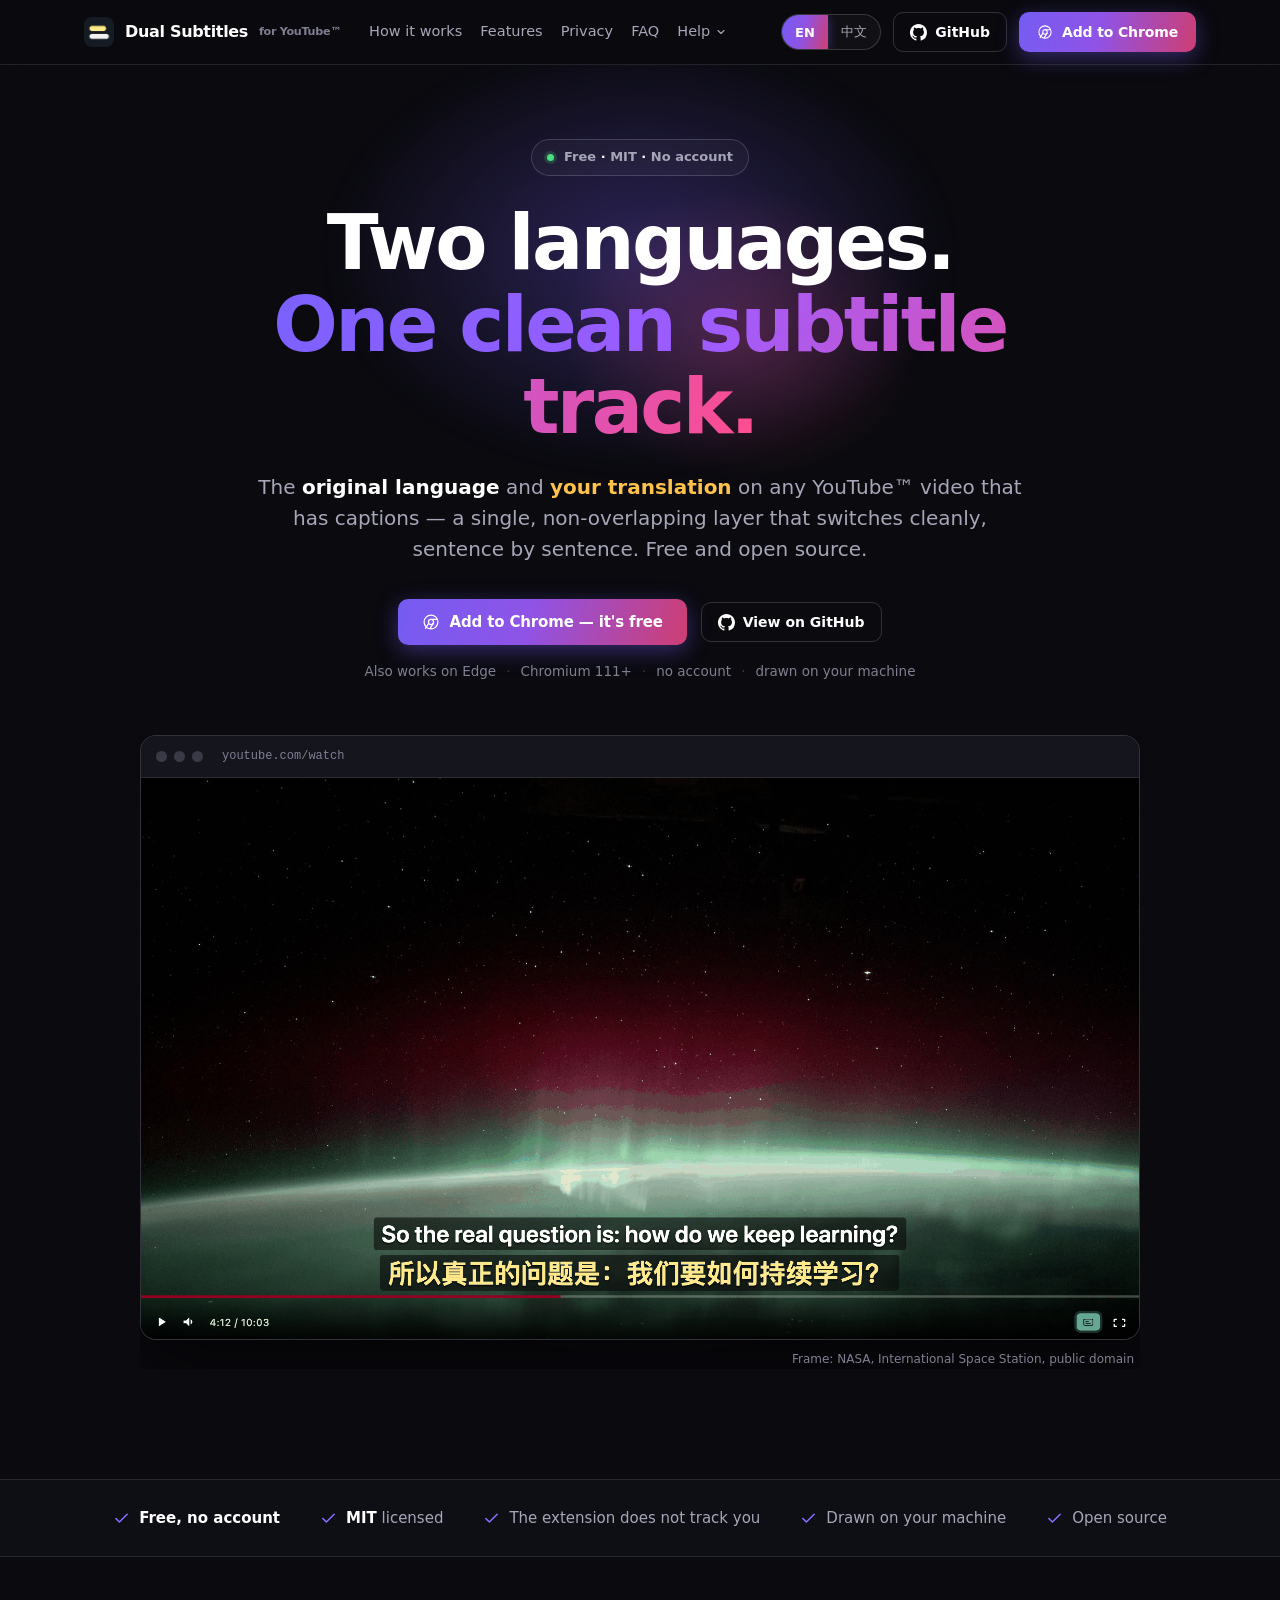
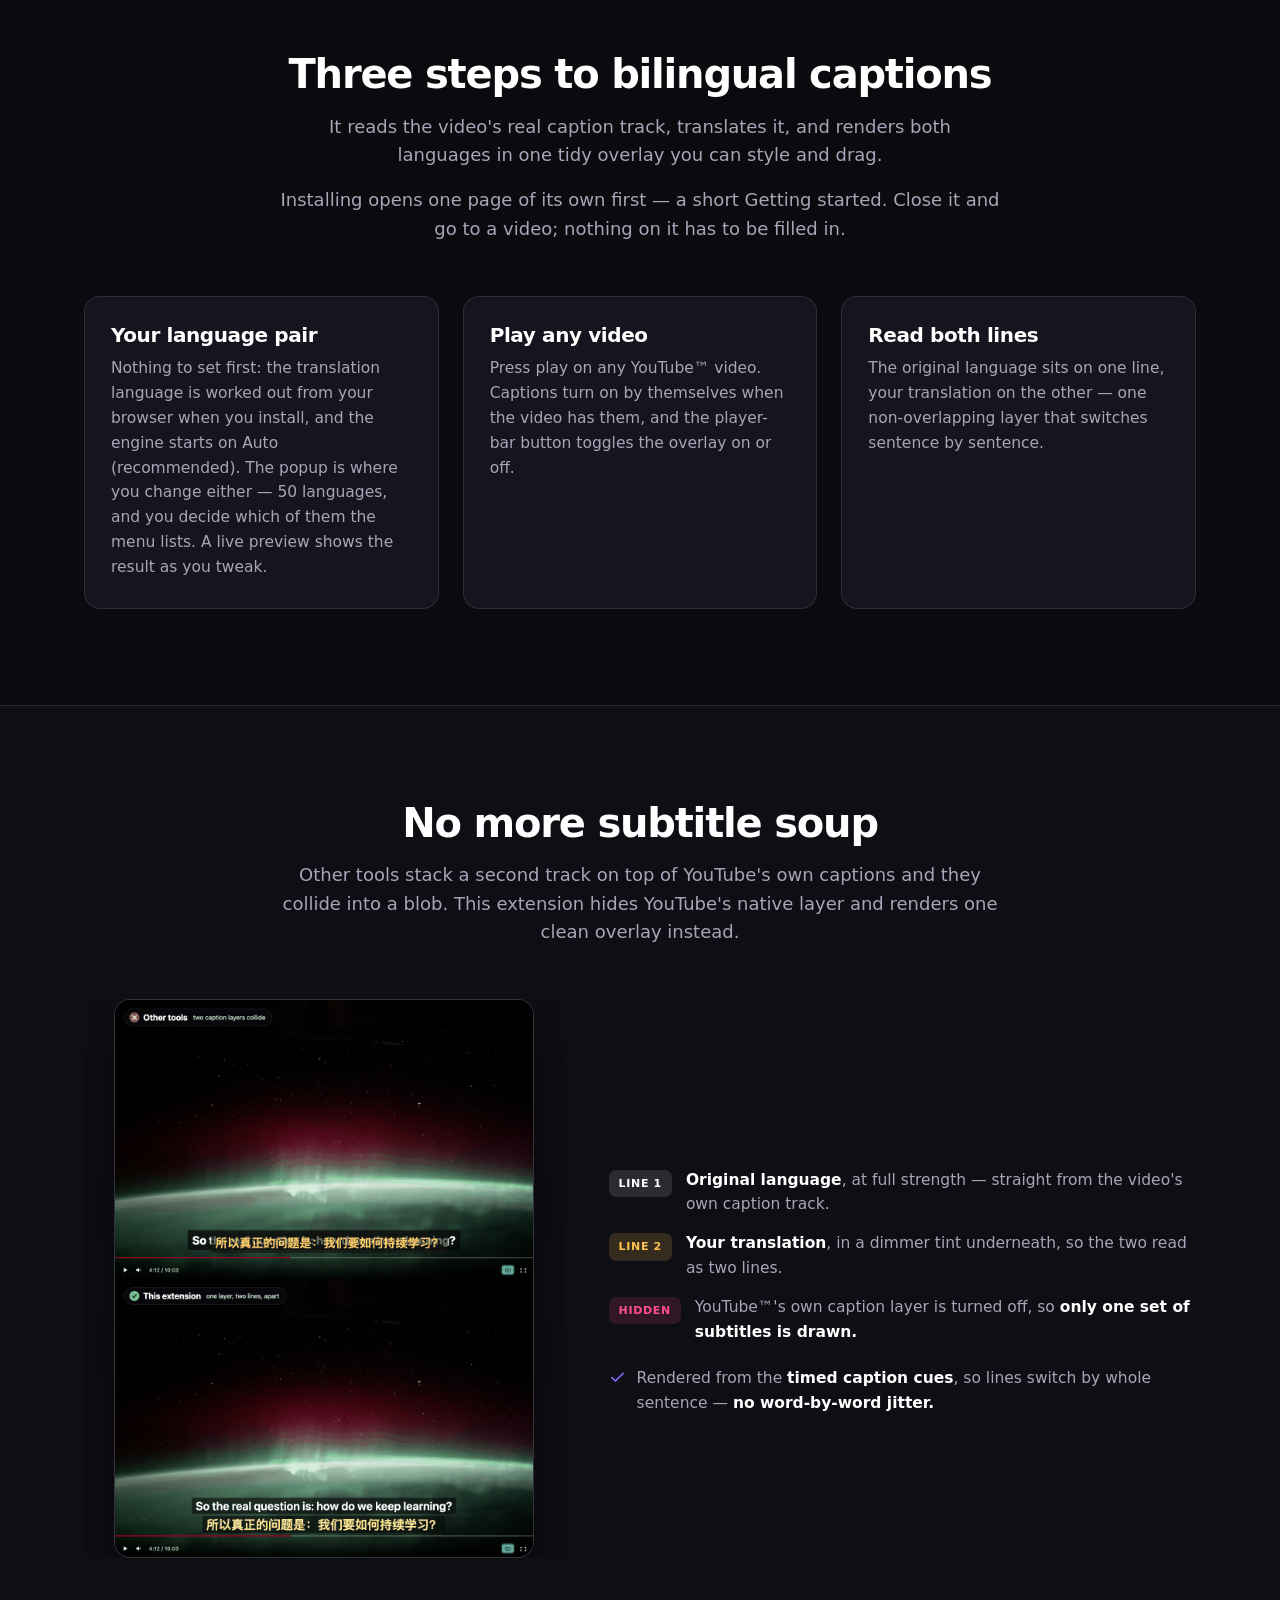
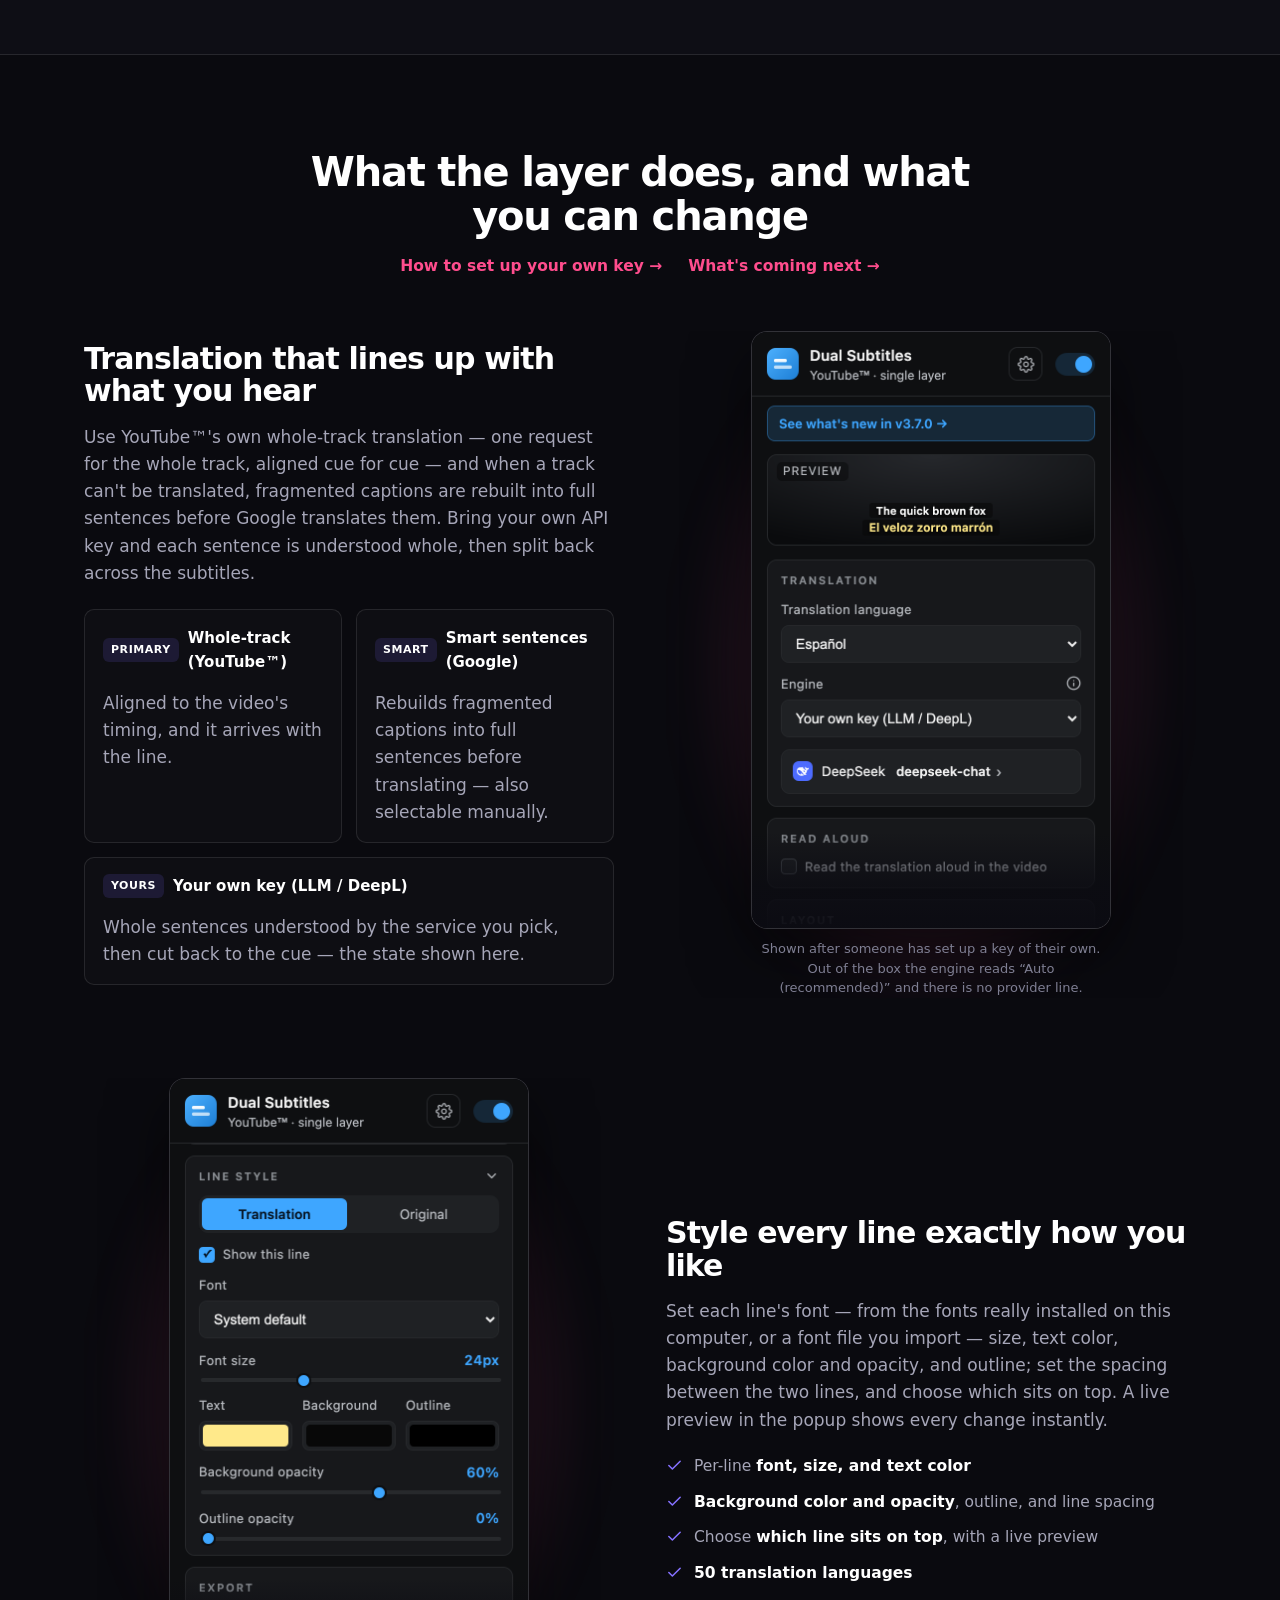
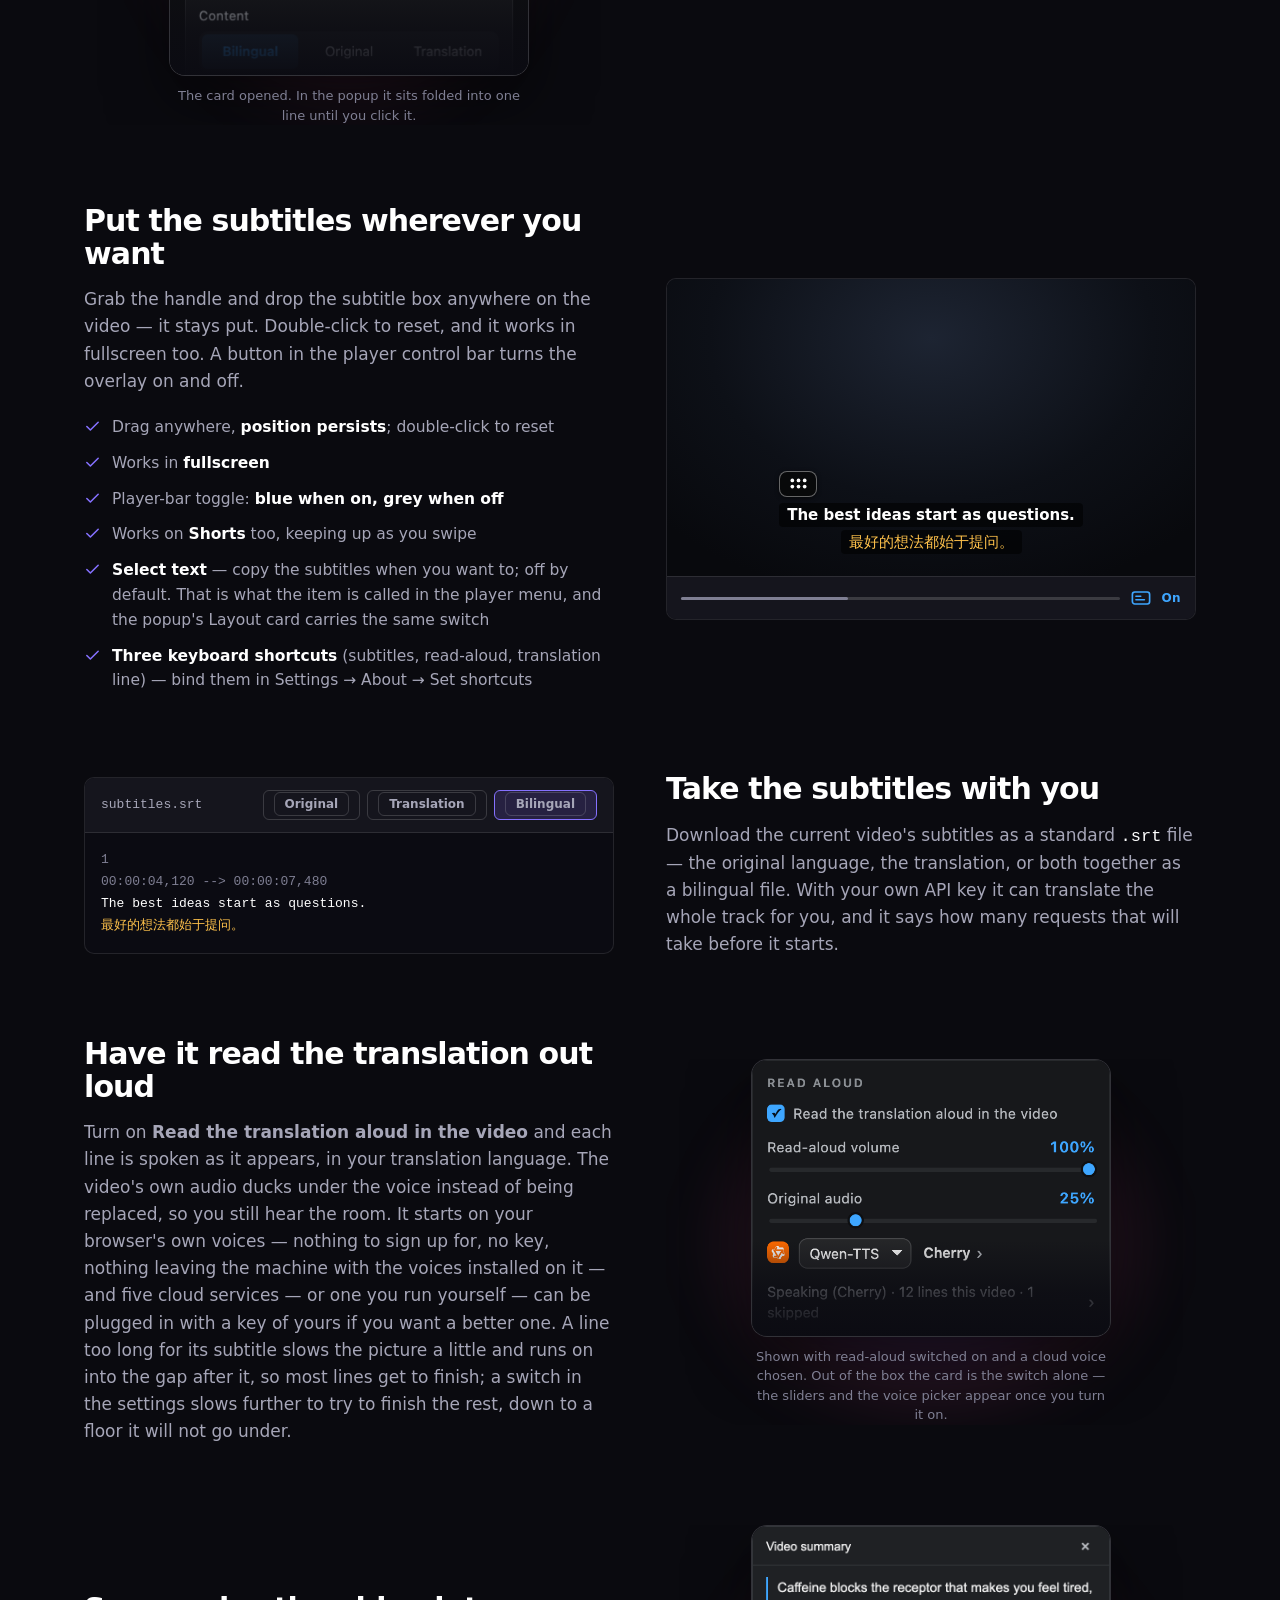
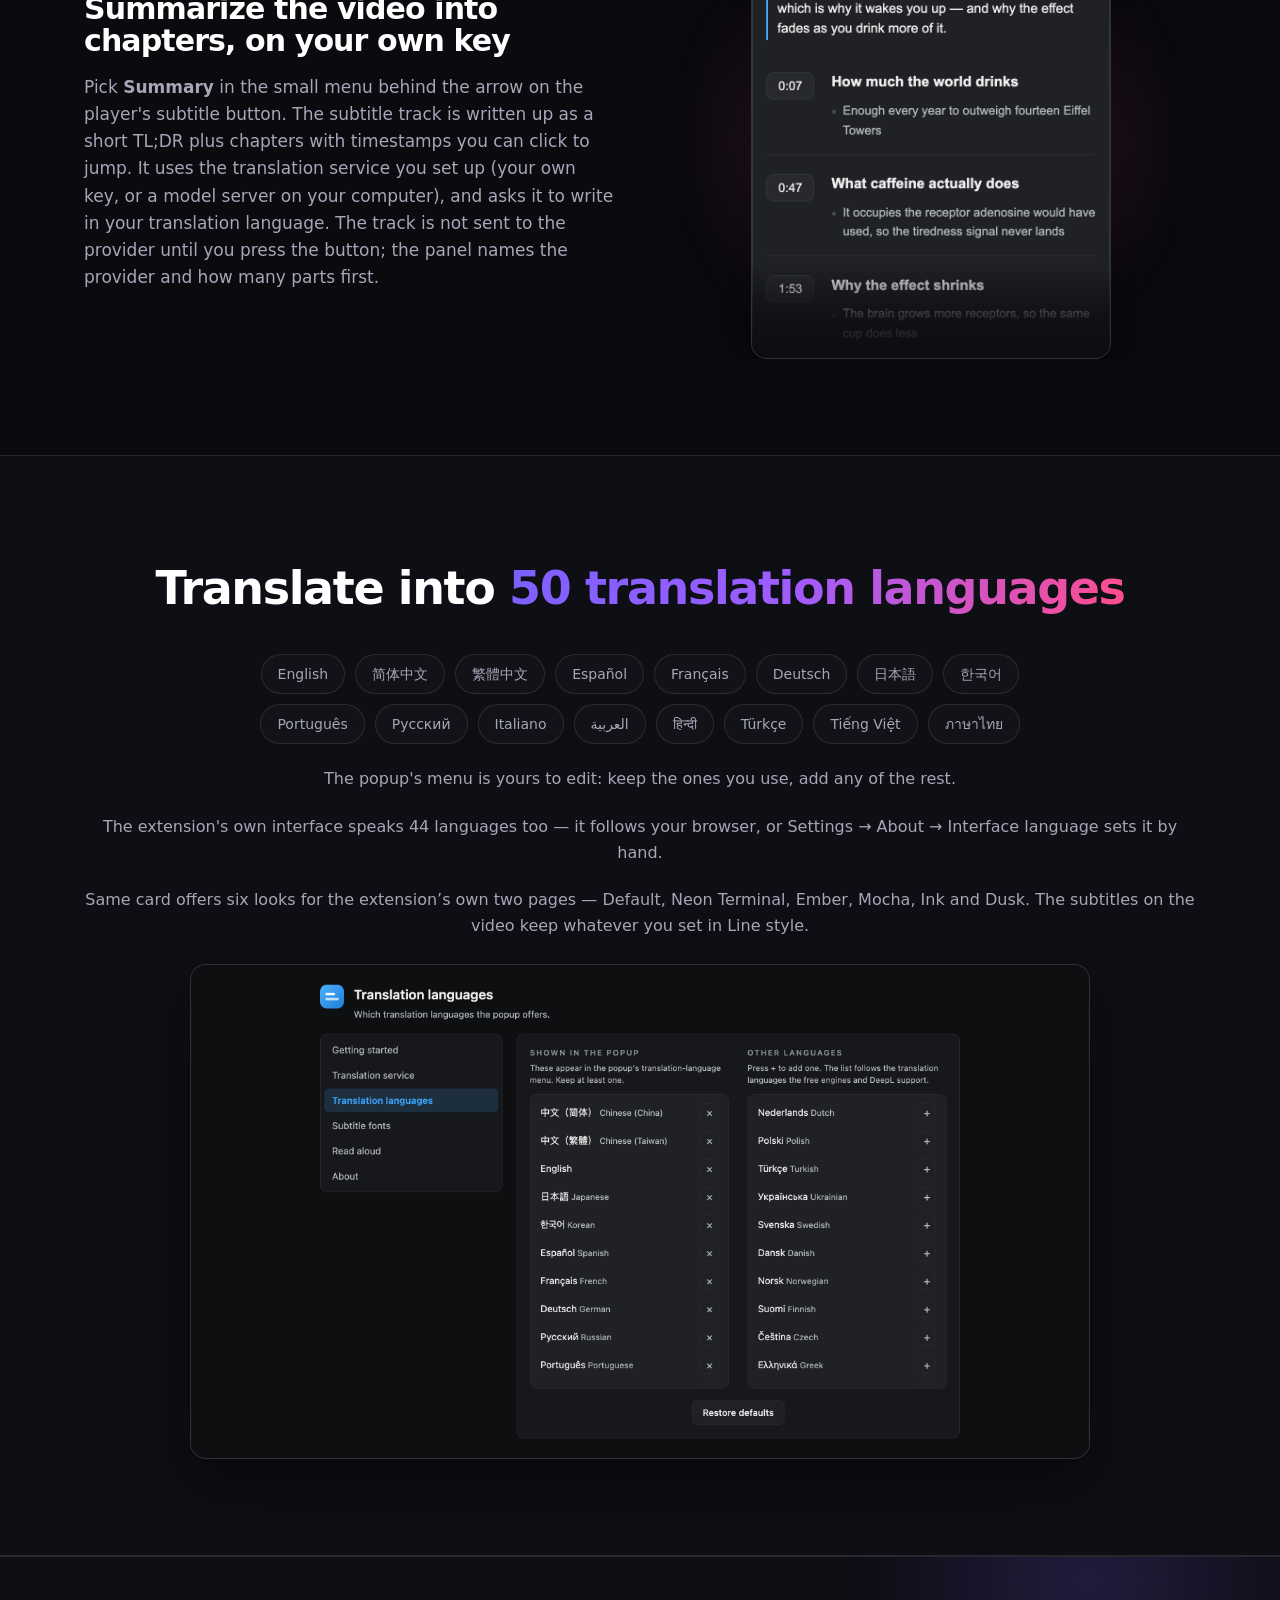
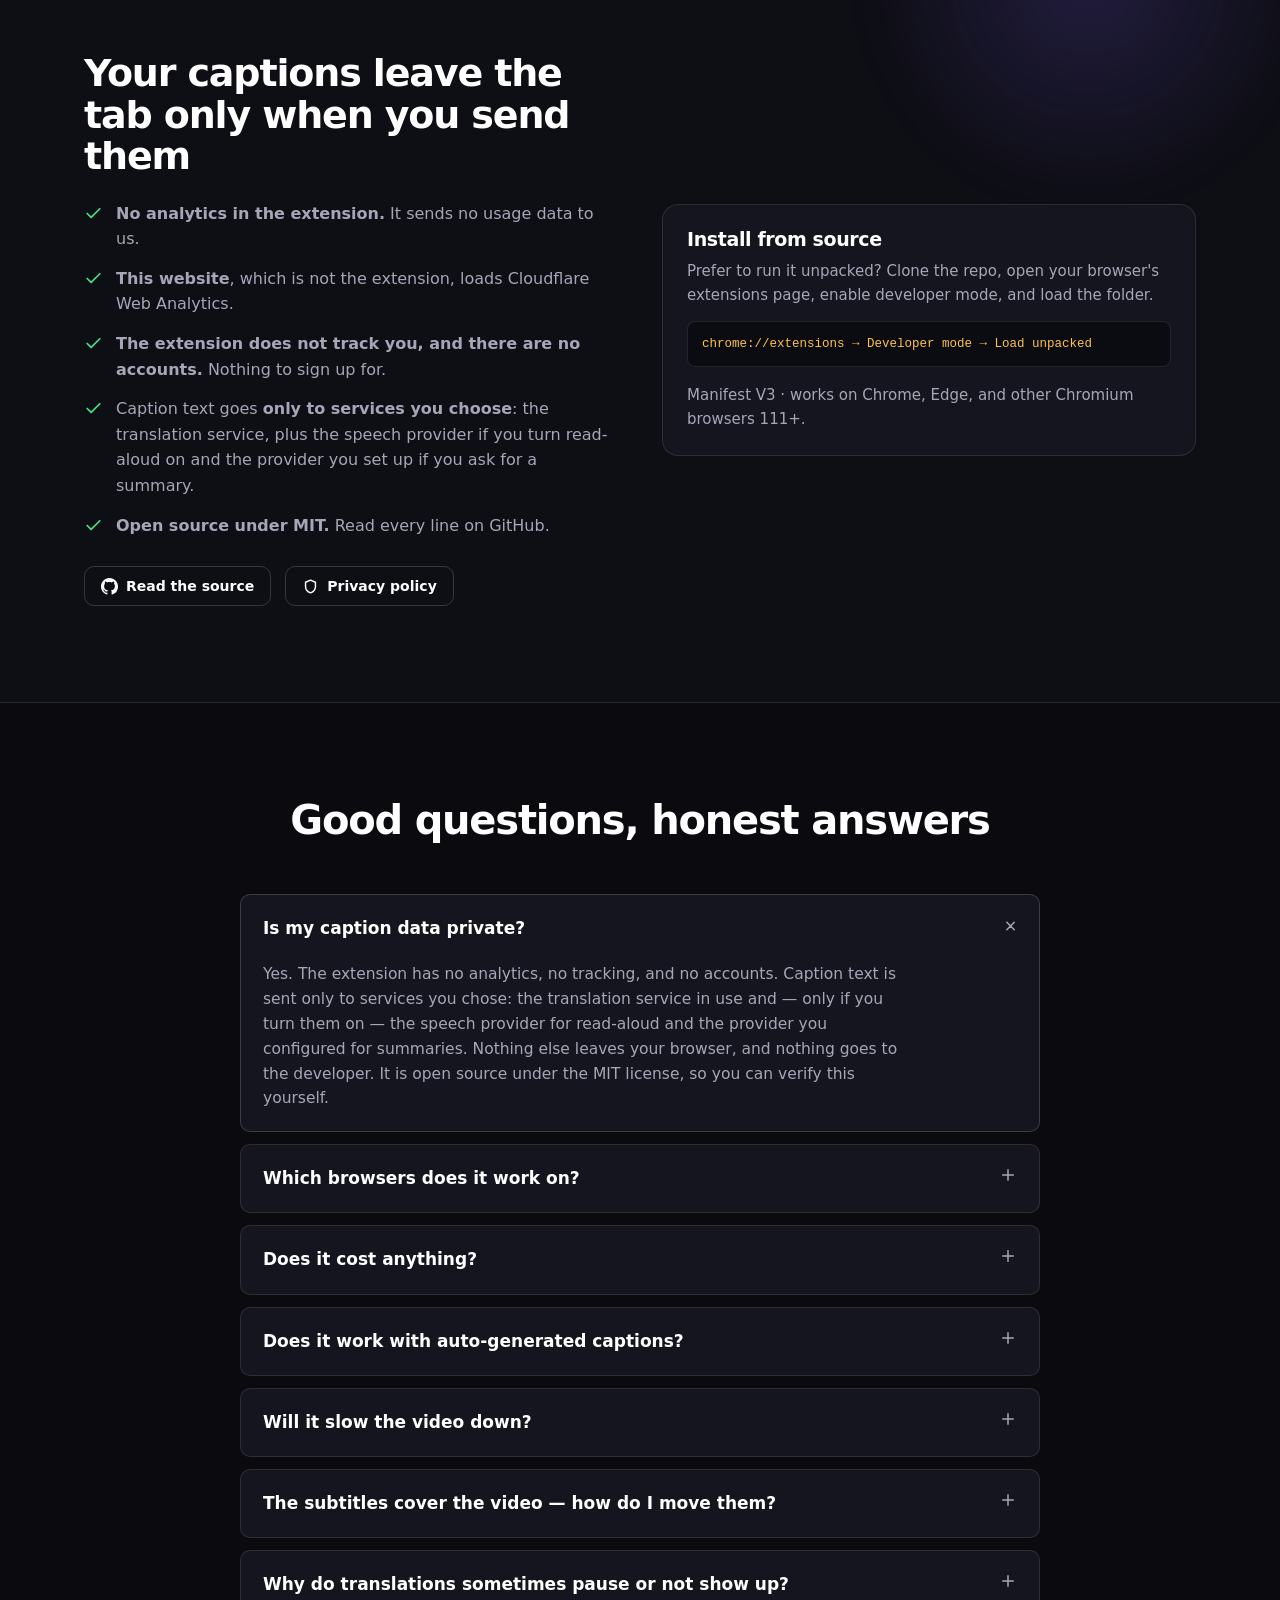
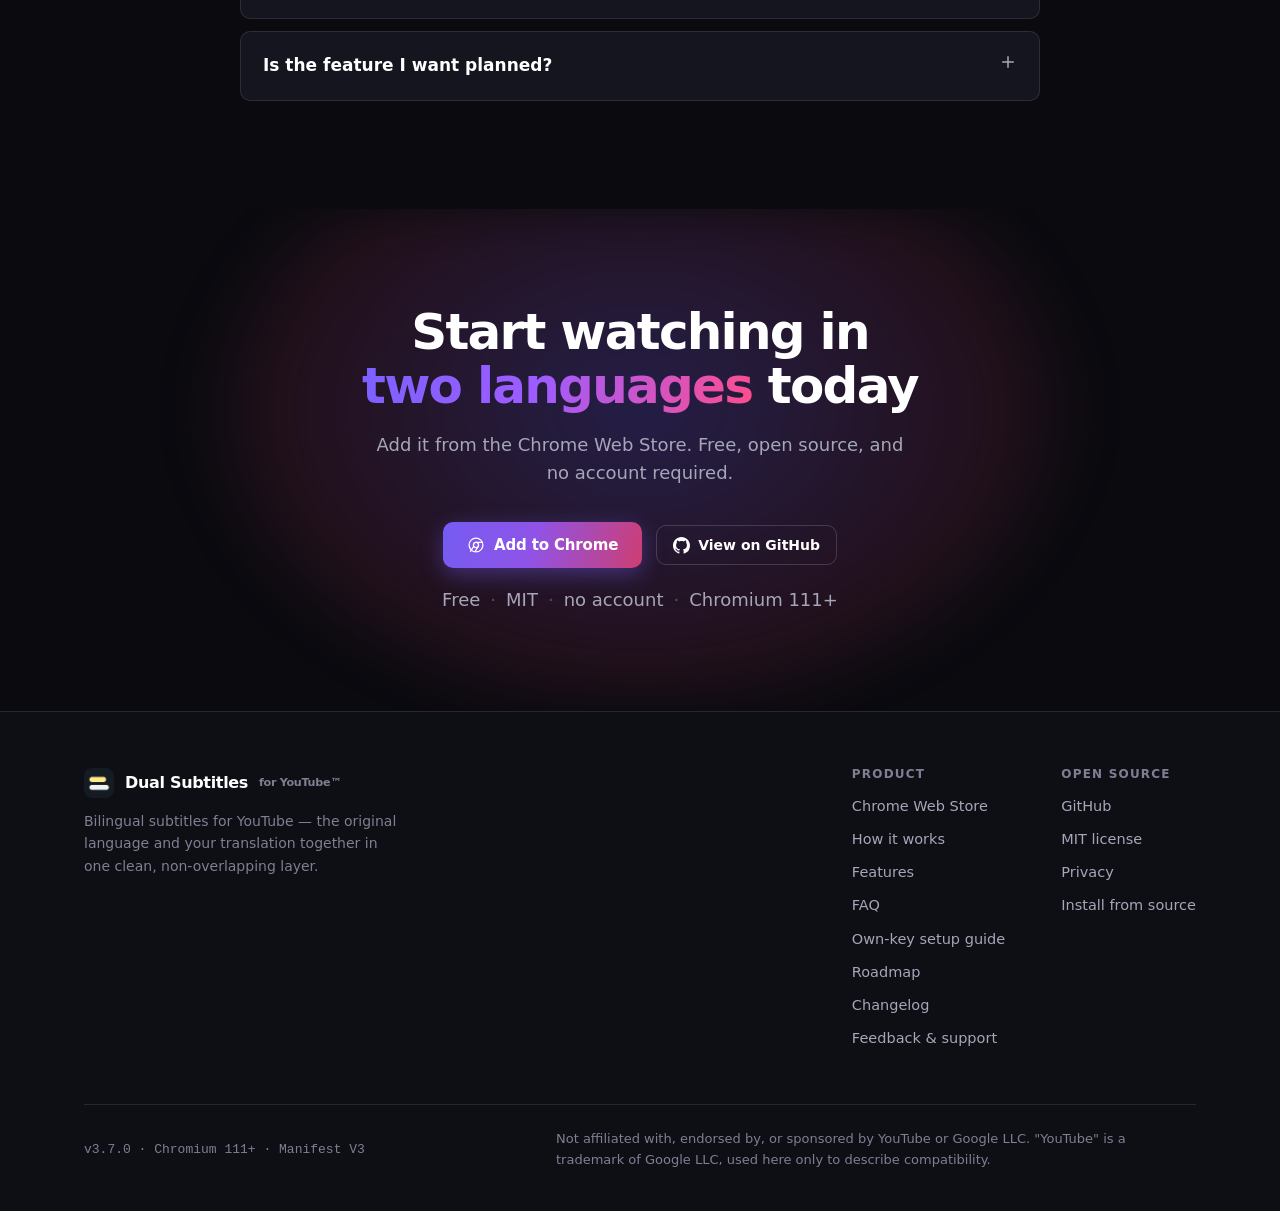
<file: index.html>
<!doctype html>
<html lang="en" data-title-en="Dual Subtitles for YouTube™ — bilingual captions in one clean layer" data-title-zh="Dual Subtitles for YouTube™ — 双语字幕，干净的一层">
<head>
<meta charset="utf-8">
<meta name="viewport" content="width=device-width, initial-scale=1">
<link rel="icon" type="image/png" href="assets/icon.png">
<title>Dual Subtitles for YouTube™ — bilingual captions in one clean layer</title>
<link rel="canonical" href="https://gythiro.github.io/yt-dual-subs/">
<link rel="alternate" hreflang="en" href="https://gythiro.github.io/yt-dual-subs/?lang=en">
<link rel="alternate" hreflang="zh" href="https://gythiro.github.io/yt-dual-subs/?lang=zh">
<link rel="alternate" hreflang="x-default" href="https://gythiro.github.io/yt-dual-subs/">
<meta name="description" content="A free, open-source (MIT) Chrome and Edge extension that shows the original language and your translation together as a single, non-overlapping subtitle layer on every YouTube video." data-desc-en="A free, open-source (MIT) Chrome and Edge extension that shows the original language and your translation together as a single, non-overlapping subtitle layer on every YouTube video." data-desc-zh="免费开源（MIT）的 Chrome / Edge 扩展：在每一支 YouTube 视频上，把原文和你的译文放在同一个整齐的字幕层里同时显示，两行互不遮挡。">
<!-- Link preview. Title and description are this page's own, so there is one
     place to change them. Card image is script-generated (site-shot.js og). -->
<meta property="og:type" content="website">
<meta property="og:site_name" content="Dual Subtitles for YouTube">
<meta property="og:title" content="Dual Subtitles for YouTube™ — bilingual captions in one clean layer">
<meta property="og:description" content="A free, open-source (MIT) Chrome and Edge extension that shows the original language and your translation together as a single, non-overlapping subtitle layer on every YouTube video.">
<meta property="og:url" content="https://gythiro.github.io/yt-dual-subs/">
<meta property="og:image" content="https://gythiro.github.io/yt-dual-subs/assets/og.png">
<meta property="og:image:width" content="1200">
<meta property="og:image:height" content="630">
<meta property="og:image:alt" content="A YouTube player showing one subtitle box with an English line above its Chinese translation.">
<meta name="twitter:card" content="summary_large_image">
<meta name="twitter:title" content="Dual Subtitles for YouTube™ — bilingual captions in one clean layer">
<meta name="twitter:description" content="A free, open-source (MIT) Chrome and Edge extension that shows the original language and your translation together as a single, non-overlapping subtitle layer on every YouTube video.">
<meta name="twitter:image" content="https://gythiro.github.io/yt-dual-subs/assets/og.png">
<meta name="google-site-verification" content="ntm8sJQODSKTGupy_ClPUO9-YWm4VlE0yaUUz0T4YYY" />
<style>
  :root{
    --bg:#0A0A0F;
    --bg-2:#0E0E15;
    --bg-3:#12121C;
    --card:#15151F;
    --ink:#FFFFFF;
    --muted:#A6A6B8;
    --muted-2:#7F7F93;
    --line:rgba(255,255,255,0.10);
    --line-2:rgba(255,255,255,0.16);
    --accent:#8571FF;
    --accent-2:#FF4D8D;
    --translation:#FFC24B;
    --grad:linear-gradient(105deg,#7B61FF 0%,#9E5CFF 45%,#FF4D8D 100%);
    --grad-on:linear-gradient(105deg,#755CF2 0%,#8F53E7 45%,#CE3E72 100%);
    --radius:10px;
    --radius-lg:16px;
    --maxw:1160px;
    font-synthesis-weight:none;
  }
  *{box-sizing:border-box}
  html{scroll-behavior:smooth;overflow-y:scroll} /* scrollbar always on: no nav shift between pages */
  body{
    margin:0;
    background:var(--bg);
    color:var(--ink);
    font-family:-apple-system,BlinkMacSystemFont,"Segoe UI",Roboto,system-ui,"Helvetica Neue",Arial,sans-serif;
    font-size:17px;
    line-height:1.6;
    -webkit-font-smoothing:antialiased;
    text-rendering:optimizeLegibility;
  }
  img{max-width:100%;height:auto;display:block}
  a{color:inherit;text-decoration:none}
  h1,h2,h3{margin:0;font-weight:700;letter-spacing:-0.02em;line-height:1.08}
  p{margin:0}
  ::selection{background:rgba(123,97,255,0.35)}
  .wrap{max-width:var(--maxw);margin:0 auto;padding:0 24px}
  .mono{font-family:ui-monospace,"SF Mono",Menlo,Consolas,"Liberation Mono",monospace}

  /* i18n visibility */
  [data-zh]{display:none}
  html[lang="zh"] [data-en]{display:none}
  html[lang="zh"] [data-zh]{display:inline}
  html[lang="zh"] p[data-zh],
  html[lang="zh"] h1[data-zh],
  html[lang="zh"] h2[data-zh],
  html[lang="zh"] h3[data-zh],
  html[lang="zh"] h4[data-zh],
  html[lang="zh"] div[data-zh],
  html[lang="zh"] code[data-zh],
  html[lang="zh"] li[data-zh]{display:block}
  /* code variants are display:block via .dev-note code; keep EN hide / ZH show correct */
  .dev-note code[data-zh]{display:none}
  html[lang="zh"] .dev-note code[data-en]{display:none}
  html[lang="zh"] .dev-note code[data-zh]{display:block}

  /* nav */
  /* The nav is sticky, so an anchor jump lands underneath it. Nothing
     was hiding today only because every section carries its own 78–103px
     of padding — which is luck, not a decision, and stops being true the
     moment a section is laid out more tightly. */
  html{scroll-padding-top:76px}
  .nav{position:sticky;top:0;z-index:50;backdrop-filter:saturate(140%) blur(12px);background:rgba(10,10,15,0.72);border-bottom:1px solid var(--line)}
  .nav-in{display:flex;align-items:center;gap:20px;height:64px}
  .brand{display:flex;align-items:center;gap:11px;font-weight:700;letter-spacing:-0.02em;font-size:16px;white-space:nowrap;flex:none}
  .brand img{width:30px;height:30px;border-radius:8px;aspect-ratio:1/1;object-fit:cover}
  .brand .tm{font-size:0.7em;vertical-align:super;color:var(--muted-2);font-weight:600}
  .nav-links{display:flex;align-items:center;gap:18px;margin-left:8px;flex:none}
  /* anchors and the dropdown button must be laid out the SAME way, or the
     stretched anchor puts its text at the top of the box while the inline-flex
     button centres its own — 3px apart, which is visible in the bar. */
  .nav-links>a,.nav-links>.nav-drop{display:flex;align-items:center}
  .nav-links a{color:var(--muted);font-size:14.5px;font-weight:500;white-space:nowrap;padding:5px 0}
  .nav-links a:hover{color:var(--ink)}
  .nav-right{margin-left:auto;display:flex;align-items:center;gap:12px}
  .ghost{display:inline-flex;align-items:center;gap:8px;padding:0 16px;height:40px;border:1px solid var(--line-2);border-radius:var(--radius);color:var(--ink);font-size:14px;font-weight:600;transition:border-color .15s,background .15s;white-space:nowrap}
  .ghost:hover{border-color:rgba(255,255,255,0.34);background:rgba(255,255,255,0.04)}
  .btn{display:inline-flex;align-items:center;justify-content:center;gap:9px;height:46px;padding:0 24px;border-radius:var(--radius);background:var(--grad-on);color:#fff;font-size:15px;font-weight:700;letter-spacing:-0.01em;border:0;cursor:pointer;box-shadow:0 6px 22px rgba(123,97,255,0.38);transition:transform .12s ease,box-shadow .15s ease}
  .btn:hover{transform:translateY(-1px);box-shadow:0 10px 30px rgba(123,97,255,0.5)}
  .btn.sm{height:40px;padding:0 18px;font-size:14px;white-space:nowrap}
  .btn svg,.ghost svg{flex:none}
  :focus-visible{outline:2px solid var(--accent);outline-offset:3px;border-radius:6px}

  /* language toggle */
  .lang-toggle{display:inline-flex;align-items:center;border:1px solid var(--line-2);border-radius:999px;overflow:hidden;background:rgba(255,255,255,0.03);height:36px;flex:none}
  .lang-toggle button{appearance:none;border:0;background:transparent;color:var(--muted);font-size:13px;font-weight:700;letter-spacing:0.01em;padding:0 13px;height:100%;cursor:pointer;font-family:inherit;transition:color .15s,background .15s;white-space:nowrap}
  .lang-toggle button:hover{color:var(--ink)}
  .lang-toggle button.active{color:#fff;background:var(--grad-on);box-shadow:0 2px 10px rgba(123,97,255,0.4)}


  /* hero */
  .hero{position:relative;text-align:center;padding:74px 0 40px;overflow:hidden}
  .bloom{position:absolute;inset:0;pointer-events:none;z-index:0}
  .bloom::before{content:"";position:absolute;top:-120px;left:50%;transform:translateX(-50%);width:900px;height:620px;max-width:130vw;background:radial-gradient(50% 50% at 50% 50%,rgba(123,97,255,0.30),rgba(123,97,255,0) 70%);filter:blur(10px)}
  .bloom::after{content:"";position:absolute;top:60px;left:50%;transform:translateX(-30%);width:520px;height:420px;max-width:90vw;background:radial-gradient(50% 50% at 50% 50%,rgba(255,77,141,0.22),rgba(255,77,141,0) 70%)}
  .hero-in{position:relative;z-index:1}
  .pill{display:inline-flex;align-items:center;gap:10px;padding:7px 15px;border:1px solid var(--line-2);border-radius:999px;background:rgba(255,255,255,0.03);font-size:13px;font-weight:600;color:var(--muted)}
  .pill b{color:var(--ink);font-weight:700}
  .dot{width:7px;height:7px;border-radius:50%;background:#4ade80;box-shadow:0 0 0 3px rgba(74,222,128,0.18)}
  h1{font-size:clamp(40px,7vw,76px);letter-spacing:-0.035em;margin:26px auto 0;max-width:16ch}
  h1 .g{background:var(--grad);-webkit-background-clip:text;background-clip:text;color:transparent}
  .sub{max-width:60ch;margin:24px auto 0;color:var(--muted);font-size:clamp(17px,2.2vw,20px);line-height:1.55}
  .sub .orig{color:var(--ink);font-weight:600}
  .sub .tr{color:var(--translation);font-weight:600}
  .cta{display:flex;flex-wrap:wrap;gap:14px;justify-content:center;align-items:center;margin-top:34px}
  .microcopy{margin-top:16px;font-size:13.5px;color:var(--muted-2);display:flex;gap:10px;justify-content:center;flex-wrap:wrap;align-items:center}
  .microcopy .sep{opacity:.4}
  .textlink{color:var(--muted);font-weight:600;font-size:14px;display:inline-flex;gap:6px;align-items:center;border-bottom:1px solid transparent}
  .textlink:hover{color:var(--ink);border-bottom-color:var(--line-2)}

  /* framed screenshot */
  .shot{position:relative;margin:52px auto 0;max-width:1000px}
  .shot .glow{position:absolute;inset:-6% -4% -14% -4%;background:radial-gradient(60% 60% at 50% 40%,rgba(123,97,255,0.34),rgba(255,77,141,0.14) 55%,transparent 72%);filter:blur(30px);z-index:0}
  .frame{position:relative;z-index:1;border:1px solid var(--line-2);border-radius:var(--radius-lg);background:#0b0b12;box-shadow:0 30px 80px rgba(0,0,0,0.6);overflow:hidden}
  .frame .bar{display:flex;align-items:center;gap:7px;padding:11px 15px;background:#15151d;border-bottom:1px solid var(--line)}
  .frame .bar i{width:11px;height:11px;border-radius:50%;background:#3a3a46}
  .frame .bar .url{margin-left:12px;font-size:12px;color:var(--muted-2);font-family:ui-monospace,Menlo,Consolas,monospace}
  .shot .credit{position:relative;z-index:1;margin:10px 6px 0;text-align:right;font-size:12px;color:var(--muted-2)}
  .frame img{width:100%;height:auto;aspect-ratio:16/9;object-fit:contain;display:block;background:#0b0b12}

  /* trust strip */
  .trust{border-top:1px solid var(--line);border-bottom:1px solid var(--line);background:var(--bg-2);margin-top:70px}
  .trust-in{display:flex;flex-wrap:wrap;gap:14px 40px;align-items:center;justify-content:center;padding:26px 24px;text-align:center}
  .trust b{color:var(--ink);font-weight:700}
  .trust .item{font-size:15px;color:var(--muted);display:inline-flex;align-items:center;gap:9px}
  .trust .item svg{color:var(--accent)}

  section{padding:96px 0}
  .sec-head{max-width:720px;margin:0 auto 52px;text-align:center}
  .sec-head h2{font-size:clamp(28px,4vw,40px);letter-spacing:-0.03em}
  .sec-head p{color:var(--muted);margin-top:16px;font-size:18px}

  /* steps */
  .steps{display:grid;grid-template-columns:repeat(3,1fr);gap:24px}
  .step{position:relative;background:var(--card);border:1px solid var(--line);border-radius:var(--radius-lg);padding:28px 26px}
  .step h3{font-size:20px;margin-top:0;letter-spacing:-0.02em}
  .step p{color:var(--muted);margin-top:10px;font-size:15.5px}

  /* before/after */
  .compare{display:grid;grid-template-columns:0.9fr 1.1fr;gap:44px;align-items:center}
  .compare .media{position:relative}
  .compare .media .glow{position:absolute;inset:-8%;background:radial-gradient(55% 55% at 50% 50%,rgba(123,97,255,0.30),transparent 70%);filter:blur(24px);z-index:0}
  .compare .media .imgframe{position:relative;z-index:1;border:1px solid var(--line-2);border-radius:var(--radius-lg);overflow:hidden;box-shadow:0 24px 60px rgba(0,0,0,0.55);max-width:420px;margin:0 auto;background:#0b0b12}
  .compare .media img{width:100%;height:auto;aspect-ratio:1080/1440;object-fit:contain;background:#0b0b12}
  .anat{list-style:none;padding:0;margin:26px 0 0;display:grid;gap:14px}
  .anat li{display:flex;gap:14px;align-items:flex-start}
  .anat .tag{flex:none;font-size:11px;font-weight:700;letter-spacing:0.06em;text-transform:uppercase;padding:5px 10px;border-radius:7px;margin-top:2px}
  .tag.orig{background:rgba(255,255,255,0.12);color:#fff}
  .tag.tr{background:rgba(255,194,75,0.16);color:var(--translation)}
  .tag.hide{background:rgba(255,77,141,0.14);color:var(--accent-2)}
  .anat li p{color:var(--muted);font-size:15.5px}
  .anat li b{color:var(--ink);font-weight:600}

  /* feature rows */
  .rows{display:grid;gap:80px}
  .row{display:grid;grid-template-columns:1fr 1fr;gap:52px;align-items:center}
  .row.rev .txt{order:2}
  .row .txt h3{font-size:clamp(24px,3vw,30px);letter-spacing:-0.03em}
  .row .txt p{color:var(--muted);margin-top:16px;font-size:17px}
  .flist{list-style:none;padding:0;margin:20px 0 0;display:grid;gap:11px}
  .flist li{display:flex;gap:11px;align-items:flex-start;color:var(--muted);font-size:15.5px}
  .flist li svg{flex:none;margin-top:3px;color:var(--accent)}
  .flist li b{color:var(--ink);font-weight:600}
  .media-frame{position:relative}
  /* A line under a screenshot that says which STATE it is showing. Three of
     these pictures are of the product after someone has set something up —
     a key chosen, read-aloud switched on, a folded card opened — and a reader
     who opens the popup expecting the picture finds a plainer screen and
     wonders whether they installed the wrong thing. */
  .media-frame .shot-note{position:relative;z-index:1;margin:10px auto 0;max-width:360px;
    color:var(--muted-2);font-size:13px;line-height:1.5;text-align:center}
  .media-frame .glow{position:absolute;inset:-10% -6%;background:radial-gradient(55% 60% at 50% 50%,rgba(123,97,255,0.28),rgba(255,77,141,0.10) 55%,transparent 72%);filter:blur(28px);z-index:0}
  .media-frame .card-img{position:relative;z-index:1;border:1px solid var(--line-2);border-radius:var(--radius-lg);overflow:hidden;box-shadow:0 24px 60px rgba(0,0,0,0.5);background:#0b0b12}
  .media-frame img{width:100%;height:auto;object-fit:contain;background:#0b0b12}
  .media-frame img.ar-settings{aspect-ratio:1280/800}
  .media-frame img.ar-hero{aspect-ratio:16/9}
  .media-frame img.ar-compare{aspect-ratio:1080/1440;max-width:420px;margin:0 auto}
  /* The popup shots are the real popup at its real size — 360x600, the width it
     is authored at and the height Chrome gives a browser action. Capping the
     width keeps it at 1:1 instead of blowing 360px of UI up to 500. */
  .media-frame img.ar-popup{aspect-ratio:360/600;display:block}
  /* The cap is on the FRAME, not the image: capping only the image leaves a
     530px card with a 360px popup centred in it and the fade below spanning
     the empty sides rather than the picture. */
  .media-frame .card-img.fade-b{max-width:360px;margin:0 auto}
  /* The panel is taller than 600px, so the shot ends mid-card. Fade the cut the
     way the store composite does — a hard edge through a control reads as a
     broken image rather than as "there is more below". */
  .media-frame .card-img.fade-b::after{content:"";position:absolute;left:0;right:0;bottom:0;
    height:96px;pointer-events:none;
    background:linear-gradient(to bottom,rgba(11,11,18,0) 0%,rgba(11,11,18,0.72) 55%,rgba(11,11,18,0.97) 100%)}

  /* engine strip */
  .engines{display:flex;flex-wrap:wrap;gap:14px;margin-top:22px}
  .engine{flex:1 1 220px;border:1px solid var(--line);border-radius:var(--radius);padding:16px 18px;background:rgba(255,255,255,0.02)}
  .engine .h{display:flex;align-items:center;gap:9px;font-weight:700;font-size:15px}
  .engine .h span.badge{font-size:11px;font-weight:700;letter-spacing:0.05em;text-transform:uppercase;color:var(--ink);background:rgba(123,97,255,0.14);padding:3px 8px;border-radius:6px}
  .engine p{margin-top:8px;color:var(--muted);font-size:14px}

  /* srt */
  .srt{margin-top:20px;border:1px solid var(--line);border-radius:var(--radius);overflow:hidden;background:#0b0b12}
  .srt .head{display:flex;flex-wrap:wrap;align-items:center;gap:10px;padding:12px 16px;border-bottom:1px solid var(--line);background:#15151d}
  .srt .head .fn{font-size:13px;color:var(--muted);font-family:ui-monospace,Menlo,Consolas,monospace}
  .srt .head .opts{margin-left:auto;display:flex;gap:7px;flex-wrap:wrap}
  .srt .head .opts span{font-size:12px;font-weight:600;color:var(--muted);border:1px solid var(--line-2);border-radius:6px;padding:4px 10px}
  .srt .head .opts span.on{color:#fff;border-color:var(--accent);background:rgba(123,97,255,0.16)}
  .srt pre{margin:0;padding:16px;font-size:13px;line-height:1.7;color:var(--muted);overflow-x:auto;font-family:ui-monospace,Menlo,Consolas,monospace}
  .srt pre .t{color:var(--muted-2)}
  .srt pre .o{color:#fff}
  .srt pre .x{color:var(--translation)}

  /* drag / toggle mock — the "put the subtitles wherever you want" section.
     It used to reuse hero.png, which has no handle in it (content.css keeps
     .ytds-handle at opacity 0 until the player is hovered and not autohiding)
     and no player bar, so the image could not show either thing the section
     claims. A photograph that CAN show both is very hard to make land twice,
     and YouTube moves its own controls around — the same reason this project
     already refused to record a video tutorial. So the shapes come from the
     shipping code instead: the six-dot grip is content.js buildHandle(), the
     toggle is ensureToggleButton(), and the grip's chrome is content.css
     .ytds-handle. It cannot go stale into a wrong claim the way a still can. */
  .dragmock{border:1px solid var(--line);border-radius:var(--radius);overflow:hidden;background:#0b0b12}
  .dragmock .stage{position:relative;aspect-ratio:16/9;
    background:radial-gradient(70% 90% at 50% 20%,#1d2432 0%,#0d1017 60%,#08090d 100%);
    display:flex;align-items:flex-end;justify-content:center;padding:0 18px 22px}
  .dragmock .subbox{position:relative;display:flex;flex-direction:column;align-items:center;gap:3px}
  /* Same geometry as content.css .ytds-handle: 38x26, radius 8, sitting above
     the text block and flush with its left edge. Shown here because the point
     of the picture is that it exists. */
  .dragmock .grip{position:absolute;top:-32px;left:0;width:38px;height:26px;border-radius:8px;
    background:rgba(8,8,8,0.78);border:1px solid rgba(255,255,255,0.38);color:#fff;
    display:grid;place-items:center;box-shadow:0 1px 4px rgba(0,0,0,0.6)}
  .dragmock .grip svg{width:21px;height:15px;display:block}
  .dragmock .l1,.dragmock .l2{display:inline-block;padding:2px 8px;border-radius:4px;
    background:rgba(0,0,0,0.6);font-weight:700;line-height:1.35;font-size:15px;text-align:center}
  .dragmock .l1{color:#fff}
  .dragmock .l2{color:var(--translation)}
  .dragmock .bar{display:flex;align-items:center;gap:10px;padding:10px 14px;
    border-top:1px solid var(--line);background:#15151d}
  .dragmock .track{flex:1;height:3px;border-radius:2px;background:var(--line-2)}
  .dragmock .track i{display:block;width:38%;height:100%;border-radius:2px;background:var(--muted-2)}
  .dragmock .tg{width:22px;height:22px;color:#3ea6ff;flex:none}
  .dragmock .tg-lbl{font-size:12px;font-weight:700;color:#3ea6ff;letter-spacing:0.03em}
  @media (max-width:520px){ .dragmock .l1,.dragmock .l2{font-size:13px} }
  /* The SRT sample and the drag mock ARE their sections' visuals — they stand
     where the image column goes, so they need no top margin and have to clear
     the frame's glow. */
  .media-frame .srt,.media-frame .dragmock{margin-top:0;position:relative;z-index:1}

  /* languages */
  .langs-band{text-align:center}
  .lang-count{font-size:clamp(30px,5vw,46px);letter-spacing:-0.03em;font-weight:700}
  .lang-count .g{background:var(--grad);-webkit-background-clip:text;background-clip:text;color:transparent}
  .chips{display:flex;flex-wrap:wrap;gap:10px;justify-content:center;max-width:820px;margin:28px auto 0}
  .chip{border:1px solid var(--line);border-radius:999px;padding:8px 16px;font-size:14px;font-weight:500;color:var(--muted);background:rgba(255,255,255,0.02)}
  /* The chips say how many languages there are; the shot says you get to choose
     which ones. Same aspect as the file (1280x703) so nothing is letterboxed. */
  .lang-note{color:var(--muted);margin-top:22px;font-size:16px}
  .lang-shot{max-width:900px;margin:26px auto 0;border:1px solid var(--line-2);border-radius:var(--radius-lg);overflow:hidden;box-shadow:0 24px 60px rgba(0,0,0,0.45);background:#0b0b12}
  .lang-shot img{display:block;width:100%;height:auto;aspect-ratio:1280/703}
  .chip:hover{color:var(--ink);border-color:var(--line-2)}

  /* privacy */
  .privacy{position:relative;overflow:hidden;background:var(--bg-2);border-top:1px solid var(--line);border-bottom:1px solid var(--line)}
  /* The glows hang past their boxes on purpose; what they must not do is push
     the PAGE sideways. body{overflow-x:hidden} used to hide that — and with it
     the sticky nav, which cannot stick inside a clipping ancestor (measured
     2026-08-31: the bar had never actually stuck on any page). So the clip
     moves to the thing that is actually spilling. */
  .shot,.compare .media,.media-frame,.privacy{overflow:hidden}
  .privacy .bloom2{position:absolute;top:-40%;right:-10%;width:640px;height:640px;max-width:80vw;background:radial-gradient(50% 50% at 50% 50%,rgba(123,97,255,0.18),transparent 70%);filter:blur(20px);pointer-events:none}
  .priv-grid{position:relative;display:grid;grid-template-columns:1fr 1fr;gap:44px;align-items:center}
  .priv-grid h2{font-size:clamp(28px,4vw,38px);letter-spacing:-0.03em}
  .priv-facts{list-style:none;padding:0;margin:24px 0 0;display:grid;gap:14px}
  .priv-facts li{display:flex;gap:13px;align-items:flex-start;font-size:16px}
  .priv-facts li svg{flex:none;margin-top:3px;color:#4ade80}
  .priv-facts li b{font-weight:700}
  .priv-facts li span{color:var(--muted)}
  .dev-note{border:1px solid var(--line);border-radius:var(--radius-lg);padding:24px;background:var(--card)}
  .dev-note h3{font-size:19px;letter-spacing:-0.02em}
  .dev-note p{color:var(--muted);font-size:15px;margin-top:10px}
  .dev-note code{display:block;margin-top:14px;background:#0b0b12;border:1px solid var(--line);border-radius:8px;padding:12px 14px;font-size:12.5px;color:var(--translation);font-family:ui-monospace,Menlo,Consolas,monospace;overflow-x:auto}

  /* faq */
  .faq{max-width:800px;margin:0 auto}.faq details p{max-width:70ch}.nb{white-space:nowrap}
  details{border:1px solid var(--line);border-radius:var(--radius);background:var(--card);margin-bottom:12px;overflow:hidden}
  details[open]{border-color:var(--line-2)}
  summary{cursor:pointer;list-style:none;padding:20px 22px;font-size:17px;font-weight:600;display:flex;align-items:center;justify-content:space-between;gap:14px}
  summary::-webkit-details-marker{display:none}
  summary .ic{flex:none;color:var(--muted);transition:transform .2s}
  details[open] summary .ic{transform:rotate(45deg)}
  details p{padding:0 22px 20px;color:var(--muted);font-size:15.5px}

  /* final cta */
  .final{position:relative;text-align:center;overflow:hidden}
  .final .bloom3{position:absolute;inset:0;background:radial-gradient(50% 90% at 50% 40%,rgba(123,97,255,0.24),rgba(255,77,141,0.10) 55%,transparent 72%);filter:blur(24px);pointer-events:none}
  .final-in{position:relative}
  .final h2{font-size:clamp(30px,5vw,50px);letter-spacing:-0.035em;max-width:16ch;margin:0 auto}
  .final h2 .g{background:var(--grad);-webkit-background-clip:text;background-clip:text;color:transparent}
  .final p{color:var(--muted);margin:18px auto 0;font-size:18px;max-width:48ch}

  /* footer */
  footer{border-top:1px solid var(--line);background:var(--bg-2);padding:56px 0 40px}
  .foot-top{display:flex;flex-wrap:wrap;gap:28px;justify-content:space-between;align-items:flex-start}
  .foot-brand{max-width:320px}
  .foot-brand .brand{margin-bottom:12px}
  .foot-brand p{color:var(--muted-2);font-size:14px}
  .foot-links{display:flex;gap:56px;flex-wrap:wrap}
  .foot-col h3{font-size:12px;letter-spacing:0.1em;text-transform:uppercase;color:var(--muted-2);font-weight:700;margin:0 0 14px}
  .foot-col a{display:block;color:var(--muted);font-size:14.5px;margin-bottom:10px;font-weight:500}
  .foot-col a:hover{color:var(--ink)}
  .foot-bottom{margin-top:44px;padding-top:24px;border-top:1px solid var(--line);display:flex;flex-wrap:wrap;gap:14px;justify-content:space-between;align-items:center}
  .foot-bottom .ver{font-size:13px;color:var(--muted-2);font-family:ui-monospace,Menlo,Consolas,monospace}
  .disclaimer{font-size:13px;color:var(--muted-2);max-width:640px;line-height:1.6}

  /* mobile menu (burger) — appears exactly when the inline links hide */
  .nav-burger{display:none;width:40px;height:40px;border:1px solid var(--line-2);border-radius:var(--radius);background:transparent;color:var(--ink);cursor:pointer;align-items:center;justify-content:center;flex:none;padding:0}
  .nav-burger:hover{background:rgba(255,255,255,0.04)}
  .nav-menu{display:none;position:absolute;top:64px;left:0;right:0;background:#0a0a0f;border-bottom:1px solid var(--line);padding:6px 24px 12px}
  .nav-menu a{display:block;padding:13px 2px;color:var(--muted);font-size:15.5px;font-weight:600;border-bottom:1px solid var(--line)}
  .nav-menu a:last-child{border-bottom:0}
  .nav-menu a:hover{color:var(--ink)}
  .nav-menu.open{display:block}

  /* nav ladder — measured, not guessed: full EN nav ≈ 1085px content width */
  @media (max-width:1199px){
    .nav-right .ghost{display:none}    /* GitHub stays reachable in the footer */
  }
  @media (max-width:1039px){
    .nav-links{display:none}
    .nav-burger{display:inline-flex}
  }
  @media (max-width:900px){
    section{padding:72px 0}
    .steps{grid-template-columns:1fr}
    .compare{grid-template-columns:1fr;gap:32px}
    .row{grid-template-columns:1fr;gap:28px}
    .row.rev .txt{order:0}
    .row .media-frame{order:-1}
    .priv-grid{grid-template-columns:1fr;gap:28px}
  }
  @media (max-width:560px){
    body{font-size:16px}
    .wrap{padding:0 18px}
    .hero{padding:52px 0 30px}
    .cta{flex-direction:column}
    .cta .btn,.cta .ghost{width:100%;max-width:340px;justify-content:center}
    .nav-right .ghost{display:none}
    .nav-in{gap:10px}
    .brand .tm{display:none}
    .brand{font-size:15px}
    .lang-toggle button{padding:0 10px}
    /* burger + nav CTA don't both fit under ~560 (real iPhones report up to
       440px viewports, wider than the 430 emulator preset) — the hero has a
       full-width install CTA anyway, so the nav one goes */
    .nav .btn.sm{display:none}
    .trust-in{gap:12px 22px}
    .foot-links{gap:32px}
  }

  /* help dropdown — holds every standalone page so the row stops growing */
  .nav-drop{position:relative}
  .nav-drop-btn{display:inline-flex;align-items:center;gap:5px;background:transparent;border:0;line-height:inherit;
    padding:5px 0;font-family:inherit;font-size:14.5px;font-weight:500;color:var(--muted);
    cursor:pointer;white-space:nowrap;transition:color .15s}
  .nav-drop-btn:hover,.nav-drop.open .nav-drop-btn{color:var(--ink)}
  .nav-drop-btn svg{transition:transform .18s}
  .nav-drop.open .nav-drop-btn svg{transform:rotate(180deg)}
  .nav-drop-menu{display:none;position:absolute;top:calc(100% + 14px);left:-14px;min-width:210px;
    /* 不透明。0.98 听起来已经够，但它压着 hero 那行发光的大字，
       2% 也足够把字形透出来（走查截图 d1280-zh-index-helpdrop.png）。
       模糊在不透明面板上不做任何事，一并去掉。 */
    background:#0e0e15;
    border:1px solid var(--line-2);border-radius:12px;padding:6px;
    box-shadow:0 18px 44px rgba(0,0,0,.5)}
  .nav-drop.open .nav-drop-menu{display:block}
  .nav-drop-menu a{display:block;padding:9px 12px;border-radius:8px;color:var(--muted);
    font-size:14.5px;font-weight:500;white-space:nowrap}
  .nav-drop-menu a:hover{color:var(--ink);background:rgba(255,255,255,.06)}
  .sec-links{display:flex;flex-wrap:wrap;gap:26px;justify-content:center;margin-top:20px}
  .sec-links a{color:var(--accent-2);font-size:15.5px;font-weight:600;white-space:nowrap}
  .sec-links a:hover{text-decoration:underline}
  .faq details p a{color:var(--accent-2);font-weight:600}
  .faq details p a:hover{text-decoration:underline}
  @media (prefers-reduced-motion: reduce) { html { scroll-behavior: auto; } *, *::before, *::after { animation-duration: 0.01ms !important; animation-iteration-count: 1 !important; transition-duration: 0.01ms !important; } }
  .lang-toggle button:focus-visible { outline-offset: -2px; }
</style>
</head>
<body>

<nav class="nav">
  <div class="wrap nav-in">
    <a href="#top" class="brand"><img src="assets/icon.png" alt="Dual Subtitles for YouTube icon" width="30" height="30">Dual Subtitles<span class="tm">for YouTube™</span></a>
    <div class="nav-links">
      <a href="./#how"><span data-en>How it works</span><span data-zh>工作原理</span></a>
      <a href="./#features"><span data-en>Features</span><span data-zh>功能特性</span></a>
      <a href="./#privacy"><span data-en>Privacy</span><span data-zh>隐私</span></a>
      <a href="./#faq"><span data-en>FAQ</span><span data-zh>常见问题</span></a>
      <div class="nav-drop">
        <button type="button" class="nav-drop-btn" id="helpBtn" aria-expanded="false"
                aria-controls="helpMenu" onclick="toggleHelp()">
          <span data-en>Help</span><span data-zh>帮助</span>
          <svg width="12" height="12" viewBox="0 0 24 24" fill="none" aria-hidden="true"><path d="M6 9l6 6 6-6" stroke="currentColor" stroke-width="2.2" stroke-linecap="round" stroke-linejoin="round"/></svg>
        </button>
        <div class="nav-drop-menu" id="helpMenu">
          <a href="guide.html"><span data-en>Own-key setup guide</span><span data-zh>自带 Key 教程</span></a>
          <a href="roadmap.html"><span data-en>Roadmap</span><span data-zh>开发计划</span></a>
          <a href="updated.html"><span data-en>Changelog</span><span data-zh>更新日志</span></a>
          <a href="feedback.html"><span data-en>Feedback &amp; support</span><span data-zh>反馈与支持</span></a>
        </div>
      </div>
    </div>
    <div class="nav-right">
      <div class="lang-toggle" id="lang-toggle-group" role="group" aria-label="Language">
        <button type="button" id="lang-en" onclick="setLang('en', true)">EN</button>
        <button type="button" id="lang-zh" onclick="setLang('zh', true)">中文</button>
      </div>
      <a class="ghost" href="https://github.com/Gythiro/yt-dual-subs" target="_blank" rel="noopener">
        <svg width="17" height="17" viewBox="0 0 16 16" fill="currentColor" aria-hidden="true"><path d="M8 0C3.58 0 0 3.58 0 8c0 3.54 2.29 6.53 5.47 7.59.4.07.55-.17.55-.38 0-.19-.01-.82-.01-1.49-2.01.37-2.53-.49-2.69-.94-.09-.23-.48-.94-.82-1.13-.28-.15-.68-.52-.01-.53.63-.01 1.08.58 1.23.82.72 1.21 1.87.87 2.33.66.07-.52.28-.87.51-1.07-1.78-.2-3.64-.89-3.64-3.95 0-.87.31-1.59.82-2.15-.08-.2-.36-1.02.08-2.12 0 0 .67-.21 2.2.82.64-.18 1.32-.27 2-.27.68 0 1.36.09 2 .27 1.53-1.04 2.2-.82 2.2-.82.44 1.1.16 1.92.08 2.12.51.56.82 1.27.82 2.15 0 3.07-1.87 3.75-3.65 3.95.29.25.54.73.54 1.48 0 1.07-.01 1.93-.01 2.2 0 .21.15.46.55.38A8.01 8.01 0 0016 8c0-4.42-3.58-8-8-8z"/></svg>
        GitHub
      </a>
      <a class="btn sm" id="nav-cta" href="https://chromewebstore.google.com/detail/dual-subtitles-for-youtub/ndifcigakimmibkgeabchfaolhjpcmge" target="_blank" rel="noopener">
        <svg width="16" height="16" viewBox="0 0 24 24" fill="none" aria-hidden="true"><circle cx="12" cy="12" r="9.2" stroke="#fff" stroke-width="1.6"/><circle cx="12" cy="12" r="3.4" stroke="#fff" stroke-width="1.6"/><path d="M12 8.6h8.4M8.9 13.7 4.7 20.4M15.1 13.7 10.9 20.4" stroke="#fff" stroke-width="1.6" stroke-linecap="round"/></svg>
        <span id="nav-cta-label"><span data-en>Add to Chrome</span><span data-zh>添加到 Chrome</span></span>
      </a>
      <button type="button" class="nav-burger" id="navBurger" aria-label="Menu" aria-expanded="false" onclick="toggleMenu()">
        <svg width="20" height="20" viewBox="0 0 24 24" fill="none" aria-hidden="true"><path d="M4 7h16M4 12h16M4 17h16" stroke="currentColor" stroke-width="2" stroke-linecap="round"/></svg>
      </button>
    </div>
  </div>
  <div class="nav-menu" id="navMenu">
    <a href="#how"><span data-en>How it works</span><span data-zh>工作原理</span></a>
    <a href="#features"><span data-en>Features</span><span data-zh>功能特性</span></a>
    <a href="#privacy"><span data-en>Privacy</span><span data-zh>隐私</span></a>
    <a href="#faq"><span data-en>FAQ</span><span data-zh>常见问题</span></a>
    <a href="guide.html"><span data-en>Own-key setup guide</span><span data-zh>自带 Key 教程</span></a>
    <a href="roadmap.html"><span data-en>Roadmap</span><span data-zh>开发计划</span></a>
    <a href="updated.html"><span data-en>Changelog</span><span data-zh>更新日志</span></a>
    <a href="feedback.html"><span data-en>Feedback &amp; support</span><span data-zh>反馈与支持</span></a>
    <a href="https://github.com/Gythiro/yt-dual-subs" target="_blank" rel="noopener">GitHub</a>
  </div>
</nav>

<main>
<a id="top"></a>
<header class="hero">
  <div class="bloom" aria-hidden="true"></div>
  <div class="wrap hero-in">
    <span class="pill"><span class="dot" aria-hidden="true"></span> <span data-en>Free <b>·</b> MIT <b>·</b> No account</span><span data-zh>免费 <b>·</b> MIT 开源 <b>·</b> 无需账号</span></span>
    <h1 data-en>Two languages.<br><span class="g">One clean subtitle track.</span></h1>
    <h1 data-zh>两种语言，<br><span class="g">一层清爽字幕。</span></h1>
    <p class="sub" data-en>The <span class="orig">original language</span> and <span class="tr">your translation</span> on any YouTube™ video that has captions — a single, non-overlapping layer that switches cleanly, sentence by sentence. Free and open source.</p>
    <p class="sub" data-zh>在任何有字幕的 YouTube™ 视频上同时显示<span class="orig">原文</span>和<span class="tr">你的译文</span>——同一层字幕、互不重叠，逐句干净切换。免费且开源。</p>

    <div class="cta">
      <a class="btn" id="hero-cta" href="https://chromewebstore.google.com/detail/dual-subtitles-for-youtub/ndifcigakimmibkgeabchfaolhjpcmge" target="_blank" rel="noopener">
        <svg width="18" height="18" viewBox="0 0 24 24" fill="none" aria-hidden="true"><circle cx="12" cy="12" r="9.2" stroke="#fff" stroke-width="1.7"/><circle cx="12" cy="12" r="3.4" stroke="#fff" stroke-width="1.7"/><path d="M12 8.6h8.4M8.9 13.7 4.7 20.4M15.1 13.7 10.9 20.4" stroke="#fff" stroke-width="1.7" stroke-linecap="round"/></svg>
        <span id="hero-cta-label"><span data-en>Add to Chrome — it's free</span><span data-zh>添加到 Chrome——免费</span></span>
      </a>
      <a class="ghost" href="https://github.com/Gythiro/yt-dual-subs" target="_blank" rel="noopener">
        <svg width="17" height="17" viewBox="0 0 16 16" fill="currentColor" aria-hidden="true"><path d="M8 0C3.58 0 0 3.58 0 8c0 3.54 2.29 6.53 5.47 7.59.4.07.55-.17.55-.38 0-.19-.01-.82-.01-1.49-2.01.37-2.53-.49-2.69-.94-.09-.23-.48-.94-.82-1.13-.28-.15-.68-.52-.01-.53.63-.01 1.08.58 1.23.82.72 1.21 1.87.87 2.33.66.07-.52.28-.87.51-1.07-1.78-.2-3.64-.89-3.64-3.95 0-.87.31-1.59.82-2.15-.08-.2-.36-1.02.08-2.12 0 0 .67-.21 2.2.82.64-.18 1.32-.27 2-.27.68 0 1.36.09 2 .27 1.53-1.04 2.2-.82 2.2-.82.44 1.1.16 1.92.08 2.12.51.56.82 1.27.82 2.15 0 3.07-1.87 3.75-3.65 3.95.29.25.54.73.54 1.48 0 1.07-.01 1.93-.01 2.2 0 .21.15.46.55.38A8.01 8.01 0 0016 8c0-4.42-3.58-8-8-8z"/></svg>
        <span data-en>View on GitHub</span><span data-zh>在 GitHub 查看</span>
      </a>
    </div>
    <p class="microcopy" id="microcopy"><span data-en>Also works on Edge</span><span data-zh>同样支持 Edge</span> <span class="sep">·</span> <span data-en>Chromium 111+</span><span data-zh>Chromium 111+</span> <span class="sep">·</span> <span data-en>no account</span><span data-zh>本扩展无需注册</span> <span class="sep">·</span> <span data-en>drawn on your machine</span><span data-zh>字幕在本机绘制</span></p>

    <div class="shot">
      <div class="glow" aria-hidden="true"></div>
      <div class="frame">
        <div class="bar" aria-hidden="true"><i></i><i></i><i></i><span class="url">youtube.com/watch</span></div>
        <img src="assets/hero.png" width="1920" height="1080" fetchpriority="high" alt="A video playing on YouTube with bilingual subtitles centered near the bottom: the English line above and the Chinese translation below, shown as one tidy overlay." data-alt-en="A video playing on YouTube with bilingual subtitles centered near the bottom: the English line above and the Chinese translation below, shown as one tidy overlay." data-alt-zh="一场 YouTube 视频，双语字幕居中靠下：英文在上、中文译文在下，合成一个整齐的叠加层。">
      </div>
      <p class="credit"><span data-en>Frame: NASA, International Space Station, public domain</span><span data-zh>画面：NASA 国际空间站摄，公有领域</span></p>
    </div>
  </div>
</header>

<div class="trust">
  <div class="wrap trust-in">
    <span class="item"><svg width="17" height="17" viewBox="0 0 24 24" fill="none" aria-hidden="true"><path d="M20 6 9 17l-5-5" stroke="currentColor" stroke-width="2.2" stroke-linecap="round" stroke-linejoin="round"/></svg><b><span data-en>Free, no account</span><span data-zh>免费，不用注册</span></b></span>
    <span class="item"><svg width="17" height="17" viewBox="0 0 24 24" fill="none" aria-hidden="true"><path d="M20 6 9 17l-5-5" stroke="currentColor" stroke-width="2.2" stroke-linecap="round" stroke-linejoin="round"/></svg><span data-en><b>MIT</b> licensed</span><span data-zh><b>MIT</b> 许可</span></span>
    <span class="item"><svg width="17" height="17" viewBox="0 0 24 24" fill="none" aria-hidden="true"><path d="M20 6 9 17l-5-5" stroke="currentColor" stroke-width="2.2" stroke-linecap="round" stroke-linejoin="round"/></svg><span data-en>The extension does not track you</span><span data-zh>扩展不统计你</span></span>
    <span class="item"><svg width="17" height="17" viewBox="0 0 24 24" fill="none" aria-hidden="true"><path d="M20 6 9 17l-5-5" stroke="currentColor" stroke-width="2.2" stroke-linecap="round" stroke-linejoin="round"/></svg><span data-en>Drawn on your machine</span><span data-zh>字幕在本机绘制</span></span>
    <span class="item"><svg width="17" height="17" viewBox="0 0 24 24" fill="none" aria-hidden="true"><path d="M20 6 9 17l-5-5" stroke="currentColor" stroke-width="2.2" stroke-linecap="round" stroke-linejoin="round"/></svg><span data-en>Open source</span><span data-zh>开放源代码</span></span>
  </div>
</div>

<section id="how">
  <div class="wrap">
    <div class="sec-head">
      <h2 data-en>Three steps to bilingual captions</h2>
      <h2 data-zh>三步开启双语字幕</h2>
      <p data-en>It reads the video's real caption track, translates it, and renders both languages in one tidy overlay you can style and drag.</p>
      <p data-zh>它读取视频真实的字幕轨道，翻译后把两种语言渲染在同一层整洁的字幕里，样式可调、位置可拖。</p>
      <!-- 装完先看到的其实是扩展自己那一页新手入门，不是视频。没人说过这件事，
           于是点完「添加」的人等着看字幕，却对着一页设置。 -->
      <p data-en>Installing opens one page of its own first — a short Getting started. Close it and go to a video; nothing on it has to be filled in.</p>
      <p data-zh>装好之后会先自己打开一页「新手入门」。关掉它去看视频就行，那一页上没有任何非填不可的东西。</p>
    </div>
    <div class="steps">
      <div class="step">
        <h3 data-en>Your language pair</h3>
        <h3 data-zh>你的语言组合</h3>
        <p data-en>Nothing to set first: the translation language is worked out from your browser when you install, and the engine starts on Auto (recommended). The popup is where you change either — 50 languages, and you decide which of them the menu lists. A live preview shows the result as you tweak.</p>
        <p data-zh>不用先设什么：装好时译文语言就按你的浏览器算好了，引擎停在「自动（推荐）」。弹窗是你改它们的地方——共 50 种语言，菜单里列出哪几种由你决定。实时预览会随你的调整即时呈现效果。</p>
      </div>
      <div class="step">
        <h3 data-en>Play any video</h3>
        <h3 data-zh>播放任意视频</h3>
        <p data-en>Press play on any YouTube™ video. Captions turn on by themselves when the video has them, and the player-bar button toggles the overlay on or off.</p>
        <p data-zh>在任意 YouTube™ 视频上点击播放。视频本身有字幕时会自动开启，播放栏上的按钮可随时开关字幕层。</p>
      </div>
      <div class="step">
        <h3 data-en>Read both lines</h3>
        <h3 data-zh>同时读两行</h3>
        <p data-en>The original language sits on one line, your translation on the other — one non-overlapping layer that switches sentence by sentence.</p>
        <p data-zh>原文占一行，你的译文占另一行——同一层字幕互不重叠，逐句切换。</p>
      </div>
    </div>
  </div>
</section>

<section id="single-layer" style="background:var(--bg-2);border-top:1px solid var(--line);border-bottom:1px solid var(--line)">
  <div class="wrap">
    <div class="sec-head">
      <h2 data-en>No more subtitle soup</h2>
      <h2 data-zh>告别字幕一团糊</h2>
      <p data-en>Other tools stack a second track on top of YouTube's own captions and they collide into a blob. This extension hides YouTube's native layer and renders one clean overlay instead.</p>
      <p data-zh>其他工具会在 YouTube 自带字幕上再叠一层，两者撞在一起糊成一团。本扩展会隐藏 YouTube 的原生字幕层，改为渲染一层干净的字幕。</p>
    </div>
    <div class="compare">
      <div class="media">
        <div class="glow" aria-hidden="true"></div>
        <div class="imgframe">
          <img src="assets/compare-en.png" data-src-en="assets/compare-en.png" data-src-zh="assets/compare-zh.png" width="1080" height="1440" loading="lazy" decoding="async" alt="Before and after: on top, another tool where the original and translation collide into one messy blob; on the bottom, this extension showing clean, separated lines." data-alt-en="Before and after: on top, another tool where the original and translation collide into one messy blob; on the bottom, this extension showing clean, separated lines." data-alt-zh="对比图：上面是另一款工具，原文和译文挤成一团；下面是本扩展，两行干净分开。">
        </div>
      </div>
      <div>
        <ul class="anat">
          <li><span class="tag orig"><span data-en>Line 1</span><span data-zh>第一行</span></span><p data-en><b>Original language</b>, at full strength — straight from the video's own caption track.</p><p data-zh><b>原文</b>，完整清晰——取自视频自带的字幕轨道。</p></li>
          <li><span class="tag tr"><span data-en>Line 2</span><span data-zh>第二行</span></span><p data-en><b>Your translation</b>, in a dimmer tint underneath, so the two read as two lines.</p><p data-zh><b>你的译文</b>，以稍淡的色调置于下方，两行一眼分得开。</p></li>
          <li><span class="tag hide"><span data-en>Hidden</span><span data-zh>已隐藏</span></span><p data-en>YouTube™'s own caption layer is turned off, so <b>only one set of subtitles is drawn.</b></p><p data-zh>YouTube™ 自带的字幕层已关闭，因此<b>画面上只有一套字幕。</b></p></li>
        </ul>
        <ul class="flist" style="margin-top:22px">
          <li><svg width="17" height="17" viewBox="0 0 24 24" fill="none" aria-hidden="true"><path d="M20 6 9 17l-5-5" stroke="currentColor" stroke-width="2.2" stroke-linecap="round" stroke-linejoin="round"/></svg><span data-en>Rendered from the <b>timed caption cues</b>, so lines switch by whole sentence — <b>no word-by-word jitter.</b></span><span data-zh>基于<b>带时间轴的字幕轴点</b>渲染，因此字幕整句切换——<b>不会逐字抖动。</b></span></li>
        </ul>
      </div>
    </div>
  </div>
</section>

<section id="features">
  <div class="wrap">
    <div class="sec-head">
      <h2 data-en>What the layer does, and what you can change</h2>
      <h2 data-zh>这层字幕能做什么、你能改什么</h2>
      <p class="sec-links">
        <a href="guide.html"><span data-en>How to set up your own key</span><span data-zh>怎么配置自带 Key</span> →</a>
        <a href="roadmap.html"><span data-en>What's coming next</span><span data-zh>接下来会做什么</span> →</a>
      </p>
    </div>

    <div class="rows">

      <div class="row">
        <div class="txt">
          <h3 data-en>Translation that lines up with what you hear</h3>
          <h3 data-zh>和你听到的对得上的翻译</h3>
          <p data-en>Use YouTube™'s own whole-track translation — one request for the whole track, aligned cue for cue — and when a track can't be translated, fragmented captions are rebuilt into full sentences before Google translates them. Bring your own API key and each sentence is understood whole, then split back across the subtitles.</p>
          <p data-zh>使用 YouTube™ 自带的整轨翻译——整轨只要一次请求，逐条对齐——视频不支持翻译时，会先把碎片字幕拼回完整句子，再交给 Google 翻译。也可以填自己的 API Key：整句理解之后再按字幕切回来。</p>
          <div class="engines">
            <div class="engine">
              <div class="h"><span class="badge"><span data-en>Primary</span><span data-zh>首选</span></span> <span data-en>Whole-track (YouTube™)</span><span data-zh>整轨翻译（YouTube™）</span></div>
              <p data-en>Aligned to the video's timing, and it arrives with the line.</p>
              <p data-zh>与视频时间轴对齐，和原文一起出现。</p>
            </div>
            <div class="engine">
              <div class="h"><span class="badge"><span data-en>Smart</span><span data-zh>智能</span></span> <span data-en>Smart sentences (Google)</span><span data-zh>智能整句（Google）</span></div>
              <p data-en>Rebuilds fragmented captions into full sentences before translating — also selectable manually.</p>
              <p data-zh>先把碎片字幕拼回完整句子再翻译——也可以手动选用。</p>
            </div>
          <div class="engine">
                <div class="h"><span class="badge"><span data-en>Yours</span><span data-zh>自带</span></span> <span data-en>Your own key (LLM / DeepL)</span><span data-zh>自带 Key（LLM / DeepL）</span></div>
                <p data-en>Whole sentences understood by the service you pick, then cut back to the cue — the state shown here.</p>
                <p data-zh>整句交给你选的那家理解，再按字幕切回来——右边这张图就是它。</p>
              </div>
            </div>
        </div>
        <div class="media-frame">
          <div class="glow" aria-hidden="true"></div>
          <div class="card-img fade-b">
            <img class="ar-popup" src="assets/popup-engine-en.png" data-src-en="assets/popup-engine-en.png" data-src-zh="assets/popup-engine-zh.png" width="720" height="1200" loading="lazy" decoding="async" alt="The top of the extension's popup: a live preview showing an English line above its translation, then the translation-language dropdown and the engine dropdown set to the user's own key, with DeepSeek and its model named underneath." data-alt-en="The top of the extension's popup: a live preview showing an English line above its translation, then the translation-language dropdown and the engine dropdown set to the user's own key, with DeepSeek and its model named underneath." data-alt-zh="扩展弹窗的顶部：实时预览里英文原文在上、译文在下，下面是译文语言下拉和翻译引擎下拉，引擎选的是用户自己的 Key，下方标着 DeepSeek 和它的模型。">
          </div>
          <p class="shot-note" data-en>Shown after someone has set up a key of their own. Out of the box the engine reads “Auto (recommended)” and there is no provider line.</p>
          <p class="shot-note" data-zh>这是配好自己的 Key 之后的样子。刚装好时引擎是「自动（推荐）」，下面那行服务商还不存在。</p>
        </div>
      </div>

      <div class="row rev">
        <div class="txt">
          <h3 data-en>Style every line exactly how you like</h3>
          <h3 data-zh>每一行都按你的喜好来</h3>
          <p data-en>Set each line's font — from the fonts really installed on this computer, or a font file you import — size, text color, background color and opacity, and outline; set the spacing between the two lines, and choose which sits on top. A live preview in the popup shows every change instantly.</p>
          <p data-zh>可分别设置每行的字体（列的是这台电脑上真装了的，也能导入你自己的字体文件）、字号、文字颜色、背景颜色与不透明度、描边；两行之间的行距和哪一行在上也由你定。弹窗里的实时预览会即时呈现每一处改动。</p>
          <ul class="flist">
            <li><svg width="17" height="17" viewBox="0 0 24 24" fill="none" aria-hidden="true"><path d="M20 6 9 17l-5-5" stroke="currentColor" stroke-width="2.2" stroke-linecap="round" stroke-linejoin="round"/></svg><span data-en>Per-line <b>font, size, and text color</b></span><span data-zh>每行独立的<b>字体、字号和文字颜色</b></span></li>
            <li><svg width="17" height="17" viewBox="0 0 24 24" fill="none" aria-hidden="true"><path d="M20 6 9 17l-5-5" stroke="currentColor" stroke-width="2.2" stroke-linecap="round" stroke-linejoin="round"/></svg><span data-en><b>Background color and opacity</b>, outline, and line spacing</span><span data-zh><b>背景颜色与透明度</b>、描边和行间距</span></li>
            <li><svg width="17" height="17" viewBox="0 0 24 24" fill="none" aria-hidden="true"><path d="M20 6 9 17l-5-5" stroke="currentColor" stroke-width="2.2" stroke-linecap="round" stroke-linejoin="round"/></svg><span data-en>Choose <b>which line sits on top</b>, with a live preview</span><span data-zh>选择<b>哪一行在上</b>，带实时预览</span></li>
            <li><svg width="17" height="17" viewBox="0 0 24 24" fill="none" aria-hidden="true"><path d="M20 6 9 17l-5-5" stroke="currentColor" stroke-width="2.2" stroke-linecap="round" stroke-linejoin="round"/></svg><span data-en><b>50 translation languages</b></span><span data-zh><b>50 种译文语言</b></span></li>
          </ul>
        </div>
        <div class="media-frame">
          <div class="glow" aria-hidden="true"></div>
          <div class="card-img fade-b">
            <img class="ar-popup" src="assets/popup-style-en.png" data-src-en="assets/popup-style-en.png" data-src-zh="assets/popup-style-zh.png" width="720" height="1200" loading="lazy" decoding="async" alt="The popup's Line style card, unfolded: tabs for the translation line and the original line, a show-this-line checkbox, a font dropdown, a font-size slider, three colour swatches for text, background and outline, and sliders for background and outline opacity." data-alt-en="The popup's Line style card, unfolded: tabs for the translation line and the original line, a show-this-line checkbox, a font dropdown, a font-size slider, three colour swatches for text, background and outline, and sliders for background and outline opacity." data-alt-zh="弹窗里展开的「行样式」卡片：译文行和原文行两个标签页、「显示该行」复选框、字体下拉、字号滑杆、文字 / 背景 / 描边三个色块，以及背景和描边不透明度的滑杆。">
          </div>
          <p class="shot-note" data-en>The card opened. In the popup it sits folded into one line until you click it.</p>
          <p class="shot-note" data-zh>这是把这张卡点开之后。在弹窗里它平时折成一行，点一下才展开。</p>
        </div>
      </div>

      <div class="row">
        <div class="txt">
          <h3 data-en>Put the subtitles wherever you want</h3>
          <h3 data-zh>字幕想放哪就放哪</h3>
          <p data-en>Grab the handle and drop the subtitle box anywhere on the video — it stays put. Double-click to reset, and it works in fullscreen too. A button in the player control bar turns the overlay on and off.</p>
          <p data-zh>抓住手柄，把字幕框拖到视频上的任意位置——它会稳稳留在那里。双击即可复位，全屏下同样可用。播放控制栏上的按钮可随时开关字幕层。</p>
          <ul class="flist">
            <li><svg width="17" height="17" viewBox="0 0 24 24" fill="none" aria-hidden="true"><path d="M20 6 9 17l-5-5" stroke="currentColor" stroke-width="2.2" stroke-linecap="round" stroke-linejoin="round"/></svg><span data-en>Drag anywhere, <b>position persists</b>; double-click to reset</span><span data-zh>随意拖动，<b>位置会被记住</b>；双击复位</span></li>
            <li><svg width="17" height="17" viewBox="0 0 24 24" fill="none" aria-hidden="true"><path d="M20 6 9 17l-5-5" stroke="currentColor" stroke-width="2.2" stroke-linecap="round" stroke-linejoin="round"/></svg><span data-en>Works in <b>fullscreen</b></span><span data-zh>支持<b>全屏</b></span></li>
            <li><svg width="17" height="17" viewBox="0 0 24 24" fill="none" aria-hidden="true"><path d="M20 6 9 17l-5-5" stroke="currentColor" stroke-width="2.2" stroke-linecap="round" stroke-linejoin="round"/></svg><span data-en>Player-bar toggle: <b>blue when on, grey when off</b></span><span data-zh>播放栏开关：<b>开启时为蓝色，关闭时为灰色</b></span></li>
            <li><svg width="17" height="17" viewBox="0 0 24 24" fill="none" aria-hidden="true"><path d="M20 6 9 17l-5-5" stroke="currentColor" stroke-width="2.2" stroke-linecap="round" stroke-linejoin="round"/></svg><span data-en>Works on <b>Shorts</b> too, keeping up as you swipe</span><span data-zh><b>Shorts</b> 同样支持，快速滑动也跟得上</span></li>
            <li><svg width="17" height="17" viewBox="0 0 24 24" fill="none" aria-hidden="true"><path d="M20 6 9 17l-5-5" stroke="currentColor" stroke-width="2.2" stroke-linecap="round" stroke-linejoin="round"/></svg><span data-en><b>Select text</b> — copy the subtitles when you want to; off by default. That is what the item is called in the player menu, and the popup's Layout card carries the same switch</span><span data-zh><b>选中复制</b>——需要时把字幕选中复制；默认关着。播放器菜单里那一项就叫这个名字，弹窗「布局」卡里是同一个开关</span></li>
            <li><svg width="17" height="17" viewBox="0 0 24 24" fill="none" aria-hidden="true"><path d="M20 6 9 17l-5-5" stroke="currentColor" stroke-width="2.2" stroke-linecap="round" stroke-linejoin="round"/></svg><span data-en><b>Three keyboard shortcuts</b> (subtitles, read-aloud, translation line) — bind them in Settings → About → Set shortcuts</span><span data-zh><b>三条快捷键</b>（字幕、朗读、译文行）——在设置页 → 关于 →「设置快捷键」里绑</span></li>
          </ul>
        </div>
        <div class="media-frame">
          <div class="glow" aria-hidden="true"></div>
          <div class="dragmock">
            <div class="stage">
              <div class="subbox">
                <span class="grip">
                  <svg viewBox="0 0 17 12" fill="currentColor" aria-hidden="true"><circle cx="3.5" cy="3.5" r="1.5"/><circle cx="8.5" cy="3.5" r="1.5"/><circle cx="13.5" cy="3.5" r="1.5"/><circle cx="3.5" cy="8.5" r="1.5"/><circle cx="8.5" cy="8.5" r="1.5"/><circle cx="13.5" cy="8.5" r="1.5"/></svg>
                </span>
                <span class="l1">The best ideas start as questions.</span>
                <span class="l2">最好的想法都始于提问。</span>
              </div>
            </div>
            <div class="bar">
              <span class="track"><i></i></span>
              <svg class="tg" viewBox="0 0 24 24" aria-hidden="true"><rect x="2.6" y="5.5" width="18.8" height="13" rx="2.6" fill="none" stroke="currentColor" stroke-width="1.8"></rect><rect x="5.6" y="9.2" width="7" height="1.8" rx="0.9" fill="currentColor"></rect><rect x="5.6" y="13" width="11" height="1.8" rx="0.9" fill="currentColor"></rect></svg>
              <span class="tg-lbl"><span data-en>On</span><span data-zh>开</span></span>
            </div>
          </div>
        </div>
      </div>

      <div class="row rev">
        <div class="txt">
          <h3 data-en>Take the subtitles with you</h3>
          <h3 data-zh>把字幕随身带走</h3>
          <p data-en>Download the current video's subtitles as a standard <span class="mono" style="color:var(--ink)">.srt</span> file — the original language, the translation, or both together as a bilingual file. With your own API key it can translate the whole track for you, and it says how many requests that will take before it starts.</p>
          <p data-zh>把当前视频的字幕下载为标准的 <span class="mono" style="color:var(--ink)">.srt</span> 文件——可选原文、译文，或两者合并成一份双语文件。填了自己的 API Key 之后，还可以让它整片翻译，开始前会先告诉你大约要几次请求。</p>
        </div>
        <div class="media-frame">
          <div class="glow" aria-hidden="true"></div>
          <div class="srt">
            <div class="head">
              <span class="fn">subtitles.srt</span>
              <span class="opts">
                <span><span data-en>Original</span><span data-zh>原文</span></span>
                <span><span data-en>Translation</span><span data-zh>译文</span></span>
                <span class="on"><span data-en>Bilingual</span><span data-zh>双语</span></span>
              </span>
            </div>
            <pre><span class="t">1
00:00:04,120 --&gt; 00:00:07,480</span>
<span class="o">The best ideas start as questions.</span>
<span class="x">最好的想法都始于提问。</span></pre>
          </div>
        </div>
      </div>

      <div class="row">
        <div class="txt">
          <h3 data-en>Have it read the translation out loud</h3>
          <h3 data-zh>让它把译文念出来</h3>
          <p data-en>Turn on <b>Read the translation aloud in the video</b> and each line is spoken as it appears, in your translation language. The video's own audio ducks under the voice instead of being replaced, so you still hear the room. It starts on your browser's own voices — nothing to sign up for, no key, nothing leaving the machine with the voices installed on it — and five cloud services — or one you run yourself — can be plugged in with a key of yours if you want a better one. A line too long for its subtitle slows the picture a little and runs on into the gap after it, so most lines get to finish; a switch in the settings slows further to try to finish the rest, down to a floor it will not go under.</p>
          <p data-zh>打开「在视频里朗读译文」，每句字幕出现时就用你的译文语言念出来。视频原声不会被替换，只是在念的时候压低一点，你仍然听得见现场。默认用浏览器自带的音色——不用注册、不用 Key，用本机装好的音色时什么都不离开这台机器；想要更好的声音，可以接五家云服务，或者你自己跑的那一个。一句话长到装不下时，画面会稍微放慢、借用后面那点空隙，大多数句子能读完；还想让更多句子读完的话，设置里有「尽量每句读完」的开关，它会继续放慢，但有一个不再往下走的底线。</p>
        </div>
        <div class="media-frame">
          <div class="glow" aria-hidden="true"></div>
          <div class="card-img fade-b">
            <img src="assets/read-aloud-en.png" data-src-en="assets/read-aloud-en.png" data-src-zh="assets/read-aloud-zh.png" width="660" height="578" loading="lazy" decoding="async" alt="The popup's read-aloud card: a switch to read the translation aloud, sliders for the spoken volume and for how far the original audio ducks, a voice picker set to Cherry, and a status line reading Speaking (Cherry), 12 lines this video, 1 skipped." data-alt-en="The popup's read-aloud card: a switch to read the translation aloud, sliders for the spoken volume and for how far the original audio ducks, a voice picker set to Cherry, and a status line reading Speaking (Cherry), 12 lines this video, 1 skipped." data-alt-zh="弹窗里的朗读卡片：朗读译文的开关、朗读音量和原声压低幅度的滑杆、选中 Cherry 的音色选择器，以及一行状态「正在朗读（Cherry），本视频 12 句，跳过 1 句」。">
          </div>
          <p class="shot-note" data-en>Shown with read-aloud switched on and a cloud voice chosen. Out of the box the card is the switch alone — the sliders and the voice picker appear once you turn it on.</p>
          <p class="shot-note" data-zh>这是打开朗读、并且选了一个云端音色之后的样子。刚装好时这张卡上只有那个开关，打开它，滑杆和音色选择才会出现。</p>
        </div>
      </div>
      <div class="row">
        <div class="txt">
          <h3 data-en>Summarize the video into chapters, on your own key</h3>
          <h3 data-zh>用你自己的 Key，把视频总结成章节</h3>
          <p data-en>Pick <b>Summary</b> in the small menu behind the arrow on the player's subtitle button. The subtitle track is written up as a short TL;DR plus chapters with timestamps you can click to jump. It uses the translation service you set up (your own key, or a model server on your computer), and asks it to write in your translation language. The track is not sent to the provider until you press the button; the panel names the provider and how many parts first.</p>
          <p data-zh>在播放器字幕按钮上的小箭头菜单里点「总结」，整条字幕轨会收成一段简短的摘要，下面是带时间戳的章节，点一下就能跳到那段。用的是你自己配的翻译服务（自带 Key，或你电脑上的本地模型服务），并会要求它用你的译文语言来写。你没按按钮之前，字幕不会发给那家服务；真要发时，面板会先写清发给哪家、分几段。</p>
        </div>
        <div class="media-frame">
          <div class="glow" aria-hidden="true"></div>
          <div class="card-img fade-b">
            <img src="assets/summary-panel-en.png" data-src-en="assets/summary-panel-en.png" data-src-zh="assets/summary-panel-zh.png" width="760" height="916" loading="lazy" decoding="async" alt="The in-player summary panel: a one-sentence TL;DR above chapters, each with a clickable timestamp pill, written in the reader's own translation language." data-alt-en="The in-player summary panel: a one-sentence TL;DR above chapters, each with a clickable timestamp pill, written in the reader's own translation language." data-alt-zh="播放器内的总结面板：一句摘要在上，下面是带可点击时间戳的章节，用读者自己的译文语言写。">
          </div>
        </div>
      </div>

    </div>
  </div>
</section>

<section class="langs-band" style="background:var(--bg-2);border-top:1px solid var(--line);border-bottom:1px solid var(--line)">
  <div class="wrap">
    <p class="lang-count" data-en>Translate into <span class="g">50 translation languages</span></p>
    <p class="lang-count" data-zh>可翻译成 <span class="g">50 种译文语言</span></p>
    <div class="chips">
      <span class="chip">English</span>
      <span class="chip">简体中文</span>
      <span class="chip">繁體中文</span>
      <span class="chip">Español</span>
      <span class="chip">Français</span>
      <span class="chip">Deutsch</span>
      <span class="chip">日本語</span>
      <span class="chip">한국어</span>
      <span class="chip">Português</span>
      <span class="chip">Русский</span>
      <span class="chip">Italiano</span>
      <span class="chip">العربية</span>
      <span class="chip">हिन्दी</span>
      <span class="chip">Türkçe</span>
      <span class="chip">Tiếng Việt</span>
      <span class="chip">ภาษาไทย</span>
    </div>
    <p class="lang-note" data-en>The popup's menu is yours to edit: keep the ones you use, add any of the rest.</p>
    <p class="lang-note" data-zh>弹窗里的下拉由你决定：常用的留着，其余的随时加进来。</p>
    <p class="lang-note" data-en>The extension's own interface speaks 44 languages too — it follows your browser, or Settings → About → Interface language sets it by hand.</p>
    <p class="lang-note" data-zh>扩展自己的界面也有 44 种语言——跟随浏览器，或在设置页 →「关于」→「界面语言」里手动指定。</p>
    <p class="lang-note" data-en>Same card offers six looks for the extension&rsquo;s own two pages &mdash; Default, Neon Terminal, Ember, Mocha, Ink and Dusk. The subtitles on the video keep whatever you set in Line style.</p>
    <p class="lang-note" data-zh>同一张卡上还能换这个扩展自己的外观——默认、霓虹终端、余烬、摩卡、墨、暮色六套。视频上那两行字幕，仍用你在「行样式」里设的那套。</p>
    <div class="lang-shot">
      <img src="assets/langs-en.png" data-src-en="assets/langs-en.png" data-src-zh="assets/langs-zh.png" width="1280" height="703" loading="lazy" decoding="async" alt="The extension's settings page on the Translation languages pane: one column lists the languages shown in the popup, each removable, and a second column lists the rest, each addable." data-alt-en="The extension's settings page on the Translation languages pane: one column lists the languages shown in the popup, each removable, and a second column lists the rest, each addable." data-alt-zh="扩展设置页的「译文语言列表」面：一栏列出弹窗里显示的语言，每个都能移除；另一栏列出其余语言，每个都能加入。">
    </div>
  </div>
</section>

<section class="privacy" id="privacy">
  <div class="bloom2" aria-hidden="true"></div>
  <div class="wrap">
    <div class="priv-grid">
      <div>
        <h2 data-en>Your captions leave the tab only when you send them</h2>
        <h2 data-zh>只有你自己选了，字幕才会离开这个标签页</h2>
        <ul class="priv-facts">
          <li><svg width="19" height="19" viewBox="0 0 24 24" fill="none" aria-hidden="true"><path d="M20 6 9 17l-5-5" stroke="currentColor" stroke-width="2.2" stroke-linecap="round" stroke-linejoin="round"/></svg><span data-en><b>No analytics in the extension.</b> It sends no usage data to us.</span><span data-zh><b>扩展本身不做统计分析。</b>它不会把使用数据发给我们。</span></li>
          <li><svg width="19" height="19" viewBox="0 0 24 24" fill="none" aria-hidden="true"><path d="M20 6 9 17l-5-5" stroke="currentColor" stroke-width="2.2" stroke-linecap="round" stroke-linejoin="round"/></svg><span data-en><b>This website</b>, which is not the extension, loads Cloudflare Web Analytics.</span><span data-zh><b>这个网站</b>（它不是扩展）会加载 Cloudflare Web Analytics。</span></li>
          <li><svg width="19" height="19" viewBox="0 0 24 24" fill="none" aria-hidden="true"><path d="M20 6 9 17l-5-5" stroke="currentColor" stroke-width="2.2" stroke-linecap="round" stroke-linejoin="round"/></svg><span data-en><b>The extension does not track you, and there are no accounts.</b> Nothing to sign up for.</span><span data-zh><b>扩展不统计你，也没有账号。</b>无需注册任何东西。</span></li>
          <li><svg width="19" height="19" viewBox="0 0 24 24" fill="none" aria-hidden="true"><path d="M20 6 9 17l-5-5" stroke="currentColor" stroke-width="2.2" stroke-linecap="round" stroke-linejoin="round"/></svg><span data-en>Caption text goes <b>only to services you choose</b>: the translation service, plus the speech provider if you turn read-aloud on and the provider you set up if you ask for a summary.</span><span data-zh>字幕文本<b>只发给你自己选的服务</b>：翻译服务，以及开了朗读时你选的语音服务商、点了总结时你配置的那一家。</span></li>
          <li><svg width="19" height="19" viewBox="0 0 24 24" fill="none" aria-hidden="true"><path d="M20 6 9 17l-5-5" stroke="currentColor" stroke-width="2.2" stroke-linecap="round" stroke-linejoin="round"/></svg><span data-en><b>Open source under MIT.</b> Read every line on GitHub.</span><span data-zh><b>基于 MIT 许可开源。</b>每一行代码都能在 GitHub 上查看。</span></li>
        </ul>
        <div class="cta" style="justify-content:flex-start;margin-top:28px">
          <a class="ghost" href="https://github.com/Gythiro/yt-dual-subs" target="_blank" rel="noopener">
            <svg width="17" height="17" viewBox="0 0 16 16" fill="currentColor" aria-hidden="true"><path d="M8 0C3.58 0 0 3.58 0 8c0 3.54 2.29 6.53 5.47 7.59.4.07.55-.17.55-.38 0-.19-.01-.82-.01-1.49-2.01.37-2.53-.49-2.69-.94-.09-.23-.48-.94-.82-1.13-.28-.15-.68-.52-.01-.53.63-.01 1.08.58 1.23.82.72 1.21 1.87.87 2.33.66.07-.52.28-.87.51-1.07-1.78-.2-3.64-.89-3.64-3.95 0-.87.31-1.59.82-2.15-.08-.2-.36-1.02.08-2.12 0 0 .67-.21 2.2.82.64-.18 1.32-.27 2-.27.68 0 1.36.09 2 .27 1.53-1.04 2.2-.82 2.2-.82.44 1.1.16 1.92.08 2.12.51.56.82 1.27.82 2.15 0 3.07-1.87 3.75-3.65 3.95.29.25.54.73.54 1.48 0 1.07-.01 1.93-.01 2.2 0 .21.15.46.55.38A8.01 8.01 0 0016 8c0-4.42-3.58-8-8-8z"/></svg>
            <span data-en>Read the source</span><span data-zh>查看源代码</span>
          </a>
          <a class="ghost" href="https://github.com/Gythiro/yt-dual-subs/blob/main/PRIVACY.md" target="_blank" rel="noopener">
            <svg width="17" height="17" viewBox="0 0 24 24" fill="none" aria-hidden="true"><path d="M12 3l7 3v6c0 4.2-2.9 7.6-7 9-4.1-1.4-7-4.8-7-9V6l7-3z" stroke="currentColor" stroke-width="2" stroke-linejoin="round"/></svg>
            <span data-en>Privacy policy</span><span data-zh>隐私政策</span>
          </a>
        </div>
      </div>
      <div class="dev-note" id="install">
        <h3 data-en>Install from source</h3>
        <h3 data-zh>从源码安装</h3>
        <p data-en>Prefer to run it unpacked? Clone the repo, open your browser's extensions page, enable developer mode, and load the folder.</p>
        <p data-zh>更想以未打包方式运行？克隆仓库，打开浏览器的扩展页面，开启开发者模式，然后加载该文件夹即可。</p>
        <code data-en>chrome://extensions → Developer mode → Load unpacked</code>
        <code data-zh>chrome://extensions → 开发者模式 → 加载已解压的扩展程序</code>
        <p style="margin-top:16px" data-en>Manifest V3 · works on Chrome, Edge, and other Chromium browsers 111+.</p>
        <p style="margin-top:16px" data-zh>Manifest V3 · 支持 Chrome、Edge 及其他 111+ 的 Chromium 浏览器。</p>
      </div>
    </div>
  </div>
</section>

<section id="faq">
  <div class="wrap">
    <div class="sec-head">
      <h2 data-en>Good questions, honest answers</h2>
      <h2 data-zh>好问题，实在答</h2>
    </div>
    <div class="faq">
      <details open>
        <summary><span data-en>Is my caption data private?</span><span data-zh>我的字幕数据私密吗？</span><span class="ic"><svg width="18" height="18" viewBox="0 0 24 24" fill="none" aria-hidden="true"><path d="M12 5v14M5 12h14" stroke="currentColor" stroke-width="2" stroke-linecap="round"/></svg></span></summary>
        <p data-en>Yes. The extension has no analytics, no tracking, and no accounts. Caption text is sent only to services you chose: the translation service in use and — only if you turn them on — the speech provider for read-aloud and the provider you configured for summaries. Nothing else leaves your browser, and nothing goes to the developer. It is open source under the MIT license, so you can verify this yourself.</p>
        <p data-zh>是的。扩展没有任何统计分析、追踪或账号。字幕文本只会发送到你自己选的服务：正在用的翻译服务，以及只在你开启时，朗读用的语音服务商和你为总结配置的那一家。其余内容都不会离开你的浏览器，也没有任何东西发给开发者。它基于 MIT 许可开源，你可以自行核实。</p>
      </details>
      <details>
        <summary><span data-en>Which browsers does it work on?</span><span data-zh>它支持哪些浏览器？</span><span class="ic"><svg width="18" height="18" viewBox="0 0 24 24" fill="none" aria-hidden="true"><path d="M12 5v14M5 12h14" stroke="currentColor" stroke-width="2" stroke-linecap="round"/></svg></span></summary>
        <p data-en>Chrome, Edge, and other Chromium-based browsers on version 111 or newer. It's a Manifest V3 extension. You can install it from the Chrome Web Store, or load it unpacked from the source on GitHub.</p>
        <p data-zh>支持 Chrome、Edge 以及其他基于 Chromium、版本 111 或更高的浏览器。它是一个 Manifest V3 扩展。你可以从 Chrome Web Store 安装，也可以从 GitHub 上的源码以未打包方式加载。</p>
      </details>
      <details>
        <summary><span data-en>Does it cost anything?</span><span data-zh>它收费吗？</span><span class="ic"><svg width="18" height="18" viewBox="0 0 24 24" fill="none" aria-hidden="true"><path d="M12 5v14M5 12h14" stroke="currentColor" stroke-width="2" stroke-linecap="round"/></svg></span></summary>
        <p data-en>No. There is no paid tier, no subscription, and no account to create, and the extension is open source under the MIT license. The built-in engines cost you nothing. If you plug in your own API key, that provider bills you directly — the payment does not go through us.</p>
        <p data-zh>不收费。没有付费档位、没有订阅，也不用创建账号，扩展本身基于 MIT 许可开源。内置的翻译引擎不花你的钱。如果你填了自己的 API Key，那笔钱是服务商直接向你收的——不经过我们。</p>
      </details>
      <details>
        <summary><span data-en>Does it work with auto-generated captions?</span><span data-zh>它支持自动生成的字幕吗？</span><span class="ic"><svg width="18" height="18" viewBox="0 0 24 24" fill="none" aria-hidden="true"><path d="M12 5v14M5 12h14" stroke="currentColor" stroke-width="2" stroke-linecap="round"/></svg></span></summary>
        <p data-en>Yes. It reads the video's real caption track, and it can turn captions on for you automatically. If needed, it also falls back to reading the on-screen caption text, and when YouTube switches videos without reloading the page, it attaches itself again.</p>
        <p data-zh>支持。它会读取视频真实的字幕轨道，并能自动为你开启字幕。必要时还会回退到直接读取屏幕上显示的字幕文本；YouTube 不刷新页面就换视频时，它会自己重新挂上去。</p>
      </details>
      <details>
        <summary><span data-en>Will it slow the video down?</span><span data-zh>它会让视频变卡吗？</span><span class="ic"><svg width="18" height="18" viewBox="0 0 24 24" fill="none" aria-hidden="true"><path d="M12 5v14M5 12h14" stroke="currentColor" stroke-width="2" stroke-linecap="round"/></svg></span></summary>
        <p data-en>The subtitles are drawn as an overlay; the video file is not modified. YouTube™'s whole-track translation arrives with the line, and the Smart sentences engine prefetches ahead of playback, so the second line usually keeps up; when a service is busy it shows an honest “…” rather than a stale line. Lines are rendered from the timed cues, so they switch by whole sentence without flicker. One exception, and it is deliberate: with read-aloud on, a line that runs long slows the picture a touch so the voice can finish — the “Try to finish every line” switch makes that more noticeable.</p>
        <p data-zh>字幕是叠加在画面上的一层，不改动视频本身。YouTube™ 的整轨翻译和原文一起出现，智能整句引擎也会在播放前提前预取，所以译文一般跟得上；服务繁忙时它会老实显示一个「…」，而不是把上一句旧译文摆在那里。字幕基于带时间轴的轴点渲染，整句切换、不会闪烁。 只有一种情况是故意的：开着朗读时，句子长到读不完，画面会稍微放慢一点让声音念完——打开「尽量每句读完」那个开关后会更明显。</p>
      </details>
      <details>
        <summary><span data-en>The subtitles cover the video — how do I move them?</span><span data-zh>字幕挡住画面了，位置怎么调？</span><span class="ic"><svg width="18" height="18" viewBox="0 0 24 24" fill="none" aria-hidden="true"><path d="M12 5v14M5 12h14" stroke="currentColor" stroke-width="2" stroke-linecap="round"/></svg></span></summary>
        <p data-en>Hover the subtitle box and drag the six-dot grip at its top-left corner to put it anywhere on the video — the position is remembered (and synced with your browser account, like the other settings), and double-clicking the handle resets it (the popup's Layout card has a Reset position link too). The popup also has top / center / bottom presets, plus per-line font size and spacing. Since v3.5.0 the box automatically steps above the progress bar while the player controls are visible.</p>
        <p data-zh>把鼠标移到字幕框上，按住左上角那块六点手柄就能把它拖到画面任意位置——位置会记住，双击手柄可复位（弹窗「布局」卡里也有「重置位置」）。弹窗里还有顶部/居中/底部三个预设，以及每行的字号、行距等设置。从 v3.5.0 起，播放器控件出现时字幕框还会自动上移避开进度条。</p>
      </details>
      <details>
        <summary><span data-en>Why do translations sometimes pause or not show up?</span><span data-zh>为什么翻译有时不出来、或者停一下？</span><span class="ic"><svg width="18" height="18" viewBox="0 0 24 24" fill="none" aria-hidden="true"><path d="M12 5v14M5 12h14" stroke="currentColor" stroke-width="2" stroke-linecap="round"/></svg></span></summary>
        <p data-en>The Smart sentences engine uses Google's free public endpoint. Under heavy use — long videos, lots of seeking — it may briefly rate-limit. The extension notices, slows down and retries on its own: the translation line shows "…" while it waits, and translations resume automatically, usually within seconds to a couple of minutes. Already-translated sentences stay cached. YouTube's own whole-track translation can be limited too — when that happens the extension falls back to the sentence engine and comes back for the whole-track version a little later. If it still shows nothing, Settings → About → Something not working → Copy diagnostic info gives you the facts to send with a report.</p>
        <p data-zh>智能整句引擎走的是 Google 免费公共接口，重度使用（超长视频、频繁拖进度条）时可能被短暂限流。扩展会自己发现并放慢重试：等待期间译文行显示「…」，翻译通常在几秒到一两分钟内自动恢复。已翻译过的句子有缓存，还在。YouTube 自带的整轨翻译同样可能被限流——真遇上时扩展会先用整句引擎顶上，过一会儿再回头去要整轨译文。还是什么都不出来的话，设置页 →「关于」→「遇到问题」→「复制诊断信息」会把该带上的事实都给你，贴进报告就行。</p>
      </details>
      <details>
        <summary><span data-en>Is the feature I want planned?</span><span data-zh>我想要的功能有没有计划？</span><span class="ic"><svg width="18" height="18" viewBox="0 0 24 24" fill="none" aria-hidden="true"><path d="M12 5v14M5 12h14" stroke="currentColor" stroke-width="2" stroke-linecap="round"/></svg></span></summary>
        <p data-en>The <a href="roadmap.html">roadmap</a> says what is planned, what is being built, and what is not happening yet — with the reason for each. If what you want is not on it, <a href="feedback.html">say so</a>: most of what is on that list started as somebody's message.</p>
        <p data-zh><a href="roadmap.html">开发计划页</a>写着计划做什么、正在做什么、暂时不做什么——每一条都写了原因。如果你想要的不在上面，<a href="feedback.html">说一声就行</a>：那个列表上的大多数条目，最初都是别人发来的一句话。</p>
      </details>
    </div>
  </div>
</section>

<section class="final">
  <div class="bloom3" aria-hidden="true"></div>
  <div class="wrap final-in">
    <h2 data-en>Start watching in <span class="g">two languages</span> today</h2>
    <h2 data-zh>今天就开始<span class="g">用双语</span><span class="nb">看视频</span></h2>
    <!-- "One click" was a promise about a flow that is not ours to make: the
         store asks its own "Add extension?" afterwards, and configuring a key
         later brings a second Chrome prompt for that provider's domain. The
         button already says the true thing. -->
    <p data-en>Add it from the Chrome Web Store. Free, open source, and no account required.</p>
    <p data-zh>从 Chrome 应用商店添加。免费、开源，无需账号。</p>
    <div class="cta">
      <a class="btn" id="final-cta" href="https://chromewebstore.google.com/detail/dual-subtitles-for-youtub/ndifcigakimmibkgeabchfaolhjpcmge" target="_blank" rel="noopener">
        <svg width="18" height="18" viewBox="0 0 24 24" fill="none" aria-hidden="true"><circle cx="12" cy="12" r="9.2" stroke="#fff" stroke-width="1.7"/><circle cx="12" cy="12" r="3.4" stroke="#fff" stroke-width="1.7"/><path d="M12 8.6h8.4M8.9 13.7 4.7 20.4M15.1 13.7 10.9 20.4" stroke="#fff" stroke-width="1.7" stroke-linecap="round"/></svg>
        <span id="final-cta-label"><span data-en>Add to Chrome</span><span data-zh>添加到 Chrome</span></span>
      </a>
      <a class="ghost" href="https://github.com/Gythiro/yt-dual-subs" target="_blank" rel="noopener">
        <svg width="17" height="17" viewBox="0 0 16 16" fill="currentColor" aria-hidden="true"><path d="M8 0C3.58 0 0 3.58 0 8c0 3.54 2.29 6.53 5.47 7.59.4.07.55-.17.55-.38 0-.19-.01-.82-.01-1.49-2.01.37-2.53-.49-2.69-.94-.09-.23-.48-.94-.82-1.13-.28-.15-.68-.52-.01-.53.63-.01 1.08.58 1.23.82.72 1.21 1.87.87 2.33.66.07-.52.28-.87.51-1.07-1.78-.2-3.64-.89-3.64-3.95 0-.87.31-1.59.82-2.15-.08-.2-.36-1.02.08-2.12 0 0 .67-.21 2.2.82.64-.18 1.32-.27 2-.27.68 0 1.36.09 2 .27 1.53-1.04 2.2-.82 2.2-.82.44 1.1.16 1.92.08 2.12.51.56.82 1.27.82 2.15 0 3.07-1.87 3.75-3.65 3.95.29.25.54.73.54 1.48 0 1.07-.01 1.93-.01 2.2 0 .21.15.46.55.38A8.01 8.01 0 0016 8c0-4.42-3.58-8-8-8z"/></svg>
        <span data-en>View on GitHub</span><span data-zh>在 GitHub 查看</span>
      </a>
    </div>
    <p class="microcopy"><span data-en>Free</span><span data-zh>免费</span> <span class="sep">·</span> MIT <span class="sep">·</span> <span data-en>no account</span><span data-zh>本扩展无需注册</span> <span class="sep">·</span> Chromium 111+</p>
  </div>
</section>
</main>

<footer>
  <div class="wrap">
    <div class="foot-top">
      <div class="foot-brand">
        <a href="#top" class="brand"><img src="assets/icon.png" alt="Dual Subtitles for YouTube icon" width="30" height="30">Dual Subtitles<span class="tm">for YouTube™</span></a>
        <p data-en>Bilingual subtitles for YouTube — the original language and your translation together in one clean, non-overlapping layer.</p>
        <p data-zh>YouTube 的双语字幕——原文和你的译文同处一层，不会叠在一起糊成一团。</p>
      </div>
      <div class="foot-links">
        <div class="foot-col">
          <h3><span data-en>Product</span><span data-zh>产品</span></h3>
          <a href="https://chromewebstore.google.com/detail/dual-subtitles-for-youtub/ndifcigakimmibkgeabchfaolhjpcmge" target="_blank" rel="noopener">Chrome Web Store</a>
          <a href="#how"><span data-en>How it works</span><span data-zh>工作原理</span></a>
          <a href="#features"><span data-en>Features</span><span data-zh>功能特性</span></a>
          <a href="#faq"><span data-en>FAQ</span><span data-zh>常见问题</span></a>
          <a href="guide.html"><span data-en>Own-key setup guide</span><span data-zh>自带 Key 教程</span></a>
          <a href="roadmap.html"><span data-en>Roadmap</span><span data-zh>开发计划</span></a>
          <a href="updated.html"><span data-en>Changelog</span><span data-zh>更新日志</span></a>
          <a href="feedback.html"><span data-en>Feedback &amp; support</span><span data-zh>反馈与支持</span></a>
        </div>
        <div class="foot-col">
          <h3><span data-en>Open source</span><span data-zh>开放源代码</span></h3>
          <a href="https://github.com/Gythiro/yt-dual-subs" target="_blank" rel="noopener">GitHub</a>
          <a href="https://github.com/Gythiro/yt-dual-subs/blob/main/LICENSE" target="_blank" rel="noopener"><span data-en>MIT license</span><span data-zh>MIT 许可</span></a>
          <a href="#privacy"><span data-en>Privacy</span><span data-zh>隐私</span></a>
          <a href="#install"><span data-en>Install from source</span><span data-zh>从源码安装</span></a>
        </div>
      </div>
    </div>
    <div class="foot-bottom">
      <span class="ver">v3.7.0 · Chromium 111+ · Manifest V3</span>
      <p class="disclaimer" data-en>Not affiliated with, endorsed by, or sponsored by YouTube or Google LLC. "YouTube" is a trademark of Google LLC, used here only to describe compatibility.</p>
      <p class="disclaimer" data-zh>本站与本扩展非 YouTube 或 Google LLC 官方出品，与其无任何关联，亦未获其背书或赞助。「YouTube」是 Google LLC 的商标，此处仅用于说明兼容性。</p>
    </div>
  </div>
</footer>

<script>
  (function () {
  
  // aria-label cannot be switched by the CSS the rest of the page uses, so the
  // two chrome controls carry both strings and are set here.
  var ARIA = [
    ["lang-toggle-group", "Language", "语言"],
    ["navBurger", "Menu", "菜单"]
  ];
  var setAria = function (lang) {
    ARIA.forEach(function (row) {
      var el = document.getElementById(row[0]);
      if (el) el.setAttribute("aria-label", lang === "zh" ? row[2] : row[1]);
    });
  };
  var STORAGE_KEY = "dsfy-lang";

    function applyLangToImages(lang) {
      var imgs = document.querySelectorAll("img[data-src-en]");
      for (var i = 0; i < imgs.length; i++) {
        var img = imgs[i];
        var next = lang === "zh" ? img.getAttribute("data-src-zh") : img.getAttribute("data-src-en");
        if (next && img.getAttribute("src") !== next) img.setAttribute("src", next);
      }
    }

    function applyEdgeCopy(lang) {
      try {
        var ua = navigator.userAgent || "";
        var isEdge = /\bEdg(e|A|iOS)?\//.test(ua);
        if (!isEdge) return;
        var map = {
          en: {
            "hero-cta-label": "Add to Edge — free, from the Chrome Web Store",
            "nav-cta-label": "Add to Edge",
            "final-cta-label": "Add to Edge"
          },
          zh: {
            "hero-cta-label": "添加到 Edge——免费，从 Chrome 应用商店安装",
            "nav-cta-label": "添加到 Edge",
            "final-cta-label": "添加到 Edge"
          }
        };
        var labels = map[lang] || map.en;
        Object.keys(labels).forEach(function (id) {
          var el = document.getElementById(id);
          if (el) el.textContent = labels[id];
        });
      } catch (e) {}
    }

    window.setLang = function (lang, persist) {
      if (lang !== "zh") lang = "en";
      document.documentElement.setAttribute("lang", lang);
      // The tab title follows the page language too; it used to stay English in Chinese mode.
      var t = document.documentElement.getAttribute(lang === "zh" ? "data-title-zh" : "data-title-en");
      if (t) document.title = t;
      // The description and the image alts follow the page language too.
      var d = document.querySelector('meta[name="description"]');
      if (d) { var dv = d.getAttribute(lang === "zh" ? "data-desc-zh" : "data-desc-en"); if (dv) d.setAttribute("content", dv); }
      document.querySelectorAll("img[data-alt-zh]").forEach(function (img) {
        var av = img.getAttribute(lang === "zh" ? "data-alt-zh" : "data-alt-en"); if (av) img.setAttribute("alt", av);
      });
      var enBtn = document.getElementById("lang-en");
      var zhBtn = document.getElementById("lang-zh");
      if (enBtn) enBtn.classList.toggle("active", lang === "en");
      if (zhBtn) zhBtn.classList.toggle("active", lang === "zh");
      if (enBtn) enBtn.setAttribute("aria-pressed", lang === "en" ? "true" : "false");
      if (zhBtn) zhBtn.setAttribute("aria-pressed", lang === "zh" ? "true" : "false");
      applyLangToImages(lang);
      applyEdgeCopy(lang);
      setAria(lang);
    if (persist) { try { localStorage.setItem(STORAGE_KEY, lang); } catch (e) {} }
    try { var u = new URL(location.href); if (u.searchParams.get("lang") !== lang) { u.searchParams.set("lang", lang); history.replaceState(null, "", u.pathname + u.search + u.hash); } } catch (e) {}
    };

    window.toggleMenu = function () {
      var m = document.getElementById("navMenu");
      var b = document.getElementById("navBurger");
      if (!m) return;
      var open = !m.classList.contains("open");
      m.classList.toggle("open", open);
      if (b) b.setAttribute("aria-expanded", open ? "true" : "false");
    };
    var navMenuEl = document.getElementById("navMenu");
    if (navMenuEl) navMenuEl.addEventListener("click", function (e) {
      if (e.target && e.target.closest && e.target.closest("a")) window.toggleMenu();
    });
    document.addEventListener("click", function (e) {
      var mm = document.getElementById("navMenu");
      if (mm && mm.classList.contains("open") && e.target && e.target.closest && !e.target.closest("#navMenu, #navBurger")) window.toggleMenu();
    });

    // ?lang= (used by the extension's welcome/update links) wins over the
    // stored choice; then localStorage; then the browser language.
    var saved = null;
    try { saved = new URLSearchParams(location.search).get("lang"); } catch (e) {}
    if (saved !== "zh" && saved !== "en") {
      try {
        var v = localStorage.getItem(STORAGE_KEY);
        if (v === "zh" || v === "en") saved = v;
      } catch (e) {}
    }
    if (saved !== "zh" && saved !== "en") {
      saved = (navigator.language || "").toLowerCase().indexOf("zh") === 0 ? "zh" : "en";
    }
    window.setLang(saved);
  })();
</script>

<!-- Cloudflare Web Analytics (cookieless, no personal data) --><script defer src='https://static.cloudflareinsights.com/beacon.min.js' data-cf-beacon='{"token": "9a291d0094db4643a7f4795a003e2419"}'></script><!-- End Cloudflare Web Analytics -->


<script>
// Dropdown kept out of the main IIFE on purpose: it is the only nav behaviour
// shared by all five pages, so it lives in one block that is easy to diff.
(function () {
  var drop = document.querySelector(".nav-drop");
  window.toggleHelp = function () {
    if (!drop) return;
    var open = !drop.classList.contains("open");
    drop.classList.toggle("open", open);
    var b = document.getElementById("helpBtn");
    if (b) b.setAttribute("aria-expanded", open ? "true" : "false");
  };
  document.addEventListener("click", function (e) {
    if (!drop || !drop.classList.contains("open")) return;
    if (!drop.contains(e.target)) window.toggleHelp();
  });
  document.addEventListener("keydown", function (e) {
    if (e.key === "Escape") {
      var mm = document.getElementById("navMenu");
      if (mm && mm.classList.contains("open")) { window.toggleMenu(); var bb = document.getElementById("navBurger"); if (bb) bb.focus(); return; }
    }
    if (e.key === "Escape" && drop && drop.classList.contains("open")) {
      window.toggleHelp();
      var b = document.getElementById("helpBtn");
      if (b) b.focus();
    }
  });
})();
</script>

</body>
</html>
</file>
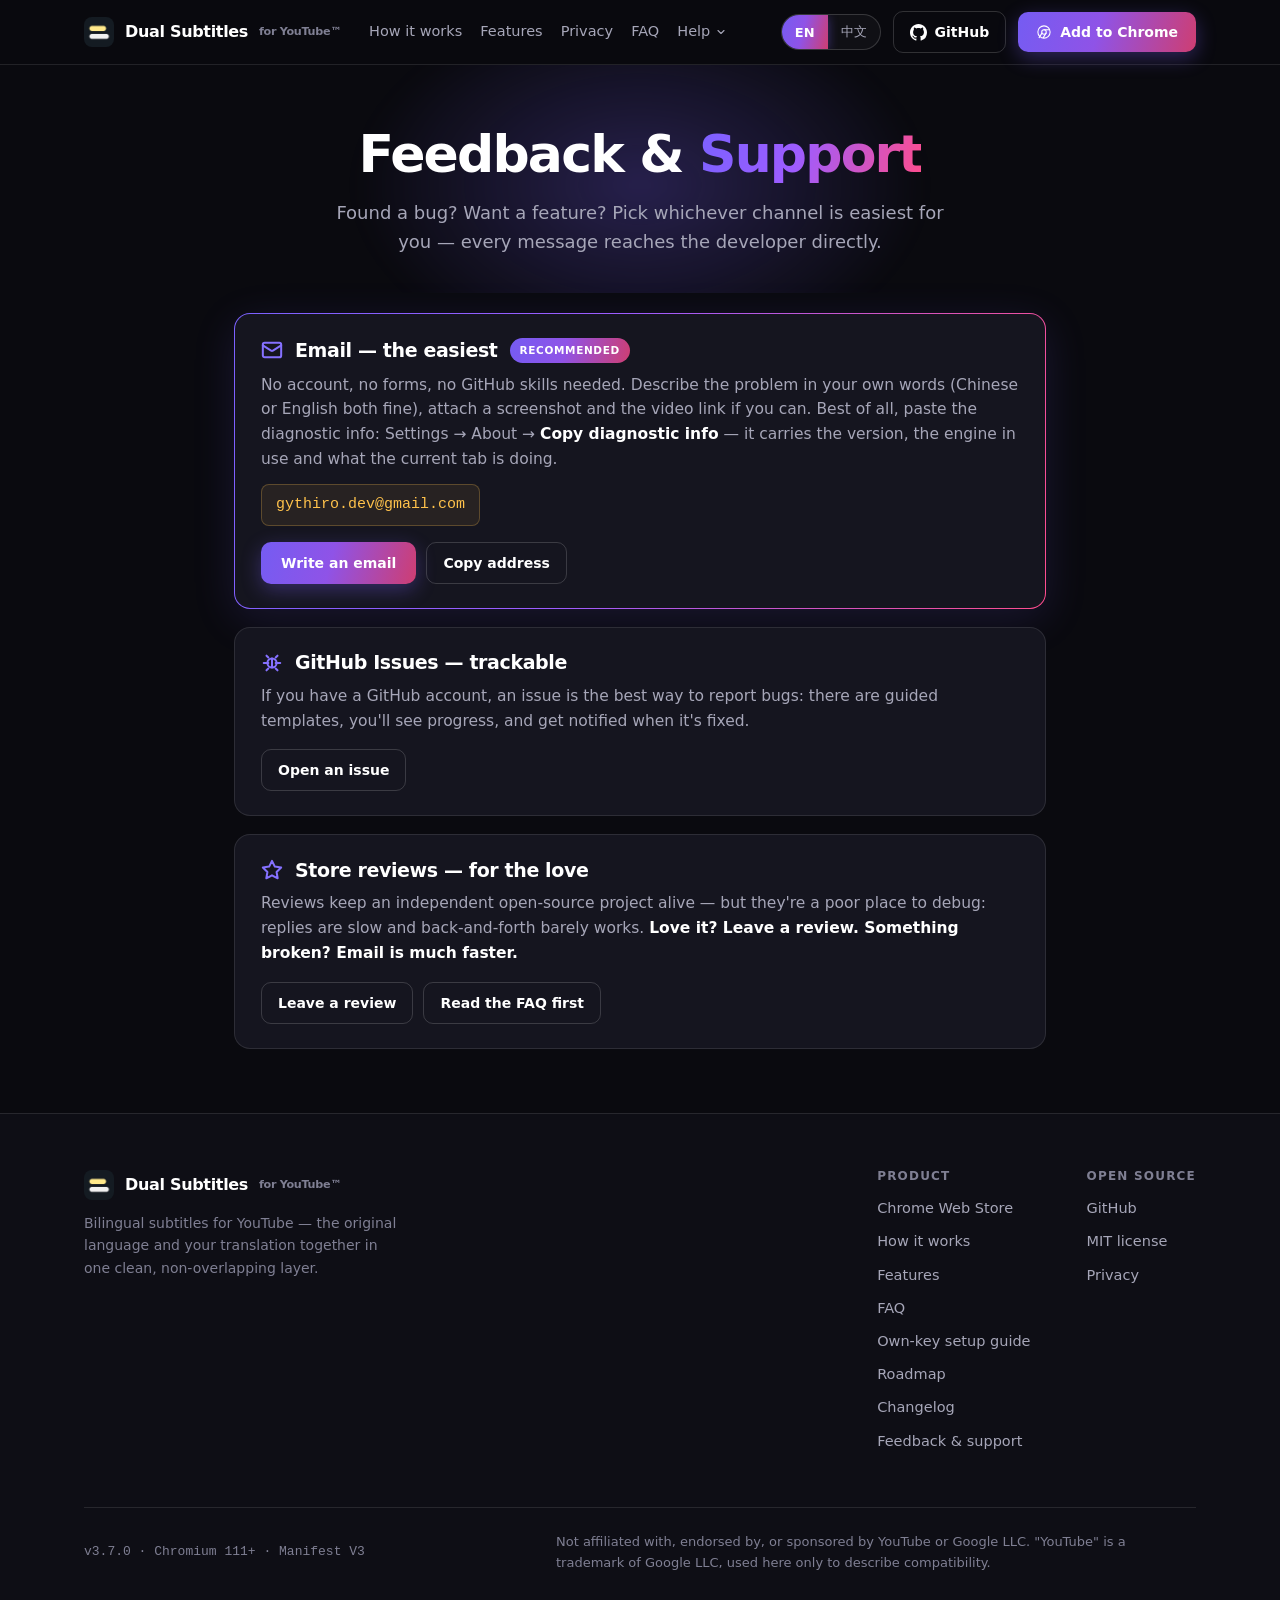
<file: feedback.html>
<!doctype html>
<html lang="en" data-title-en="Feedback &amp; Support — Dual Subtitles for YouTube™" data-title-zh="反馈与支持 — Dual Subtitles for YouTube™">
<head>
<meta charset="utf-8">
<meta name="viewport" content="width=device-width, initial-scale=1">
<link rel="icon" type="image/png" href="assets/icon.png">
<title>Feedback &amp; Support — Dual Subtitles for YouTube™</title>
<link rel="canonical" href="https://gythiro.github.io/yt-dual-subs/feedback.html">
<link rel="alternate" hreflang="en" href="https://gythiro.github.io/yt-dual-subs/feedback.html?lang=en">
<link rel="alternate" hreflang="zh" href="https://gythiro.github.io/yt-dual-subs/feedback.html?lang=zh">
<link rel="alternate" hreflang="x-default" href="https://gythiro.github.io/yt-dual-subs/feedback.html">
<meta name="description" content="The easiest ways to get help or send feedback for Dual Subtitles for YouTube™ — email, GitHub, or a store review." data-desc-en="The easiest ways to get help or send feedback for Dual Subtitles for YouTube™ — email, GitHub, or a store review." data-desc-zh="获得帮助或反馈 Dual Subtitles for YouTube™ 问题最简单的几种方式——邮件、GitHub，或商店评价。">
<!-- Link preview. Title and description are this page's own, so there is one
     place to change them. Card image is script-generated (site-shot.js og). -->
<meta property="og:type" content="website">
<meta property="og:site_name" content="Dual Subtitles for YouTube">
<meta property="og:title" content="Feedback &amp; Support — Dual Subtitles for YouTube™">
<meta property="og:description" content="The easiest ways to get help or send feedback for Dual Subtitles for YouTube™ — email, GitHub, or a store review.">
<meta property="og:url" content="https://gythiro.github.io/yt-dual-subs/feedback.html">
<meta property="og:image" content="https://gythiro.github.io/yt-dual-subs/assets/og.png">
<meta property="og:image:width" content="1200">
<meta property="og:image:height" content="630">
<meta property="og:image:alt" content="A YouTube player showing one subtitle box with an English line above its Chinese translation.">
<meta name="twitter:card" content="summary_large_image">
<meta name="twitter:title" content="Feedback &amp; Support — Dual Subtitles for YouTube™">
<meta name="twitter:description" content="The easiest ways to get help or send feedback for Dual Subtitles for YouTube™ — email, GitHub, or a store review.">
<meta name="twitter:image" content="https://gythiro.github.io/yt-dual-subs/assets/og.png">
<style>
  :root{
    --bg:#0A0A0F;
    --bg-2:#0E0E15;
    --card:#15151F;
    --ink:#FFFFFF;
    --muted:#A6A6B8;
    --muted-2:#7F7F93;
    --line:rgba(255,255,255,0.10);
    --line-2:rgba(255,255,255,0.16);
    --accent:#8571FF;
    --accent-2:#FF4D8D;
    --translation:#FFC24B;
    --ok:#4ade80;
    --grad:linear-gradient(105deg,#7B61FF 0%,#9E5CFF 45%,#FF4D8D 100%);
    --grad-on:linear-gradient(105deg,#755CF2 0%,#8F53E7 45%,#CE3E72 100%);
    --radius:10px;
    --radius-lg:16px;
    --maxw:860px;
    font-synthesis-weight:none;
  }
  *{box-sizing:border-box}
  html{scroll-behavior:smooth;overflow-y:scroll} /* scrollbar always on: no nav shift between pages */
  body{margin:0;background:var(--bg);color:var(--ink);font-family:-apple-system,BlinkMacSystemFont,"Segoe UI",Roboto,system-ui,"Helvetica Neue",Arial,sans-serif;font-size:17px;line-height:1.6;-webkit-font-smoothing:antialiased}
  img{max-width:100%;height:auto;display:block}
  a{color:inherit;text-decoration:none}
  h1,h2,h3{margin:0;font-weight:700;letter-spacing:-0.02em;line-height:1.12}
  p{margin:0}
  ::selection{background:rgba(123,97,255,0.35)}
  .wrap{max-width:var(--maxw);margin:0 auto;padding:0 24px}
  .mono{font-family:ui-monospace,"SF Mono",Menlo,Consolas,monospace}

  [data-zh]{display:none}
  html[lang="zh"] [data-en]{display:none}
  html[lang="zh"] [data-zh]{display:inline}
  html[lang="zh"] p[data-zh],
  html[lang="zh"] h1[data-zh],
  html[lang="zh"] h2[data-zh],
  html[lang="zh"] h3[data-zh],
  html[lang="zh"] div[data-zh],
  html[lang="zh"] li[data-zh]{display:block}

  /* The nav is sticky, so an anchor jump lands underneath it. Nothing

     was hiding today only because every section carries its own 78–103px

     of padding — which is luck, not a decision, and stops being true the

     moment a section is laid out more tightly. */

  html{scroll-padding-top:76px}

  .nav{position:sticky;top:0;z-index:50;backdrop-filter:saturate(140%) blur(12px);background:rgba(10,10,15,0.72);border-bottom:1px solid var(--line)}
  /* nav + footer span the same width as the homepage (1160px); only the
     reading column stays at --maxw so cards keep a comfortable measure */
  .nav .wrap,footer .wrap{max-width:1160px}
  .nav-in{display:flex;align-items:center;gap:20px;height:64px}
  .brand{display:flex;align-items:center;gap:11px;font-weight:700;letter-spacing:-0.02em;font-size:16px;white-space:nowrap;flex:none}
  .brand img{width:30px;height:30px;border-radius:8px}
  .brand .tm{font-size:0.7em;vertical-align:super;color:var(--muted-2);font-weight:600}
  .nav-links{display:flex;align-items:center;gap:18px;margin-left:8px;flex:none}
  /* anchors and the dropdown button must be laid out the SAME way, or the
     stretched anchor puts its text at the top of the box while the inline-flex
     button centres its own — 3px apart, which is visible in the bar. */
  .nav-links>a,.nav-links>.nav-drop{display:flex;align-items:center}
  .nav-links a{color:var(--muted);font-size:14.5px;font-weight:500;white-space:nowrap;padding:5px 0}
  .nav-links a:hover{color:var(--ink)}
  .nav-right{margin-left:auto;display:flex;align-items:center;gap:12px}
  .lang-toggle{display:inline-flex;align-items:center;border:1px solid var(--line-2);border-radius:999px;overflow:hidden;background:rgba(255,255,255,0.03);height:36px;flex:none}
  .lang-toggle button{appearance:none;border:0;background:transparent;color:var(--muted);font-size:13px;font-weight:700;padding:0 13px;height:100%;cursor:pointer;font-family:inherit;transition:color .15s,background .15s;white-space:nowrap}
  .lang-toggle button:hover{color:var(--ink)}
  .lang-toggle button.active{color:#fff;background:var(--grad-on);box-shadow:0 2px 10px rgba(123,97,255,0.4)}

  .hero{position:relative;text-align:center;padding:60px 0 36px;overflow:hidden}
  .bloom{position:absolute;inset:0;pointer-events:none;z-index:0}
  .bloom::before{content:"";position:absolute;top:-140px;left:50%;transform:translateX(-50%);width:820px;height:520px;max-width:130vw;background:radial-gradient(50% 50% at 50% 50%,rgba(123,97,255,0.26),rgba(123,97,255,0) 70%);filter:blur(10px)}
  .hero-in{position:relative;z-index:1}
  .hero h1{font-size:clamp(32px,5.5vw,52px);letter-spacing:-0.035em;margin:0 auto;max-width:18ch}
  .hero h1 .g{background:var(--grad);-webkit-background-clip:text;background-clip:text;color:transparent}
  .sub{max-width:56ch;margin:16px auto 0;color:var(--muted);font-size:clamp(16px,2vw,18px)}

  .cards{padding:20px 0 46px}
  .card{position:relative;border:1px solid var(--line);border-radius:var(--radius-lg);background:var(--card);padding:24px 26px;margin-bottom:18px}
  .card.primary{border-color:transparent;background:linear-gradient(var(--card),var(--card)) padding-box,var(--grad) border-box;border:1.5px solid transparent;box-shadow:0 10px 44px rgba(123,97,255,0.14)}
  .card .head{display:flex;align-items:center;gap:12px;flex-wrap:wrap}
  /* The icons are inline SVG now, so font-size does nothing; they take the
     brand accent and centre against the heading. */
  .card .emoji{display:flex;align-items:center;color:var(--accent);flex:none}
  .card h2{font-size:19px;letter-spacing:-0.02em}
  .badge{font-size:10.5px;font-weight:700;letter-spacing:0.06em;text-transform:uppercase;color:#fff;background:var(--grad-on);padding:4px 10px;border-radius:999px}
  .card p{color:var(--muted);font-size:15.5px;margin-top:10px}
  .card p b{color:var(--ink)}
  .actions{display:flex;flex-wrap:wrap;gap:10px;margin-top:16px}
  .btn{display:inline-flex;align-items:center;justify-content:center;gap:8px;height:42px;padding:0 20px;border-radius:var(--radius);background:var(--grad-on);color:#fff;font-size:14px;font-weight:700;border:0;cursor:pointer;box-shadow:0 6px 20px rgba(123,97,255,0.32);transition:transform .12s ease}
  .btn:hover{transform:translateY(-1px)}
  .ghost{display:inline-flex;align-items:center;gap:8px;padding:0 16px;height:42px;border:1px solid var(--line-2);border-radius:var(--radius);color:var(--ink);font-size:14px;font-weight:600;transition:border-color .15s,background .15s;background:transparent;cursor:pointer;font-family:inherit;white-space:nowrap}
  .ghost:hover{border-color:rgba(255,255,255,0.34);background:rgba(255,255,255,0.04)}
  .mail{font-family:ui-monospace,Menlo,Consolas,monospace;font-size:15px;color:var(--translation);background:rgba(255,194,75,0.08);border:1px solid rgba(255,194,75,0.25);border-radius:8px;padding:8px 14px;display:inline-block;margin-top:12px;user-select:all}
  .copied{color:var(--ok);font-size:13px;margin-left:10px;opacity:0;transition:opacity .25s}
  .copied.show{opacity:1}

  .btn.sm{height:40px;padding:0 18px;font-size:14px;white-space:nowrap}
  footer{border-top:1px solid var(--line);background:var(--bg-2);padding:56px 0 40px}
  .foot-top{display:flex;flex-wrap:wrap;gap:28px;justify-content:space-between;align-items:flex-start}
  .foot-brand{max-width:320px}
  .foot-brand .brand{margin-bottom:12px}
  .foot-brand p{color:var(--muted-2);font-size:14px}
  .foot-links{display:flex;gap:56px;flex-wrap:wrap}
  .foot-col h3{font-size:12px;letter-spacing:0.1em;text-transform:uppercase;color:var(--muted-2);font-weight:700;margin:0 0 14px}
  .foot-col a{display:block;color:var(--muted);font-size:14.5px;margin-bottom:10px;font-weight:500}
  .foot-col a:hover{color:var(--ink)}
  .foot-bottom{margin-top:44px;padding-top:24px;border-top:1px solid var(--line);display:flex;flex-wrap:wrap;gap:14px;justify-content:space-between;align-items:center}
  .foot-bottom .ver{font-size:13px;color:var(--muted-2);font-family:ui-monospace,Menlo,Consolas,monospace}
  .disclaimer{font-size:13px;color:var(--muted-2);max-width:640px;line-height:1.6}

  /* mobile menu (burger) — appears exactly when the inline links hide */
  .nav-burger{display:none;width:40px;height:40px;border:1px solid var(--line-2);border-radius:var(--radius);background:transparent;color:var(--ink);cursor:pointer;align-items:center;justify-content:center;flex:none;padding:0}
  .nav-burger:hover{background:rgba(255,255,255,0.04)}
  .nav-menu{display:none;position:absolute;top:64px;left:0;right:0;background:rgba(10,10,15,0.97);backdrop-filter:saturate(140%) blur(14px);border-bottom:1px solid var(--line);padding:6px 24px 12px}
  .nav-menu a{display:block;padding:13px 2px;color:var(--muted);font-size:15.5px;font-weight:600;border-bottom:1px solid var(--line)}
  .nav-menu a:last-child{border-bottom:0}
  .nav-menu a:hover{color:var(--ink)}
  .nav-menu.open{display:block}

  /* nav ladder — measured, not guessed: full EN nav ≈ 1085px content width */
  @media (max-width:1199px){
    .nav-right .ghost{display:none}    /* GitHub stays reachable in the footer */
  }
  @media (max-width:1039px){
    .nav-links{display:none}
    .nav-burger{display:inline-flex}
  }
  @media (max-width:900px){
    .foot-links{gap:32px}
  }
  @media (max-width:560px){
    .wrap{padding:0 18px}
    .actions .btn,.actions .ghost{width:100%}
    .nav-right .ghost{display:none}
    .nav-in{gap:10px}
    .brand .tm{display:none}
    .brand{font-size:15px}
    .lang-toggle button{padding:0 10px}
    /* burger + nav CTA don't both fit under ~560 (real iPhones report up to
       440px viewports, wider than the 430 emulator preset) */
    .nav .btn.sm{display:none}
  }

  /* help dropdown — holds every standalone page so the row stops growing */
  .nav-drop{position:relative}
  .nav-drop-btn{display:inline-flex;align-items:center;gap:5px;background:transparent;border:0;line-height:inherit;
    padding:5px 0;font-family:inherit;font-size:14.5px;font-weight:500;color:var(--muted);
    cursor:pointer;white-space:nowrap;transition:color .15s}
  .nav-drop-btn:hover,.nav-drop.open .nav-drop-btn{color:var(--ink)}
  .nav-drop-btn svg{transition:transform .18s}
  .nav-drop.open .nav-drop-btn svg{transform:rotate(180deg)}
  .nav-drop-menu{display:none;position:absolute;top:calc(100% + 14px);left:-14px;min-width:210px;
    background:rgba(14,14,21,0.98);backdrop-filter:saturate(140%) blur(14px);
    border:1px solid var(--line-2);border-radius:12px;padding:6px;
    box-shadow:0 18px 44px rgba(0,0,0,.5)}
  .nav-drop.open .nav-drop-menu{display:block}
  .nav-drop-menu a{display:block;padding:9px 12px;border-radius:8px;color:var(--muted);
    font-size:14.5px;font-weight:500;white-space:nowrap}
  .nav-drop-menu a:hover{color:var(--ink);background:rgba(255,255,255,.06)}
  a:focus-visible, button:focus-visible, summary:focus-visible { outline: 2px solid var(--accent, #8571FF); outline-offset: 3px; border-radius: 6px; }
  @media (prefers-reduced-motion: reduce) { html { scroll-behavior: auto; } *, *::before, *::after { animation-duration: 0.01ms !important; animation-iteration-count: 1 !important; transition-duration: 0.01ms !important; } }
  .lang-toggle button:focus-visible { outline-offset: -2px; }
</style>
</head>
<body>

<nav class="nav">
  <div class="wrap nav-in">
    <a class="brand" href="./"><img src="assets/icon.png" alt="Dual Subtitles for YouTube icon" width="30" height="30">Dual Subtitles<span class="tm">for YouTube™</span></a>
    <div class="nav-links">
      <a href="./#how"><span data-en>How it works</span><span data-zh>工作原理</span></a>
      <a href="./#features"><span data-en>Features</span><span data-zh>功能特性</span></a>
      <a href="./#privacy"><span data-en>Privacy</span><span data-zh>隐私</span></a>
      <a href="./#faq"><span data-en>FAQ</span><span data-zh>常见问题</span></a>
      <div class="nav-drop">
        <button type="button" class="nav-drop-btn" id="helpBtn" aria-expanded="false"
                aria-controls="helpMenu" onclick="toggleHelp()">
          <span data-en>Help</span><span data-zh>帮助</span>
          <svg width="12" height="12" viewBox="0 0 24 24" fill="none" aria-hidden="true"><path d="M6 9l6 6 6-6" stroke="currentColor" stroke-width="2.2" stroke-linecap="round" stroke-linejoin="round"/></svg>
        </button>
        <div class="nav-drop-menu" id="helpMenu">
          <a href="guide.html"><span data-en>Own-key setup guide</span><span data-zh>自带 Key 教程</span></a>
          <a href="roadmap.html"><span data-en>Roadmap</span><span data-zh>开发计划</span></a>
          <a href="updated.html"><span data-en>Changelog</span><span data-zh>更新日志</span></a>
          <a href="feedback.html"><span data-en>Feedback &amp; support</span><span data-zh>反馈与支持</span></a>
        </div>
      </div>
    </div>
    <div class="nav-right">
      <div class="lang-toggle" id="lang-toggle-group" role="group" aria-label="Language">
        <button type="button" id="lang-en" onclick="setLang('en', true)">EN</button>
        <button type="button" id="lang-zh" onclick="setLang('zh', true)">中文</button>
      </div>
      <a class="ghost" href="https://github.com/Gythiro/yt-dual-subs" target="_blank" rel="noopener">
        <svg width="17" height="17" viewBox="0 0 16 16" fill="currentColor" aria-hidden="true"><path d="M8 0C3.58 0 0 3.58 0 8c0 3.54 2.29 6.53 5.47 7.59.4.07.55-.17.55-.38 0-.19-.01-.82-.01-1.49-2.01.37-2.53-.49-2.69-.94-.09-.23-.48-.94-.82-1.13-.28-.15-.68-.52-.01-.53.63-.01 1.08.58 1.23.82.72 1.21 1.87.87 2.33.66.07-.52.28-.87.51-1.07-1.78-.2-3.64-.89-3.64-3.95 0-.87.31-1.59.82-2.15-.08-.2-.36-1.02.08-2.12 0 0 .67-.21 2.2.82.64-.18 1.32-.27 2-.27.68 0 1.36.09 2 .27 1.53-1.04 2.2-.82 2.2-.82.44 1.1.16 1.92.08 2.12.51.56.82 1.27.82 2.15 0 3.07-1.87 3.75-3.65 3.95.29.25.54.73.54 1.48 0 1.07-.01 1.93-.01 2.2 0 .21.15.46.55.38A8.01 8.01 0 0016 8c0-4.42-3.58-8-8-8z"/></svg>
        GitHub
      </a>
      <a class="btn sm" href="https://chromewebstore.google.com/detail/dual-subtitles-for-youtub/ndifcigakimmibkgeabchfaolhjpcmge" target="_blank" rel="noopener">
        <svg width="16" height="16" viewBox="0 0 24 24" fill="none" aria-hidden="true"><circle cx="12" cy="12" r="9.2" stroke="#fff" stroke-width="1.6"/><circle cx="12" cy="12" r="3.4" stroke="#fff" stroke-width="1.6"/><path d="M12 8.6h8.4M8.9 13.7 4.7 20.4M15.1 13.7 10.9 20.4" stroke="#fff" stroke-width="1.6" stroke-linecap="round"/></svg>
        <span data-en>Add to Chrome</span><span data-zh>添加到 Chrome</span>
      </a>
      <button type="button" class="nav-burger" id="navBurger" aria-label="Menu" aria-expanded="false" onclick="toggleMenu()">
        <svg width="20" height="20" viewBox="0 0 24 24" fill="none" aria-hidden="true"><path d="M4 7h16M4 12h16M4 17h16" stroke="currentColor" stroke-width="2" stroke-linecap="round"/></svg>
      </button>
    </div>
  </div>
  <div class="nav-menu" id="navMenu">
    <a href="./#how"><span data-en>How it works</span><span data-zh>工作原理</span></a>
    <a href="./#features"><span data-en>Features</span><span data-zh>功能特性</span></a>
    <a href="./#privacy"><span data-en>Privacy</span><span data-zh>隐私</span></a>
    <a href="./#faq"><span data-en>FAQ</span><span data-zh>常见问题</span></a>
    <a href="guide.html"><span data-en>Own-key setup guide</span><span data-zh>自带 Key 教程</span></a>
    <a href="roadmap.html"><span data-en>Roadmap</span><span data-zh>开发计划</span></a>
    <a href="updated.html"><span data-en>Changelog</span><span data-zh>更新日志</span></a>
    <a href="feedback.html"><span data-en>Feedback &amp; support</span><span data-zh>反馈与支持</span></a>
    <a href="https://github.com/Gythiro/yt-dual-subs" target="_blank" rel="noopener">GitHub</a>
  </div>
</nav>

<header class="hero">
  <div class="bloom" aria-hidden="true"></div>
  <div class="wrap hero-in">
    <h1 data-en>Feedback &amp; <span class="g">Support</span></h1>
    <h1 data-zh>反馈与<span class="g">支持</span></h1>
    <p class="sub" data-en>Found a bug? Want a feature? Pick whichever channel is easiest for you — every message reaches the developer directly.</p>
    <p class="sub" data-zh>遇到问题或想要新功能？挑一个你最顺手的渠道——每一条都会直接到开发者手里。</p>
  </div>
</header>

<main class="cards">
  <div class="wrap">

    <section class="card primary">
      <div class="head">
        <span class="emoji"><svg width="22" height="22" viewBox="0 0 24 24" fill="none" stroke="currentColor" stroke-width="2.2" stroke-linecap="round" stroke-linejoin="round" aria-hidden="true"><rect x="2" y="4" width="20" height="16" rx="2"/><path d="m22 7-8.97 5.7a1.94 1.94 0 0 1-2.06 0L2 7"/></svg></span>
        <h2 data-en>Email — the easiest</h2>
        <h2 data-zh>邮箱——最简单</h2>
        <span class="badge" data-en>Recommended</span><span class="badge" data-zh>推荐</span>
      </div>
      <p data-en>No account, no forms, no GitHub skills needed. Describe the problem in your own words (Chinese or English both fine), attach a screenshot and the video link if you can. Best of all, paste the diagnostic info: Settings → About → <b>Copy diagnostic info</b> — it carries the version, the engine in use and what the current tab is doing.</p>
      <p data-zh>不用注册任何账号、不用懂 GitHub。用自己的话描述问题就行（中英文都可以），能附上截图和出问题的视频链接更好。最有用的是诊断信息：设置 →「关于」→「<b>复制诊断信息</b>」，粘进来就行——里面有版本、引擎状态和当前标签页的运行状态。</p>
      <div>
        <span class="mail" id="mail">gythiro.dev@gmail.com</span><span class="copied" id="copied" data-en role="status">Copied!</span><span class="copied" id="copied-zh" data-zh role="status">已复制！</span>
      </div>
      <div class="actions">
        <a class="btn" href="mailto:gythiro.dev@gmail.com?subject=Dual%20Subtitles%20feedback"><span data-en>Write an email</span><span data-zh>写邮件</span></a>
        <button type="button" class="ghost" onclick="copyMail()"><span data-en>Copy address</span><span data-zh>复制邮箱地址</span></button>
      </div>
    </section>

    <section class="card">
      <div class="head">
        <span class="emoji"><svg width="22" height="22" viewBox="0 0 24 24" fill="none" stroke="currentColor" stroke-width="2.2" stroke-linecap="round" stroke-linejoin="round" aria-hidden="true"><path d="M8 6 6 4M16 6l2-2M8 12H3M21 12h-5M8 18l-2 2M16 18l2 2"/><circle cx="12" cy="12" r="5"/><path d="M12 7v10"/></svg></span>
        <h2 data-en>GitHub Issues — trackable</h2>
        <h2 data-zh>GitHub Issues——可追踪进度</h2>
      </div>
      <p data-en>If you have a GitHub account, an issue is the best way to report bugs: there are guided templates, you'll see progress, and get notified when it's fixed.</p>
      <p data-zh>有 GitHub 账号的话，提 issue 是报 bug 的最佳方式：有引导模板、能看到处理进度、修好了还会收到通知。</p>
      <div class="actions">
        <a class="ghost" href="https://github.com/Gythiro/yt-dual-subs/issues/new/choose" target="_blank" rel="noopener"><span data-en>Open an issue</span><span data-zh>去提 issue</span></a>
      </div>
    </section>

    <section class="card">
      <div class="head">
        <span class="emoji"><svg width="22" height="22" viewBox="0 0 24 24" fill="none" stroke="currentColor" stroke-width="2.2" stroke-linecap="round" stroke-linejoin="round" aria-hidden="true"><polygon points="12 2 15.09 8.26 22 9.27 17 14.14 18.18 21.02 12 17.77 5.82 21.02 7 14.14 2 9.27 8.91 8.26 12 2"/></svg></span>
        <h2 data-en>Store reviews — for the love</h2>
        <h2 data-zh>商店评论——留个好评</h2>
      </div>
      <p data-en>Reviews keep an independent open-source project alive — but they're a poor place to debug: replies are slow and back-and-forth barely works. <b>Love it? Leave a review. Something broken? Email is much faster.</b></p>
      <p data-zh>评分是独立开源项目活下去的氧气——但评论区不适合排查问题：回复慢、来回沟通很困难。<b>喜欢就去评个分；出问题了，发邮箱快得多。</b></p>
      <div class="actions">
        <a class="ghost" href="https://chromewebstore.google.com/detail/dual-subtitles-for-youtub/ndifcigakimmibkgeabchfaolhjpcmge/reviews" target="_blank" rel="noopener"><span data-en>Leave a review</span><span data-zh>去评分</span></a>
        <a class="ghost" href="./#faq"><span data-en>Read the FAQ first</span><span data-zh>先看看常见问题</span></a>
      </div>
    </section>

  </div>
</main>

<footer>
  <div class="wrap">
    <div class="foot-top">
      <div class="foot-brand">
        <a href="./" class="brand"><img src="assets/icon.png" alt="Dual Subtitles for YouTube icon" width="30" height="30">Dual Subtitles<span class="tm">for YouTube™</span></a>
        <p data-en>Bilingual subtitles for YouTube — the original language and your translation together in one clean, non-overlapping layer.</p>
        <p data-zh>YouTube 的双语字幕——原文和你的译文同处一层，不会叠在一起糊成一团。</p>
      </div>
      <div class="foot-links">
        <div class="foot-col">
          <h3><span data-en>Product</span><span data-zh>产品</span></h3>
          <a href="https://chromewebstore.google.com/detail/dual-subtitles-for-youtub/ndifcigakimmibkgeabchfaolhjpcmge" target="_blank" rel="noopener">Chrome Web Store</a>
          <a href="./#how"><span data-en>How it works</span><span data-zh>工作原理</span></a>
          <a href="./#features"><span data-en>Features</span><span data-zh>功能特性</span></a>
          <a href="./#faq"><span data-en>FAQ</span><span data-zh>常见问题</span></a>
          <a href="guide.html"><span data-en>Own-key setup guide</span><span data-zh>自带 Key 教程</span></a>
          <a href="roadmap.html"><span data-en>Roadmap</span><span data-zh>开发计划</span></a>
          <a href="updated.html"><span data-en>Changelog</span><span data-zh>更新日志</span></a>
          <a href="feedback.html"><span data-en>Feedback &amp; support</span><span data-zh>反馈与支持</span></a>
        </div>
        <div class="foot-col">
          <h3><span data-en>Open source</span><span data-zh>开放源代码</span></h3>
          <a href="https://github.com/Gythiro/yt-dual-subs" target="_blank" rel="noopener">GitHub</a>
          <a href="https://github.com/Gythiro/yt-dual-subs/blob/main/LICENSE" target="_blank" rel="noopener"><span data-en>MIT license</span><span data-zh>MIT 许可</span></a>
          <a href="./#privacy"><span data-en>Privacy</span><span data-zh>隐私</span></a>
        </div>
      </div>
    </div>
    <div class="foot-bottom">
      <span class="ver">v3.7.0 · Chromium 111+ · Manifest V3</span>
      <p class="disclaimer" data-en>Not affiliated with, endorsed by, or sponsored by YouTube or Google LLC. "YouTube" is a trademark of Google LLC, used here only to describe compatibility.</p>
      <p class="disclaimer" data-zh>本站与本扩展非 YouTube 或 Google LLC 官方出品，与其无任何关联，亦未获其背书或赞助。「YouTube」是 Google LLC 的商标，此处仅用于说明兼容性。</p>
    </div>
  </div>
</footer>

<script>
(function () {

  // aria-label cannot be switched by the CSS the rest of the page uses, so the
  // two chrome controls carry both strings and are set here.
  var ARIA = [
    ["lang-toggle-group", "Language", "语言"],
    ["navBurger", "Menu", "菜单"]
  ];
  var setAria = function (lang) {
    ARIA.forEach(function (row) {
      var el = document.getElementById(row[0]);
      if (el) el.setAttribute("aria-label", lang === "zh" ? row[2] : row[1]);
    });
  };
  var STORAGE_KEY = "dsfy-lang";
  var params = new URLSearchParams(location.search);

  window.setLang = function (lang, persist) {
    if (lang !== "zh") lang = "en";
    document.documentElement.setAttribute("lang", lang);
    // The tab title follows the page language too; it used to stay English in Chinese mode.
    var t = document.documentElement.getAttribute(lang === "zh" ? "data-title-zh" : "data-title-en");
    if (t) document.title = t;
    // The description and the image alts follow the page language too.
    var d = document.querySelector('meta[name="description"]');
    if (d) { var dv = d.getAttribute(lang === "zh" ? "data-desc-zh" : "data-desc-en"); if (dv) d.setAttribute("content", dv); }
    document.querySelectorAll("img[data-alt-zh]").forEach(function (img) {
      var av = img.getAttribute(lang === "zh" ? "data-alt-zh" : "data-alt-en"); if (av) img.setAttribute("alt", av);
    });
    var enBtn = document.getElementById("lang-en");
    var zhBtn = document.getElementById("lang-zh");
    if (enBtn) enBtn.classList.toggle("active", lang === "en");
    if (zhBtn) zhBtn.classList.toggle("active", lang === "zh");
    if (enBtn) enBtn.setAttribute("aria-pressed", lang === "en" ? "true" : "false");
    if (zhBtn) zhBtn.setAttribute("aria-pressed", lang === "zh" ? "true" : "false");
    setAria(lang);
    if (persist) { try { localStorage.setItem(STORAGE_KEY, lang); } catch (e) {} }
    try { var u = new URL(location.href); if (u.searchParams.get("lang") !== lang) { u.searchParams.set("lang", lang); history.replaceState(null, "", u.pathname + u.search + u.hash); } } catch (e) {}
  };

  window.toggleMenu = function () {
    var m = document.getElementById("navMenu");
    var b = document.getElementById("navBurger");
    if (!m) return;
    var open = !m.classList.contains("open");
    m.classList.toggle("open", open);
    if (b) b.setAttribute("aria-expanded", open ? "true" : "false");
  };
  var navMenuEl = document.getElementById("navMenu");
  if (navMenuEl) navMenuEl.addEventListener("click", function (e) {
    if (e.target && e.target.closest && e.target.closest("a")) window.toggleMenu();
  });
  document.addEventListener("click", function (e) {
    var mm = document.getElementById("navMenu");
    if (mm && mm.classList.contains("open") && e.target && e.target.closest && !e.target.closest("#navMenu, #navBurger")) window.toggleMenu();
  });

  var lang = params.get("lang");
  if (lang !== "zh" && lang !== "en") {
    try { lang = localStorage.getItem(STORAGE_KEY); } catch (e) {}
  }
  if (lang !== "zh" && lang !== "en") {
    lang = (navigator.language || "").toLowerCase().indexOf("zh") === 0 ? "zh" : "en";
  }
  window.setLang(lang);

  window.copyMail = function () {
    var addr = "gythiro.dev@gmail.com";
    var done = function () {
      var en = document.getElementById("copied"), zh = document.getElementById("copied-zh");
      [en, zh].forEach(function (el) { if (el) el.classList.add("show"); });
      setTimeout(function () { [en, zh].forEach(function (el) { if (el) el.classList.remove("show"); }); }, 1800);
    };
    try { navigator.clipboard.writeText(addr).then(done, function () {}); } catch (e) {}
  };
})();
</script>

<!-- Cloudflare Web Analytics (cookieless, no personal data) --><script defer src='https://static.cloudflareinsights.com/beacon.min.js' data-cf-beacon='{"token": "9a291d0094db4643a7f4795a003e2419"}'></script><!-- End Cloudflare Web Analytics -->


<script>
// Dropdown kept out of the main IIFE on purpose: it is the only nav behaviour
// shared by all five pages, so it lives in one block that is easy to diff.
(function () {
  var drop = document.querySelector(".nav-drop");
  window.toggleHelp = function () {
    if (!drop) return;
    var open = !drop.classList.contains("open");
    drop.classList.toggle("open", open);
    var b = document.getElementById("helpBtn");
    if (b) b.setAttribute("aria-expanded", open ? "true" : "false");
  };
  document.addEventListener("click", function (e) {
    if (!drop || !drop.classList.contains("open")) return;
    if (!drop.contains(e.target)) window.toggleHelp();
  });
  document.addEventListener("keydown", function (e) {
    if (e.key === "Escape") {
      var mm = document.getElementById("navMenu");
      if (mm && mm.classList.contains("open")) { window.toggleMenu(); var bb = document.getElementById("navBurger"); if (bb) bb.focus(); return; }
    }
    if (e.key === "Escape" && drop && drop.classList.contains("open")) {
      window.toggleHelp();
      var b = document.getElementById("helpBtn");
      if (b) b.focus();
    }
  });
})();
</script>

</body>
</html>
</file>
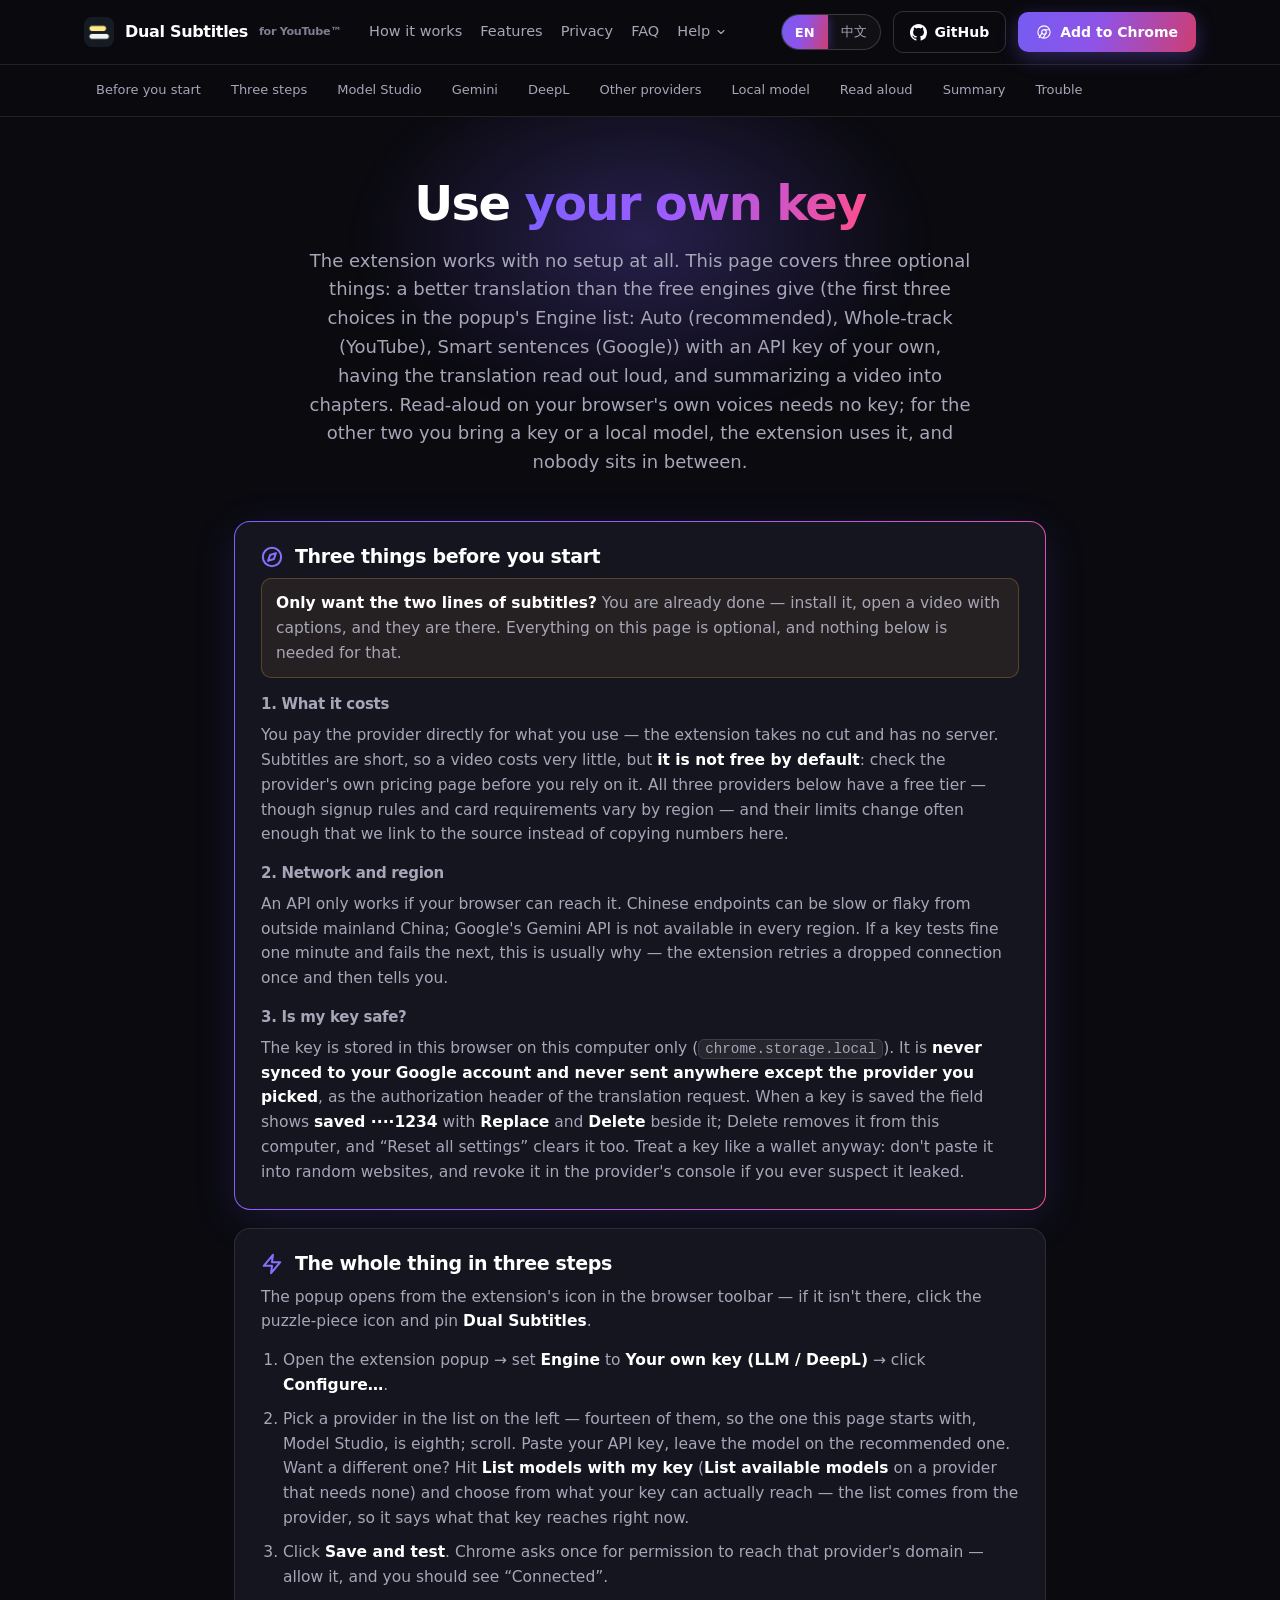
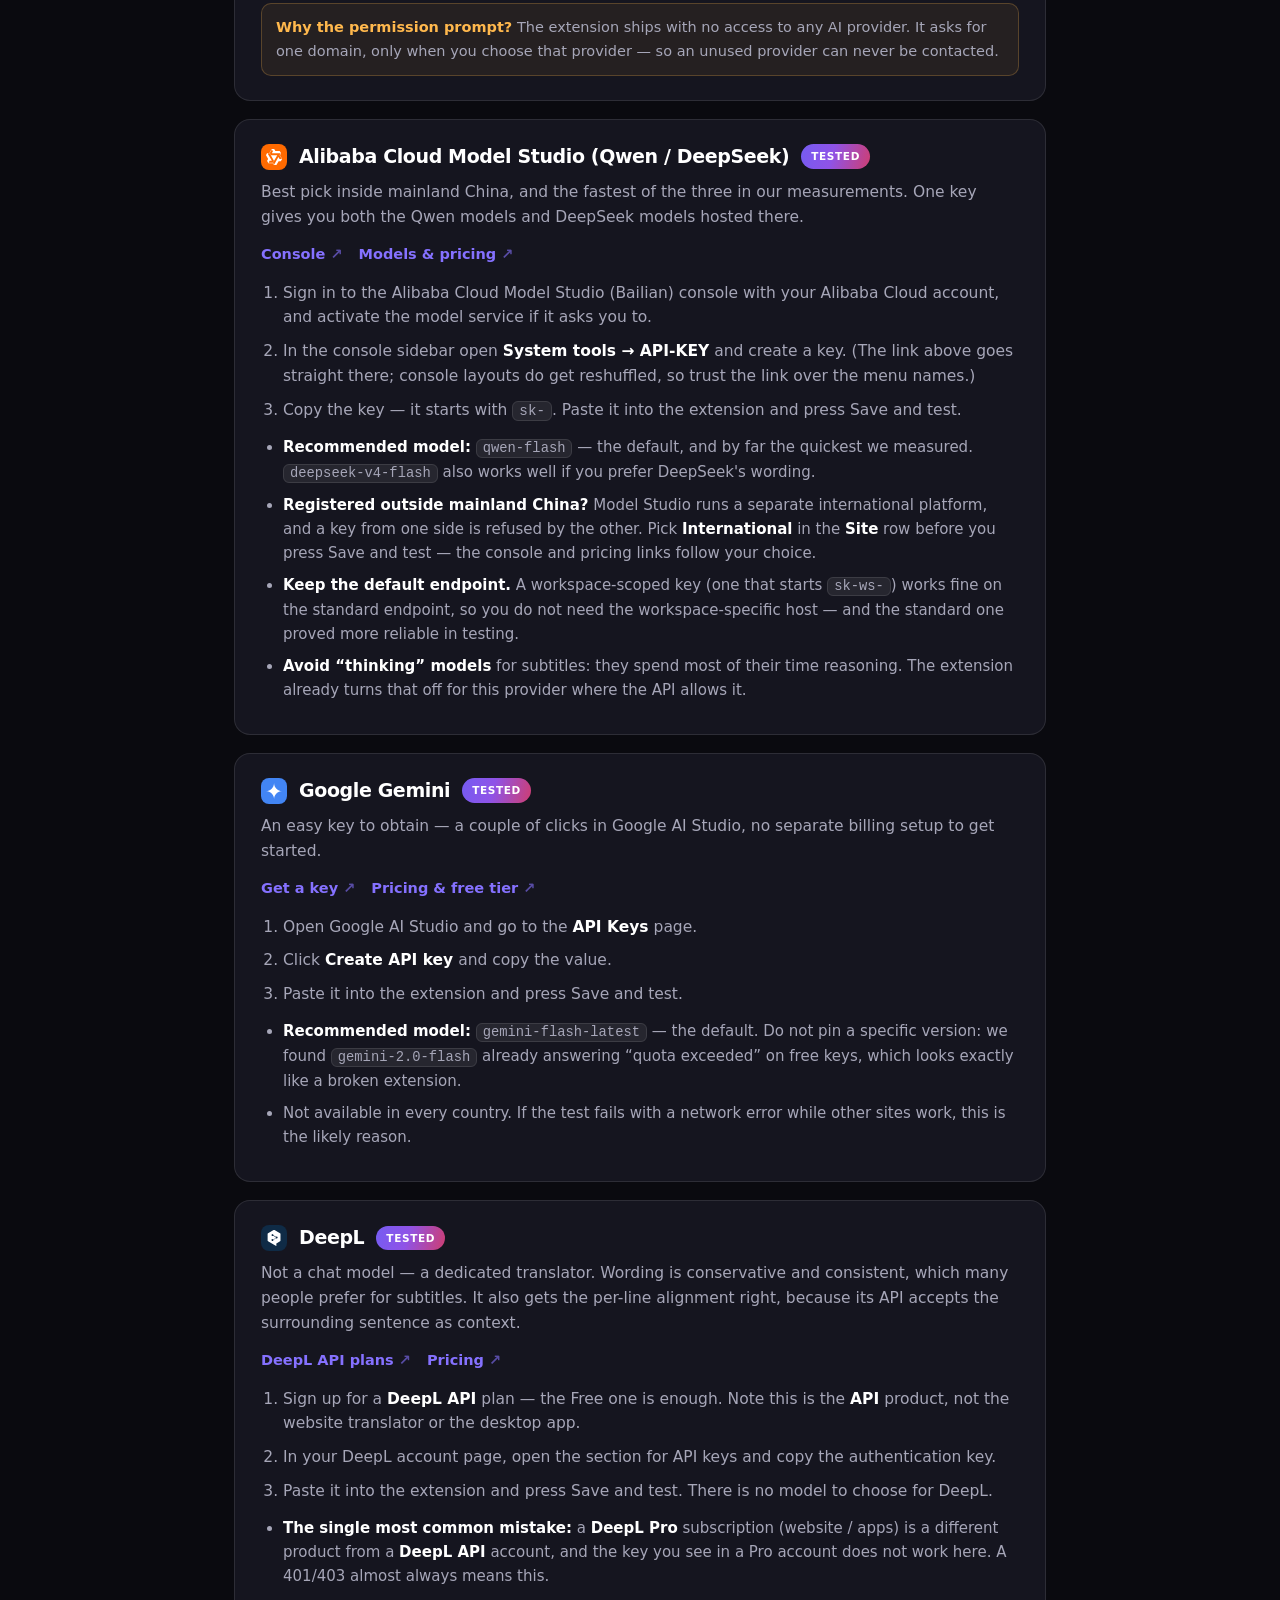
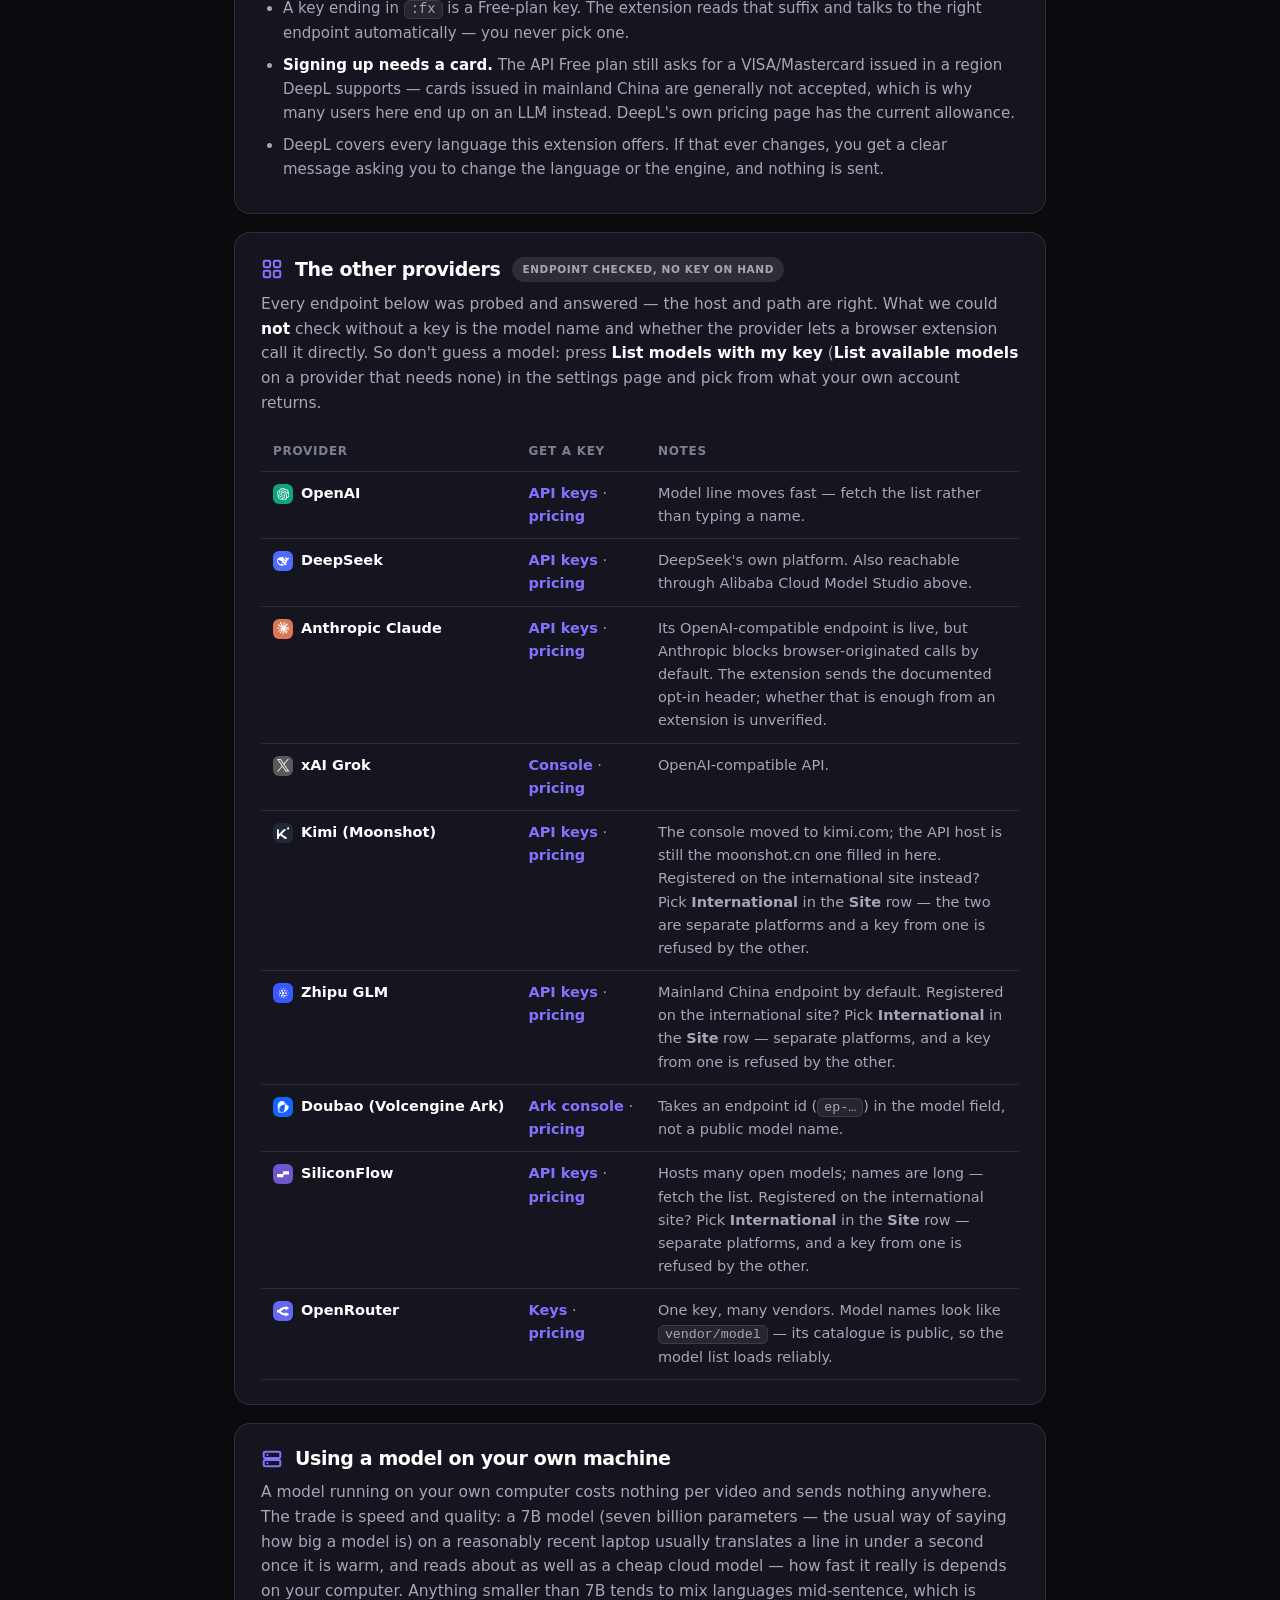
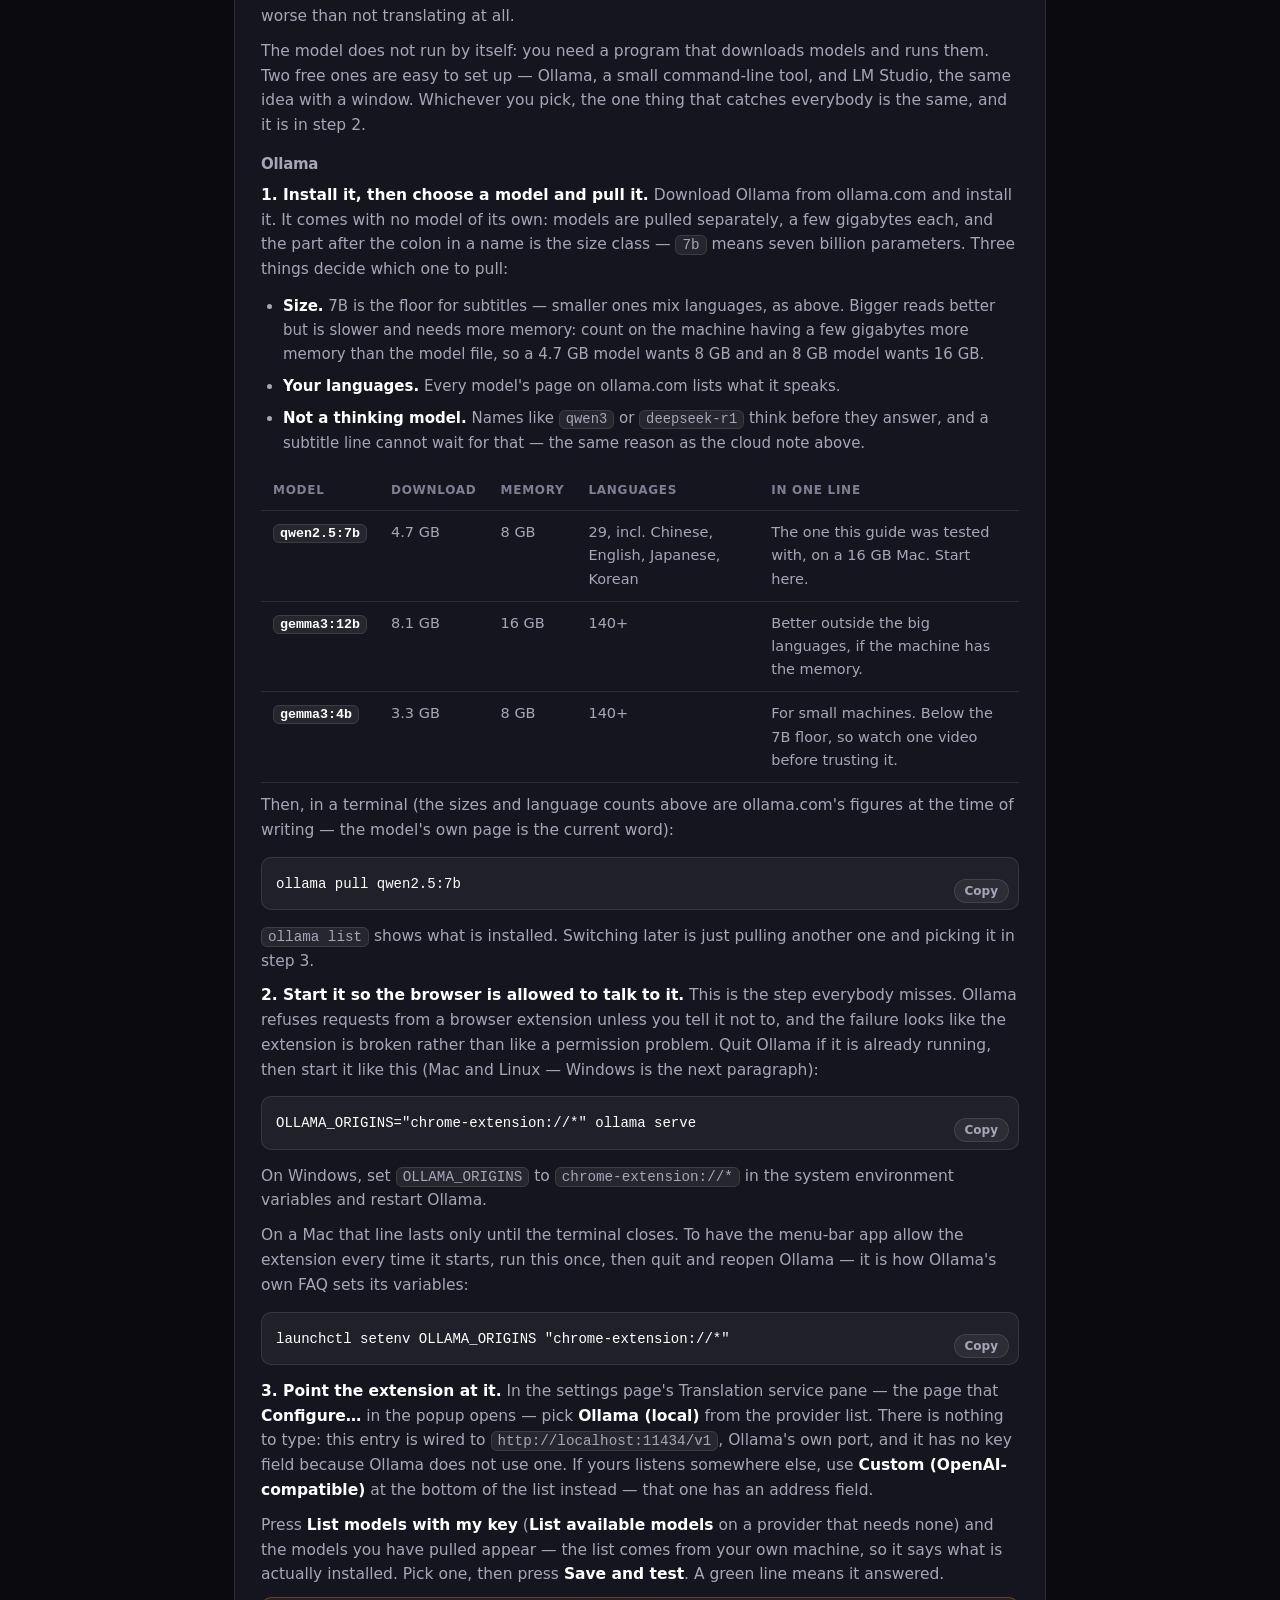
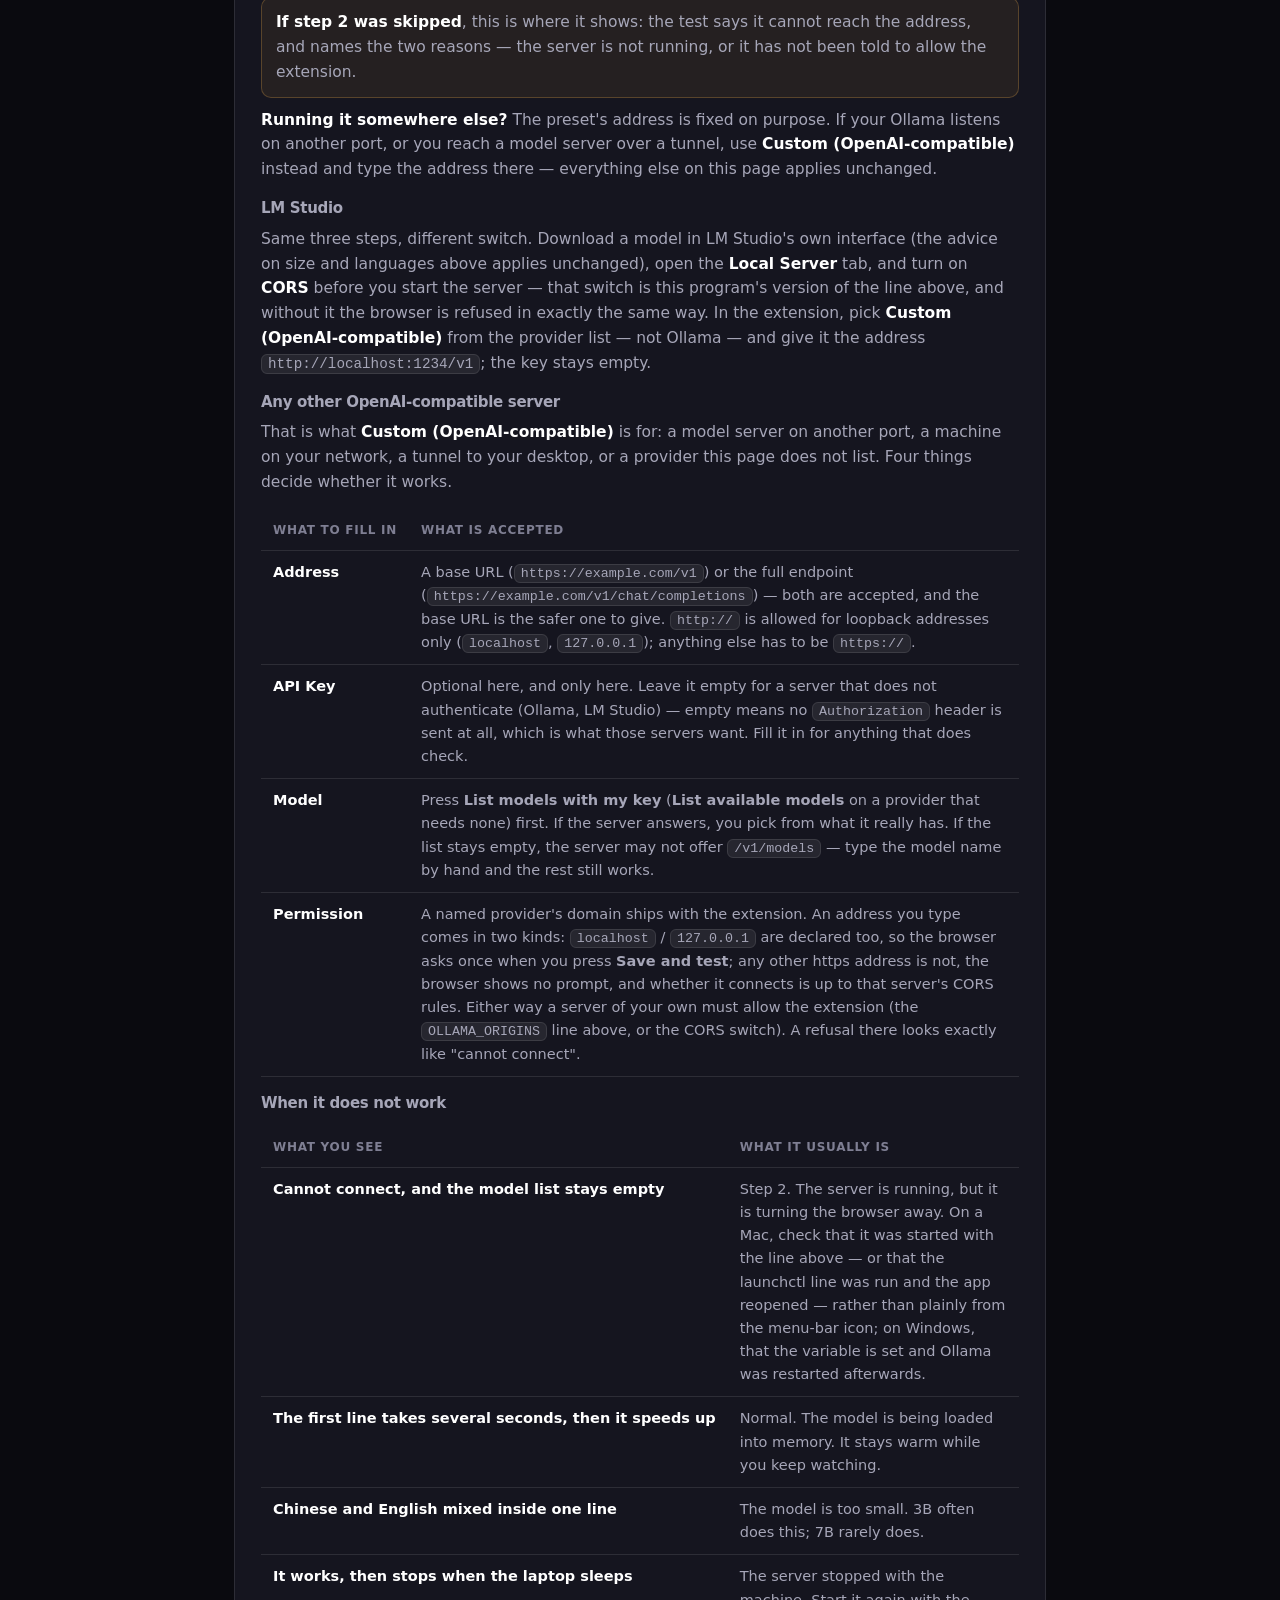
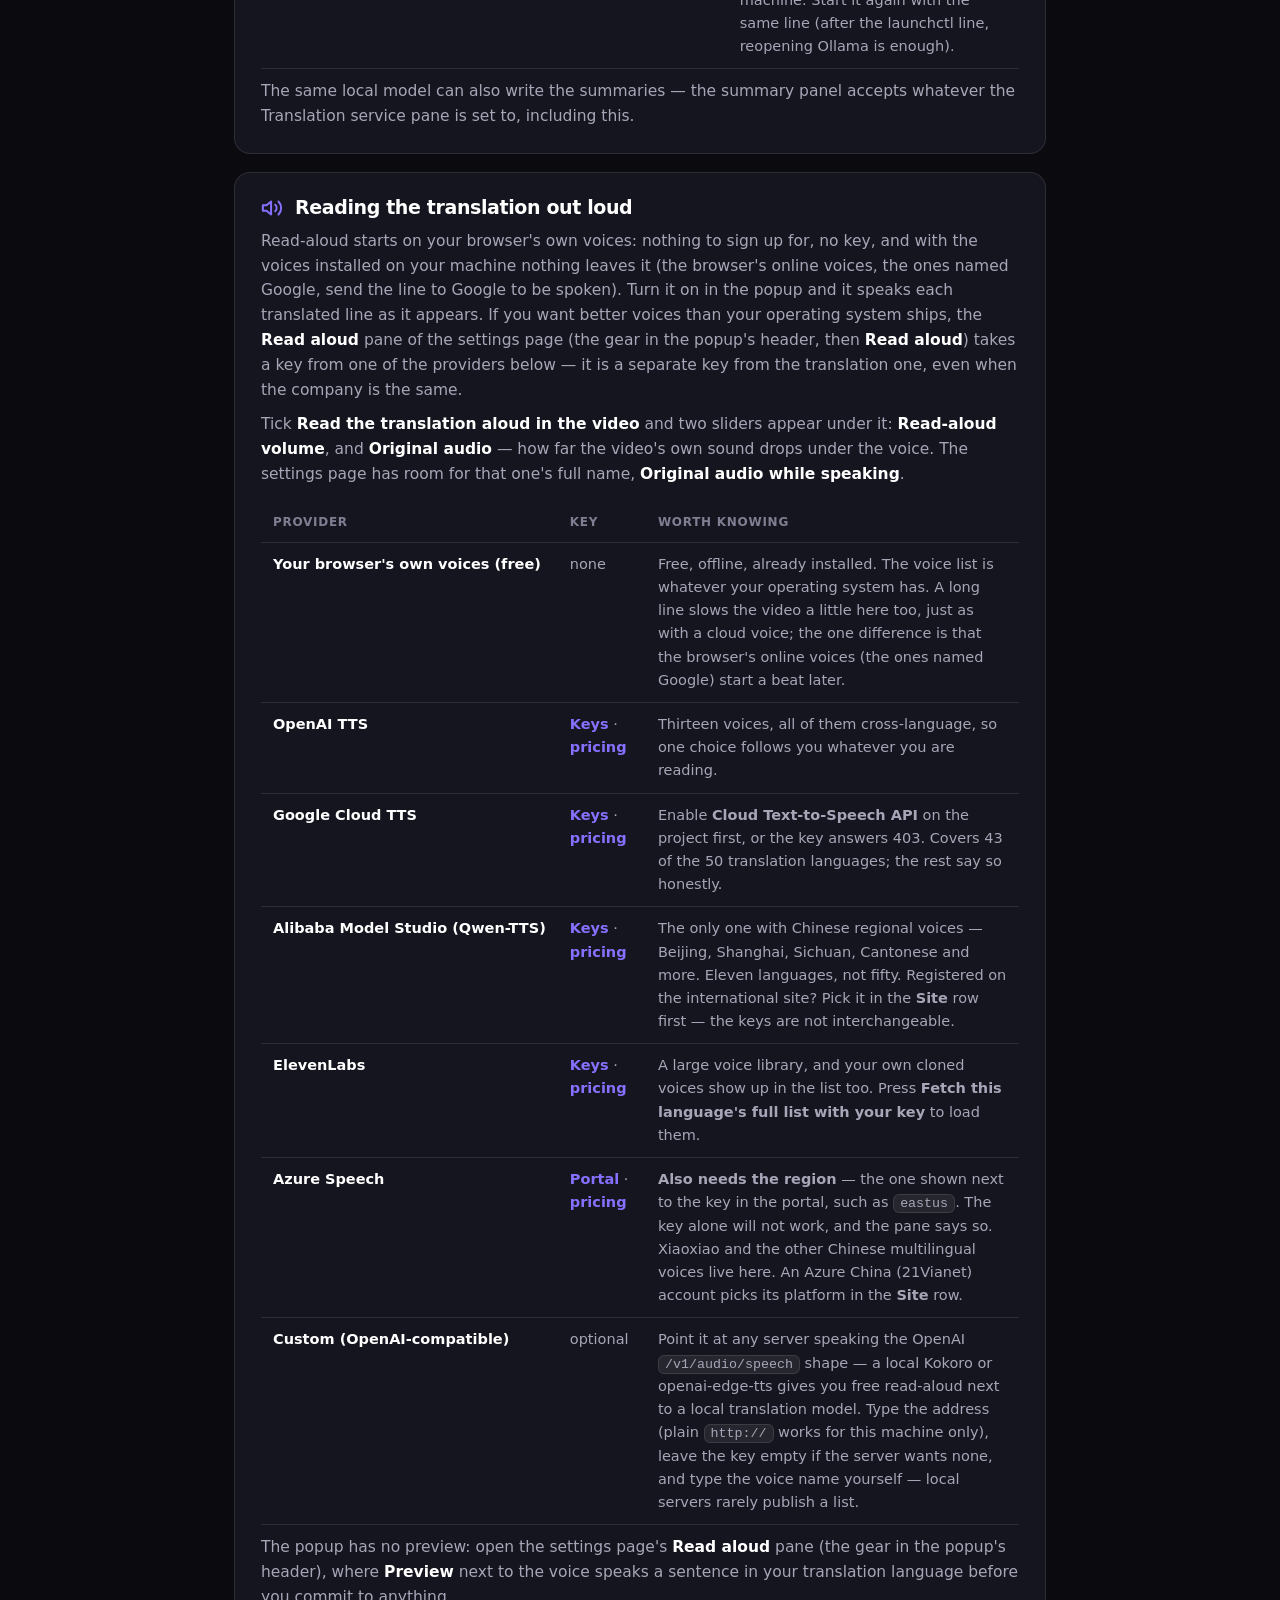
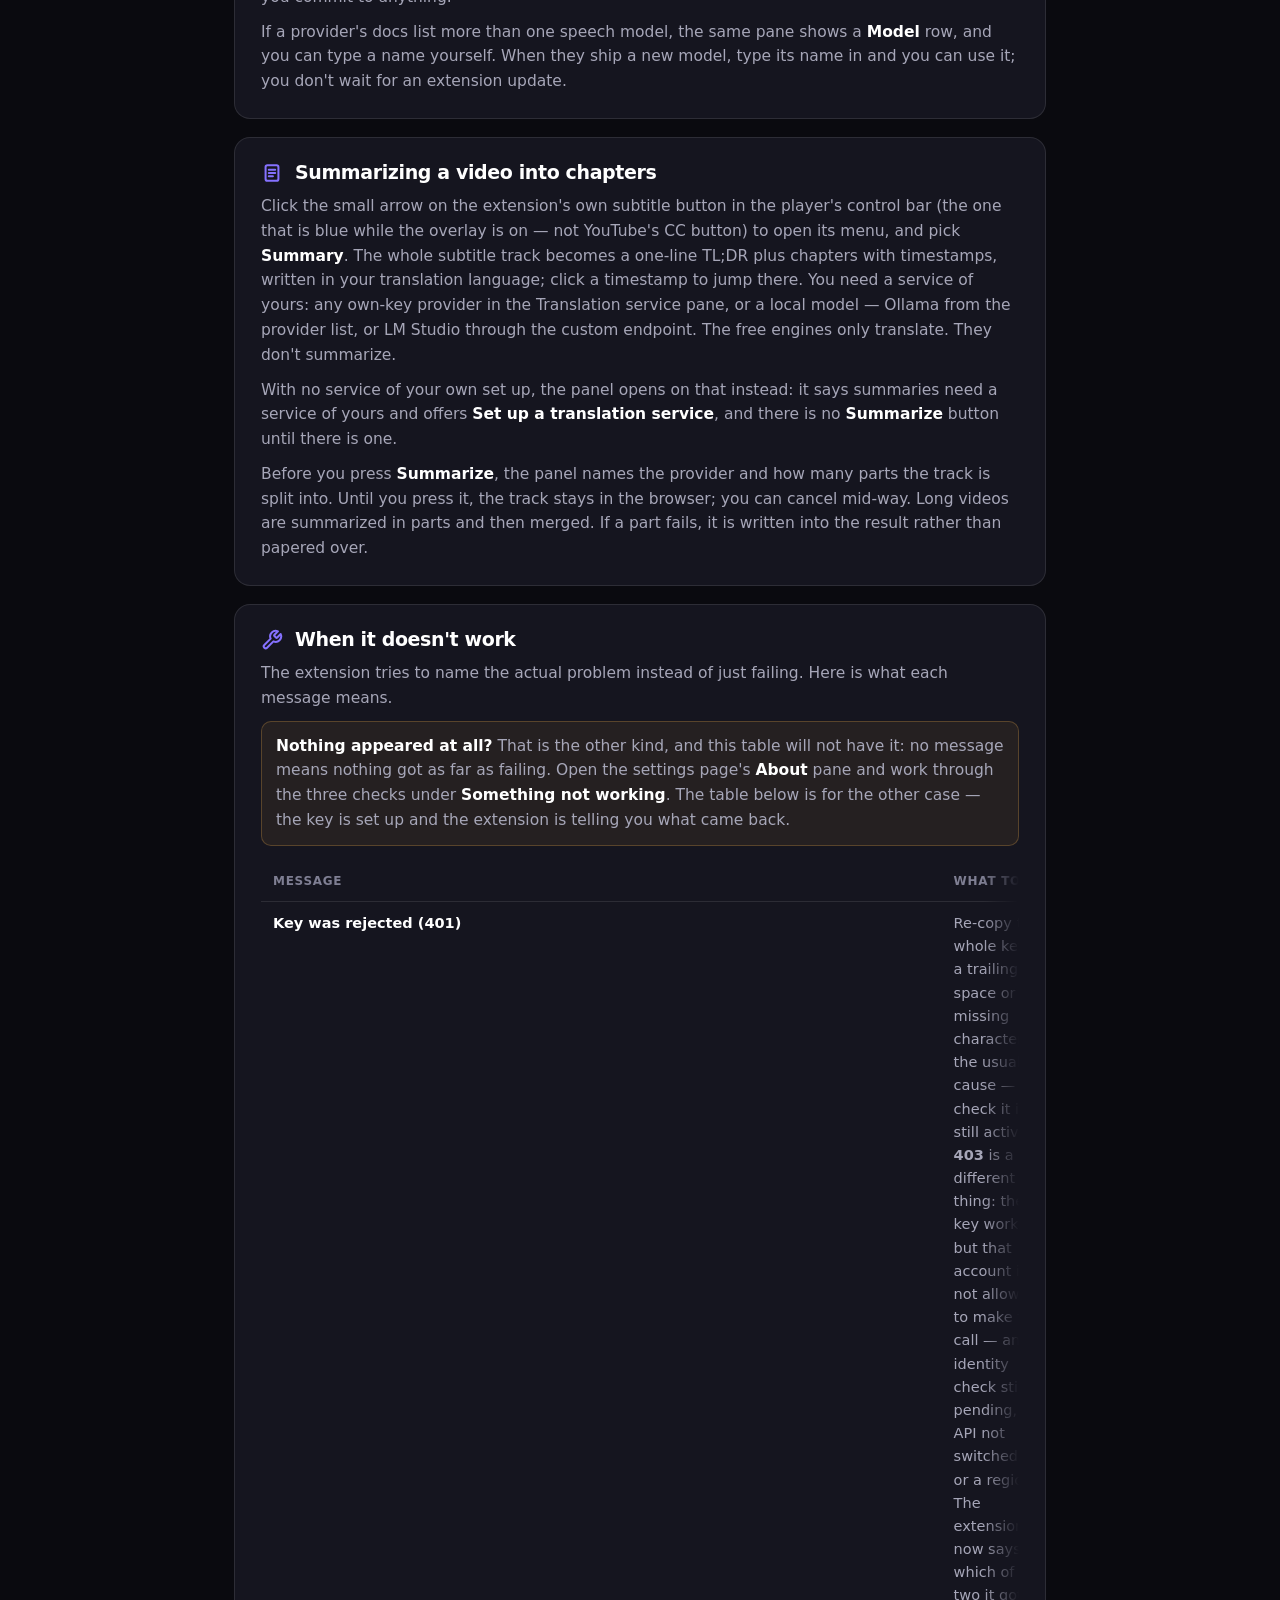
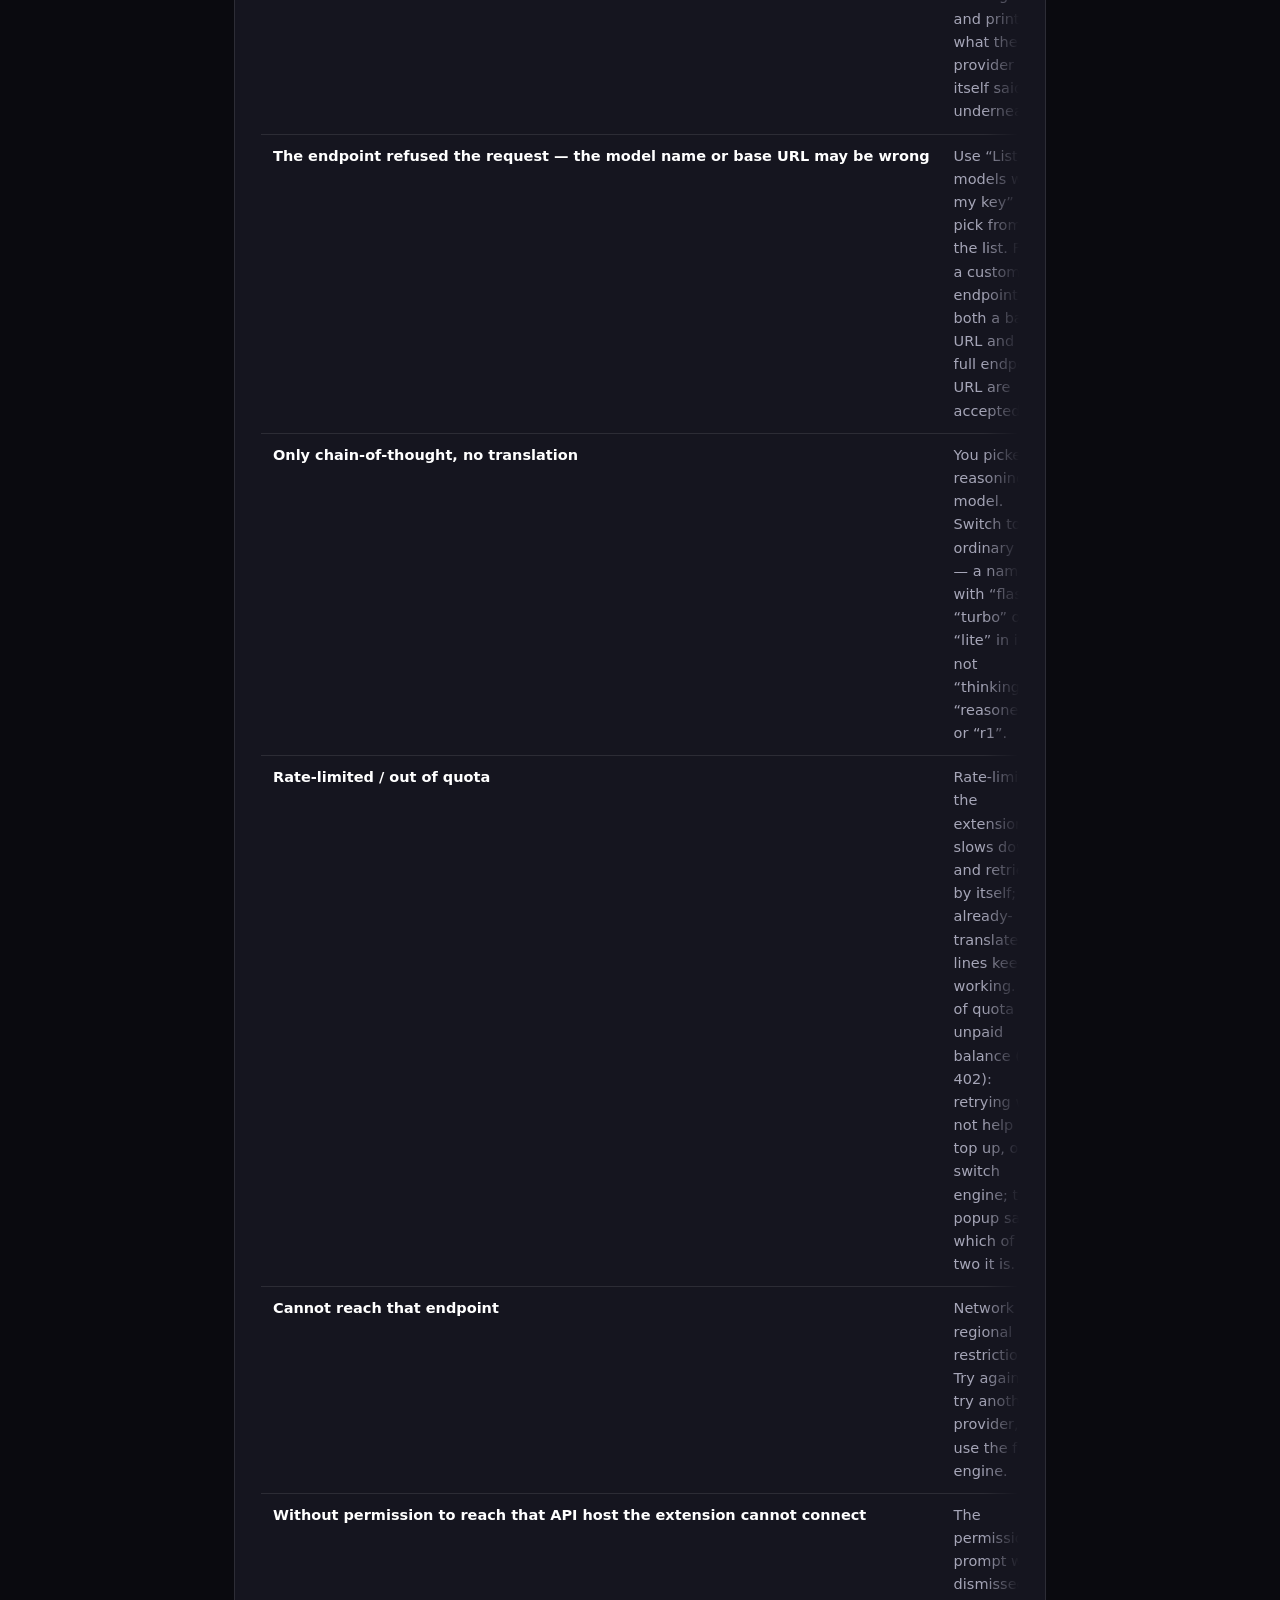
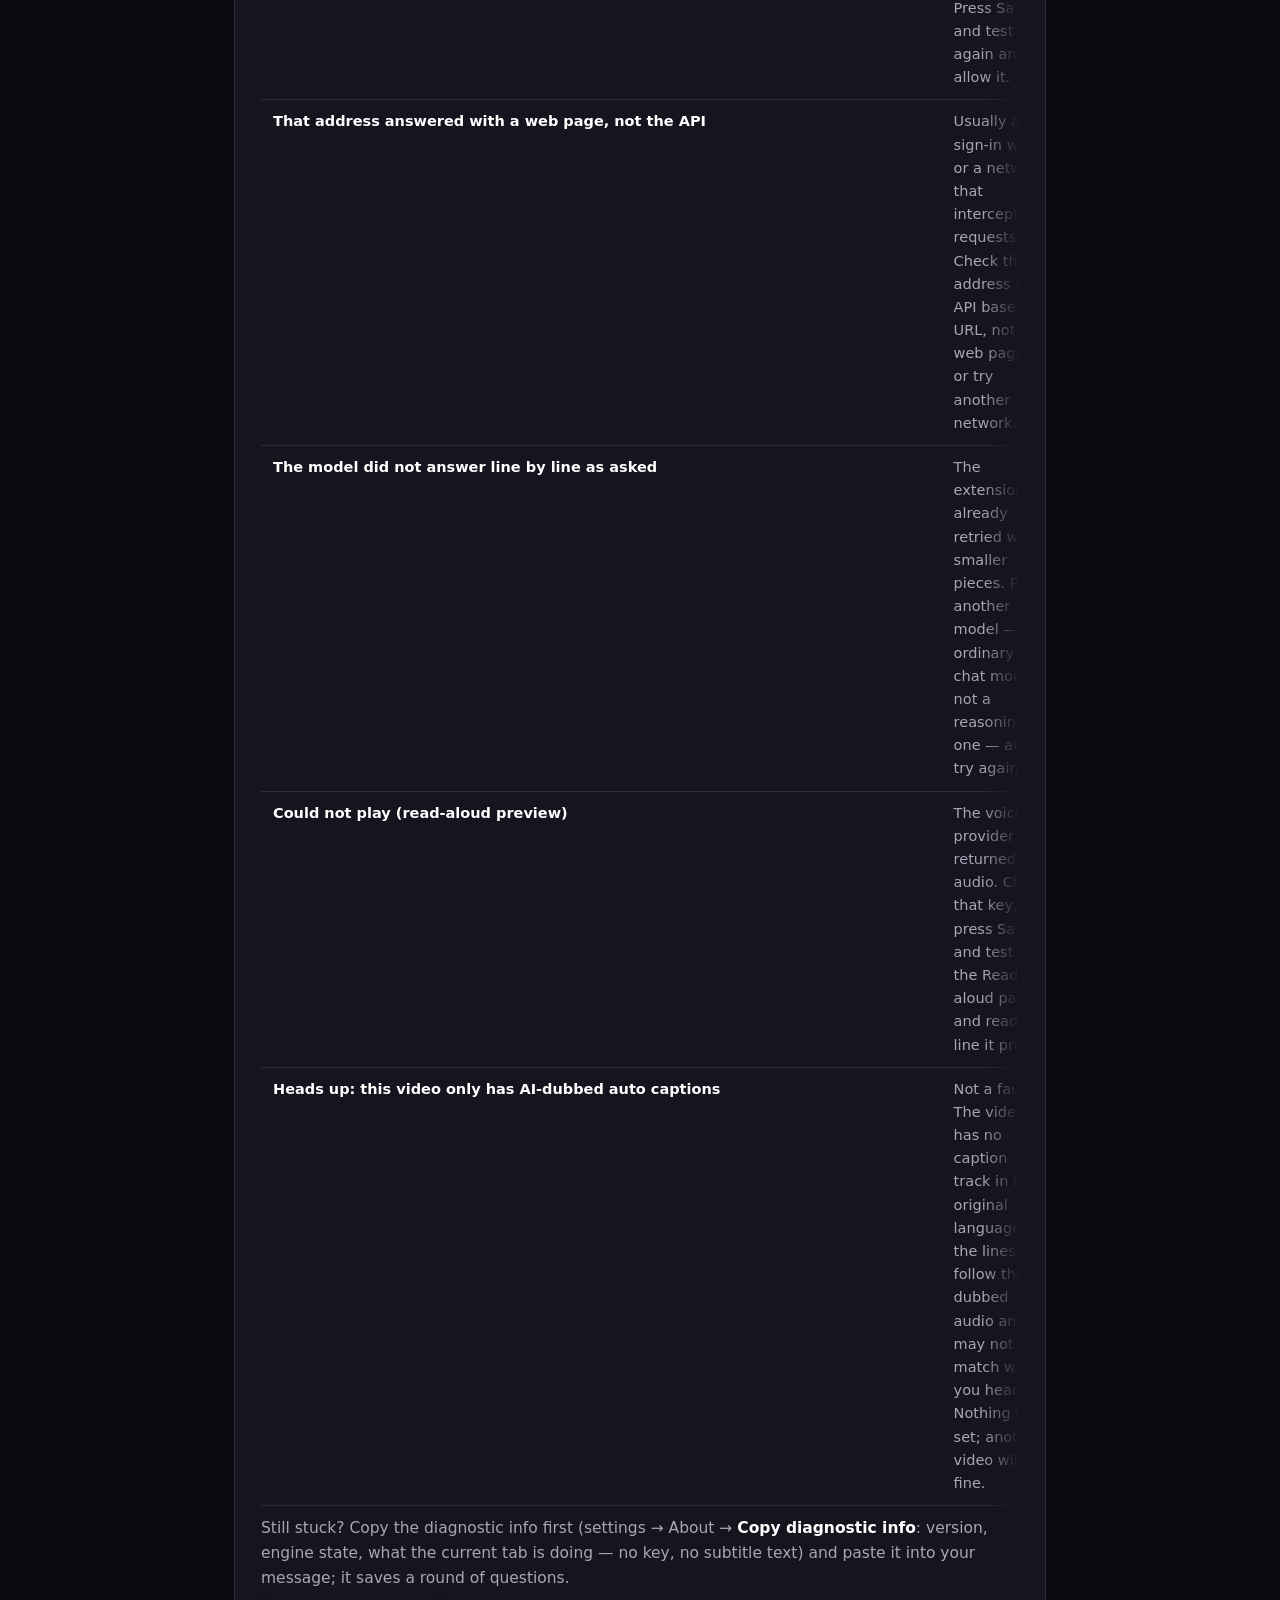
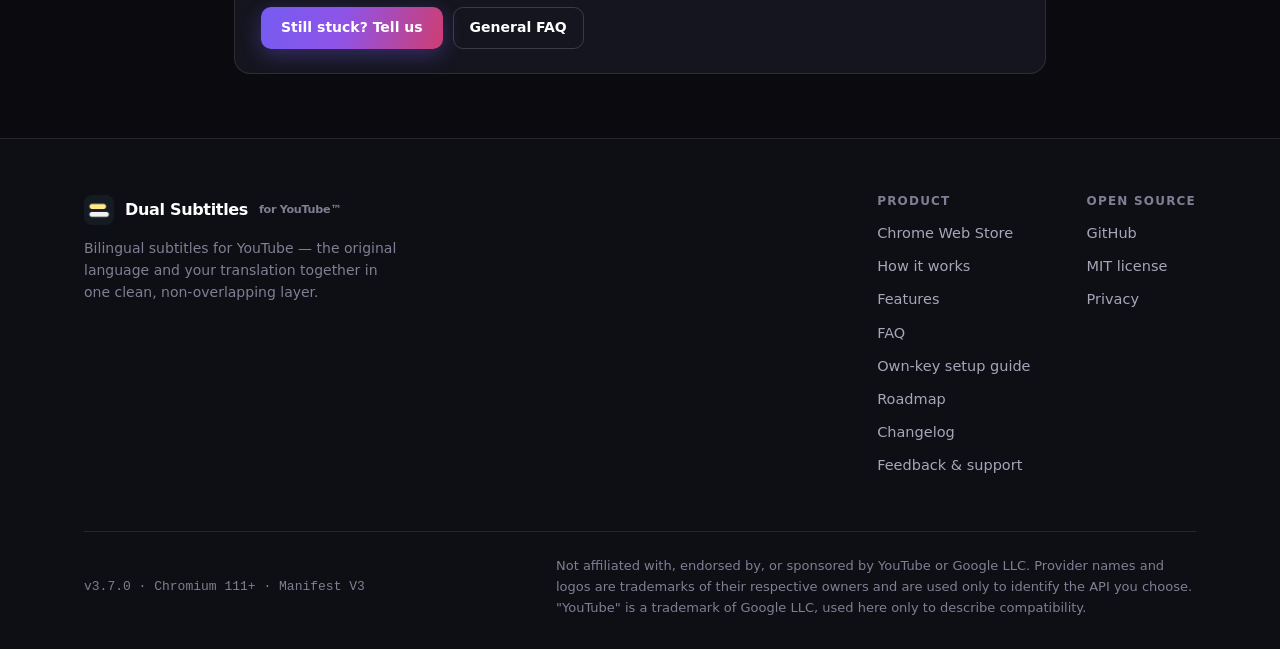
<file: guide.html>
<!doctype html>
<html lang="en" data-title-en="Use your own key — Dual Subtitles for YouTube™" data-title-zh="自带 Key 教程 — Dual Subtitles for YouTube™">
<head>
<meta charset="utf-8">
<meta name="viewport" content="width=device-width, initial-scale=1">
<link rel="icon" type="image/png" href="assets/icon.png">
<title>Use your own key — Dual Subtitles for YouTube™</title>
<link rel="canonical" href="https://gythiro.github.io/yt-dual-subs/guide.html">
<link rel="alternate" hreflang="en" href="https://gythiro.github.io/yt-dual-subs/guide.html?lang=en">
<link rel="alternate" hreflang="zh" href="https://gythiro.github.io/yt-dual-subs/guide.html?lang=zh">
<link rel="alternate" hreflang="x-default" href="https://gythiro.github.io/yt-dual-subs/guide.html">
<meta name="description" content="How to plug your own LLM or DeepL API key into Dual Subtitles for YouTube™ — what it costs, where the key hides, and what to do when it fails." data-desc-en="How to plug your own LLM or DeepL API key into Dual Subtitles for YouTube™ — what it costs, where the key hides, and what to do when it fails." data-desc-zh="怎样把你自己的 LLM 或 DeepL API Key 接进 Dual Subtitles for YouTube™：要花多少钱、Key 存在哪里、出问题了怎么办。">
<!-- Link preview. Title and description are this page's own, so there is one
     place to change them. Card image is script-generated (site-shot.js og). -->
<meta property="og:type" content="website">
<meta property="og:site_name" content="Dual Subtitles for YouTube">
<meta property="og:title" content="Use your own key — Dual Subtitles for YouTube™">
<meta property="og:description" content="How to plug your own LLM or DeepL API key into Dual Subtitles for YouTube™ — what it costs, where the key hides, and what to do when it fails.">
<meta property="og:url" content="https://gythiro.github.io/yt-dual-subs/guide.html">
<meta property="og:image" content="https://gythiro.github.io/yt-dual-subs/assets/og.png">
<meta property="og:image:width" content="1200">
<meta property="og:image:height" content="630">
<meta property="og:image:alt" content="A YouTube player showing one subtitle box with an English line above its Chinese translation.">
<meta name="twitter:card" content="summary_large_image">
<meta name="twitter:title" content="Use your own key — Dual Subtitles for YouTube™">
<meta name="twitter:description" content="How to plug your own LLM or DeepL API key into Dual Subtitles for YouTube™ — what it costs, where the key hides, and what to do when it fails.">
<meta name="twitter:image" content="https://gythiro.github.io/yt-dual-subs/assets/og.png">
<style>
  :root{
    --bg:#0A0A0F;
    --bg-2:#0E0E15;
    --card:#15151F;
    --ink:#FFFFFF;
    --muted:#A6A6B8;
    --muted-2:#7F7F93;
    --line:rgba(255,255,255,0.10);
    --line-2:rgba(255,255,255,0.16);
    --accent:#8571FF;
    --accent-2:#FF4D8D;
    --translation:#FFC24B;
    --ok:#4ade80;
    --warn:#FFB84D;
    --grad:linear-gradient(105deg,#7B61FF 0%,#9E5CFF 45%,#FF4D8D 100%);
    --grad-on:linear-gradient(105deg,#755CF2 0%,#8F53E7 45%,#CE3E72 100%);
    --radius:10px;
    --radius-lg:16px;
    --maxw:860px;
    font-synthesis-weight:none;
  }
  *{box-sizing:border-box}
  html{scroll-behavior:smooth;overflow-y:scroll} /* scrollbar always on: no nav shift between pages */
  body{margin:0;background:var(--bg);color:var(--ink);font-family:-apple-system,BlinkMacSystemFont,"Segoe UI",Roboto,system-ui,"Helvetica Neue",Arial,sans-serif;font-size:17px;line-height:1.6;-webkit-font-smoothing:antialiased}
  img{max-width:100%;height:auto;display:block}
  a{color:inherit;text-decoration:none}
  h1,h2,h3{margin:0;font-weight:700;letter-spacing:-0.02em;line-height:1.12}
  p{margin:0}
  ::selection{background:rgba(123,97,255,0.35)}
  .wrap{max-width:var(--maxw);margin:0 auto;padding:0 24px}
  .mono{font-family:ui-monospace,"SF Mono",Menlo,Consolas,monospace}

  [data-zh]{display:none}
  html[lang="zh"] [data-en]{display:none}
  html[lang="zh"] [data-zh]{display:inline}
  html[lang="zh"] p[data-zh],
  html[lang="zh"] h1[data-zh],
  html[lang="zh"] h2[data-zh],
  html[lang="zh"] h3[data-zh],
  html[lang="zh"] div[data-zh],
  html[lang="zh"] td[data-zh],
  html[lang="zh"] li[data-zh]{display:block}
  html[lang="zh"] td[data-zh]{display:table-cell}

  /* The nav is sticky, so an anchor jump lands underneath it. Nothing

     was hiding today only because every section carries its own 78–103px

     of padding — which is luck, not a decision, and stops being true the

     moment a section is laid out more tightly. */

  html{scroll-padding-top:124px}

  /* This page is nine sections long and had no map: you could not see where you
     were, what was ahead, or jump to the one section you came for — the only
     affordance a long reference page in reading mode really owes its visitor
     (impeccable/layout: "navigable linearity"). A row of jumps, sticky under
     the nav, is the smallest thing that gives all three. It scrolls sideways
     rather than wrapping: two stacked rows of pills would push the content
     itself below the fold on a phone. */
  .toc{position:sticky;top:64px;z-index:40;background:rgba(10,10,15,0.86);
    backdrop-filter:saturate(140%) blur(12px);border-bottom:1px solid var(--line)}
  .toc-in{display:flex;gap:6px;overflow-x:auto;scrollbar-width:none;
    padding:9px 0;max-width:1160px;margin:0 auto;-webkit-overflow-scrolling:touch}
  .toc-in::-webkit-scrollbar{display:none}
  .toc-in.can-scroll{-webkit-mask-image:linear-gradient(to right,#000 calc(100% - 40px),transparent);mask-image:linear-gradient(to right,#000 calc(100% - 40px),transparent)}
  /* On a wide screen every chip fits on two rows and nothing hides; on a
     phone two rows would push the content below the fold, so it scrolls. */
  @media (min-width:900px){.toc-in{flex-wrap:wrap;overflow-x:visible;-webkit-mask-image:none;mask-image:none}}
  .toc a{flex:none;padding:5px 11px;border-radius:99px;font-size:13px;
    color:var(--muted);text-decoration:none;border:1px solid transparent;
    white-space:nowrap;transition:color .15s,background .15s,border-color .15s}
  .toc a:hover{color:var(--ink);background:rgba(255,255,255,0.06)}
  .toc a[aria-current="true"]{color:var(--ink);border-color:var(--line-2);
    background:rgba(255,255,255,0.08)}
  @media (max-width:700px){ .toc-in{padding-left:16px;padding-right:16px} }

  .nav{position:sticky;top:0;z-index:50;backdrop-filter:saturate(140%) blur(12px);background:rgba(10,10,15,0.72);border-bottom:1px solid var(--line)}
  /* nav + footer span the same width as the homepage (1160px); only the
     reading column stays at --maxw so cards keep a comfortable measure */
  /* The jump bar too. Its inner row already asks for 1160 and never got it:
     the .wrap around it was the 860 reading column, so ten chips folded onto
     a second row and two sticky bars ate a fifth of an 800px window. Now it
     lines up with the nav above it and the footer below. */
  .nav .wrap,footer .wrap,.toc .wrap{max-width:1160px}
  .nav-in{display:flex;align-items:center;gap:20px;height:64px}
  .brand{display:flex;align-items:center;gap:11px;font-weight:700;letter-spacing:-0.02em;font-size:16px;white-space:nowrap;flex:none}
  .brand img{width:30px;height:30px;border-radius:8px}
  .brand .tm{font-size:0.7em;vertical-align:super;color:var(--muted-2);font-weight:600}
  .nav-links{display:flex;align-items:center;gap:18px;margin-left:8px;flex:none}
  /* anchors and the dropdown button must be laid out the SAME way, or the
     stretched anchor puts its text at the top of the box while the inline-flex
     button centres its own — 3px apart, which is visible in the bar. */
  .nav-links>a,.nav-links>.nav-drop{display:flex;align-items:center}
  .nav-links a{color:var(--muted);font-size:14.5px;font-weight:500;white-space:nowrap;padding:5px 0}
  .nav-links a:hover{color:var(--ink)}
  .nav-right{margin-left:auto;display:flex;align-items:center;gap:12px}
  .lang-toggle{display:inline-flex;align-items:center;border:1px solid var(--line-2);border-radius:999px;overflow:hidden;background:rgba(255,255,255,0.03);height:36px;flex:none}
  .lang-toggle button{appearance:none;border:0;background:transparent;color:var(--muted);font-size:13px;font-weight:700;padding:0 13px;height:100%;cursor:pointer;font-family:inherit;transition:color .15s,background .15s;white-space:nowrap}
  .lang-toggle button:hover{color:var(--ink)}
  .lang-toggle button.active{color:#fff;background:var(--grad-on);box-shadow:0 2px 10px rgba(123,97,255,0.4)}

  .hero{position:relative;text-align:center;padding:60px 0 30px;overflow:hidden}
  .bloom{position:absolute;inset:0;pointer-events:none;z-index:0}
  .bloom::before{content:"";position:absolute;top:-140px;left:50%;transform:translateX(-50%);width:820px;height:520px;max-width:130vw;background:radial-gradient(50% 50% at 50% 50%,rgba(123,97,255,0.26),rgba(123,97,255,0) 70%);filter:blur(10px)}
  .hero-in{position:relative;z-index:1}
  .hero h1{font-size:clamp(30px,5.2vw,48px);letter-spacing:-0.035em;margin:0 auto;max-width:20ch}
  .hero h1 .g{background:var(--grad);-webkit-background-clip:text;background-clip:text;color:transparent}
  .sub{max-width:58ch;margin:16px auto 0;color:var(--muted);font-size:clamp(16px,2vw,18px)}

  main{padding:14px 0 46px}
  .card{position:relative;border:1px solid var(--line);border-radius:var(--radius-lg);background:var(--card);padding:24px 26px;margin-bottom:18px}
  .card.primary{border-color:transparent;background:linear-gradient(var(--card),var(--card)) padding-box,var(--grad) border-box;border:1.5px solid transparent;box-shadow:0 10px 44px rgba(123,97,255,0.14)}
  .card .head{display:flex;align-items:center;gap:12px;flex-wrap:wrap}
  /* The icons are inline SVG now, so font-size does nothing; they take the
     brand accent and centre against the heading. */
  .card .emoji{display:flex;align-items:center;color:var(--accent);flex:none}
  .card h2{font-size:19px;letter-spacing:-0.02em}
  .card h3{font-size:15px;margin-top:18px;color:var(--muted)}
  .card p{color:var(--muted);font-size:15.5px;margin-top:10px}
  .card p b{color:var(--ink)}
  .badge{font-size:10.5px;font-weight:700;letter-spacing:0.06em;text-transform:uppercase;color:#fff;background:var(--grad-on);padding:4px 10px;border-radius:999px}
  .badge.q{background:rgba(255,255,255,0.10);color:var(--muted)}
  .links{display:flex;flex-wrap:wrap;gap:16px;margin-top:14px;font-size:14.5px}
  .links a{color:var(--accent);font-weight:600}
  .links a:hover{text-decoration:underline}
  .links a::after{content:" ↗";opacity:.6}

  ol.steps{margin:14px 0 0;padding-left:22px;color:var(--muted);font-size:15.5px}
  ol.steps li{margin-bottom:9px}
  ol.steps b,ul.notes b{color:var(--ink)}
  ul.notes{margin:12px 0 0;padding-left:22px;color:var(--muted);font-size:15px}
  ul.notes li{margin-bottom:8px}
  code{font-family:ui-monospace,Menlo,Consolas,monospace;font-size:0.92em;background:rgba(255,255,255,0.07);border:1px solid var(--line);border-radius:6px;padding:1px 6px}
  /* The two commands on this page had no rule of their own, so they inherited
     the browser default: pre, no wrap, no scroll — and the body clips sideways,
     which put the second half of `OLLAMA_ORIGINS=... ollama serve` off a phone
     screen with no way to reach it. Scroll rather than wrap: a wrapped shell
     command is a command someone copies wrong. */
  td.nw{white-space:nowrap}
  pre.code{margin:14px 0;padding:12px 14px;border:1px solid var(--line);border-radius:10px;background:rgba(255,255,255,0.05);overflow-x:auto}
  pre.code code{background:none;border:0;padding:0;font-size:14px;white-space:pre}
  /* A command that has to be retyped by hand is a command that gets mistyped,
     and on a phone the longer one only exists behind a sideways scroll. The
     button rides inside the block's own padding so it cannot cover the text. */
  .codewrap{position:relative}
  .codewrap pre.code{padding-right:84px}
  .copybtn{position:absolute;top:22px;right:10px;padding:4px 10px;border-radius:99px;
    font-size:12px;font-weight:600;font-family:inherit;color:var(--muted);
    background:rgba(255,255,255,0.06);border:1px solid var(--line);cursor:pointer}
  .copybtn:hover{color:var(--ink);background:rgba(255,255,255,0.10)}
  .copybtn.done{color:var(--ok);border-color:var(--line-2)}
  .tip{margin-top:14px;padding:12px 14px;border-radius:10px;font-size:14.5px;color:var(--muted);background:rgba(255,184,77,0.07);border:1px solid rgba(255,184,77,0.24)}
  .tip b{color:var(--warn)}

  .pico{flex:none;width:26px;height:26px;border-radius:8px;display:inline-grid;place-items:center;overflow:hidden;color:#fff;vertical-align:middle}
  .pico svg{width:62%;height:62%;display:block}
  .pico-txt{font-size:11px;font-weight:800;letter-spacing:.3px}
  .pico-sm{width:20px;height:20px;border-radius:6px;margin-right:8px}
  .pico-sm .pico-txt{font-size:9px}
  .tbl-wrap{overflow-x:auto;margin-top:16px;position:relative}
  /* While the table is wider than its box, its right edge fades: "there is
     more to the right". The class is set by script when that is true. */
  .tbl-wrap.can-scroll{-webkit-mask-image:linear-gradient(to right,#000 calc(100% - 36px),transparent);mask-image:linear-gradient(to right,#000 calc(100% - 36px),transparent)}
  .tbl-wrap:focus-visible,pre.code:focus-visible{outline:2px solid var(--accent);outline-offset:3px;border-radius:8px}
  table{border-collapse:collapse;width:100%;font-size:14.5px;min-width:620px}
  th,td{text-align:left;padding:10px 12px;border-bottom:1px solid var(--line);vertical-align:top}
  /* nowrap: these are three short labels, and the last one was breaking after
     its second character ("要注意" / "的") when the column got tight. */
  th{color:var(--muted-2);font-size:12px;letter-spacing:0.06em;text-transform:uppercase;font-weight:700;white-space:nowrap}
  /* Latin small-caps tracking scatters Chinese and Thai headings the same way
     it does in the extension (设计规范 §2); those scripts have no capitals for
     the uppercase to reach either. */
  html[lang="zh"] th{text-transform:none;letter-spacing:0.02em}
  td{color:var(--muted)}
  /* The links column is a pair of short labels with a separator; letting them
     break put "资" on one line and "费" on the next. */
  td a{white-space:nowrap}
  td:first-child{color:var(--ink);font-weight:600;white-space:nowrap}
  td a{color:var(--accent);font-weight:600}
  td a:hover{text-decoration:underline}

  .btn{display:inline-flex;align-items:center;justify-content:center;gap:8px;height:42px;padding:0 20px;border-radius:var(--radius);background:var(--grad-on);color:#fff;font-size:14px;font-weight:700;border:0;cursor:pointer;box-shadow:0 6px 20px rgba(123,97,255,0.32);transition:transform .12s ease}
  .btn:hover{transform:translateY(-1px)}
  .ghost{display:inline-flex;align-items:center;gap:8px;padding:0 16px;height:42px;border:1px solid var(--line-2);border-radius:var(--radius);color:var(--ink);font-size:14px;font-weight:600;transition:border-color .15s,background .15s;background:transparent;cursor:pointer;font-family:inherit;white-space:nowrap}
  .ghost:hover{border-color:rgba(255,255,255,0.34);background:rgba(255,255,255,0.04)}
  .actions{display:flex;flex-wrap:wrap;gap:10px;margin-top:16px}
  .btn.sm{height:40px;padding:0 18px;font-size:14px;white-space:nowrap}

  footer{border-top:1px solid var(--line);background:var(--bg-2);padding:56px 0 40px}
  .foot-top{display:flex;flex-wrap:wrap;gap:28px;justify-content:space-between;align-items:flex-start}
  .foot-brand{max-width:320px}
  .foot-brand .brand{margin-bottom:12px}
  .foot-brand p{color:var(--muted-2);font-size:14px}
  .foot-links{display:flex;gap:56px;flex-wrap:wrap}
  .foot-col h3{font-size:12px;letter-spacing:0.1em;text-transform:uppercase;color:var(--muted-2);font-weight:700;margin:0 0 14px}
  .foot-col a{display:block;color:var(--muted);font-size:14.5px;margin-bottom:10px;font-weight:500}
  .foot-col a:hover{color:var(--ink)}
  .foot-bottom{margin-top:44px;padding-top:24px;border-top:1px solid var(--line);display:flex;flex-wrap:wrap;gap:14px;justify-content:space-between;align-items:center}
  .foot-bottom .ver{font-size:13px;color:var(--muted-2);font-family:ui-monospace,Menlo,Consolas,monospace}
  .disclaimer{font-size:13px;color:var(--muted-2);max-width:640px;line-height:1.6}

  /* mobile menu (burger) — appears exactly when the inline links hide */
  .nav-burger{display:none;width:40px;height:40px;border:1px solid var(--line-2);border-radius:var(--radius);background:transparent;color:var(--ink);cursor:pointer;align-items:center;justify-content:center;flex:none;padding:0}
  .nav-burger:hover{background:rgba(255,255,255,0.04)}
  .nav-menu{display:none;position:absolute;top:64px;left:0;right:0;background:rgba(10,10,15,0.97);backdrop-filter:saturate(140%) blur(14px);border-bottom:1px solid var(--line);padding:6px 24px 12px}
  .nav-menu a{display:block;padding:13px 2px;color:var(--muted);font-size:15.5px;font-weight:600;border-bottom:1px solid var(--line)}
  .nav-menu a:last-child{border-bottom:0}
  .nav-menu a:hover{color:var(--ink)}
  .nav-menu.open{display:block}

  /* nav ladder — measured, not guessed: full EN nav ≈ 1085px content width.
     The guide is deliberately NOT in .nav-links: a seventh item would push the
     measured ladder below and re-break the mobile fitting that was already
     fixed twice. It lives in the burger menu and the footer instead. */
  @media (max-width:1199px){
    .nav-right .ghost{display:none}    /* GitHub stays reachable in the footer */
  }
  @media (max-width:1039px){
    .nav-links{display:none}
    .nav-burger{display:inline-flex}
  }
  @media (max-width:900px){
    .foot-links{gap:32px}
  }
  @media (max-width:560px){
    .wrap{padding:0 18px}
    .actions .btn,.actions .ghost{width:100%}
    .nav-right .ghost{display:none}
    .nav-in{gap:10px}
    .brand .tm{display:none}
    .brand{font-size:15px}
    .lang-toggle button{padding:0 10px}
    /* burger + nav CTA don't both fit under ~560 (real iPhones report up to
       440px viewports, wider than the 430 emulator preset) */
    .nav .btn.sm{display:none}
  }

  /* help dropdown — holds every standalone page so the row stops growing */
  .nav-drop{position:relative}
  .nav-drop-btn{display:inline-flex;align-items:center;gap:5px;background:transparent;border:0;line-height:inherit;
    padding:5px 0;font-family:inherit;font-size:14.5px;font-weight:500;color:var(--muted);
    cursor:pointer;white-space:nowrap;transition:color .15s}
  .nav-drop-btn:hover,.nav-drop.open .nav-drop-btn{color:var(--ink)}
  .nav-drop-btn svg{transition:transform .18s}
  .nav-drop.open .nav-drop-btn svg{transform:rotate(180deg)}
  .nav-drop-menu{display:none;position:absolute;top:calc(100% + 14px);left:-14px;min-width:210px;
    background:rgba(14,14,21,0.98);backdrop-filter:saturate(140%) blur(14px);
    border:1px solid var(--line-2);border-radius:12px;padding:6px;
    box-shadow:0 18px 44px rgba(0,0,0,.5)}
  .nav-drop.open .nav-drop-menu{display:block}
  .nav-drop-menu a{display:block;padding:9px 12px;border-radius:8px;color:var(--muted);
    font-size:14.5px;font-weight:500;white-space:nowrap}
  .nav-drop-menu a:hover{color:var(--ink);background:rgba(255,255,255,.06)}
  a:focus-visible, button:focus-visible, summary:focus-visible { outline: 2px solid var(--accent, #8571FF); outline-offset: 3px; border-radius: 6px; }
  @media (prefers-reduced-motion: reduce) { html { scroll-behavior: auto; } *, *::before, *::after { animation-duration: 0.01ms !important; animation-iteration-count: 1 !important; transition-duration: 0.01ms !important; } }
  .lang-toggle button:focus-visible { outline-offset: -2px; }
</style>
</head>
<body>

<nav class="nav">
  <div class="wrap nav-in">
    <a class="brand" href="./"><img src="assets/icon.png" alt="Dual Subtitles for YouTube icon" width="30" height="30">Dual Subtitles<span class="tm">for YouTube™</span></a>
    <div class="nav-links">
      <a href="./#how"><span data-en>How it works</span><span data-zh>工作原理</span></a>
      <a href="./#features"><span data-en>Features</span><span data-zh>功能特性</span></a>
      <a href="./#privacy"><span data-en>Privacy</span><span data-zh>隐私</span></a>
      <a href="./#faq"><span data-en>FAQ</span><span data-zh>常见问题</span></a>
      <div class="nav-drop">
        <button type="button" class="nav-drop-btn" id="helpBtn" aria-expanded="false"
                aria-controls="helpMenu" onclick="toggleHelp()">
          <span data-en>Help</span><span data-zh>帮助</span>
          <svg width="12" height="12" viewBox="0 0 24 24" fill="none" aria-hidden="true"><path d="M6 9l6 6 6-6" stroke="currentColor" stroke-width="2.2" stroke-linecap="round" stroke-linejoin="round"/></svg>
        </button>
        <div class="nav-drop-menu" id="helpMenu">
          <a href="guide.html"><span data-en>Own-key setup guide</span><span data-zh>自带 Key 教程</span></a>
          <a href="roadmap.html"><span data-en>Roadmap</span><span data-zh>开发计划</span></a>
          <a href="updated.html"><span data-en>Changelog</span><span data-zh>更新日志</span></a>
          <a href="feedback.html"><span data-en>Feedback &amp; support</span><span data-zh>反馈与支持</span></a>
        </div>
      </div>
    </div>
    <div class="nav-right">
      <div class="lang-toggle" id="lang-toggle-group" role="group" aria-label="Language">
        <button type="button" id="lang-en" onclick="setLang('en', true)">EN</button>
        <button type="button" id="lang-zh" onclick="setLang('zh', true)">中文</button>
      </div>
      <a class="ghost" href="https://github.com/Gythiro/yt-dual-subs" target="_blank" rel="noopener">
        <svg width="17" height="17" viewBox="0 0 16 16" fill="currentColor" aria-hidden="true"><path d="M8 0C3.58 0 0 3.58 0 8c0 3.54 2.29 6.53 5.47 7.59.4.07.55-.17.55-.38 0-.19-.01-.82-.01-1.49-2.01.37-2.53-.49-2.69-.94-.09-.23-.48-.94-.82-1.13-.28-.15-.68-.52-.01-.53.63-.01 1.08.58 1.23.82.72 1.21 1.87.87 2.33.66.07-.52.28-.87.51-1.07-1.78-.2-3.64-.89-3.64-3.95 0-.87.31-1.59.82-2.15-.08-.2-.36-1.02.08-2.12 0 0 .67-.21 2.2.82.64-.18 1.32-.27 2-.27.68 0 1.36.09 2 .27 1.53-1.04 2.2-.82 2.2-.82.44 1.1.16 1.92.08 2.12.51.56.82 1.27.82 2.15 0 3.07-1.87 3.75-3.65 3.95.29.25.54.73.54 1.48 0 1.07-.01 1.93-.01 2.2 0 .21.15.46.55.38A8.01 8.01 0 0016 8c0-4.42-3.58-8-8-8z"/></svg>
        GitHub
      </a>
      <a class="btn sm" href="https://chromewebstore.google.com/detail/dual-subtitles-for-youtub/ndifcigakimmibkgeabchfaolhjpcmge" target="_blank" rel="noopener">
        <svg width="16" height="16" viewBox="0 0 24 24" fill="none" aria-hidden="true"><circle cx="12" cy="12" r="9.2" stroke="#fff" stroke-width="1.6"/><circle cx="12" cy="12" r="3.4" stroke="#fff" stroke-width="1.6"/><path d="M12 8.6h8.4M8.9 13.7 4.7 20.4M15.1 13.7 10.9 20.4" stroke="#fff" stroke-width="1.6" stroke-linecap="round"/></svg>
        <span data-en>Add to Chrome</span><span data-zh>添加到 Chrome</span>
      </a>
      <button type="button" class="nav-burger" id="navBurger" aria-label="Menu" aria-expanded="false" onclick="toggleMenu()">
        <svg width="20" height="20" viewBox="0 0 24 24" fill="none" aria-hidden="true"><path d="M4 7h16M4 12h16M4 17h16" stroke="currentColor" stroke-width="2" stroke-linecap="round"/></svg>
      </button>
    </div>
  </div>
  <div class="nav-menu" id="navMenu">
    <a href="./#how"><span data-en>How it works</span><span data-zh>工作原理</span></a>
    <a href="./#features"><span data-en>Features</span><span data-zh>功能特性</span></a>
    <a href="./#privacy"><span data-en>Privacy</span><span data-zh>隐私</span></a>
    <a href="./#faq"><span data-en>FAQ</span><span data-zh>常见问题</span></a>
    <a href="guide.html"><span data-en>Own-key setup guide</span><span data-zh>自带 Key 教程</span></a>
    <a href="roadmap.html"><span data-en>Roadmap</span><span data-zh>开发计划</span></a>
    <a href="updated.html"><span data-en>Changelog</span><span data-zh>更新日志</span></a>
    <a href="feedback.html"><span data-en>Feedback &amp; support</span><span data-zh>反馈与支持</span></a>
    <a href="https://github.com/Gythiro/yt-dual-subs" target="_blank" rel="noopener">GitHub</a>
  </div>
</nav>
<!-- The map. Same order as the page, both languages in one cell per link so
     the hidden half cannot hold a slot (the same mistake the provider table
     made, 2026-08-31). -->
<nav class="toc" id="toc" aria-label="Sections">
  <div class="wrap"><div class="toc-in">
    <a href="#before"><span data-en>Before you start</span><span data-zh>开始之前</span></a>
    <a href="#steps"><span data-en>Three steps</span><span data-zh>三步</span></a>
    <a href="#qwen"><span data-en>Model Studio</span><span data-zh>百炼</span></a>
    <a href="#gemini">Gemini</a>
    <a href="#deepl">DeepL</a>
    <a href="#others"><span data-en>Other providers</span><span data-zh>其他服务商</span></a>
    <a href="#local"><span data-en>Local model</span><span data-zh>本机模型</span></a>
    <a href="#readaloud"><span data-en>Read aloud</span><span data-zh>朗读</span></a>
    <a href="#summary"><span data-en>Summary</span><span data-zh>总结</span></a>
    <a href="#troubleshooting"><span data-en>Trouble</span><span data-zh>出问题了</span></a>
  </div></div>
</nav>

<header class="hero">
  <div class="bloom" aria-hidden="true"></div>
  <div class="wrap hero-in">
    <h1 data-en>Use <span class="g">your own key</span></h1>
    <h1 data-zh>用<span class="g">你自己的 Key</span></h1>
    <p class="sub" data-en>The extension works with no setup at all. This page covers three optional things: a better translation than the free engines give (the first three choices in the popup's Engine list: Auto (recommended), Whole-track (YouTube), Smart sentences (Google)) with an API key of your own, having the translation read out loud, and summarizing a video into chapters. Read-aloud on your browser's own voices needs no key; for the other two you bring a key or a local model, the extension uses it, and nobody sits in between.</p>
    <p class="sub" data-zh>扩展本身开箱即用，什么都不用配。这一页讲三件可选的事：用你自己的 API Key 把译文译得比免费引擎（弹窗「翻译引擎」下拉里的前三项：「自动（推荐）」「整轨翻译（YouTube）」「智能整句（Google）」）更好、让它把译文念出来、把视频总结成章节。用浏览器自带音色朗读不需要 Key；另外两件你自备 Key 或本机模型，扩展直接用它，中间没有任何人经手。</p>
  </div>
</header>

<main>
  <div class="wrap">

    <!-- ---------------------------- three worries ---------------------------- -->
    <section class="card primary" id="before">
      <div class="head">
        <span class="emoji"><svg width="22" height="22" viewBox="0 0 24 24" fill="none" stroke="currentColor" stroke-width="2.2" stroke-linecap="round" stroke-linejoin="round" aria-hidden="true"><circle cx="12" cy="12" r="10"/><polygon points="16.24 7.76 14.12 14.12 7.76 16.24 9.88 9.88 16.24 7.76"/></svg></span>
        <h2 data-en>Three things before you start</h2>
        <h2 data-zh>开始之前，先说三件事</h2>
      </div>

      <!-- The page opened on "what it costs", which is the first thing a
           reader meets after installing something that already works. The
           header says so, and then three headings about money, regions and
           key safety bury it. Said once more, here, where the reading
           actually starts. -->
      <p class="tip" data-en><b>Only want the two lines of subtitles?</b> You are already done — install it, open a video with captions, and they are there. Everything on this page is optional, and nothing below is needed for that.</p>
      <p class="tip" data-zh><b>只想要那两行字幕？</b>那你已经装完就能用了——打开一个有字幕的视频，字幕就在上面。这一页讲的全是可选的，下面没有一件是看双语字幕必须做的。</p>

      <h3 data-en>1. What it costs</h3>
      <h3 data-zh>1. 花多少钱</h3>
      <p data-en>You pay the provider directly for what you use — the extension takes no cut and has no server. Subtitles are short, so a video costs very little, but <b>it is not free by default</b>: check the provider's own pricing page before you rely on it. All three providers below have a free tier — though signup rules and card requirements vary by region — and their limits change often enough that we link to the source instead of copying numbers here.</p>
      <p data-zh>你按用量直接付给服务商——扩展不抽成、也没有服务器。字幕文本很短，一个视频的花费很小，但<b>默认并不是免费的</b>：依赖它之前先看服务商自己的定价页。下面三家都有免费额度——但注册规则和是否要绑卡因地区而异——而额度和限速变动频繁，所以这里只给出处、不抄数字。</p>

      <h3 data-en>2. Network and region</h3>
      <h3 data-zh>2. 网络与区域</h3>
      <p data-en>An API only works if your browser can reach it. Chinese endpoints can be slow or flaky from outside mainland China; Google's Gemini API is not available in every region. If a key tests fine one minute and fails the next, this is usually why — the extension retries a dropped connection once and then tells you.</p>
      <p data-zh>接口能不能用，取决于你的浏览器能不能连上它。国内的接口从境外访问可能慢或不稳；Google Gemini 的接口在部分地区不可用。如果 Key 填好、连接成功之后过一会儿又失败，通常就是这个原因——扩展会对掉线自动重试一次，再失败才提示你。</p>

      <h3 data-en>3. Is my key safe?</h3>
      <h3 data-zh>3. Key 安全吗</h3>
      <p data-en>The key is stored in this browser on this computer only (<code>chrome.storage.local</code>). It is <b>never synced to your Google account and never sent anywhere except the provider you picked</b>, as the authorization header of the translation request. When a key is saved the field shows <b>saved ····1234</b> with <b>Replace</b> and <b>Delete</b> beside it; Delete removes it from this computer, and “Reset all settings” clears it too. Treat a key like a wallet anyway: don't paste it into random websites, and revoke it in the provider's console if you ever suspect it leaked.</p>
      <p data-zh>Key 只保存在这台电脑的这个浏览器里（<code>chrome.storage.local</code>）。它<b>不会同步到你的 Google 账号，也不会发往除你所选服务商之外的任何地方</b>——只作为翻译请求的认证头。存了 Key 之后那一行会显示<b>「已保存 ····1234」</b>，旁边是<b>「更换」</b>和<b>「删除」</b>；删除就是把它从这台电脑上抹掉，「重置全部设置」也会一并清掉。不过还是把 Key 当钱包看：别往来路不明的网站里粘，一旦怀疑泄露就去服务商后台吊销。</p>
    </section>

    <!-- ------------------------------- overview ------------------------------ -->
    <section class="card" id="steps">
      <div class="head">
        <span class="emoji"><svg width="22" height="22" viewBox="0 0 24 24" fill="none" stroke="currentColor" stroke-width="2.2" stroke-linecap="round" stroke-linejoin="round" aria-hidden="true"><polygon points="13 2 3 14 12 14 11 22 21 10 12 10 13 2"/></svg></span>
        <h2 data-en>The whole thing in three steps</h2>
        <h2 data-zh>整个流程就三步</h2>
      </div>
      <p data-en>The popup opens from the extension's icon in the browser toolbar — if it isn't there, click the puzzle-piece icon and pin <b>Dual Subtitles</b>.</p>
      <p data-zh>弹窗从浏览器工具栏里扩展的图标打开——没看到图标就点拼图图标，把 <b>Dual Subtitles</b> 钉上去。</p>
      <ol class="steps">
        <li data-en>Open the extension popup → set <b>Engine</b> to <b>Your own key (LLM / DeepL)</b> → click <b>Configure…</b>.</li>
        <li data-zh>打开扩展弹窗 → 把<b>「翻译引擎」</b>切到<b>「自带 Key（LLM / DeepL）」</b> → 点<b>「配置…」</b>。</li>
        <li data-en>Pick a provider in the list on the left — fourteen of them, so the one this page starts with, Model Studio, is eighth; scroll. Paste your API key, leave the model on the recommended one. Want a different one? Hit <b>List models with my key</b> (<b>List available models</b> on a provider that needs none) and choose from what your key can actually reach — the list comes from the provider, so it says what that key reaches right now.</li>
        <li data-zh>在左边列表里选一个服务商——一共十四家，这一页最先讲的「百炼」排在第八，往下翻。粘贴你的 API Key，模型保持推荐值即可。想换别的？点<b>「用我的 Key 拉取模型」</b>（免 Key 的服务商上叫<b>「拉取可用模型」</b>），从你这把 Key 真正能用的模型里挑——列表是服务商当场给的，反映这把 Key 现在够得着什么。</li>
        <li data-en>Click <b>Save and test</b>. Chrome asks once for permission to reach that provider's domain — allow it, and you should see “Connected”.</li>
        <li data-zh>点<b>「保存并测通」</b>。Chrome 会问一次是否允许访问该服务商的域名——同意后应该看到「连接成功」。</li>
      </ol>
      <div class="tip">
        <b data-en>Why the permission prompt?</b><b data-zh>为什么会弹权限？</b>
        <span data-en> The extension ships with no access to any AI provider. It asks for one domain, only when you choose that provider — so an unused provider can never be contacted.</span>
        <span data-zh> 扩展默认对所有 AI 服务商都没有访问权限。只有你选中某一家时，它才申请那一个域名——没用到的服务商永远联系不上。</span>
      </div>
    </section>

    <!-- --------------------------------- qwen -------------------------------- -->
    <section class="card" id="qwen">
      <div class="head">
        <span class="pico" data-icon="qwen" style="background:#FF6A00"><svg viewBox="0 0 24 24" fill="currentColor" xmlns="http://www.w3.org/2000/svg"><path d="M23.919 14.545 20.817 9.17l1.47-2.544a.56.56 0 0 0 0-.566l-1.633-2.83a.57.57 0 0 0-.49-.283h-6.207L12.487.402a.57.57 0 0 0-.49-.284H8.732a.56.56 0 0 0-.49.284L5.139 5.775h-2.94a.56.56 0 0 0-.49.284L.077 8.887a.56.56 0 0 0 0 .567L3.18 14.83l-1.47 2.545a.56.56 0 0 0 0 .566l1.634 2.83a.57.57 0 0 0 .49.283h6.205l1.47 2.545a.57.57 0 0 0 .49.284h3.266a.57.57 0 0 0 .49-.284l3.104-5.375h2.94a.57.57 0 0 0 .49-.283l1.634-2.828a.55.55 0 0 0-.004-.568M8.733.686l1.634 2.828-1.634 2.828H21.8L20.164 9.17H7.425L5.63 6.06Zm1.306 19.801-6.205-.002 1.634-2.83h3.265L2.201 6.344h3.267q3.182 5.517 6.367 11.032zm10.124-5.66L18.53 12l-6.532 11.315-1.634-2.83c2.129-3.673 4.25-7.351 6.373-11.028h3.592l3.102 5.374z"/></svg></span>
        <h2><span data-en>Alibaba Cloud Model Studio (Qwen / DeepSeek)</span><span data-zh>Alibaba 百炼 (Qwen / DeepSeek)</span></h2>
        <span class="badge" data-en>Tested</span><span class="badge" data-zh>已实测</span>
      </div>
      <p data-en>Best pick inside mainland China, and the fastest of the three in our measurements. One key gives you both the Qwen models and DeepSeek models hosted there.</p>
      <p data-zh>中国大陆首选，也是我们实测里最快的一家。一把 Key 同时能用平台上的通义千问系列和 DeepSeek 系列模型。</p>
      <div class="links">
        <a href="https://bailian.console.aliyun.com/?tab=model#/api-key" target="_blank" rel="noopener"><span data-en>Console</span><span data-zh>控制台</span></a>
        <a href="https://help.aliyun.com/zh/model-studio/model-pricing" target="_blank" rel="noopener"><span data-en>Models &amp; pricing</span><span data-zh>模型与资费</span></a>
      </div>
      <ol class="steps">
        <li data-en>Sign in to the Alibaba Cloud Model Studio (Bailian) console with your Alibaba Cloud account, and activate the model service if it asks you to.</li>
        <li data-zh>用阿里云账号登录百炼控制台，如果提示需要开通模型服务，先开通。</li>
        <li data-en>In the console sidebar open <b>System tools → API-KEY</b> and create a key. (The link above goes straight there; console layouts do get reshuffled, so trust the link over the menu names.)</li>
        <li data-zh>在控制台左侧栏打开<b>「系统工具 → API-KEY」</b>，创建一把 Key。（上面的链接直达该页；控制台偶尔改版，菜单名不对就以链接为准。）</li>
        <li data-en>Copy the key — it starts with <code>sk-</code>. Paste it into the extension and press Save and test.</li>
        <li data-zh>复制这把 Key（以 <code>sk-</code> 开头），粘贴进扩展，点「保存并测通」。</li>
      </ol>
      <ul class="notes">
        <li data-en><b>Recommended model:</b> <code>qwen-flash</code> — the default, and by far the quickest we measured. <code>deepseek-v4-flash</code> also works well if you prefer DeepSeek's wording.</li>
        <li data-zh><b>推荐模型：</b><code>qwen-flash</code>——默认值，也是我们实测最快的。想要 DeepSeek 的语感，就在拉取的列表里选 <code>deepseek-v4-flash</code>（没拉列表也可以直接手填），一样能用。</li>
        <li data-en><b>Registered outside mainland China?</b> Model Studio runs a separate international platform, and a key from one side is refused by the other. Pick <b>International</b> in the <b>Site</b> row before you press Save and test — the console and pricing links follow your choice.</li>
        <li data-zh><b>账号不在中国大陆注册的：</b>百炼另有一套独立的国际站，两边的 Key 不通用。按「保存并测通」之前先在<b>「站点」</b>那一行选<b>「国际」</b>——控制台和资费链接会跟着你的选择走。</li>
        <li data-en><b>Keep the default endpoint.</b> A workspace-scoped key (one that starts <code>sk-ws-</code>) works fine on the standard endpoint, so you do not need the workspace-specific host — and the standard one proved more reliable in testing.</li>
        <li data-zh><b>接口地址保持默认。</b>工作空间级的 Key（以 <code>sk-ws-</code> 开头）在标准接口上照样能用，不需要填工作空间专属域名——而且实测标准接口更稳。</li>
        <li data-en><b>Avoid “thinking” models</b> for subtitles: they spend most of their time reasoning. The extension already turns that off for this provider where the API allows it.</li>
        <li data-zh>字幕别用<b>推理（thinking）类模型</b>，它们大部分时间花在思考上。这一家的接口支持关闭思考，扩展已经自动帮你关了。</li>
      </ul>
    </section>

    <!-- -------------------------------- gemini ------------------------------- -->
    <section class="card" id="gemini">
      <div class="head">
        <span class="pico" data-icon="gemini" style="background:#4285F4"><svg viewBox="0 0 24 24" fill="currentColor" xmlns="http://www.w3.org/2000/svg"><path d="M11.04 19.32Q12 21.51 12 24q0-2.49.93-4.68.96-2.19 2.58-3.81t3.81-2.55Q21.51 12 24 12q-2.49 0-4.68-.93a12.3 12.3 0 0 1-3.81-2.58 12.3 12.3 0 0 1-2.58-3.81Q12 2.49 12 0q0 2.49-.96 4.68-.93 2.19-2.55 3.81a12.3 12.3 0 0 1-3.81 2.58Q2.49 12 0 12q2.49 0 4.68.96 2.19.93 3.81 2.55t2.55 3.81"/></svg></span>
        <h2>Google Gemini</h2>
        <span class="badge" data-en>Tested</span><span class="badge" data-zh>已实测</span>
      </div>
      <p data-en>An easy key to obtain — a couple of clicks in Google AI Studio, no separate billing setup to get started.</p>
      <p data-zh>Key 很容易拿——在 Google AI Studio 点两下就有，开始用不需要另外配置付费。</p>
      <div class="links">
        <a href="https://aistudio.google.com/apikey" target="_blank" rel="noopener"><span data-en>Get a key</span><span data-zh>去申请 Key</span></a>
        <a href="https://ai.google.dev/gemini-api/docs/pricing" target="_blank" rel="noopener"><span data-en>Pricing &amp; free tier</span><span data-zh>资费与免费额度</span></a>
      </div>
      <ol class="steps">
        <li data-en>Open Google AI Studio and go to the <b>API Keys</b> page.</li>
        <li data-zh>打开 Google AI Studio，进入 <b>API Keys</b> 页面。</li>
        <li data-en>Click <b>Create API key</b> and copy the value.</li>
        <li data-zh>点 <b>Create API key</b>，复制生成的值。</li>
        <li data-en>Paste it into the extension and press Save and test.</li>
        <li data-zh>粘贴进扩展，点「保存并测通」。</li>
      </ol>
      <ul class="notes">
        <li data-en><b>Recommended model:</b> <code>gemini-flash-latest</code> — the default. Do not pin a specific version: we found <code>gemini-2.0-flash</code> already answering “quota exceeded” on free keys, which looks exactly like a broken extension.</li>
        <li data-zh><b>推荐模型：</b><code>gemini-flash-latest</code>——默认值。<b>别把版本号钉死</b>：我们实测 <code>gemini-2.0-flash</code> 在免费 Key 上已经直接返回「额度用尽」，看起来就像插件坏了。</li>
        <li data-en>Not available in every country. If the test fails with a network error while other sites work, this is the likely reason.</li>
        <li data-zh>并非所有国家/地区都能访问。如果别的网站都正常、只有测通报网络错误，大概就是这个原因。</li>
      </ul>
    </section>

    <!-- --------------------------------- deepl ------------------------------- -->
    <section class="card" id="deepl">
      <div class="head">
        <span class="pico" data-icon="deepl" style="background:#0F2B46"><svg viewBox="0 0 24 24" fill="currentColor" xmlns="http://www.w3.org/2000/svg"><path d="M20.907 4.93953 12.68543.18573a1.3577 1.3577 0 0 0-1.3709 0L3.09298 4.9565a1.3766 1.3766 0 0 0-.68639 1.18233v9.52646a1.3766 1.3766 0 0 0 .68639 1.19363l8.22157 4.75946.06223.03583 4.04856 2.3458-.01131-2.06106.0075-1.1446.0038.01885v-.38467c0-.23006.1188-.43371.29605-.56005l.264-.15086.12633-.06977h-.0075l4.80283-2.7795a1.3803 1.3803 0 0 0 .68639-1.19551V6.13505a1.3803 1.3803 0 0 0-.68642-1.19552m-9.85269 9.68863a1.4275 1.4275 0 0 1-.39976 1.3841 1.4086 1.4086 0 0 1-1.97054 0 1.4199 1.4199 0 0 1 0-2.06294 1.4086 1.4086 0 0 1 2.0422.07543l3.32822-1.91585.6864.38656zm5.77019-2.41367a1.4086 1.4086 0 0 1-1.97054 0 1.4256 1.4256 0 0 1-.3696-1.47837l-.0132.0075-3.7525-2.1723-.05657.05656a1.4086 1.4086 0 0 1-1.97053 0 1.4199 1.4199 0 0 1 0-2.06293 1.4086 1.4086 0 0 1 1.97242 0c.3941.37713.52422.91832.39033 1.40672l3.7808 2.20059.01886-.01886a1.4086 1.4086 0 0 1 1.97242 0 1.42746 1.42746 0 0 1 0 2.06105z"/></svg></span>
        <h2>DeepL</h2>
        <span class="badge" data-en>Tested</span><span class="badge" data-zh>已实测</span>
      </div>
      <p data-en>Not a chat model — a dedicated translator. Wording is conservative and consistent, which many people prefer for subtitles. It also gets the per-line alignment right, because its API accepts the surrounding sentence as context.</p>
      <p data-zh>它不是聊天模型，而是专业翻译引擎。用词稳、前后一致，很多人就喜欢这种字幕。它也能做到逐行对齐，因为它的接口支持把整句作为上下文传进去。</p>
      <div class="links">
        <a href="https://www.deepl.com/pro-api" target="_blank" rel="noopener"><span data-en>DeepL API plans</span><span data-zh>DeepL API 方案</span></a>
        <a href="https://www.deepl.com/pro" target="_blank" rel="noopener"><span data-en>Pricing</span><span data-zh>资费</span></a>
      </div>
      <ol class="steps">
        <li data-en>Sign up for a <b>DeepL API</b> plan — the Free one is enough. Note this is the <b>API</b> product, not the website translator or the desktop app.</li>
        <li data-zh>注册 <b>DeepL API</b> 方案，Free 版就够。注意要的是 <b>API</b> 产品，不是网页翻译或桌面客户端。</li>
        <li data-en>In your DeepL account page, open the section for API keys and copy the authentication key.</li>
        <li data-zh>在 DeepL 账户页面里找到 API 密钥那一节，复制认证密钥。</li>
        <li data-en>Paste it into the extension and press Save and test. There is no model to choose for DeepL.</li>
        <li data-zh>粘贴进扩展，点「保存并测通」。DeepL 不需要选模型。</li>
      </ol>
      <ul class="notes">
        <li data-en><b>The single most common mistake:</b> a <b>DeepL Pro</b> subscription (website / apps) is a different product from a <b>DeepL API</b> account, and the key you see in a Pro account does not work here. A 401/403 almost always means this.</li>
        <li data-zh><b>最常见的错就这一条：</b><b>DeepL Pro</b>（网页版／客户端订阅）和 <b>DeepL API</b> 是两种不同的产品，Pro 账户里看到的密钥在这里用不了。报 401/403 基本都是这个原因。</li>
        <li data-en>A key ending in <code>:fx</code> is a Free-plan key. The extension reads that suffix and talks to the right endpoint automatically — you never pick one.</li>
        <li data-zh>以 <code>:fx</code> 结尾的是 Free 版 Key。扩展会读这个后缀自动选对应的接口地址——你不用管。</li>
        <li data-en><b>Signing up needs a card.</b> The API Free plan still asks for a VISA/Mastercard issued in a region DeepL supports — cards issued in mainland China are generally not accepted, which is why many users here end up on an LLM instead. DeepL's own pricing page has the current allowance.</li>
        <li data-zh><b>注册要绑卡。</b>API Free 方案仍然需要一张 DeepL 支持地区发行的 VISA／Mastercard——中国大陆发行的卡普遍不被接受，所以国内用户往往最后选大模型那条路。额度以 DeepL 自己的定价页为准。</li>
        <li data-en>DeepL covers every language this extension offers. If that ever changes, you get a clear message asking you to change the language or the engine, and nothing is sent.</li>
        <li data-zh>DeepL 覆盖本扩展提供的全部译文语言。万一哪天不再覆盖，扩展会直接提示你换语言或换引擎，请求不会发出去。</li>
      </ul>
    </section>

    <!-- ------------------------------ the others ----------------------------- -->
    <section class="card" id="others">
      <div class="head">
        <span class="emoji"><svg width="22" height="22" viewBox="0 0 24 24" fill="none" stroke="currentColor" stroke-width="2.2" stroke-linecap="round" stroke-linejoin="round" aria-hidden="true"><rect x="3" y="3" width="7" height="7" rx="1.5"/><rect x="14" y="3" width="7" height="7" rx="1.5"/><rect x="3" y="14" width="7" height="7" rx="1.5"/><rect x="14" y="14" width="7" height="7" rx="1.5"/></svg></span>
        <h2 data-en>The other providers</h2>
        <h2 data-zh>其他服务商</h2>
        <span class="badge q" data-en>Endpoint checked, no key on hand</span><span class="badge q" data-zh>接口已核，无 Key 实测</span>
      </div>
      <p data-en>Every endpoint below was probed and answered — the host and path are right. What we could <b>not</b> check without a key is the model name and whether the provider lets a browser extension call it directly. So don't guess a model: press <b>List models with my key</b> (<b>List available models</b> on a provider that needs none) in the settings page and pick from what your own account returns.</p>
      <p data-zh>下面每一家的接口我们都探过、都有响应——域名和路径是对的。没有 Key，我们<b>验证不了</b>的是两件事：模型名，以及服务商允不允许浏览器扩展直连。所以别猜模型名：在设置页点<b>「用我的 Key 拉取模型」</b>（免 Key 的服务商上叫<b>「拉取可用模型」</b>），从你自己账号返回的列表里选。</p>
      <div class="tbl-wrap">
        <table>
          <thead>
            <tr>
              <th><span data-en>Provider</span><span data-zh>服务商</span></th>
              <th><span data-en>Get a key</span><span data-zh>拿 Key</span></th>
              <th><span data-en>Notes</span><span data-zh>备注</span></th>
            </tr>
          </thead>
          <tbody>
            <tr id="openai">
              <td><span class="pico pico-sm" data-icon="openai" style="background:#10A37F"><svg viewBox="0 0 24 24" fill="currentColor" xmlns="http://www.w3.org/2000/svg"><path d="M22.2819 9.8211a5.9847 5.9847 0 0 0-.5157-4.9108 6.0462 6.0462 0 0 0-6.5098-2.9A6.0651 6.0651 0 0 0 4.9807 4.1818a5.9847 5.9847 0 0 0-3.9977 2.9 6.0462 6.0462 0 0 0 .7427 7.0966 5.98 5.98 0 0 0 .511 4.9107 6.051 6.051 0 0 0 6.5146 2.9001A5.9847 5.9847 0 0 0 13.2599 24a6.0557 6.0557 0 0 0 5.7718-4.2058 5.9894 5.9894 0 0 0 3.9977-2.9001 6.0557 6.0557 0 0 0-.7475-7.0729zm-9.022 12.6081a4.4755 4.4755 0 0 1-2.8764-1.0408l.1419-.0804 4.7783-2.7582a.7948.7948 0 0 0 .3927-.6813v-6.7369l2.02 1.1686a.071.071 0 0 1 .038.052v5.5826a4.504 4.504 0 0 1-4.4945 4.4944zm-9.6607-4.1254a4.4708 4.4708 0 0 1-.5346-3.0137l.142.0852 4.783 2.7582a.7712.7712 0 0 0 .7806 0l5.8428-3.3685v2.3324a.0804.0804 0 0 1-.0332.0615L9.74 19.9502a4.4992 4.4992 0 0 1-6.1408-1.6464zM2.3408 7.8956a4.485 4.485 0 0 1 2.3655-1.9728V11.6a.7664.7664 0 0 0 .3879.6765l5.8144 3.3543-2.0201 1.1685a.0757.0757 0 0 1-.071 0l-4.8303-2.7865A4.504 4.504 0 0 1 2.3408 7.872zm16.5963 3.8558L13.1038 8.364 15.1192 7.2a.0757.0757 0 0 1 .071 0l4.8303 2.7913a4.4944 4.4944 0 0 1-.6765 8.1042v-5.6772a.79.79 0 0 0-.407-.667zm2.0107-3.0231l-.142-.0852-4.7735-2.7818a.7759.7759 0 0 0-.7854 0L9.409 9.2297V6.8974a.0662.0662 0 0 1 .0284-.0615l4.8303-2.7866a4.4992 4.4992 0 0 1 6.6802 4.66zM8.3065 12.863l-2.02-1.1638a.0804.0804 0 0 1-.038-.0567V6.0742a4.4992 4.4992 0 0 1 7.3757-3.4537l-.142.0805L8.704 5.459a.7948.7948 0 0 0-.3927.6813zm1.0976-2.3654l2.602-1.4998 2.6069 1.4998v2.9994l-2.5974 1.4997-2.6067-1.4997Z"/></svg></span>OpenAI</td>
              <td><a href="https://platform.openai.com/api-keys" target="_blank" rel="noopener">API keys</a> · <a href="https://openai.com/api/pricing/" target="_blank" rel="noopener"><span data-en>pricing</span><span data-zh>资费</span></a></td>
              <td><span data-en>Model line moves fast — fetch the list rather than typing a name.</span><span data-zh>模型更新很快——用「用我的 Key 拉取模型」而不是手打名字。</span></td>
            </tr>
            <tr id="deepseek">
              <td><span class="pico pico-sm" data-icon="deepseek" style="background:#4D6BFE"><svg viewBox="0 0 24 24" fill="currentColor" xmlns="http://www.w3.org/2000/svg"><path d="M23.748 4.651c-.254-.124-.364.113-.512.233-.051.04-.094.09-.137.137-.372.397-.806.657-1.373.626-.829-.046-1.537.214-2.163.848-.133-.782-.575-1.248-1.247-1.548-.352-.155-.708-.311-.955-.65-.172-.24-.219-.509-.305-.774-.055-.16-.11-.323-.293-.35-.2-.031-.278.136-.356.276-.313.572-.434 1.202-.422 1.84.027 1.436.633 2.58 1.838 3.393.137.094.172.187.129.323-.082.28-.18.553-.266.833-.055.179-.137.218-.328.14a5.5 5.5 0 0 1-1.737-1.179c-.857-.828-1.631-1.743-2.597-2.46a12 12 0 0 0-.689-.47c-.985-.957.13-1.743.387-1.836.27-.098.094-.433-.778-.428-.872.003-1.67.295-2.687.685a3 3 0 0 1-.465.136 9.6 9.6 0 0 0-2.883-.101c-1.885.21-3.39 1.1-4.497 2.622C.082 8.776-.231 10.854.152 13.02c.403 2.284 1.568 4.175 3.36 5.653 1.857 1.533 3.997 2.284 6.438 2.14 1.482-.085 3.132-.284 4.994-1.86.47.234.962.328 1.78.398.629.058 1.235-.031 1.705-.129.735-.155.684-.836.418-.961-2.155-1.004-1.682-.595-2.112-.926 1.095-1.295 2.768-3.598 3.284-6.733.05-.346.115-.834.108-1.114-.004-.171.035-.238.23-.257a4.2 4.2 0 0 0 1.545-.475c1.397-.763 1.96-2.016 2.093-3.517.02-.23-.004-.467-.247-.588M11.58 18.168c-2.088-1.642-3.101-2.183-3.52-2.16-.39.024-.32.472-.234.763.09.288.207.487.371.74.114.167.192.416-.113.603-.673.416-1.842-.14-1.897-.168-1.361-.801-2.5-1.86-3.301-3.306-.775-1.393-1.225-2.888-1.299-4.482-.02-.385.094-.522.477-.592a4.7 4.7 0 0 1 1.53-.038c2.131.311 3.946 1.264 5.467 2.774.868.86 1.525 1.887 2.202 2.89.72 1.066 1.494 2.082 2.48 2.915.348.291.626.513.892.677-.802.09-2.14.109-3.055-.615zm1.001-6.44a.306.306 0 0 1 .415-.287.3.3 0 0 1 .113.074.3.3 0 0 1 .086.214c0 .17-.136.307-.308.307a.303.303 0 0 1-.306-.307m3.11 1.596c-.2.081-.4.151-.591.16a1.25 1.25 0 0 1-.798-.254c-.274-.23-.47-.358-.551-.758a1.7 1.7 0 0 1 .015-.588c.07-.327-.007-.537-.238-.727-.188-.156-.426-.199-.689-.199a.6.6 0 0 1-.254-.078.253.253 0 0 1-.114-.358 1 1 0 0 1 .192-.21c.356-.202.767-.136 1.146.016.352.144.618.408 1.001.782.392.451.462.576.685.915.176.264.336.536.446.848.066.194-.02.353-.25.45"/></svg></span>DeepSeek</td>
              <td><a href="https://platform.deepseek.com/api_keys" target="_blank" rel="noopener">API keys</a> · <a href="https://api-docs.deepseek.com/quick_start/pricing" target="_blank" rel="noopener"><span data-en>pricing</span><span data-zh>资费</span></a></td>
              <td><span data-en>DeepSeek's own platform. Also reachable through Alibaba Cloud Model Studio above.</span><span data-zh>DeepSeek 官方平台。上面的百炼也能用到它的模型。</span></td>
            </tr>
            <tr id="claude">
              <td><span class="pico pico-sm" data-icon="claude" style="background:#D97757"><svg viewBox="0 0 24 24" fill="currentColor" xmlns="http://www.w3.org/2000/svg"><path d="m4.7144 15.9555 4.7174-2.6471.079-.2307-.079-.1275h-.2307l-.7893-.0486-2.6956-.0729-2.3375-.0971-2.2646-.1214-.5707-.1215-.5343-.7042.0546-.3522.4797-.3218.686.0608 1.5179.1032 2.2767.1578 1.6514.0972 2.4468.255h.3886l.0546-.1579-.1336-.0971-.1032-.0972L6.973 9.8356l-2.55-1.6879-1.3356-.9714-.7225-.4918-.3643-.4614-.1578-1.0078.6557-.7225.8803.0607.2246.0607.8925.686 1.9064 1.4754 2.4893 1.8336.3643.3035.1457-.1032.0182-.0728-.164-.2733-1.3539-2.4467-1.445-2.4893-.6435-1.032-.17-.6194c-.0607-.255-.1032-.4674-.1032-.7285L6.287.1335 6.6997 0l.9957.1336.419.3642.6192 1.4147 1.0018 2.2282 1.5543 3.0296.4553.8985.2429.8318.091.255h.1579v-.1457l.1275-1.706.2368-2.0947.2307-2.6957.0789-.7589.3764-.9107.7468-.4918.5828.2793.4797.686-.0668.4433-.2853 1.8517-.5586 2.9021-.3643 1.9429h.2125l.2429-.2429.9835-1.3053 1.6514-2.0643.7286-.8196.85-.9046.5464-.4311h1.0321l.759 1.1293-.34 1.1657-1.0625 1.3478-.8804 1.1414-1.2628 1.7-.7893 1.36.0729.1093.1882-.0183 2.8535-.607 1.5421-.2794 1.8396-.3157.8318.3886.091.3946-.3278.8075-1.967.4857-2.3072.4614-3.4364.8136-.0425.0304.0486.0607 1.5482.1457.6618.0364h1.621l3.0175.2247.7892.522.4736.6376-.079.4857-1.2142.6193-1.6393-.3886-3.825-.9107-1.3113-.3279h-.1822v.1093l1.0929 1.0686 2.0035 1.8092 2.5075 2.3314.1275.5768-.3218.4554-.34-.0486-2.2039-1.6575-.85-.7468-1.9246-1.621h-.1275v.17l.4432.6496 2.3436 3.5214.1214 1.0807-.17.3521-.6071.2125-.6679-.1214-1.3721-1.9246L14.38 17.959l-1.1414-1.9428-.1397.079-.674 7.2552-.3156.3703-.7286.2793-.6071-.4614-.3218-.7468.3218-1.4753.3886-1.9246.3157-1.53.2853-1.9004.17-.6314-.0121-.0425-.1397.0182-1.4328 1.9672-2.1796 2.9446-1.7243 1.8456-.4128.164-.7164-.3704.0667-.6618.4008-.5889 2.386-3.0357 1.4389-1.882.929-1.0868-.0062-.1579h-.0546l-6.3385 4.1164-1.1293.1457-.4857-.4554.0608-.7467.2307-.2429 1.9064-1.3114Z"/></svg></span>Anthropic Claude</td>
              <td><a href="https://platform.claude.com/settings/keys" target="_blank" rel="noopener">API keys</a> · <a href="https://platform.claude.com/docs/en/about-claude/pricing" target="_blank" rel="noopener"><span data-en>pricing</span><span data-zh>资费</span></a></td>
              <td><span data-en>Its OpenAI-compatible endpoint is live, but Anthropic blocks browser-originated calls by default. The extension sends the documented opt-in header; whether that is enough from an extension is unverified.</span><span data-zh>它的 OpenAI 兼容接口确认存在，但 Anthropic 默认拦截浏览器发起的调用。扩展已带上官方文档里的放行请求头，但从扩展里是否够用未经验证。</span></td>
            </tr>
            <tr id="grok">
              <td><span class="pico pico-sm" data-icon="grok" style="background:#5A5A5A"><svg viewBox="0 0 24 24" fill="currentColor" xmlns="http://www.w3.org/2000/svg"><path d="M14.234 10.162 22.977 0h-2.072l-7.591 8.824L7.251 0H.258l9.168 13.343L.258 24H2.33l8.016-9.318L16.749 24h6.993zm-2.837 3.299-.929-1.329L3.076 1.56h3.182l5.965 8.532.929 1.329 7.754 11.09h-3.182z"/></svg></span>xAI Grok</td>
              <td><a href="https://console.x.ai/" target="_blank" rel="noopener">Console</a> · <a href="https://docs.x.ai/developers/pricing" target="_blank" rel="noopener"><span data-en>pricing</span><span data-zh>资费</span></a></td>
              <td><span data-en>OpenAI-compatible API.</span><span data-zh>OpenAI 兼容接口。</span></td>
            </tr>
            <tr id="kimi">
              <td><span class="pico pico-sm" data-icon="kimi" style="background:#1F2937"><svg viewBox="0 0 24 24" fill="currentColor" xmlns="http://www.w3.org/2000/svg"><path d="M21.765.351C22.998.351 24 1.353 24 2.586S22.998 4.82 21.765 4.82h-1.974c-.15 0-.26-.12-.26-.26V2.586A2.237 2.237 0 0 1 21.765.35M9.41 13.388l8.447-8.377c.16-.16.07-.471-.14-.471h-4.55s-.1.02-.14.06l-9.099 9.029c-.14.14-.35.02-.35-.21V4.81c0-.15-.1-.27-.221-.27H.22c-.12 0-.22.12-.22.27v18.57c0 .15.1.27.22.27h3.137c.12 0 .22-.12.22-.27v-3.79c0-.08.03-.16.08-.21l2.826-2.796c.07-.07.16-.08.241-.03l7.546 5.551a8.9 8.9 0 0 0 4.018 1.493c.12.01.23-.11.23-.27V19.76c0-.14-.08-.25-.19-.26a5.8 5.8 0 0 1-2.355-.942l-6.533-4.73c-.14-.09-.15-.32-.03-.441"/></svg></span>Kimi (Moonshot)</td>
              <td><a href="https://platform.kimi.com/console/api-keys" target="_blank" rel="noopener">API keys</a> · <a href="https://platform.kimi.com/docs/pricing/chat" target="_blank" rel="noopener"><span data-en>pricing</span><span data-zh>资费</span></a></td>
              <td><span data-en>The console moved to kimi.com; the API host is still the moonshot.cn one filled in here. Registered on the international site instead? Pick <b>International</b> in the <b>Site</b> row — the two are separate platforms and a key from one is refused by the other.</span><span data-zh>控制台已迁到 kimi.com，但接口主机仍是这里预填的 moonshot.cn。如果你的账号注册在国际站，请在<b>「站点」</b>那一行选<b>「国际」</b>——两边是各自独立的平台，Key 不通用。</span></td>
            </tr>
            <tr id="glm">
              <td><span class="pico pico-sm" data-icon="glm" style="background:#3859FF"><svg viewBox="0 0 24 24" fill="currentColor" xmlns="http://www.w3.org/2000/svg"><path d="M11.991 23.503a.24.24 0 00-.244.248.24.24 0 00.244.249.24.24 0 00.245-.249.24.24 0 00-.22-.247l-.025-.001zM9.671 5.365a1.697 1.697 0 011.099 2.132l-.071.172-.016.04-.018.054c-.07.16-.104.32-.104.498-.035.71.47 1.279 1.186 1.314h.366c1.309.053 2.338 1.173 2.286 2.523-.052 1.332-1.152 2.38-2.478 2.327h-.174c-.715.018-1.274.64-1.239 1.368 0 .124.018.23.053.337.209.373.54.658.96.8.75.23 1.517-.125 1.9-.782l.018-.035c.402-.64 1.17-.96 1.92-.711.854.284 1.378 1.226 1.099 2.167a1.661 1.661 0 01-2.077 1.102 1.711 1.711 0 01-.907-.711l-.017-.035c-.2-.323-.463-.58-.851-.711l-.056-.018a1.646 1.646 0 00-1.954.746 1.66 1.66 0 01-1.065.764 1.677 1.677 0 01-1.989-1.279c-.209-.906.332-1.83 1.257-2.043a1.51 1.51 0 01.296-.035h.018c.68-.071 1.151-.622 1.116-1.333a1.307 1.307 0 00-.227-.693 2.515 2.515 0 01-.366-1.403 2.39 2.39 0 01.366-1.208c.14-.195.21-.444.227-.693.018-.71-.506-1.261-1.186-1.332l-.07-.018a1.43 1.43 0 01-.299-.07l-.05-.019a1.7 1.7 0 01-1.047-2.114 1.68 1.68 0 012.094-1.101zm-5.575 10.11c.26-.264.639-.367.994-.27.355.096.633.379.728.74.095.362-.007.748-.267 1.013-.402.41-1.053.41-1.455 0a1.062 1.062 0 010-1.482zm14.845-.294c.359-.09.738.024.992.297.254.274.344.665.237 1.025-.107.36-.396.634-.756.718-.551.128-1.1-.22-1.23-.781a1.05 1.05 0 01.757-1.26zm-.064-4.39c.314.32.49.753.49 1.206 0 .452-.176.886-.49 1.206-.315.32-.74.5-1.185.5-.444 0-.87-.18-1.184-.5a1.727 1.727 0 010-2.412 1.654 1.654 0 012.369 0zm-11.243.163c.364.484.447 1.128.218 1.691a1.665 1.665 0 01-2.188.923c-.855-.36-1.26-1.358-.907-2.228a1.68 1.68 0 011.33-1.038c.593-.08 1.183.169 1.547.652zm11.545-4.221c.368 0 .708.2.892.524.184.324.184.724 0 1.048a1.026 1.026 0 01-.892.524c-.568 0-1.03-.47-1.03-1.048 0-.579.462-1.048 1.03-1.048zm-14.358 0c.368 0 .707.2.891.524.184.324.184.724 0 1.048a1.026 1.026 0 01-.891.524c-.569 0-1.03-.47-1.03-1.048 0-.579.461-1.048 1.03-1.048zm10.031-1.475c.925 0 1.675.764 1.675 1.706s-.75 1.705-1.675 1.705-1.674-.763-1.674-1.705c0-.942.75-1.706 1.674-1.706zm-2.626-.684c.362-.082.653-.356.761-.718a1.062 1.062 0 00-.238-1.028 1.017 1.017 0 00-.996-.294c-.547.14-.881.7-.752 1.257.13.558.675.907 1.225.783zm0 16.876c.359-.087.644-.36.75-.72a1.062 1.062 0 00-.237-1.019 1.018 1.018 0 00-.985-.301 1.037 1.037 0 00-.762.717c-.108.361-.017.754.239 1.028.245.263.606.377.953.305l.043-.01zM17.19 3.5a.631.631 0 00.628-.64c0-.355-.279-.64-.628-.64a.631.631 0 00-.628.64c0 .355.28.64.628.64zm-10.38 0a.631.631 0 00.628-.64c0-.355-.28-.64-.628-.64a.631.631 0 00-.628.64c0 .355.279.64.628.64zm-5.182 7.852a.631.631 0 00-.628.64c0 .354.28.639.628.639a.63.63 0 00.627-.606l.001-.034a.62.62 0 00-.628-.64zm5.182 9.13a.631.631 0 00-.628.64c0 .355.279.64.628.64a.631.631 0 00.628-.64c0-.355-.28-.64-.628-.64zm10.38.018a.631.631 0 00-.628.64c0 .355.28.64.628.64a.631.631 0 00.628-.64c0-.355-.279-.64-.628-.64zm5.182-9.148a.631.631 0 00-.628.64c0 .354.279.639.628.639a.631.631 0 00.628-.64c0-.355-.28-.64-.628-.64zm-.384-4.992a.24.24 0 00.244-.249.24.24 0 00-.244-.249.24.24 0 00-.244.249c0 .142.122.249.244.249zM11.991.497a.24.24 0 00.245-.248A.24.24 0 0011.99 0a.24.24 0 00-.244.249c0 .133.108.236.223.247l.021.001zM2.011 6.36a.24.24 0 00.245-.249.24.24 0 00-.244-.249.24.24 0 00-.244.249.24.24 0 00.244.249zm0 11.263a.24.24 0 00-.243.248.24.24 0 00.244.249.24.24 0 00.244-.249.252.252 0 00-.244-.248zm19.995-.018a.24.24 0 00-.245.248.24.24 0 00.245.25.24.24 0 00.244-.25.252.252 0 00-.244-.248z"></path></svg></span><span data-en>Zhipu GLM</span><span data-zh>智谱 GLM</span></td>
              <td><a href="https://bigmodel.cn/usercenter/apikeys" target="_blank" rel="noopener">API keys</a> · <a href="https://bigmodel.cn/pricing" target="_blank" rel="noopener"><span data-en>pricing</span><span data-zh>资费</span></a></td>
              <td><span data-en>Mainland China endpoint by default. Registered on the international site? Pick <b>International</b> in the <b>Site</b> row — separate platforms, and a key from one is refused by the other.</span><span data-zh>默认走国内接口。账号注册在国际站的，请在<b>「站点」</b>那一行选<b>「国际」</b>——两边各自独立，Key 不通用。</span></td>
            </tr>
            <tr id="doubao">
              <td><span class="pico pico-sm" data-icon="doubao" style="background:#1664FF"><svg viewBox="0 0 24 24" fill="currentColor" xmlns="http://www.w3.org/2000/svg"><path d="M5.31 15.756c.172-3.75 1.883-5.999 2.549-6.739-3.26 2.058-5.425 5.658-6.358 8.308v1.12C1.501 21.513 4.226 24 7.59 24a6.59 6.59 0 002.2-.375c.353-.12.7-.248 1.039-.378.913-.899 1.65-1.91 2.243-2.992-4.877 2.431-7.974.072-7.763-4.5l.002.001z" fill-opacity=".5"></path><path d="M22.57 10.283c-1.212-.901-4.109-2.404-7.397-2.8.295 3.792.093 8.766-2.1 12.773a12.782 12.782 0 01-2.244 2.992c3.764-1.448 6.746-3.457 8.596-5.219 2.82-2.683 3.353-5.178 3.361-6.66a2.737 2.737 0 00-.216-1.084v-.002zM14.303 1.867C12.955.7 11.248 0 9.39 0 7.532 0 5.883.677 4.545 1.807 2.791 3.29 1.627 5.557 1.5 8.125v9.201c.932-2.65 3.097-6.25 6.357-8.307.5-.318 1.025-.595 1.569-.829 1.883-.801 3.878-.932 5.746-.706-.222-2.83-.718-5.002-.87-5.617h.001z"></path><path d="M17.305 4.961a199.47 199.47 0 01-1.08-1.094c-.202-.213-.398-.419-.586-.622l-1.333-1.378c.151.615.648 2.786.869 5.617 3.288.395 6.185 1.898 7.396 2.8-1.306-1.275-3.475-3.487-5.266-5.323z" fill-opacity=".5"></path></svg></span><span data-en>Doubao (Volcengine Ark)</span><span data-zh>豆包（火山方舟）</span></td>
              <td><a href="https://console.volcengine.com/ark/region:ark+cn-beijing/apikey" target="_blank" rel="noopener">Ark <span data-en>console</span><span data-zh>控制台</span></a> · <a href="https://www.volcengine.com/docs/82379/1544106" target="_blank" rel="noopener"><span data-en>pricing</span><span data-zh>资费</span></a></td>
              <td><span data-en>Takes an endpoint id (<code>ep-…</code>) in the model field, not a public model name.</span><span data-zh>模型栏要填接入点 ID（<code>ep-…</code>），不是公开模型名。</span></td>
            </tr>
            <tr id="siliconflow">
              <td><span class="pico pico-sm" data-icon="siliconflow" style="background:#6E56CF"><svg viewBox="0 0 24 24" fill="currentColor" xmlns="http://www.w3.org/2000/svg"><path clip-rule="evenodd" d="M22.956 6.521H12.522c-.577 0-1.044.468-1.044 1.044v3.13c0 .577-.466 1.044-1.043 1.044H1.044c-.577 0-1.044.467-1.044 1.044v4.174C0 17.533.467 18 1.044 18h10.434c.577 0 1.044-.467 1.044-1.043v-3.13c0-.578.466-1.044 1.043-1.044h9.391c.577 0 1.044-.467 1.044-1.044V7.565c0-.576-.467-1.044-1.044-1.044z"></path></svg></span>SiliconFlow<span data-en></span><span data-zh> 硅基流动</span></td>
              <td><a href="https://cloud.siliconflow.cn/account/ak" target="_blank" rel="noopener">API keys</a> · <a href="https://siliconflow.cn/pricing" target="_blank" rel="noopener"><span data-en>pricing</span><span data-zh>资费</span></a></td>
              <td><span data-en>Hosts many open models; names are long — fetch the list. Registered on the international site? Pick <b>International</b> in the <b>Site</b> row — separate platforms, and a key from one is refused by the other.</span><span data-zh>托管很多开源模型，名字都很长——用「用我的 Key 拉取模型」。账号注册在国际站的，请在<b>「站点」</b>那一行选<b>「国际」</b>——两边各自独立，Key 不通用。</span></td>
            </tr>
            <tr id="openrouter">
              <td><span class="pico pico-sm" data-icon="openrouter" style="background:#6467F2"><svg viewBox="0 0 24 24" fill="currentColor" xmlns="http://www.w3.org/2000/svg"><path d="M16.778 1.844v1.919q-.569-.026-1.138-.032-.708-.008-1.415.037c-1.93.126-4.023.728-6.149 2.237-2.911 2.066-2.731 1.95-4.14 2.75-.396.223-1.342.574-2.185.798-.841.225-1.753.333-1.751.333v4.229s.768.108 1.61.333c.842.224 1.789.575 2.185.799 1.41.798 1.228.683 4.14 2.75 2.126 1.509 4.22 2.11 6.148 2.236.88.058 1.716.041 2.555.005v1.918l7.222-4.168-7.222-4.17v2.176c-.86.038-1.611.065-2.278.021-1.364-.09-2.417-.357-3.979-1.465-2.244-1.593-2.866-2.027-3.68-2.508.889-.518 1.449-.906 3.822-2.59 1.56-1.109 2.614-1.377 3.978-1.466.667-.044 1.418-.017 2.278.02v2.176L24 6.014Z"/></svg></span>OpenRouter</td>
              <td><a href="https://openrouter.ai/keys" target="_blank" rel="noopener">Keys</a> · <a href="https://openrouter.ai/pricing" target="_blank" rel="noopener"><span data-en>pricing</span><span data-zh>资费</span></a></td>
              <td><span data-en>One key, many vendors. Model names look like <code>vendor/model</code> — its catalogue is public, so the model list loads reliably.</span><span data-zh>一把 Key 通多家。模型名形如 <code>vendor/model</code>——它的模型目录是公开的，所以「拉取模型」很稳。</span></td>
            </tr>
          </tbody>
        </table>
      </div>
    </section>

    <!-- ------------------------------- local models --------------------------- -->
    <section class="card" id="local">
      <div class="head">
        <span class="emoji"><svg width="22" height="22" viewBox="0 0 24 24" fill="none" stroke="currentColor" stroke-width="2.2" stroke-linecap="round" stroke-linejoin="round" aria-hidden="true"><rect x="3" y="4" width="18" height="7" rx="1.5"/><rect x="3" y="13" width="18" height="7" rx="1.5"/><path d="M7 7.5h.01M7 16.5h.01"/></svg></span>
        <h2 data-en>Using a model on your own machine</h2>
        <h2 data-zh>用你自己电脑上的模型</h2>
      </div>

      <p data-en>A model running on your own computer costs nothing per video and sends nothing anywhere. The trade is speed and quality: a 7B model (seven billion parameters — the usual way of saying how big a model is) on a reasonably recent laptop usually translates a line in under a second once it is warm, and reads about as well as a cheap cloud model — how fast it really is depends on your computer. Anything smaller than 7B tends to mix languages mid-sentence, which is worse than not translating at all.</p>
      <p data-zh>跑在自己电脑上的模型，看多少视频都不花钱，字幕也不会离开这台机器。代价是速度和质量：一个 7B 模型（70 亿参数，「7B」是说模型多大的惯用写法）在还算新的笔记本上热起来之后，通常一句话不到一秒，读起来大致相当于一个便宜的云端模型——具体多快，看你的电脑。比 7B 更小的，常常一句话里中英文混着出，那还不如不翻。</p>

      <p data-en>The model does not run by itself: you need a program that downloads models and runs them. Two free ones are easy to set up — Ollama, a small command-line tool, and LM Studio, the same idea with a window. Whichever you pick, the one thing that catches everybody is the same, and it is in step 2.</p>
      <p data-zh>模型自己不会跑，要有一个负责下载和运行它的程序。免费又不难装的有两个：Ollama（一个命令行小工具）和 LM Studio（同样的东西，带窗口）。不管你选哪个，卡住所有人的都是同一件事，就在第 2 步。</p>

      <h3 data-en>Ollama</h3>
      <h3 data-zh>Ollama</h3>

      <p data-en><b>1. Install it, then choose a model and pull it.</b> Download Ollama from <a href="https://ollama.com" target="_blank" rel="noopener">ollama.com</a> and install it. It comes with no model of its own: models are pulled separately, a few gigabytes each, and the part after the colon in a name is the size class — <code>7b</code> means seven billion parameters. Three things decide which one to pull:</p>
      <p data-zh><b>1. 装上它，再挑一个模型拉下来。</b>去 <a href="https://ollama.com" target="_blank" rel="noopener">ollama.com</a> 下载安装。它本身不带模型：模型要另外拉，一个几 GB；名字里冒号后面是大小档位，<code>7b</code> 就是 70 亿参数。拉哪个，看三件事：</p>
      <ul class="notes">
        <li data-en><b>Size.</b> 7B is the floor for subtitles — smaller ones mix languages, as above. Bigger reads better but is slower and needs more memory: count on the machine having a few gigabytes more memory than the model file, so a 4.7 GB model wants 8 GB and an 8 GB model wants 16 GB.</li>
        <li data-zh><b>大小。</b>字幕翻译 7B 起步——更小的会混语言，上面说过。更大的译得更好，但更慢、更吃内存：内存要比模型文件多出几 GB 才够，4.7 GB 的模型要 8 GB 内存，8 GB 的模型要 16 GB。</li>
        <li data-en><b>Your languages.</b> Every model's page on ollama.com lists what it speaks.</li>
        <li data-zh><b>会不会你的语言。</b>ollama.com 上每个模型的页面都写了它支持哪些语言。</li>
        <li data-en><b>Not a thinking model.</b> Names like <code>qwen3</code> or <code>deepseek-r1</code> think before they answer, and a subtitle line cannot wait for that — the same reason as the cloud note above.</li>
        <li data-zh><b>别选会先思考的。</b>名字里带 <code>qwen3</code>、<code>deepseek-r1</code> 这类的会先想再答，一句字幕等不起——和上面云端那条是同一个理由。</li>
      </ul>
      <div class="tbl-wrap">
        <table>
          <thead>
            <tr>
              <th><span data-en>Model</span><span data-zh>模型</span></th>
              <th><span data-en>Download</span><span data-zh>下载</span></th>
              <th><span data-en>Memory</span><span data-zh>内存</span></th>
              <th><span data-en>Languages</span><span data-zh>语言</span></th>
              <th><span data-en>In one line</span><span data-zh>一句话</span></th>
            </tr>
          </thead>
          <tbody>
            <tr>
              <td><code>qwen2.5:7b</code></td>
              <td class="nw">4.7 GB</td>
              <td class="nw">8 GB</td>
              <td><span data-en>29, incl. Chinese, English, Japanese, Korean</span><span data-zh>29 种，含中、英、日、韩</span></td>
              <td><span data-en>The one this guide was tested with, on a 16 GB Mac. Start here.</span><span data-zh>这一页就是用它在一台 16 GB 的 Mac 上实测的。从它开始。</span></td>
            </tr>
            <tr>
              <td><code>gemma3:12b</code></td>
              <td class="nw">8.1 GB</td>
              <td class="nw">16 GB</td>
              <td><span data-en>140+</span><span data-zh>140 多种</span></td>
              <td><span data-en>Better outside the big languages, if the machine has the memory.</span><span data-zh>大语种之外的语言更好，前提是机器有这么多内存。</span></td>
            </tr>
            <tr>
              <td><code>gemma3:4b</code></td>
              <td class="nw">3.3 GB</td>
              <td class="nw">8 GB</td>
              <td><span data-en>140+</span><span data-zh>140 多种</span></td>
              <td><span data-en>For small machines. Below the 7B floor, so watch one video before trusting it.</span><span data-zh>给小机器。低于 7B 这条线，先看一段视频再信它。</span></td>
            </tr>
          </tbody>
        </table>
      </div>
      <p data-en>Then, in a terminal (the sizes and language counts above are ollama.com's figures at the time of writing — the model's own page is the current word):</p>
      <p data-zh>然后在终端里跑（上面的大小和语言数是写这页时 ollama.com 上的数字，以模型自己的页面为准）：</p>
      <pre class="code"><code>ollama pull qwen2.5:7b</code></pre>
      <p data-en><code>ollama list</code> shows what is installed. Switching later is just pulling another one and picking it in step 3.</p>
      <p data-zh>装了哪些，<code>ollama list</code> 会列出来。以后换模型，就是再拉一个，然后在第 3 步里选它。</p>

      <p data-en><b>2. Start it so the browser is allowed to talk to it.</b> This is the step everybody misses. Ollama refuses requests from a browser extension unless you tell it not to, and the failure looks like the extension is broken rather than like a permission problem. Quit Ollama if it is already running, then start it like this (Mac and Linux — Windows is the next paragraph):</p>
      <p data-zh><b>2. 启动它，并且允许浏览器连它。</b>这一步是所有人都会漏掉的。默认情况下 Ollama 会拒绝来自浏览器扩展的请求，而且失败的样子看着像是扩展坏了，不像是权限问题。如果它已经在跑，先退出，然后这样启动（Mac 和 Linux；Windows 看下一段）：</p>
      <pre class="code"><code>OLLAMA_ORIGINS="chrome-extension://*" ollama serve</code></pre>
      <p data-en>On Windows, set <code>OLLAMA_ORIGINS</code> to <code>chrome-extension://*</code> in the system environment variables and restart Ollama.</p>
      <p data-zh>Windows 上把系统环境变量 <code>OLLAMA_ORIGINS</code> 设成 <code>chrome-extension://*</code>，然后重启 Ollama。</p>
      <p data-en>On a Mac that line lasts only until the terminal closes. To have the menu-bar app allow the extension every time it starts, run this once, then quit and reopen Ollama — it is how Ollama's own FAQ sets its variables:</p>
      <p data-zh>Mac 上那行命令只管这一次，终端一关就没了。想让菜单栏里的 Ollama 每次启动都放行扩展，跑一次下面这行，再退出重开 Ollama——这是 Ollama 官方 FAQ 设环境变量的做法：</p>
      <pre class="code"><code>launchctl setenv OLLAMA_ORIGINS "chrome-extension://*"</code></pre>

      <p data-en><b>3. Point the extension at it.</b> In the settings page's Translation service pane — the page that <b>Configure…</b> in the popup opens — pick <b>Ollama (local)</b> from the provider list. There is nothing to type: this entry is wired to <code>http://localhost:11434/v1</code>, Ollama's own port, and it has no key field because Ollama does not use one. If yours listens somewhere else, use <b>Custom (OpenAI-compatible)</b> at the bottom of the list instead — that one has an address field.</p>
      <p data-zh><b>3. 把扩展指过去。</b>在设置页的「翻译服务」面里（就是弹窗里点「配置…」打开的那一页），从服务商清单里选 <b>Ollama（本机）</b>。<b>没有东西要填</b>：这一项直接连 <code>http://localhost:11434/v1</code>，也就是 Ollama 自己的端口；它也没有 Key 那一栏，Ollama 本来就不用 Key。如果你的 Ollama 换了端口，就用清单最下面那一项<b>自定义（OpenAI 兼容）</b>——那一项有地址栏。</p>

      <p data-en>Press <b>List models with my key</b> (<b>List available models</b> on a provider that needs none) and the models you have pulled appear — the list comes from your own machine, so it says what is actually installed. Pick one, then press <b>Save and test</b>. A green line means it answered.</p>
      <p data-zh>点<b>用我的 Key 拉取模型</b>（免 Key 的服务商上叫<b>「拉取可用模型」</b>），你已经拉下来的模型就会列出来——这份清单来自你自己的机器，所以它说的就是你真正装了什么。选一个，然后点<b>保存并测通</b>。出现绿色那行就是通了。</p>

      <p class="tip" data-en><b>If step 2 was skipped</b>, this is where it shows: the test says it cannot reach the address, and names the two reasons — the server is not running, or it has not been told to allow the extension.</p>
      <p class="tip" data-zh><b>要是第 2 步漏了</b>，就会在这里现形：测通会说连不上这个地址，并且把两个原因都说出来——服务没在跑，或者它还没允许扩展访问。</p>

      <p data-en><b>Running it somewhere else?</b> The preset's address is fixed on purpose. If your Ollama listens on another port, or you reach a model server over a tunnel, use <b>Custom (OpenAI-compatible)</b> instead and type the address there — everything else on this page applies unchanged.</p>
      <p data-zh><b>跑在别的地方？</b>这个预设的地址是固定的。如果你的 Ollama 换了端口，或者你要通过隧道连一台别的机器，就改用<b>「自定义（OpenAI 兼容）」</b>，把地址填进去——这一页其余的内容照旧适用。</p>

      <h3 data-en>LM Studio</h3>
      <h3 data-zh>LM Studio</h3>

      <p data-en>Same three steps, different switch. Download a model in LM Studio's own interface (the advice on size and languages above applies unchanged), open the <b>Local Server</b> tab, and turn on <b>CORS</b> before you start the server — that switch is this program's version of the line above, and without it the browser is refused in exactly the same way. In the extension, pick <b>Custom (OpenAI-compatible)</b> from the provider list — not Ollama — and give it the address <code>http://localhost:1234/v1</code>; the key stays empty.</p>
      <p data-zh>同样三步，只是开关换了个地方。在 LM Studio 自己的界面里下载模型（上面关于大小和语言的建议照样适用），打开 <b>Local Server</b> 页，<b>启动服务器之前先把 CORS 打开</b>——这个开关就是上面那行命令的等价物，不开的话浏览器会以一模一样的方式被拒。在扩展里，从服务商清单里选<b>「自定义（OpenAI 兼容）」</b>——不是 Ollama——地址填 <code>http://localhost:1234/v1</code>，Key 同样留空。</p>

      <h3 data-en>Any other OpenAI-compatible server</h3>
      <h3 data-zh>其他任何 OpenAI 兼容的服务</h3>

      <p data-en>That is what <b>Custom (OpenAI-compatible)</b> is for: a model server on another port, a machine on your network, a tunnel to your desktop, or a provider this page does not list. Four things decide whether it works.</p>
      <p data-zh><b>「自定义（OpenAI 兼容）」</b>就是干这个的：换了端口的本地服务、局域网里的另一台机器、连回家的隧道，或者这一页没列的某家服务。能不能通，取决于四件事。</p>

      <div class="tbl-wrap">
        <table>
          <thead>
            <tr>
              <th><span data-en>What to fill in</span><span data-zh>填什么</span></th>
              <th><span data-en>What is accepted</span><span data-zh>怎么填才对</span></th>
            </tr>
          </thead>
          <tbody>
            <tr>
              <td><span data-en>Address</span><span data-zh>地址</span></td>
              <td><span data-en>A base URL (<code>https://example.com/v1</code>) or the full endpoint (<code>https://example.com/v1/chat/completions</code>) — both are accepted, and the base URL is the safer one to give. <code>http://</code> is allowed for loopback addresses only (<code>localhost</code>, <code>127.0.0.1</code>); anything else has to be <code>https://</code>.</span><span data-zh>填 Base URL（<code>https://example.com/v1</code>）或完整接口地址（<code>https://example.com/v1/chat/completions</code>）都行，填 Base URL 更保险。<b><code>http://</code> 只允许本机回环地址</b>（<code>localhost</code>、<code>127.0.0.1</code>），其他一律要 <code>https://</code>。</span></td>
            </tr>
            <tr>
              <td><span data-en>API Key</span><span data-zh>API Key</span></td>
              <td><span data-en>Optional here, and only here. Leave it empty for a server that does not authenticate (Ollama, LM Studio) — empty means no <code>Authorization</code> header is sent at all, which is what those servers want. Fill it in for anything that does check.</span><span data-zh>只有这一栏可以留空。不做鉴权的服务（Ollama、LM Studio）就留空——<b>留空等于一个 <code>Authorization</code> 头都不发</b>，这正是它们想要的。要鉴权的服务就照填。</span></td>
            </tr>
            <tr>
              <td><span data-en>Model</span><span data-zh>模型</span></td>
              <td><span data-en>Press <b>List models with my key</b> (<b>List available models</b> on a provider that needs none) first. If the server answers, you pick from what it really has. If the list stays empty, the server may not offer <code>/v1/models</code> — type the model name by hand and the rest still works.</span><span data-zh>先点<b>用我的 Key 拉取模型</b>（免 Key 的服务商上叫<b>「拉取可用模型」</b>）。服务器答得上来，你就从它真有的东西里选；<b>列表一直空着</b>，多半是这台服务不提供 <code>/v1/models</code>——手打模型名，其余照样能用。</span></td>
            </tr>
            <tr>
              <td><span data-en>Permission</span><span data-zh>权限</span></td>
              <td><span data-en>A named provider's domain ships with the extension. An address you type comes in two kinds: <code>localhost</code> / <code>127.0.0.1</code> are declared too, so the browser asks once when you press <b>Save and test</b>; any other https address is not, the browser shows no prompt, and whether it connects is up to that server's CORS rules. Either way a server of your own must allow the extension (the <code>OLLAMA_ORIGINS</code> line above, or the CORS switch). A refusal there looks exactly like "cannot connect".</span><span data-zh>列表里那些服务商的域名是随扩展一起声明的；你自己填的地址分两种：<code>localhost</code> / <code>127.0.0.1</code> 也在声明里，第一次点<b>保存并测通</b>时浏览器会问一次；其他 https 地址不在，浏览器不会弹权限窗，能不能通由那台服务器的 CORS 规则决定。不管哪种，自己跑的服务都还得<b>允许扩展访问</b>（上面那行 <code>OLLAMA_ORIGINS</code>，或者 CORS 开关）。这一关被拒的样子，和「连不上」一模一样。</span></td>
            </tr>
          </tbody>
        </table>
      </div>

      <h3 data-en>When it does not work</h3>
      <h3 data-zh>不通的时候</h3>

      <div class="tbl-wrap">
        <table>
          <thead>
            <tr>
              <th><span data-en>What you see</span><span data-zh>你看到的</span></th>
              <th><span data-en>What it usually is</span><span data-zh>多半是什么</span></th>
            </tr>
          </thead>
          <tbody>
            <tr>
              <td><span data-en>Cannot connect, and the model list stays empty</span><span data-zh>连不上，模型列表也是空的</span></td>
              <td><span data-en>Step 2. The server is running, but it is turning the browser away. On a Mac, check that it was started with the line above — or that the launchctl line was run and the app reopened — rather than plainly from the menu-bar icon; on Windows, that the variable is set and Ollama was restarted afterwards.</span><span data-zh>第 2 步。服务在跑，但它把浏览器挡回去了。Mac 上确认是用上面那行命令起的——或者跑过 launchctl 那行并重开过——而不是直接点菜单栏图标；Windows 上确认环境变量设了、之后重启过 Ollama。</span></td>
            </tr>
            <tr>
              <td><span data-en>The first line takes several seconds, then it speeds up</span><span data-zh>第一句要等好几秒，之后就快了</span></td>
              <td><span data-en>Normal. The model is being loaded into memory. It stays warm while you keep watching.</span><span data-zh>正常。模型正在装进内存。只要你一直在看，它就一直是热的。</span></td>
            </tr>
            <tr>
              <td><span data-en>Chinese and English mixed inside one line</span><span data-zh>一句话里中英文混着</span></td>
              <td><span data-en>The model is too small. 3B often does this; 7B rarely does.</span><span data-zh>模型太小了。3B 经常这样，7B 很少。</span></td>
            </tr>
            <tr>
              <td><span data-en>It works, then stops when the laptop sleeps</span><span data-zh>本来好好的，合上盖子之后就不行了</span></td>
              <td><span data-en>The server stopped with the machine. Start it again with the same line (after the launchctl line, reopening Ollama is enough).</span><span data-zh>服务跟着机器一起停了。用同一行命令再起一次就行（跑过 launchctl 那行的，重开 Ollama 就行）。</span></td>
            </tr>
          </tbody>
        </table>
      </div>

      <p data-en>The same local model can also write the summaries — the summary panel accepts whatever the Translation service pane is set to, including this.</p>
      <p data-zh>同一个本地模型也可以拿来写总结——总结面板用的就是「翻译服务」面里配的那家，本地模型也算。</p>
    </section>

    <!-- ------------------------------- read aloud ---------------------------- -->
    <section class="card" id="readaloud">
      <div class="head">
        <span class="emoji"><svg width="22" height="22" viewBox="0 0 24 24" fill="none" stroke="currentColor" stroke-width="2.2" stroke-linecap="round" stroke-linejoin="round" aria-hidden="true"><polygon points="11 5 6 9 2 9 2 15 6 15 11 19 11 5"/><path d="M15.54 8.46a5 5 0 0 1 0 7.07"/><path d="M19.07 4.93a10 10 0 0 1 0 14.14"/></svg></span>
        <h2 data-en>Reading the translation out loud</h2>
        <h2 data-zh>让它把译文念出来</h2>
      </div>
      <p data-en>Read-aloud starts on your browser's own voices: nothing to sign up for, no key, and with the voices installed on your machine nothing leaves it (the browser's online voices, the ones named Google, send the line to Google to be spoken). Turn it on in the popup and it speaks each translated line as it appears. If you want better voices than your operating system ships, the <b>Read aloud</b> pane of the settings page (the gear in the popup's header, then <b>Read aloud</b>) takes a key from one of the providers below — it is a separate key from the translation one, even when the company is the same.</p>
      <p data-zh>朗读默认用你浏览器自带的音色：不用注册、不用 Key；用本机装好的音色时什么都不离开这台电脑（浏览器的在线音色——名字带 Google 的那几个——会把这句发给 Google 来念）。在弹窗里打开开关，每句译文出现时就会念出来。想要比系统音色更好的，就在设置页的「朗读」面板里（弹窗页眉上的齿轮，再点「朗读」）填一把下面某家的 Key——它和翻译那把 Key 是分开的，哪怕是同一家公司。</p>
      <!-- Both sliders are inside the switch: with read-aloud off the card is
           one checkbox, and a reader told to look for two sliders finds none.
           The popup labels the second one "Original audio"; only the settings
           page has room for the long name, which is what this said. -->
      <p data-en>Tick <b>Read the translation aloud in the video</b> and two sliders appear under it: <b>Read-aloud volume</b>, and <b>Original audio</b> — how far the video's own sound drops under the voice. The settings page has room for that one's full name, <b>Original audio while speaking</b>.</p>
      <p data-zh>勾上「在视频里朗读译文」，下面才会出现两个滑杆：「朗读音量」，和「原声音量」——朗读时视频原声压到多低。设置页上写得下它的全名：「朗读时的原声音量」。</p>
      <div class="tbl-wrap">
        <table>
          <thead>
            <!-- One cell per COLUMN, both languages inside it. Written as one
                 cell per language, the hidden half still holds a column: the
                 table laid out six columns, the three visible headings bunched
                 into the left third and stopped sitting over the data they
                 name (reported 2026-08-31 with a screenshot of exactly that). -->
            <tr>
              <th><span data-en>Provider</span><span data-zh>服务商</span></th>
              <th><span data-en>Key</span><span data-zh>Key</span></th>
              <th><span data-en>Worth knowing</span><span data-zh>要注意的</span></th>
            </tr>
          </thead>
          <tbody>
            <tr id="tts-local-speech">
              <td><span data-en>Your browser's own voices (free)</span><span data-zh>浏览器内置音色（免费）</span></td>
              <td><span data-en>none</span><span data-zh>不需要</span></td>
              <td><span data-en>Free, offline, already installed. The voice list is whatever your operating system has. A long line slows the video a little here too, just as with a cloud voice; the one difference is that the browser's online voices (the ones named Google) start a beat later.</span><span data-zh>免费、离线、已经装好了。音色列表就是你系统里有的那些；句子太长时同样会把视频稍微放慢，和云端音色一样。唯一的差别：浏览器的在线音色（名字带 Google 的那几个）起播会慢半拍。</span></td>
            </tr>
            <tr id="tts-openai-tts">
              <td>OpenAI TTS</td>
              <td><a href="https://platform.openai.com/api-keys" target="_blank" rel="noopener">Keys</a> · <a href="https://openai.com/api/pricing/" target="_blank" rel="noopener"><span data-en>pricing</span><span data-zh>资费</span></a></td>
              <td><span data-en>Thirteen voices, all of them cross-language, so one choice follows you whatever you are reading.</span><span data-zh>13 个音色，全都跨语言，选一个就能跟着你换任何译文语言走。</span></td>
            </tr>
            <tr id="tts-google-tts">
              <td>Google Cloud TTS</td>
              <td><a href="https://console.cloud.google.com/apis/credentials" target="_blank" rel="noopener">Keys</a> · <a href="https://cloud.google.com/text-to-speech/pricing" target="_blank" rel="noopener"><span data-en>pricing</span><span data-zh>资费</span></a></td>
              <td><span data-en>Enable <b>Cloud Text-to-Speech API</b> on the project first, or the key answers 403. Covers 43 of the 50 translation languages; the rest say so honestly.</span><span data-zh>要先在项目里启用 <b>Cloud Text-to-Speech API</b>，否则 Key 会回 403。50 种译文语言里支持 43 种，其余的会直接告诉你不支持。</span></td>
            </tr>
            <tr id="tts-qwen-tts">
              <td><span data-en>Alibaba Model Studio (Qwen-TTS)</span><span data-zh>阿里云百炼 Qwen-TTS</span></td>
              <td><a href="https://bailian.console.aliyun.com/?apiKey=1" target="_blank" rel="noopener">Keys</a> · <a href="https://help.aliyun.com/zh/model-studio/models" target="_blank" rel="noopener"><span data-en>pricing</span><span data-zh>资费</span></a></td>
              <td><span data-en>The only one with Chinese regional voices — Beijing, Shanghai, Sichuan, Cantonese and more. Eleven languages, not fifty. Registered on the international site? Pick it in the <b>Site</b> row first — the keys are not interchangeable.</span><span data-zh>唯一有中文方言音色的一家——北京、上海、四川、粤语等等。只支持 11 种语言，不是 50 种。账号注册在国际站的，先在<b>「站点」</b>那一行选——两边的 Key 不通用。</span></td>
            </tr>
            <tr id="tts-elevenlabs">
              <td>ElevenLabs</td>
              <td><a href="https://elevenlabs.io/app/settings/api-keys" target="_blank" rel="noopener">Keys</a> · <a href="https://elevenlabs.io/pricing" target="_blank" rel="noopener"><span data-en>pricing</span><span data-zh>资费</span></a></td>
              <td><span data-en>A large voice library, and your own cloned voices show up in the list too. Press <b>Fetch this language's full list with your key</b> to load them.</span><span data-zh>音色库很大，你自己克隆的声音也会出现在列表里，点「用你的 Key 拉取这个语言的完整音色清单」就能加载。</span></td>
            </tr>
            <tr id="tts-azure-speech">
              <td>Azure Speech</td>
              <td><a href="https://portal.azure.com/#create/Microsoft.CognitiveServicesSpeechServices" target="_blank" rel="noopener">Portal</a> · <a href="https://azure.microsoft.com/pricing/details/cognitive-services/speech-services/" target="_blank" rel="noopener"><span data-en>pricing</span><span data-zh>资费</span></a></td>
              <td><span data-en><b>Also needs the region</b> — the one shown next to the key in the portal, such as <code>eastus</code>. The key alone will not work, and the pane says so. Xiaoxiao and the other Chinese multilingual voices live here. An Azure China (21Vianet) account picks its platform in the <b>Site</b> row.</span><span data-zh><b>还要填「服务区域」</b>——就是门户里 Key 旁边写的那个，比如 <code>eastus</code>。只有 Key 是用不了的，设置页会直说。晓晓等中文多语言音色在这一家。由世纪互联运营的 Azure 中国账号，在<b>「站点」</b>那一行选平台。</span></td>
            </tr>
            <tr id="tts-custom-speech">
              <td><span data-en>Custom (OpenAI-compatible)</span><span data-zh>自定义（OpenAI 兼容）</span></td>
              <td><span data-en>optional</span><span data-zh>可留空</span></td>
              <td><span data-en>Point it at any server speaking the OpenAI <code>/v1/audio/speech</code> shape — a local Kokoro or openai-edge-tts gives you free read-aloud next to a local translation model. Type the address (plain <code>http://</code> works for this machine only), leave the key empty if the server wants none, and type the voice name yourself — local servers rarely publish a list.</span><span data-zh>指向任何说 OpenAI <code>/v1/audio/speech</code> 这套接口的服务——本机跑 Kokoro、openai-edge-tts 这类，就能在本地翻译模型旁边配上免费朗读。地址自己填（<code>http://</code> 只有本机能用），服务器不要 Key 就留空，音色名也自己打——本地服务一般没有音色目录。</span></td>
            </tr>
          </tbody>
        </table>
      </div>
      <p data-en>The popup has no preview: open the settings page's <b>Read aloud</b> pane (the gear in the popup's header), where <b>Preview</b> next to the voice speaks a sentence in your translation language before you commit to anything.</p>
      <p data-zh>弹窗里没有试听：从弹窗页眉的齿轮进设置页的「朗读」面，音色旁边的「试听」会用你当前的译文语言念一句话给你听，不用先开着看视频才知道好不好。</p>
      <p data-en>If a provider's docs list more than one speech model, the same pane shows a <b>Model</b> row, and you can type a name yourself. When they ship a new model, type its name in and you can use it; you don't wait for an extension update.</p>
      <p data-zh>服务商官方若写了不止一个语音模型，同一面板里会多一行「模型」，名字也可以自己填。他们新出了模型，把名字填进去就可以用，不用等扩展更新。</p>
    </section>

    <!-- ----------------------------- summary --------------------------------- -->
    <section class="card" id="summary">
      <div class="head">
        <span class="emoji"><svg width="22" height="22" viewBox="0 0 24 24" fill="none" stroke="currentColor" stroke-width="2.2" stroke-linecap="round" stroke-linejoin="round" aria-hidden="true"><rect x="5" y="3.5" width="14" height="17" rx="2"/><path d="M8.5 8.5h7M8.5 12h7M8.5 15.5h4.5"/></svg></span>
        <h2 data-en>Summarizing a video into chapters</h2>
        <h2 data-zh>把一支视频总结成章节</h2>
      </div>
      <p data-en>Click the small arrow on the extension's own subtitle button in the player's control bar (the one that is blue while the overlay is on — not YouTube's CC button) to open its menu, and pick <b>Summary</b>. The whole subtitle track becomes a one-line TL;DR plus chapters with timestamps, written in your translation language; click a timestamp to jump there. You need a service of yours: any own-key provider in the Translation service pane, or a local model — Ollama from the provider list, or LM Studio through the custom endpoint. The free engines only translate. They don't summarize.</p>
      <p data-zh>点播放器控制栏里扩展自己那颗字幕按钮（开着时是蓝色的那颗，不是 YouTube 的 CC）上的小箭头打开菜单，选「总结」。整条字幕轨会变成一句摘要，加上带时间戳的章节，用你的译文语言来写；点时间戳就跳到那段。这需要你自己的服务：翻译面板里自带 Key 的任何一家，或本机模型——列表里选「Ollama（本机）」，LM Studio 走自定义接口。免费引擎只翻译，不总结。</p>
      <!-- What the panel says with nothing set up, which is what a reader
           following this page in order actually opens. It has no Summarize
           button at all until then, so "before you press Summarize" was
           advice about a control that was not on their screen. -->
      <p data-en>With no service of your own set up, the panel opens on that instead: it says summaries need a service of yours and offers <b>Set up a translation service</b>, and there is no <b>Summarize</b> button until there is one.</p>
      <p data-zh>还没配自己的服务时，面板开出来就是这句：它会说总结需要你自己的翻译服务，并给一颗「去配置翻译服务」；在那之前，「开始总结」这颗按钮根本不会出现。</p>
      <p data-en>Before you press <b>Summarize</b>, the panel names the provider and how many parts the track is split into. Until you press it, the track stays in the browser; you can cancel mid-way. Long videos are summarized in parts and then merged. If a part fails, it is written into the result rather than papered over.</p>
      <p data-zh>按「开始总结」之前，面板会先写清用哪家、整轨分几段。你不按这个按钮，字幕不会离开浏览器；跑一半也可以随时取消。长视频会分段总结再拼起来，哪一段失败了就照实写在结果里，不会糊弄过去。</p>
    </section>

    <!-- ----------------------------- troubleshooting ------------------------- -->
    <section class="card" id="troubleshooting">
      <div class="head">
        <span class="emoji"><svg width="22" height="22" viewBox="0 0 24 24" fill="none" stroke="currentColor" stroke-width="2.2" stroke-linecap="round" stroke-linejoin="round" aria-hidden="true"><path d="M14.7 6.3a1 1 0 0 0 0 1.4l1.6 1.6a1 1 0 0 0 1.4 0l3.77-3.77a6 6 0 0 1-7.94 7.94l-6.91 6.91a2.12 2.12 0 0 1-3-3l6.91-6.91a6 6 0 0 1 7.94-7.94l-3.76 3.76z"/></svg></span>
        <h2 data-en>When it doesn't work</h2>
        <h2 data-zh>出问题了怎么办</h2>
      </div>
      <p data-en>The extension tries to name the actual problem instead of just failing. Here is what each message means.</p>
      <p data-zh>扩展会尽量说出到底哪里出了问题，而不是只报个失败。下面是每种提示的含义。</p>
      <!-- Two different failures wear the same word. This table is about a key
           that answers wrongly; the commonest report is no subtitles at all,
           which raises no message for the table to explain, and whose three
           checks live in the extension. They share the same Copy diagnostics
           button, which is why the two kept being read as one. -->
      <p class="tip" data-en><b>Nothing appeared at all?</b> That is the other kind, and this table will not have it: no message means nothing got as far as failing. Open the settings page's <b>About</b> pane and work through the three checks under <b>Something not working</b>. The table below is for the other case — the key is set up and the extension is telling you what came back.</p>
      <p class="tip" data-zh><b>字幕根本没出来？</b>那是另一回事，这张表里查不到：没有提示，说明它还没走到失败那一步。去设置页的「关于」面，照「遇到问题」下面那三步过一遍。下面这张表管的是另一种——Key 已经配好了，扩展在告诉你对面回了什么。</p>
      <div class="tbl-wrap">
        <table>
          <thead>
            <tr>
              <th><span data-en>Message</span><span data-zh>提示</span></th>
              <th><span data-en>What to do</span><span data-zh>怎么办</span></th>
            </tr>
          </thead>
          <tbody>
            <tr>
              <td><span data-en>Key was rejected (401)</span><span data-zh>Key 被拒绝（401）</span></td>
              <td><span data-en>Re-copy the whole key — a trailing space or a missing character is the usual cause — and check it is still active. A <b>403</b> is a different thing: the key works, but that account is not allowed to make this call — an identity check still pending, an API not switched on, or a region. The extension now says which of the two it got, and prints what the provider itself said underneath.</span><span data-zh>重新完整复制一遍 Key（多一个空格、少一个字符是最常见原因），再确认它还有效。<b>403</b> 是另一回事：Key 本身能用，是这个账号不被允许这样调用——多半是余额不足、实名还没做、某个接口没开通，或者地区限制。扩展现在会说清它遇到的是哪一种，并把服务商自己说的那句话显示在下面。</span></td>
            </tr>
            <tr>
              <td><span data-en>The endpoint refused the request — the model name or base URL may be wrong</span><span data-zh>接口拒绝了请求：模型名或接口地址可能不对</span></td>
              <td><span data-en>Use “List models with my key” and pick from the list. For a custom endpoint, both a base URL and a full endpoint URL are accepted.</span><span data-zh>点「用我的 Key 拉取模型」从列表里选。自定义接口地址时，填 Base URL 或完整接口地址都可以。</span></td>
            </tr>
            <tr>
              <td><span data-en>Only chain-of-thought, no translation</span><span data-zh>只输出了思考过程，没给译文</span></td>
              <td><span data-en>You picked a reasoning model. Switch to an ordinary one — a name with “flash”, “turbo” or “lite” in it, not “thinking”, “reasoner” or “r1”.</span><span data-zh>你选到了推理模型。换成普通模型——名字里带 flash、turbo、lite 这类字样的，而不是带 thinking、reasoner、r1 的。</span></td>
            </tr>
            <tr>
              <td><span data-en>Rate-limited / out of quota</span><span data-zh>被限流／额度用完</span></td>
              <td><span data-en>Rate-limited: the extension slows down and retries by itself; already-translated lines keep working. Out of quota or unpaid balance (a 402): retrying will not help — top up, or switch engine; the popup says which of the two it is.</span><span data-zh>被限流：扩展会自动放慢并重试，已翻译的句子还在。额度用完或欠费（402）：重试没有用——充值，或换引擎；弹窗会说清是哪一种。</span></td>
            </tr>
            <tr>
              <td><span data-en>Cannot reach that endpoint</span><span data-zh>连不上这个接口</span></td>
              <td><span data-en>Network or regional restriction. Try again, try another provider, or use the free engine.</span><span data-zh>网络或区域限制。稍后重试、换一家，或先用免费引擎。</span></td>
            </tr>
            <tr>
              <td><span data-en>Without permission to reach that API host the extension cannot connect</span><span data-zh>没有授权访问这个接口域名，无法连接</span></td>
              <td><span data-en>The permission prompt was dismissed. Press Save and test again and allow it.</span><span data-zh>权限弹窗被关掉了。再点一次「保存并测通」并允许。</span></td>
            </tr>
            <tr>
              <td><span data-en>That address answered with a web page, not the API</span><span data-zh>那个地址回的是一个网页，不是接口</span></td>
              <td><span data-en>Usually a sign-in wall or a network that intercepts requests. Check the address (an API base URL, not a web page), or try another network.</span><span data-zh>多半是登录页或网络在中间拦截。检查地址（要填接口地址，不是网页），或者换个网络。</span></td>
            </tr>
            <tr>
              <td><span data-en>The model did not answer line by line as asked</span><span data-zh>模型没按要求逐行返回</span></td>
              <td><span data-en>The extension already retried with smaller pieces. Pick another model — an ordinary chat model, not a reasoning one — and try again.</span><span data-zh>扩展已经自动拆小重试过了。换个模型——普通对话模型，不要推理模型——再试。</span></td>
            </tr>
            <tr>
              <td><span data-en>Could not play (read-aloud preview)</span><span data-zh>播不出来（朗读试听）</span></td>
              <td><span data-en>The voice provider returned no audio. Check that key, press Save and test on the Read aloud pane, and read the line it prints.</span><span data-zh>语音服务商没有返回音频。检查那把 Key，在「朗读」面点「保存并测通」，看它打出的那一行。</span></td>
            </tr>
            <tr>
              <td><span data-en>Heads up: this video only has AI-dubbed auto captions</span><span data-zh>提示：此视频只有 AI 配音的自动字幕</span></td>
              <td><span data-en>Not a fault. The video has no caption track in its original language, so the lines follow the dubbed audio and may not match what you hear. Nothing to set; another video will be fine.</span><span data-zh>不是故障。视频没有原声语言的字幕轨，字幕跟的是配音音轨，可能和你听到的对不上。不用设置，换个视频就正常。</span></td>
            </tr>
          </tbody>
        </table>
      </div>
      <p data-en>Still stuck? Copy the diagnostic info first (settings → About → <b>Copy diagnostic info</b>: version, engine state, what the current tab is doing — no key, no subtitle text) and paste it into your message; it saves a round of questions.</p>
      <p data-zh>还是不行？先复制诊断信息（设置页 → 关于 → <b>「复制诊断信息」</b>：版本、引擎状态、当前标签页在做什么，不含 Key 和字幕正文），贴进你的消息里，能省一轮来回。</p>
      <div class="actions">
        <a class="btn" href="feedback.html"><span data-en>Still stuck? Tell us</span><span data-zh>还是不行？告诉我们</span></a>
        <a class="ghost" href="./#faq"><span data-en>General FAQ</span><span data-zh>常见问题</span></a>
      </div>
    </section>

  </div>
</main>

<footer>
  <div class="wrap">
    <div class="foot-top">
      <div class="foot-brand">
        <a href="./" class="brand"><img src="assets/icon.png" alt="Dual Subtitles for YouTube icon" width="30" height="30">Dual Subtitles<span class="tm">for YouTube™</span></a>
        <p data-en>Bilingual subtitles for YouTube — the original language and your translation together in one clean, non-overlapping layer.</p>
        <p data-zh>YouTube 的双语字幕——原文和你的译文同处一层，不会叠在一起糊成一团。</p>
      </div>
      <div class="foot-links">
        <div class="foot-col">
          <h3><span data-en>Product</span><span data-zh>产品</span></h3>
          <a href="https://chromewebstore.google.com/detail/dual-subtitles-for-youtub/ndifcigakimmibkgeabchfaolhjpcmge" target="_blank" rel="noopener">Chrome Web Store</a>
          <a href="./#how"><span data-en>How it works</span><span data-zh>工作原理</span></a>
          <a href="./#features"><span data-en>Features</span><span data-zh>功能特性</span></a>
          <a href="./#faq"><span data-en>FAQ</span><span data-zh>常见问题</span></a>
          <a href="guide.html"><span data-en>Own-key setup guide</span><span data-zh>自带 Key 教程</span></a>
          <a href="roadmap.html"><span data-en>Roadmap</span><span data-zh>开发计划</span></a>
          <a href="updated.html"><span data-en>Changelog</span><span data-zh>更新日志</span></a>
          <a href="feedback.html"><span data-en>Feedback &amp; support</span><span data-zh>反馈与支持</span></a>
        </div>
        <div class="foot-col">
          <h3><span data-en>Open source</span><span data-zh>开放源代码</span></h3>
          <a href="https://github.com/Gythiro/yt-dual-subs" target="_blank" rel="noopener">GitHub</a>
          <a href="https://github.com/Gythiro/yt-dual-subs/blob/main/LICENSE" target="_blank" rel="noopener"><span data-en>MIT license</span><span data-zh>MIT 许可</span></a>
          <a href="./#privacy"><span data-en>Privacy</span><span data-zh>隐私</span></a>
        </div>
      </div>
    </div>
    <div class="foot-bottom">
      <span class="ver">v3.7.0 · Chromium 111+ · Manifest V3</span>
      <p class="disclaimer" data-en>Not affiliated with, endorsed by, or sponsored by YouTube or Google LLC. Provider names and logos are trademarks of their respective owners and are used only to identify the API you choose. "YouTube" is a trademark of Google LLC, used here only to describe compatibility.</p>
      <p class="disclaimer" data-zh>本站与本扩展非 YouTube 或 Google LLC 官方出品，与其无任何关联，亦未获其背书或赞助。各服务商名称与标志均为其各自所有者的商标，此处仅用于标识你所选择的接口。「YouTube」是 Google LLC 的商标，此处仅用于说明兼容性。</p>
    </div>
  </div>
</footer>

<script>
(function () {

  // aria-label cannot be switched by the CSS the rest of the page uses, so the
  // two chrome controls carry both strings and are set here.
  var ARIA = [
    ["lang-toggle-group", "Language", "语言"],
    ["navBurger", "Menu", "菜单"],
    ["toc", "Sections", "章节"]
  ];
  var setAria = function (lang) {
    ARIA.forEach(function (row) {
      var el = document.getElementById(row[0]);
      if (el) el.setAttribute("aria-label", lang === "zh" ? row[2] : row[1]);
    });
  };
  var STORAGE_KEY = "dsfy-lang";
  var params = new URLSearchParams(location.search);

  window.setLang = function (lang, persist) {
    if (lang !== "zh") lang = "en";
    document.documentElement.setAttribute("lang", lang);
    // The tab title follows the page language too; it used to stay English in Chinese mode.
    var t = document.documentElement.getAttribute(lang === "zh" ? "data-title-zh" : "data-title-en");
    if (t) document.title = t;
    // The description and the image alts follow the page language too.
    var d = document.querySelector('meta[name="description"]');
    if (d) { var dv = d.getAttribute(lang === "zh" ? "data-desc-zh" : "data-desc-en"); if (dv) d.setAttribute("content", dv); }
    document.querySelectorAll("img[data-alt-zh]").forEach(function (img) {
      var av = img.getAttribute(lang === "zh" ? "data-alt-zh" : "data-alt-en"); if (av) img.setAttribute("alt", av);
    });
    var enBtn = document.getElementById("lang-en");
    var zhBtn = document.getElementById("lang-zh");
    if (enBtn) enBtn.classList.toggle("active", lang === "en");
    if (zhBtn) zhBtn.classList.toggle("active", lang === "zh");
    if (enBtn) enBtn.setAttribute("aria-pressed", lang === "en" ? "true" : "false");
    if (zhBtn) zhBtn.setAttribute("aria-pressed", lang === "zh" ? "true" : "false");
    setAria(lang);
    if (persist) { try { localStorage.setItem(STORAGE_KEY, lang); } catch (e) {} }
    try { var u = new URL(location.href); if (u.searchParams.get("lang") !== lang) { u.searchParams.set("lang", lang); history.replaceState(null, "", u.pathname + u.search + u.hash); } } catch (e) {}
  };

  window.toggleMenu = function () {
    var m = document.getElementById("navMenu");
    var b = document.getElementById("navBurger");
    if (!m) return;
    var open = !m.classList.contains("open");
    m.classList.toggle("open", open);
    if (b) b.setAttribute("aria-expanded", open ? "true" : "false");
  };
  var navMenuEl = document.getElementById("navMenu");
  if (navMenuEl) navMenuEl.addEventListener("click", function (e) {
    if (e.target && e.target.closest && e.target.closest("a")) window.toggleMenu();
  });
  document.addEventListener("click", function (e) {
    var mm = document.getElementById("navMenu");
    if (mm && mm.classList.contains("open") && e.target && e.target.closest && !e.target.closest("#navMenu, #navBurger")) window.toggleMenu();
  });

  var lang = params.get("lang");
  if (lang !== "zh" && lang !== "en") {
    try { lang = localStorage.getItem(STORAGE_KEY); } catch (e) {}
  }
  if (lang !== "zh" && lang !== "en") {
    lang = (navigator.language || "").toLowerCase().indexOf("zh") === 0 ? "zh" : "en";
  }
  window.setLang(lang);

  // The extension links straight to a provider section (guide.html#qwen). With
  // a sticky nav an anchor lands under it, so nudge the scroll on arrival.
  if (location.hash) {
    var target = document.getElementById(location.hash.slice(1));
    if (target) setTimeout(function () {
      var y = target.getBoundingClientRect().top + window.pageYOffset - 78;
      window.scrollTo(0, y);
    }, 0);
  }
})();
</script>

<!-- Cloudflare Web Analytics (cookieless, no personal data) --><script defer src='https://static.cloudflareinsights.com/beacon.min.js' data-cf-beacon='{"token": "9a291d0094db4643a7f4795a003e2419"}'></script><!-- End Cloudflare Web Analytics -->


<script>
// Dropdown kept out of the main IIFE on purpose: it is the only nav behaviour
// shared by all five pages, so it lives in one block that is easy to diff.
(function () {
  var drop = document.querySelector(".nav-drop");
  window.toggleHelp = function () {
    if (!drop) return;
    var open = !drop.classList.contains("open");
    drop.classList.toggle("open", open);
    var b = document.getElementById("helpBtn");
    if (b) b.setAttribute("aria-expanded", open ? "true" : "false");
  };
  document.addEventListener("click", function (e) {
    if (!drop || !drop.classList.contains("open")) return;
    if (!drop.contains(e.target)) window.toggleHelp();
  });
  document.addEventListener("keydown", function (e) {
    if (e.key === "Escape") {
      var mm = document.getElementById("navMenu");
      if (mm && mm.classList.contains("open")) { window.toggleMenu(); var bb = document.getElementById("navBurger"); if (bb) bb.focus(); return; }
    }
    if (e.key === "Escape" && drop && drop.classList.contains("open")) {
      window.toggleHelp();
      var b = document.getElementById("helpBtn");
      if (b) b.focus();
    }
  });
})();
</script>

<script>
// Which section you are in, marked on the jump row. Progressive: without JS the
// row is still a list of jumps, which is most of its value.
(function(){
  var links = [].slice.call(document.querySelectorAll(".toc a"));
  if (!links.length || !("IntersectionObserver" in window)) return;
  var byId = {};
  links.forEach(function(a){ byId[a.getAttribute("href").slice(1)] = a; });
  // The TOPMOST section still in the reading band, not the one with the most
  // pixels in it: on a phone one section can fill the band while the heading
  // you just scrolled to sits at the top of it, and "most pixels" then names
  // the section you have already left (measured at 390px).
  var live = {};
  var io = new IntersectionObserver(function(entries){
    entries.forEach(function(e){
      if (e.isIntersecting) live[e.target.id] = Math.round(e.boundingClientRect.top);
      else delete live[e.target.id];
    });
    var best = "", bestTop = Infinity;
    Object.keys(live).forEach(function(id){
      if (live[id] < bestTop) { bestTop = live[id]; best = id; }
    });
    links.forEach(function(a){
      a.setAttribute("aria-current", a.getAttribute("href") === "#" + best ? "true" : "false");
    });
  }, { rootMargin: "-124px 0px -60% 0px", threshold: 0 });
  Object.keys(byId).forEach(function(id){
    var el = document.getElementById(id); if (el) io.observe(el);
  });
})();
</script>
<script>
(function () {
  // Sideways-scrolling regions: focusable for the keyboard, and marked while
  // there is more to the right so the fade says so.
  var regions = Array.prototype.slice.call(document.querySelectorAll(".tbl-wrap, pre.code, .toc-in"));
  regions.forEach(function (el) { if (!el.hasAttribute("tabindex")) el.setAttribute("tabindex", "0"); });
  function mark() {
    regions.forEach(function (el) {
      var more = el.scrollWidth - el.clientWidth - el.scrollLeft > 4;
      el.classList.toggle("can-scroll", more);
    });
  }
  regions.forEach(function (el) { el.addEventListener("scroll", mark, { passive: true }); });
  window.addEventListener("resize", mark);
  mark();
  // The jump bar's current chip is scrolled into view when it changes.
  // A copy button on each shell command. Built here rather than written into
  // the markup three times: the label has to exist in both languages, and the
  // page's own [data-en]/[data-zh] rules already decide which one shows.
  // Two ways to put text on the clipboard, because the modern one is not
  // always allowed to: it needs a secure context AND a permission that can be
  // denied, and it is simply absent when this page is opened from a file. The
  // old selection-and-execCommand path has none of those conditions, so it is
  // the fallback rather than the other way round.
  function copyText(text) {
    return new Promise(function (resolve, reject) {
      if (navigator.clipboard && navigator.clipboard.writeText) {
        navigator.clipboard.writeText(text).then(resolve, function () { legacy(resolve, reject); });
      } else {
        legacy(resolve, reject);
      }
      function legacy(ok, no) {
        try {
          var ta = document.createElement("textarea");
          ta.value = text;
          // Off-screen but still selectable; readonly keeps a phone keyboard shut.
          ta.setAttribute("readonly", "");
          ta.style.cssText = "position:fixed;top:0;left:-9999px;opacity:0";
          document.body.appendChild(ta);
          ta.select();
          ta.setSelectionRange(0, ta.value.length);
          var done = document.execCommand && document.execCommand("copy");
          document.body.removeChild(ta);
          done ? ok() : no(new Error("execCommand said no"));
        } catch (e) { no(e); }
      }
    });
  }
  Array.prototype.slice.call(document.querySelectorAll("pre.code")).forEach(function (pre) {
    var code = pre.querySelector("code");
    if (!code) return;
    var wrap = document.createElement("div");
    wrap.className = "codewrap";
    pre.parentNode.insertBefore(wrap, pre);
    wrap.appendChild(pre);
    var btn = document.createElement("button");
    btn.type = "button";
    btn.className = "copybtn";
    var en = document.createElement("span"), zh = document.createElement("span");
    en.setAttribute("data-en", ""); zh.setAttribute("data-zh", "");
    function say(a, b) { en.textContent = a; zh.textContent = b; }
    say("Copy", "复制");
    btn.appendChild(en); btn.appendChild(zh);
    btn.addEventListener("click", function () {
      copyText(code.textContent).then(function () {
        say("Copied", "已复制");
        btn.classList.add("done");
        setTimeout(function () { say("Copy", "复制"); btn.classList.remove("done"); }, 1600);
      }, function () {
        // Denied, or a browser that refuses outside a user gesture it trusts.
        // Say so rather than looking like it worked.
        say("Copy failed", "复制失败");
        setTimeout(function () { say("Copy", "复制"); }, 1600);
      });
    });
    wrap.appendChild(btn);
  });
  var toc = document.querySelector(".toc-in");
  if (toc && window.MutationObserver) {
    new MutationObserver(function () {
      var cur = toc.querySelector('[aria-current="true"]');
      // Sideways only: scrollIntoView would also drag the page vertically
      // on every scrollspy change and fight the reader's scrolling.
      if (cur) toc.scrollLeft = Math.max(0, cur.offsetLeft - (toc.clientWidth - cur.offsetWidth) / 2);
      mark();
    }).observe(toc, { attributes: true, subtree: true, attributeFilter: ["aria-current"] });
  }
})();
</script>
</body>
</html>
</file>
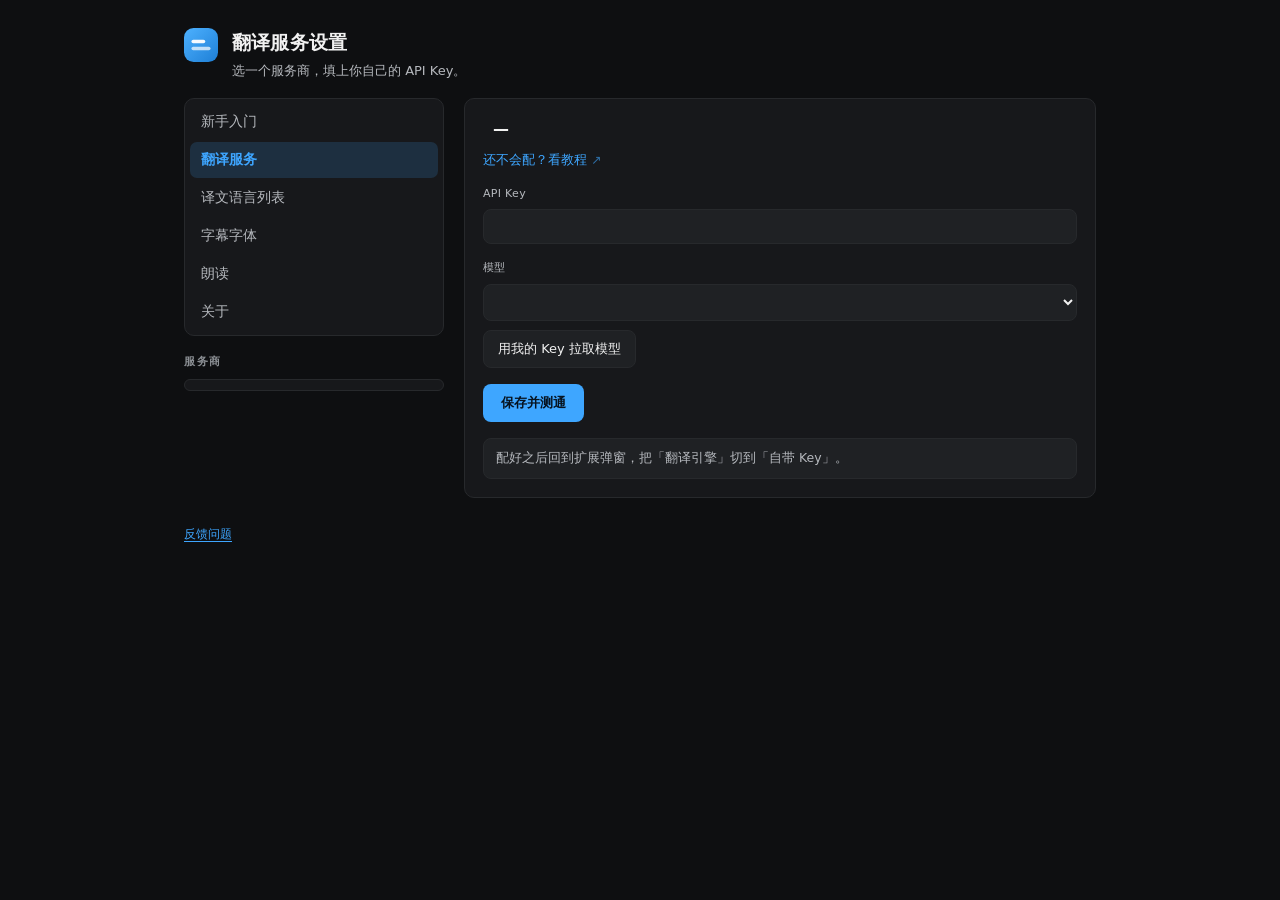
<file: options.html>
<!DOCTYPE html>
<html lang="en">
<head>
  <meta charset="UTF-8" />
  <meta name="viewport" content="width=device-width, initial-scale=1.0" />
  <link rel="stylesheet" href="options.css" />
  <!-- 可选皮肤。样式表跟在自家样式表后面（它要压得过），脚本在**所有脚本之前**跑：
       它同步读一次上次选的皮肤、把 <html> 上的属性定下来。少了这一下，每次打开
       都会先画默认皮肤再跳成选中的那一套——chrome.storage 是异步的，那一跳看得见。
       默认皮肤不带任何属性，所以这两行加载失败的后果是「看起来没换皮肤」，
       而不是半套界面。 -->
  <link rel="stylesheet" href="skins.css" />
  <script src="skins.js"></script>
  <title>Dual Subtitles for YouTube — setup</title>
</head>
<body>
  <header class="ohd">
    <span class="ohd-mark" aria-hidden="true">
      <svg viewBox="0 0 32 32" width="34" height="34" xmlns="http://www.w3.org/2000/svg">
        <defs>
          <linearGradient id="ytdsG" x1="0" y1="0" x2="1" y2="1">
            <stop offset="0" stop-color="#4db1ff"/>
            <stop offset="1" stop-color="#1e7fd6"/>
          </linearGradient>
        </defs>
        <rect width="32" height="32" rx="9" fill="url(#ytdsG)"/>
        <rect x="7" y="11" width="13" height="3.4" rx="1.7" fill="#fff" opacity=".95"/>
        <rect x="7" y="17.6" width="18" height="3.4" rx="1.7" fill="#fff" opacity=".7"/>
      </svg>
    </span>
    <div>
      <!-- Both lines are rewritten per section by options.js; the markup keeps
           the setup wording so the page is never blank before boot. -->
      <h1 id="pageTitle" data-i18n="optTitle">翻译服务设置</h1>
      <p class="ohd-sub" id="pageIntro" data-i18n="optIntro">
        选一个服务商，填上你自己的 API Key。
      </p>
    </div>
  </header>

  <main class="owrap">
    <div class="oside">
      <!-- Section switch. First-run opens #start, so the first thing a new user
           sees is the three-step page, not an API key form. -->
      <nav class="onav" id="onav" aria-label="设置分区" data-i18n-aria="optSections">
        <button type="button" class="onav-item" data-sec="start" data-i18n="optNavStart">新手入门</button>
        <button type="button" class="onav-item on" data-sec="setup" data-i18n="optNavSetup">翻译服务</button>
        <button type="button" class="onav-item" data-sec="langs" data-i18n="optNavLangs">译文语言列表</button>
        <button type="button" class="onav-item" data-sec="fonts" data-i18n="optNavFonts">字幕字体</button>
        <button type="button" class="onav-item" data-sec="readaloud" data-i18n="optNavReadaloud">朗读</button>
        <button type="button" class="onav-item" data-sec="about" data-i18n="optNavAbout">关于</button>
      </nav>

      <!-- ---------------------------- provider list ------------------------ -->
      <div class="plist-wrap" id="plistWrap">
        <h2 class="olabel" data-i18n="byoProviderLabel">服务商</h2>
        <ul class="plist" id="plist" role="tablist" aria-label="服务商"
            data-i18n-aria="byoProviderLabel"></ul>
      </div>
    </div>

    <!-- --------------------------------- detail --------------------------- -->
    <section class="odetail" id="detail" role="tabpanel">
      <div class="odetail-head">
        <span id="pIcon"></span>
        <h2 id="pName">—</h2>
        <span class="okind" id="pKind" hidden></span>
      </div>

      <p class="olinks">
        <a id="pKeyLink" target="_blank" rel="noopener" data-i18n="byoGetKey" hidden>去申请 Key</a>
        <a id="pPricingLink" target="_blank" rel="noopener" data-i18n="optPricingLink" hidden>资费与免费额度</a>
        <a id="pGuideLink" target="_blank" rel="noopener" data-i18n="byoGuide">还不会配？看教程</a>
      </p>

      <!-- A few providers run two independent platforms — a China site and a
           global one — with separate accounts whose keys are not
           interchangeable. The address used to be hard-coded to one of them,
           so a reader on the other got a flat refusal for a key that was
           perfectly good. The buttons carry the bare hostnames: those need no
           translation, and they are what the provider's own console shows. -->
      <div class="ofield" id="siteRow" hidden>
        <label for="siteSeg" id="siteRowLabel" data-i18n="byoSiteLabel">站点</label>
        <select id="siteSeg"></select>
        <p class="ohint" id="siteHint" data-i18n="byoSiteHint">
          按你注册账号的那个网站选——两边是各自独立的平台，Key 不通用。
        </p>
      </div>
      <p class="oneed" id="needKey" hidden data-i18n="optNeedKey">
        还没填 Key，这个服务商暂时用不了。
      </p>

      <div class="ofield" id="baseRow" hidden>
        <label for="baseUrl" data-i18n="byoBaseLabel">接口地址</label>
        <input type="url" id="baseUrl" spellcheck="false" autocomplete="off"
               placeholder="http://localhost:PORT/v1" />
        <p class="ohint" data-i18n="optBaseHint">
          填 Base URL 或完整接口地址都行，例如 https://example.com/v1 或 https://example.com/v1/chat/completions。本机跑的模型服务器要填它自己的端口——Ollama 是 http://localhost:11434/v1，LM Studio 是 http://localhost:1234/v1。Key 可以留空；http 只有本机回环地址能用。
        </p>
      </div>

      <!-- Key first, model second. It was the other way round, and the order on
           screen was the reverse of the order you must work in: the model list
           cannot exist until a key does, and "List models with my key" refuses
           without one. A reader starting at the top met an empty model box for
           a provider whose name they had just clicked, with nothing to type in
           it. The read-aloud pane on this same page already runs key-then-model;
           so does every comparable tool we looked at. -->
      <div class="ofield">
        <div class="ofield-head">
          <label for="key" data-i18n="byoKeyLabel">API Key</label>
          <span class="ospacer"></span>
          <label class="ochk" id="showKeyWrap" hidden><input type="checkbox" id="showKey" />
            <span data-i18n="optShowKey">显示</span></label>
        </div>
        <div class="okeyheld" id="keyHeld" hidden>
          <span class="okeyheld-t" id="keyHeldText"></span>
          <button type="button" class="olink" id="keyReplace" data-i18n="byoKeyReplace">更换</button>
          <button type="button" class="olink danger" id="keyClear" data-i18n="byoKeyClear">删除</button>
        </div>
        <input type="password" id="key" spellcheck="false" autocomplete="off" />
      </div>

      <div class="ofield" id="modelRow">
        <label for="modelSel" id="modelSelLabel" data-i18n="byoModelLabel">模型</label>
        <div class="orow">
          <select id="modelSel"></select>
          <button type="button" class="obtn ghost" id="fetchModels" data-i18n="optFetchModels">
            用我的 Key 拉取模型
          </button>
        </div>
        <!-- Same field in its other form, so it takes the same visible label:
             the select keeps it, and this input had none at all — only a
             placeholder, which is not a name. -->
        <input type="text" id="modelInput" spellcheck="false" autocomplete="off"
               aria-labelledby="modelSelLabel" hidden />
        <p class="ohint" id="modelMsg" role="status" aria-live="polite" hidden></p>
      </div>

      <button type="button" class="obtn primary" id="testBtn" data-i18n="byoTest">保存并测通</button>
      <p class="omsg" id="msg" role="status" aria-live="polite" hidden></p>

      <p class="onote" id="optAfterSetup" data-i18n="optAfterSetup">
        配好之后回到扩展弹窗，把「翻译引擎」切到「自带 Key」。
      </p>
    </section>

    <!-- --------------------------------- start ---------------------------- -->
    <!-- Three things, not a manual: one line per step and one drawing per step.
         The drawings are inline SVG rather than screenshots because a shot of
         the player ages with YouTube and would need re-taking per locale — and
         they use the extension's own look (dark box, white line over yellow) so
         the page reads as the thing it describes.
         Step 2 exists because two separate users reported "there are only three
         positions" for a box that has been freely draggable since 3.2. -->
    <!-- Two demo-sentence families ON PURPOSE: steps 1-2 show the overlay's
         FORM and reuse sampleOrig/sampleTrans — the same pair the popup's live
         preview shows, so the page previews the product consistently. Step 3
         compares translation QUALITY and needs its own chop/whole pair
         (startPicChop*/Whole*). Unifying them would break one or the other. -->
    <section class="odetail ostart" id="secStart" hidden>
      <!-- The single decision a fresh install asks for — one card, not loose
           controls floating over the steps. -->
      <div class="otgt">
        <div class="orow">
          <label for="startTargetSel" data-i18n="startTargetLabel">译文语言</label>
          <select id="startTargetSel"></select>
        </div>
        <p class="ohint" data-i18n="startTargetHint">
          装好时按你浏览器的语言偏好猜了一个。不对就在这里换，之后也随时能在弹窗里改。
        </p>
      </div>
      <ol class="osteps">
        <li class="ostep">
          <div class="ostep-txt">
            <span class="ostep-n" aria-hidden="true">1</span>
            <h2 data-i18n="startS1Title">打开视频就有了</h2>
            <p data-i18n="startS1Body">任意一个有字幕的 YouTube 视频，双语字幕自动出现。</p>
          </div>
          <div class="ostep-art">
            <div class="odemo" role="img" data-i18n-aria="startS1Alt"
                 aria-label="播放器示意图：画面下方是一行原文和一行译文">
              <svg viewBox="0 0 300 170" aria-hidden="true">
                <rect x="1" y="1" width="298" height="168" rx="9" fill="#000" stroke="var(--line)"/>
                <rect x="1" y="144" width="298" height="25" fill="#141414"/>
                <rect x="14" y="155" width="169" height="3" rx="1.5" fill="var(--accent)" opacity=".9"/>
                <rect x="183" y="155" width="103" height="3" rx="1.5" fill="#4a4a4a"/>
                <g>
                  <rect x="62" y="77" width="176" height="44" rx="6" fill="#080808" opacity=".62"/>
                </g>
              </svg>
              <div class="odemo-cap cap-s1" aria-hidden="true">
                <p class="cap-orig" data-i18n="sampleOrig">The quick brown fox</p>
                <p class="cap-trans" data-i18n="sampleTrans">敏捷的棕色狐狸</p>
              </div>
            </div>
          </div>
        </li>

        <li class="ostep">
          <div class="ostep-txt">
            <span class="ostep-n" aria-hidden="true">2</span>
            <h2 data-i18n="startS2Title">想放哪儿就放哪儿</h2>
            <p data-i18n="startS2Body">按住字幕框左上角的手柄，拖到画面任何位置。双击手柄复位。</p>
          </div>
          <div class="ostep-art">
            <!-- 190 tall on purpose: the faded "before" box, the arrow and the
                 "after" box all have to clear the control bar, or the drawing
                 demonstrates the very overlap dragging is meant to avoid. -->
            <div class="odemo" role="img" data-i18n-aria="startS2Alt"
                 aria-label="播放器示意图：字幕框左上角有一个六点手柄，按住可以把字幕拖到别的位置">
              <svg viewBox="0 0 300 190" aria-hidden="true">
                <rect x="1" y="1" width="298" height="188" rx="9" fill="#000" stroke="var(--line)"/>
                <rect x="1" y="164" width="298" height="25" fill="#141414"/>
                <rect x="14" y="175" width="169" height="3" rx="1.5" fill="var(--accent)" opacity=".9"/>
                <rect x="183" y="175" width="103" height="3" rx="1.5" fill="#4a4a4a"/>
                <g opacity=".3">
                  <rect x="62" y="33" width="176" height="44" rx="6" fill="#080808" opacity=".62"/>
                </g>
                <g transform="translate(62 9)">
                  <rect width="21" height="21" rx="6" fill="#1b1b1b" stroke="var(--accent)"/>
                  <g fill="var(--accent)">
                    <circle cx="7.5" cy="6.5" r="1.5"/><circle cx="13.5" cy="6.5" r="1.5"/>
                    <circle cx="7.5" cy="10.5" r="1.5"/><circle cx="13.5" cy="10.5" r="1.5"/>
                    <circle cx="7.5" cy="14.5" r="1.5"/><circle cx="13.5" cy="14.5" r="1.5"/>
                  </g>
                </g>
                <path d="M150 84 L150 104" stroke="var(--accent)" stroke-width="1.6"
                      stroke-dasharray="4 4" fill="none" opacity=".85"/>
                <path d="M146 99 l4 6 l4 -6" stroke="var(--accent)" stroke-width="1.6"
                      fill="none" stroke-linecap="round" stroke-linejoin="round"/>
                <g>
                  <rect x="62" y="113" width="176" height="44" rx="6" fill="#080808" opacity=".62"/>
                </g>
                <g transform="translate(62 89)">
                  <rect width="21" height="21" rx="6" fill="#1b1b1b" stroke="var(--accent)"/>
                  <g fill="var(--accent)">
                    <circle cx="7.5" cy="6.5" r="1.5"/><circle cx="13.5" cy="6.5" r="1.5"/>
                    <circle cx="7.5" cy="10.5" r="1.5"/><circle cx="13.5" cy="10.5" r="1.5"/>
                    <circle cx="7.5" cy="14.5" r="1.5"/><circle cx="13.5" cy="14.5" r="1.5"/>
                  </g>
                </g>
              </svg>
              <div class="odemo-cap cap-s2a" aria-hidden="true">
                <p class="cap-orig" data-i18n="sampleOrig">The quick brown fox</p>
                <p class="cap-trans" data-i18n="sampleTrans">敏捷的棕色狐狸</p>
              </div>
              <div class="odemo-cap cap-s2b" aria-hidden="true">
                <p class="cap-orig" data-i18n="sampleOrig">The quick brown fox</p>
                <p class="cap-trans" data-i18n="sampleTrans">敏捷的棕色狐狸</p>
              </div>
            </div>
          </div>
        </li>

        <li class="ostep">
          <div class="ostep-txt">
            <span class="ostep-n" aria-hidden="true">3</span>
            <h2 data-i18n="startS3Title">想要更好的译文</h2>
            <p data-i18n="startS3Body">填上你自己的 API Key：整句翻译，导出时还能整片翻译。</p>
            <button type="button" class="obtn primary ostart-cta" id="startToSetup"
                    data-i18n="startGoSetup">去配置翻译服务</button>
          </div>
          <div class="ostep-art">
            <!-- Shows the difference instead of asserting it. HTML, not SVG:
                 SVG text neither wraps nor shrinks, and this card is all text
                 (design spec §6-3, after the en overflow). The English lines
                 are the shared "foreign original"; the yellow lines are what
                 a reader of the CURRENT UI language sees as its translation —
                 English UI shows the Spanish demo, same precedent as
                 sampleTrans. Chopped keys read broken ON PURPOSE. -->
            <div class="odemo ocmp-pair" role="img" data-i18n-aria="startS3Alt"
                 aria-label="对比图：免费引擎把一句话切成几段翻译，自带 Key 整句理解后再切回来">
              <div class="ocmp">
                <p class="ocmp-h" data-i18n="startPicFree">免费引擎</p>
                <div class="ocmp-card">
                  <p class="ocmp-orig" data-i18n-keep>there's two big</p>
                  <p class="ocmp-trans" data-i18n="startPicChop1">有两个大的</p>
                  <p class="ocmp-orig" data-i18n-keep>reasons one is</p>
                  <p class="ocmp-trans" data-i18n="startPicChop2">原因之一是</p>
                  <p class="ocmp-note" data-i18n="startPicFreeNote">一句话被切成几段</p>
                </div>
              </div>
              <div class="ocmp">
                <p class="ocmp-h on" data-i18n="startPicByo">自带 Key</p>
                <div class="ocmp-card on">
                  <p class="ocmp-orig" data-i18n-keep>there's two big</p>
                  <p class="ocmp-orig" data-i18n-keep>reasons one is</p>
                  <p class="ocmp-trans" data-i18n="startPicWhole1">有两个重要的原因，</p>
                  <p class="ocmp-trans" data-i18n="startPicWhole2">第一个是……</p>
                  <p class="ocmp-note on" data-i18n="startPicByoNote">整句理解后再切回来</p>
                </div>
              </div>
            </div>
          </div>
        </li>

        <li class="ostep">
          <div class="ostep-txt">
            <span class="ostep-n" aria-hidden="true">4</span>
            <h2 data-i18n="startS4Title">播放器里还有个小菜单</h2>
            <p data-i18n="startS4Body">字幕开关旁的小箭头展开菜单：字幕、朗读、选中复制、总结和设置，不用离开播放器。</p>
          </div>
          <div class="ostep-art">
            <!-- The arrow is the whole lesson, so it is the one accent-colored
                 shape; the menu is four blank pills on purpose — labels are
                 the real menu's job, and SVG text neither wraps nor localizes
                 (设计规范 §6-3). -->
            <div class="odemo" role="img" data-i18n-aria="startS4Alt"
                 aria-label="播放器示意图：右下角字幕开关旁有一个小箭头，点开是一个小菜单">
              <svg viewBox="0 0 300 170" aria-hidden="true">
                <rect x="1" y="1" width="298" height="168" rx="9" fill="#000" stroke="var(--line)"/>
                <rect x="1" y="144" width="298" height="25" fill="#141414"/>
                <rect x="14" y="155" width="120" height="3" rx="1.5" fill="var(--accent)" opacity=".9"/>
                <rect x="134" y="155" width="96" height="3" rx="1.5" fill="#4a4a4a"/>
                <g>
                  <rect x="240" y="147.5" width="24" height="16" rx="3.4" fill="none"
                        stroke="#e8e8e8" stroke-width="1.6"/>
                  <rect x="244" y="152" width="8" height="2.2" rx="1.1" fill="#e8e8e8"/>
                  <rect x="244" y="156.6" width="13" height="2.2" rx="1.1" fill="#e8e8e8"/>
                </g>
                <path d="M271 152.5 l4.4 5.6 4.4 -5.6 z" fill="var(--accent)"/>
                <g>
                  <rect x="192" y="50" width="94" height="88" rx="8"
                        fill="#1f2124" stroke="var(--line)"/>
                  <rect x="201" y="61" width="9" height="9" rx="2.5" fill="none"
                        stroke="#8c9095" stroke-width="1.5"/>
                  <rect x="216" y="63.5" width="52" height="4" rx="2" fill="#8c9095"/>
                  <rect x="201" y="81" width="9" height="9" rx="2.5" fill="none"
                        stroke="#8c9095" stroke-width="1.5"/>
                  <rect x="216" y="83.5" width="44" height="4" rx="2" fill="#8c9095"/>
                  <rect x="201" y="101" width="9" height="9" rx="2.5" fill="none"
                        stroke="#8c9095" stroke-width="1.5"/>
                  <rect x="216" y="103.5" width="48" height="4" rx="2" fill="#8c9095"/>
                  <rect x="199" y="118" width="80" height="1" fill="#2a2d31"/>
                  <rect x="216" y="125.5" width="40" height="4" rx="2" fill="#8c9095"/>
                </g>
              </svg>
            </div>
          </div>
        </li>
      </ol>

    </section>

    <!-- --------------------------------- langs ---------------------------- -->
    <!-- The popup dropdown is a native <select> and an <option> cannot hold a
         remove button — the same wall that moved provider setup here. So the
         list is arranged here and the popup just shows the result. -->
    <section class="odetail" id="secLangs" hidden>
      <div class="olangs">
        <div class="olang-col">
          <h2 class="olabel" id="langsKeptHd" data-i18n="langsKept">弹窗里显示的</h2>
          <p class="ohint" data-i18n="langsKeptHint">这些会出现在弹窗的「译文语言」下拉里。至少留一个。</p>
          <a class="oskip" href="#langsMoreHd" data-i18n="fontsSkipList">跳过这份名单</a>
          <ul class="olang-list" id="langKept" aria-labelledby="langsKeptHd"></ul>
        </div>
        <div class="olang-col">
          <!-- tabindex="-1" 不是装饰：h2 默认不可聚焦，跳过链接指过来焦点
               根本不会动，链接就成了一句做不到的话。-1 = 可被程序聚焦、
               不进 Tab 序列。 -->
          <h2 class="olabel" id="langsMoreHd" tabindex="-1" data-i18n="langsMore">其他语言</h2>
          <p class="ohint" data-i18n="langsMoreHint">点 + 加进上面的列表。这份列表按免费引擎和 DeepL 支持的译文语言来列。</p>
          <a class="oskip" href="#langReset" data-i18n="fontsSkipList">跳过这份名单</a>
          <ul class="olang-list" id="langMore" aria-labelledby="langsMoreHd"></ul>
        </div>
      </div>
      <p class="omsg" id="langMsg" role="status" aria-live="polite" hidden></p>
      <button type="button" class="obtn ghost" id="langReset" data-i18n="langsReset">恢复默认</button>
    </section>
    <!-- --------------------------------- fonts ---------------------------- -->
    <!-- Same shape as the language list above (kept / the rest, + and ×), on
         purpose: one list to learn. Every name here is read from this
         computer (chrome.fontSettings via fonts.js); the popup offers the kept
         ones. The strip on top previews a font on both subtitle lines. -->
    <section class="odetail" id="secFonts" hidden>
      <!-- The same shape as the language list above: two columns, + and ×.
           On top, a fitting mirror — the two subtitle lines at subtitle size
           in the font being tried — with, right under it, the one control
           that says which language the mirror's white line and the right
           column's switch are about. Every name here is read from this
           computer (chrome.fontSettings via fonts.js); the popup offers the
           left column, per line. Settled in a three-way review, 2026-09-07. -->
      <div class="ofont-frame" id="fontFrame" aria-hidden="true">
        <div class="ytds-prev-line ytds-prev-orig" id="fontPrevOrig" lang="en" dir="auto" data-i18n="sampleOrig">The quick brown fox</div>
        <div class="ytds-prev-line ytds-prev-trans" id="fontPrevTrans" dir="auto" data-i18n="sampleTrans">敏捷的棕色狐狸</div>
      </div>
      <div class="ofont-look">
        <label class="ohint" for="fontLang" data-i18n="fontsLangLabel">按语言看</label>
        <select id="fontLang"></select>
        <label class="ochk"><input type="checkbox" id="fontOnly" />
          <span data-i18n="fontsOnly">只看能显示的</span></label>
      </div>
      <p class="ohint ofont-trying" id="fontPrevName" aria-live="polite"></p>
      <p class="omsg warn" id="fontUnavailable" data-i18n="fontsUnavailable" hidden>这个浏览器不让扩展读取已安装的字体，只能用「系统默认」。</p>
      <div class="olangs">
        <div class="olang-col">
          <div class="ofont-hd">
            <h2 class="olabel" id="fontKeptHd" data-i18n="fontsKept">弹窗里显示的</h2>
            <!-- A font file of the reader's own: copied into the extension's
                 storage on this machine (fonts.js importFile) and kept here;
                 removing it deletes the copy. The input is the real control. -->
            <button type="button" class="olink" id="fontImportBtn" data-i18n="fontsImport"
                    title=".ttf / .otf / .woff / .woff2，拷一份存进浏览器。" data-i18n-title="fontsImportHint">导入字体文件…</button>
            <input type="file" id="fontImportFile" accept=".ttf,.otf,.woff,.woff2,font/ttf,font/otf,font/woff,font/woff2" hidden />
          </div>
          <a class="oskip" href="#fontSearch" data-i18n="fontsSkipList">跳过这份名单</a>
          <ul class="olang-list" id="fontKept" aria-labelledby="fontKeptHd"></ul>
        </div>
        <div class="olang-col">
          <div class="ofont-hd">
            <h2 class="olabel" id="fontMoreHd"><span data-i18n="fontsMore">其他字体</span><span class="olabel-n" id="fontMoreN" aria-live="polite"></span></h2>
            <input type="search" id="fontSearch" spellcheck="false" autocomplete="off"
                   placeholder="搜字体名" data-i18n-ph="fontsSearch" data-i18n-aria="fontsSearch" />
          </div>
          <a class="oskip" href="#fontReset" data-i18n="fontsSkipList">跳过这份名单</a>
          <ul class="olang-list" id="fontMore" aria-labelledby="fontMoreHd"></ul>
        </div>
      </div>
      <p class="omsg" id="fontMsg" role="status" aria-live="polite" hidden></p>
      <button type="button" class="obtn ghost" id="fontReset" data-i18n="fontsReset">恢复默认</button>
    </section>
    <!-- --------------------------------- about ---------------------------- -->
    <!-- ------------------------------- read-aloud -------------------------- -->
    <section class="odetail" id="secReadaloud" hidden>
      <!-- Two groups on purpose (HCI audit §5): the one-time setup half and the
           playback half people come back for. The playback half stays locked
           until the STORED provider has its key — a switch that cannot sound
           must not accept a tick (the popup enforces the same gate). -->
      <!-- The same head the translation pane has: whose page this is, and the
           three places that answer "where do I get a key, what does it cost,
           how do I set it up". Read-aloud had only the guide link, and no name
           at all — the pane told you which provider you were configuring only
           by what was highlighted three columns away. -->
      <div class="odetail-head">
        <span id="ttsIcon"></span>
        <h2 id="ttsPName">—</h2>
      </div>
      <p class="olinks">
        <a id="ttsKeyLink" target="_blank" rel="noopener" data-i18n="byoGetKey" hidden>去申请 Key</a>
        <a id="ttsPricingLink" target="_blank" rel="noopener" data-i18n="optPricingLink" hidden>资费与免费额度</a>
        <a id="ttsGuideLink" target="_blank" rel="noopener" data-i18n="byoGuide">还不会配？看教程</a>
      </p>
      <!-- Same field language as the translation pane (.ofield: label line on
           top, control full-width below). The first cut used .orow with the
           setup pane's composite key label inside — the label column collapsed
           to ~100px, "清除" wrapped to a second line and nothing lined up. -->
      <!-- The provider is chosen in the list on the left, the same way the
           translation pane does it — that list can show a key tick and say
           which provider is in use, which a dropdown cannot. The select stays
           as this pane's state (every painter here reads it) and as the way a
           keyboard reader can still change provider; it is the LIST that is on
           screen (asked for on 2026-08-30: the same choice should look the
           same on both panes). -->
      <div class="ofield" id="ttsProviderField" hidden>
        <label for="ttsProviderSel" data-i18n="byoProviderLabel">服务商</label>
        <select id="ttsProviderSel"></select>
      </div>
      <!-- custom-speech only: the server's address, its own key on purpose
           (ttsBaseUrl — never byoBaseUrl, see the D105 scar). Same labels as
           the translation pane's custom row: they are one idea. -->
      <div class="ofield" id="ttsBaseUrlRow" hidden>
        <label for="ttsBaseUrl" data-i18n="byoBaseLabel">接口地址</label>
        <input type="url" id="ttsBaseUrl" spellcheck="false" autocomplete="off"
               placeholder="http://localhost:8880/v1" />
        <p class="ohint" data-i18n="optTtsBaseHint">
          填 Base URL 或完整接口地址都行，例如 http://localhost:8880/v1
          或 http://localhost:8880/v1/audio/speech（Kokoro、openai-edge-tts
          这类本机朗读服务）。Key 可以留空；http 只有本机回环地址能用。
        </p>
      </div>
      <!-- A few providers run two independent platforms — a China site and a
           global one — with separate accounts whose keys are not
           interchangeable. The address used to be hard-coded to one of them,
           so a reader on the other got a flat refusal for a key that was
           perfectly good. The buttons carry the bare hostnames: those need no
           translation, and they are what the provider's own console shows. -->
      <div class="ofield" id="ttsSiteRow" hidden>
        <label for="ttsSiteSeg" id="ttsSiteRowLabel" data-i18n="byoSiteLabel">站点</label>
        <select id="ttsSiteSeg"></select>
        <p class="ohint" id="ttsSiteHint" data-i18n="byoSiteHint">
          按你注册账号的那个网站选——两边是各自独立的平台，Key 不通用。
        </p>
      </div>
      <div class="ofield">
        <div class="ofield-head">
          <label for="ttsKey" data-i18n="byoKeyLabel">API Key</label>
          <span class="ospacer"></span>
          <label class="ochk" id="ttsShowKeyWrap" hidden><input type="checkbox" id="ttsShowKey" />
            <span data-i18n="optShowKey">显示</span></label>
        </div>
        <div class="okeyheld" id="ttsKeyHeld" hidden>
          <span class="okeyheld-t" id="ttsKeyHeldText"></span>
          <button type="button" class="olink" id="ttsKeyReplace" data-i18n="byoKeyReplace">更换</button>
          <button type="button" class="olink danger" id="ttsKeyClear" data-i18n="byoKeyClear">删除</button>
        </div>
        <input type="password" id="ttsKey" spellcheck="false" autocomplete="off" />
      </div>
      <!-- Azure only: its key is bound to a region that becomes the request
           host. Hidden for every provider that has one fixed endpoint. -->
      <div class="ofield" id="ttsModelRow" hidden>
        <label for="ttsModelSel" id="ttsModelSelLabel" data-i18n="byoModelLabel">模型</label>
        <!-- Same bargain as the translation pane: a curated list that always
             works, and a free entry for whatever the provider ships next —
             "what if the models move on" is exactly the question this answers. -->
        <div class="orow">
          <select id="ttsModelSel"></select>
        </div>
        <input type="text" id="ttsModelInput" aria-labelledby="ttsModelSelLabel" hidden spellcheck="false"
               autocomplete="off" />
      </div>
      <div class="ofield" id="ttsRegionRow" hidden>
        <label for="ttsRegion" data-i18n="ttsRegionLabel">服务区域</label>
        <input type="text" id="ttsRegion" list="ttsRegionList" placeholder="eastus"
               spellcheck="false" autocomplete="off" />
        <datalist id="ttsRegionList">
          <option value="eastus"></option>
          <option value="eastus2"></option>
          <option value="westus2"></option>
          <option value="westeurope"></option>
          <option value="northeurope"></option>
          <option value="southeastasia"></option>
          <option value="eastasia"></option>
          <option value="japaneast"></option>
          <option value="koreacentral"></option>
          <option value="australiaeast"></option>
        </datalist>
      </div>
      <div class="ofield">
        <label for="ttsVoiceSel" id="ttsVoiceSelLabel" data-i18n="ttsVoiceLabel">音色</label>
        <!-- Preview sits with the voice it previews. It speaks a fixed line in
             the language being READ, so you hear this voice handle your
             language rather than an English probe that proves nothing. It does
             not save: you can listen your way down the list first. -->
        <div class="orow">
          <select id="ttsVoiceSel"></select>
          <input type="text" id="ttsVoiceInput" aria-labelledby="ttsVoiceSelLabel" hidden spellcheck="false"
                 autocomplete="off" placeholder="af_bella" list="ttsVoiceList" />
          <!-- Filled from whatever the server answered on /v1/audio/voices.
               The field stays free text: a server can hold voices that path
               never reported, and typing one has always been the contract
               here. Suggestions only. -->
          <datalist id="ttsVoiceList"></datalist>
          <button type="button" class="obtn ghost" id="ttsPreview"
                  data-i18n="ttsPreview">试听</button>
        </div>
        <!-- The same bargain the translation pane strikes with models: a short
             curated list that always works, and a button for the rest. The
             built-in voices follow you across languages; the fetched ones are
             this language's own, which is what you want when its accent
             matters more than portability. -->
        <div class="orow" id="ttsFetchRow" hidden>
          <button type="button" class="obtn ghost" id="ttsFetchVoices"
                  data-i18n="ttsFetchVoices">用你的 Key 拉取这个语言的完整音色清单</button>
          <button type="button" class="olink" id="ttsBackToFamily" hidden
                  data-i18n="ttsBackToFamily">换回常用音色（自动跟随语言）</button>
        </div>
        <p class="ohint" id="ttsVoiceMsg" role="status" aria-live="polite" hidden></p>
      </div>
      <button type="button" class="obtn primary" id="ttsTestBtn" data-i18n="byoTest">保存并测通</button>
      <p class="omsg" id="ttsMsg" role="status" aria-live="polite" hidden></p>

      <h2 class="olabel olabel-gap" data-i18n="ttsGroupPlayback">播放</h2>
      <!-- No data-i18n: paintTtsUse writes this line, because which of the
           three reasons it is (no key / no region / this browser cannot speak)
           is only known at paint time. The text below is the fallback the
           first paint replaces; data-i18n-keep sanctions it for the leak
           scanner the same way it already does for the runtime. -->
      <p class="oneed" id="ttsNeedKey" hidden data-i18n-keep>
        还没填 Key，这个服务商暂时用不了。
      </p>
      <div class="otts-use" id="ttsUse">
        <div class="orow">
          <label class="ochk ochk-primary"><input type="checkbox" id="ttsEnabled" />
            <span data-i18n="ttsEnableLabel">在视频里朗读译文</span></label>
        </div>
        <!-- Stays here, above the sliders: the sentence says the video "drops
             to the level set BELOW", so its position is load-bearing in all
             twenty languages. What it did wrong was spacing — see options.css,
             where it is pulled up against the switch it explains so the switch
             and the two sliders still read as one group. -->
        <p class="ohint" data-i18n="ttsEnableHint">开着时，每句字幕出现就朗读它的译文；来不及翻译的句子会被跳过，之后也不会补读。朗读期间，原声会降到下面设定的档位。句子长到读不完时，画面会稍微放慢、借用后面的空隙——云端音色和浏览器自带的音色都这样；想让更多句子读完，开下面那个开关。</p>
        <div class="orow">
          <label for="ttsVolume"><span data-i18n="ttsVolLabel">朗读音量</span>
            <b id="ttsVolumeV">100%</b></label>
          <input type="range" id="ttsVolume" min="10" max="100" step="5" />
        </div>
        <div class="orow">
          <label for="ttsDuckPct"><span data-i18n="ttsDuckLabel">朗读时的原声音量</span>
            <b id="ttsDuckPctV">25%</b></label>
          <input type="range" id="ttsDuckPct" min="0" max="100" step="5" />
        </div>
        <!-- Completeness over speed: the ONE mechanism that survives the
             physics at 2x (设计定案 D114). Off = today's behaviour exactly. -->
        <div class="orow">
          <label class="ochk"><input type="checkbox" id="ttsComplete" />
            <span data-i18n="ttsCompleteLabel">尽量每句读完（密集处画面会更慢）</span></label>
        </div>
        <p class="ohint" data-i18n="ttsCompleteHint">开倍速时长句常被下一句顶掉结尾。打开后画面会按需要放慢到读完为止（最低不低于你所选倍速的四分之一），空隙处再追回来。画面放得很慢时，原声会压得比你设的那一档更低，直到静音。</p>
      </div>
      <p class="ohint" data-i18n="ttsPrivacyNote">浏览器自带的音色，多数装在你这台电脑上，由它自己念。也有几个不是：Chrome 还提供联网音色——名字以「Google」开头的那几个——用它们时，浏览器会把这句话发给它的制造商。用云服务商时，要朗读的文本只发给你选择的那一家，Key 只存在本机。</p>
    </section>

    <!-- Three cards in one view (the same move the Getting-started steps
         make), not a card inside a card. The first is what you SET here
         (interface language, the shortcuts door), the second what you READ
         (version, what this is, where the subtitles go, links), the third
         what you DO when something is wrong. Until 2026-09-09 the first two
         were one card, and the two hints under the controls had been raised
         to body size by the pane's own rule, so four paragraphs sat at one
         weight and nobody could tell a setting's footnote from the privacy
         statement. The card titles reuse the keys the nav and the popup
         already carry, so no locale changes hands. -->
    <section class="oplain" id="secAbout" hidden>
      <div class="odetail">
      <h2 class="olabel" data-i18n="openOptions">设置</h2>
      <div class="orow">
        <label for="uiLocaleSel" data-i18n="uiLocaleLabel">界面语言</label>
        <select id="uiLocaleSel"></select>
      </div>
      <p class="ohint" data-i18n="uiLocaleHint">只影响这个扩展自己的菜单和设置。画在视频上的少数几个标签仍然跟随浏览器语言。译文语言在弹窗里选；「译文语言列表」那一面只决定弹窗里列出哪些语言。</p>
      <div class="orow">
        <!-- span, not label: it labels no control of its own — the radiogroup
             takes its name from it through aria-labelledby. .orow styles no
             label specially, so this renders identically. -->
        <span id="uiSkinLabel" data-i18n="uiSkinLabel">界面外观</span>
        <!-- 单选，不是下拉：两项，而且挑的是「看起来怎么样」。每行左边三块色
             是辨认（哪三块由 skins.js 的名单定：底、强调，再加那一套自己的第三个
             颜色），右边的名字才是名字——光色块读屏念不出来，长词语言也没有落点。
             选中即生效，不要「应用」按钮。 -->
        <div class="oskins" id="uiSkinList" role="radiogroup" aria-labelledby="uiSkinLabel"></div>
      </div>
      <p class="ohint" data-i18n="uiSkinHint">只影响这个扩展自己的弹窗和设置页。视频上那两行字幕的字体、颜色、字号，在弹窗的「行样式」里调。</p>
      <!-- Keyboard shortcuts live here and not in the popup: they are bound
           once and never touched again (design spec §5, the two-layer rule).
           The keys themselves belong to Chrome — this row is a door to its
           page, plus one sentence saying nothing is bound until you bind it,
           which is the only thing a page with no default keys must say. -->
      <div class="orow">
        <label for="optShortcuts" data-i18n="optShortcutsLabel">键盘快捷键</label>
        <button type="button" class="obtn ghost" id="optShortcuts" data-i18n="optShortcutsOpen">设置快捷键</button>
      </div>
      <p class="ohint" data-i18n="optShortcutsHint">快捷键由 Chrome 管，不在这个扩展里。默认一个都没绑；能绑的有三件：开关字幕、开关朗读、开关译文行。</p>
      <p class="ohint warn" id="optShortcutsFail" hidden data-i18n="optShortcutsFallback">这一页从这里打不开。把 chrome://extensions/shortcuts 粘到地址栏。</p>
      </div>

      <div class="odetail">
      <h2 class="olabel" data-i18n="optNavAbout">关于</h2>
      <p class="oabout-ver">
        <span data-i18n="aboutVersion">版本</span>
        <b id="aboutVer">—</b>
      </p>
      <p data-i18n="aboutBlurb">
        给 YouTube 加一层双语字幕：原文一行、译文一行，字体、颜色、位置都能自己调。开源、免费、无广告。
      </p>
      <p class="oabout-privacy" data-i18n="aboutPrivacy">扩展没有我们的服务器，也不做任何统计。字幕文本只发往你选的服务：你选的翻译服务，以及在你开启时，朗读用的语音服务商和你为总结配置的那一家。用自带 Key 时，Key 只保存在这台电脑上。</p>
      <p class="olinks">
        <a id="aboutSite" target="_blank" rel="noopener" data-i18n="ftSiteLabel">官网</a>
        <a id="aboutGithub" target="_blank" rel="noopener">GitHub</a>
        <a id="aboutChangelog" target="_blank" rel="noopener" data-i18n="aboutChangelog">更新日志</a>
        <a id="aboutRoadmap" target="_blank" rel="noopener" data-i18n="aboutRoadmap">开发计划</a>
      </p>
      </div>

      <!-- A second card, not a sixth nav item. About is a page you READ
           (version, interface language, blurb, privacy, links); copying a
           diagnostic is something you DO, and dressed as a sixth link it read
           as a broken one — grey and arrowless among five blue arrows, and
           wide enough to push "Report a problem" onto its own line in German.
           Support replies still point at one sentence that never changes:
           settings → About → Copy diagnostic info. -->
      <div class="odetail otrouble">
        <h2 class="olabel" data-i18n="troubleTitle">遇到问题</h2>
        <!-- Moved here from the bottom of Getting started: someone whose
             subtitles never appeared does not go looking under "getting
             started". -->
        <ol class="otrouble-list">
          <li data-i18n="troubleStep1">先看弹窗里的开关是不是开着——关掉时整层字幕都不出现。</li>
          <li data-i18n="troubleStep2">这个视频本身有没有字幕？点播放器右下角的 CC 看看，没有原文就加不出译文。</li>
          <li data-i18n="troubleStep3">换一个热门视频试试。别的正常、只有这条不行，多半是这条片子的字幕轨。</li>
        </ol>
        <p class="ohint" data-i18n="troubleDiagHint">
          还是不行的话，把诊断信息贴进邮件或 issue——里面有版本、引擎状态和当前标签页在做什么，能少来回几轮。
        </p>
        <div class="orow">
          <button type="button" class="obtn ghost" id="aboutDiag" data-i18n="diagCopy">复制诊断信息</button>
          <a class="olink-out" id="troubleFeedback" target="_blank" rel="noopener"
             data-i18n="optFeedbackLink">反馈问题</a>
        </div>
      </div>
    </section>
  </main>

  <!-- Per-pane honesty: the privacy line only where keys are entered (setup;
       read-aloud says it inside its own card), the trademark line only where
       provider marks show. showSection stamps data-sec; feedback stays. -->
  <footer class="oft" id="oft">
    <p class="oft-priv" data-i18n="byoLocalHint">
      Key 存在这台电脑的浏览器里，不会同步到你的账号。它只去一个地方：你选的那家服务商，作为每次请求的认证头——字幕文本也只去那里。
    </p>
    <p class="odim oft-tm" data-i18n="optTrademark">各服务商名称与标志均为其各自所有者的商标。本扩展与它们没有任何关联，也未获其背书或赞助；标志仅用于标识你所选择的接口。</p>
    <!-- The only way to reach us from the panes that have no other; About
         carries its own inside the trouble card, so it steps aside there
         rather than saying the same thing a third time on one screen. -->
    <p class="odim oft-fb">
      <a id="feedbackLink" target="_blank" rel="noopener" data-i18n="optFeedbackLink">反馈问题</a>
    </p>
  </footer>

  <script src="languages.js"></script>
  <script src="fonts.js"></script>
  <script src="providers.js"></script>
  <script src="provider-icons.js"></script>
  <script src="i18n-runtime.js"></script>
  <script src="diag.js"></script>
  <script src="options.js"></script>
</body>
</html>
</file>
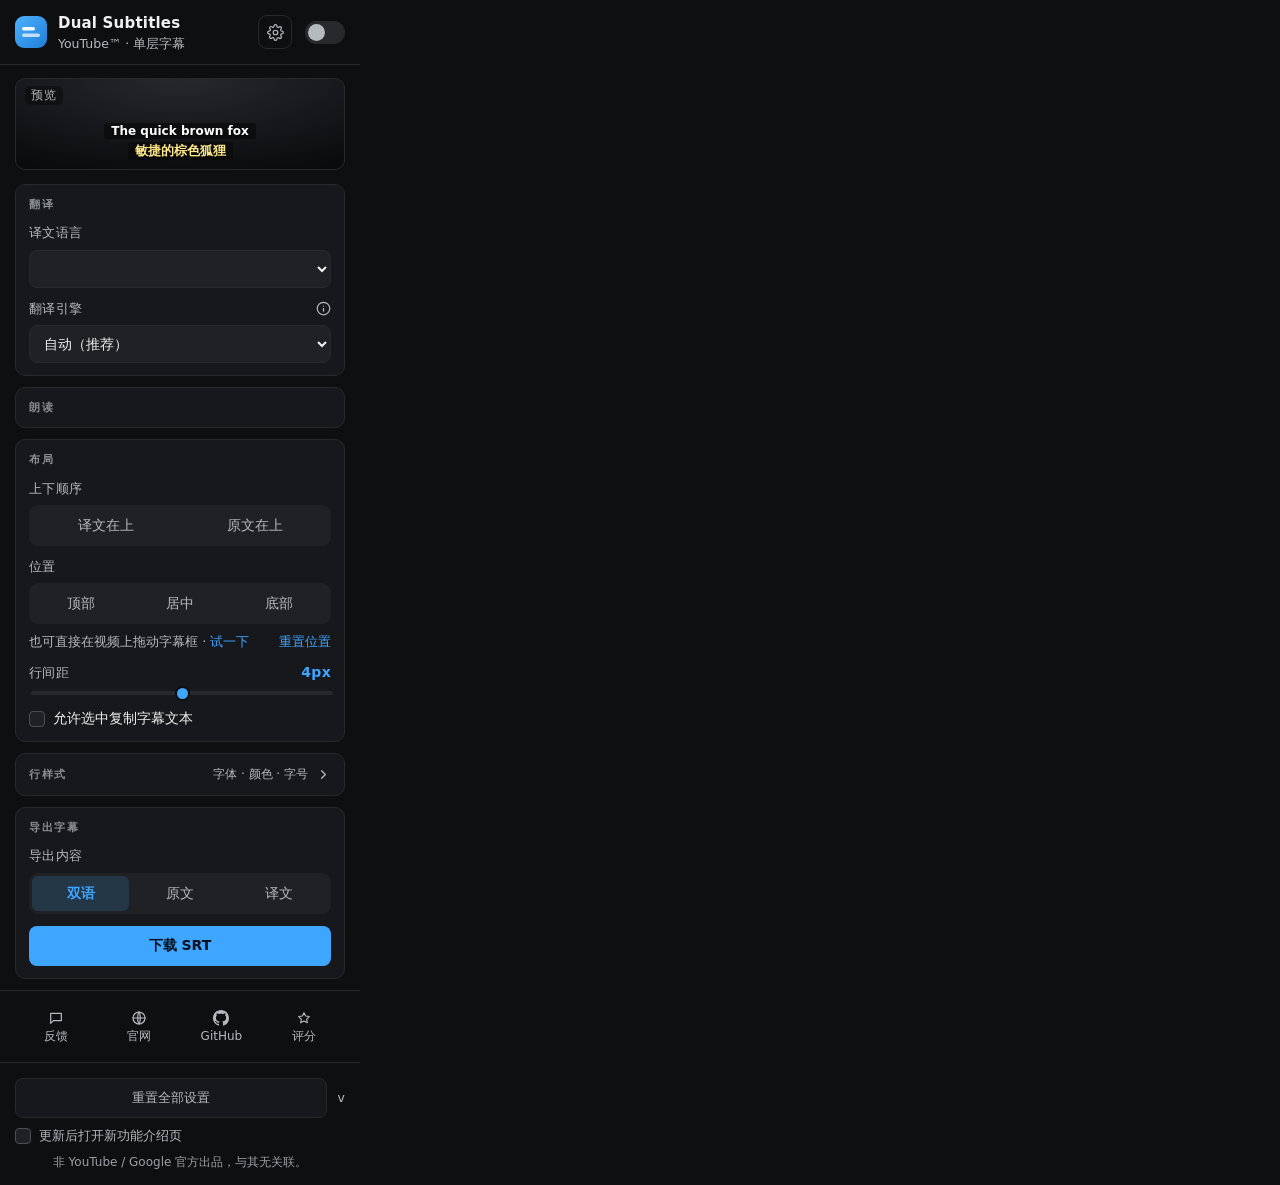
<file: popup.html>
<!DOCTYPE html>
<html lang="en">
<head>
  <meta charset="UTF-8" />
  <meta name="viewport" content="width=device-width, initial-scale=1.0" />
  <link rel="stylesheet" href="popup.css" />
  <!-- 可选皮肤。样式表跟在自家样式表后面（它要压得过），脚本在**所有脚本之前**跑：
       它同步读一次上次选的皮肤、把 <html> 上的属性定下来。少了这一下，每次打开
       都会先画默认皮肤再跳成选中的那一套——chrome.storage 是异步的，那一跳看得见。
       默认皮肤不带任何属性，所以这两行加载失败的后果是「看起来没换皮肤」，
       而不是半套界面。 -->
  <link rel="stylesheet" href="skins.css" />
  <script src="skins.js"></script>
</head>
<body>
  <!-- ============================ HEADER ============================ -->
  <header class="hd">
    <div class="hd-mark" aria-hidden="true">
      <svg viewBox="0 0 32 32" width="32" height="32" xmlns="http://www.w3.org/2000/svg">
        <defs>
          <linearGradient id="ytdsG" x1="0" y1="0" x2="1" y2="1">
            <stop offset="0" stop-color="#4db1ff"/>
            <stop offset="1" stop-color="#1e7fd6"/>
          </linearGradient>
        </defs>
        <rect width="32" height="32" rx="9" fill="url(#ytdsG)"/>
        <rect x="7" y="11" width="13" height="3.4" rx="1.7" fill="#fff" opacity=".95"/>
        <rect x="7" y="17.6" width="18" height="3.4" rx="1.7" fill="#fff" opacity=".7"/>
      </svg>
    </div>
    <div class="hd-text">
      <h1>Dual Subtitles</h1>
      <p class="hd-sub" data-i18n="headerSub">YouTube™ · 单层字幕</p>
    </div>
    <!-- The only unconditional way into the settings page. Before this, it was
         reachable solely from the own-key panel, so anyone on the default
         engine could not open it at all — and Getting started and About live
         there too. -->
    <button type="button" class="hd-gear" id="openOptions"
            title="设置" data-i18n-title="openOptions" data-i18n-aria="openOptions">
      <svg viewBox="0 0 24 24" fill="none" stroke="currentColor" stroke-width="1.7"
           stroke-linecap="round" stroke-linejoin="round" aria-hidden="true">
        <circle cx="12" cy="12" r="3.2"/>
        <path d="M19.4 15a1.7 1.7 0 0 0 .34 1.87l.06.06a2 2 0 1 1-2.83 2.83l-.06-.06a1.7 1.7 0 0 0-1.87-.34 1.7 1.7 0 0 0-1 1.56V21a2 2 0 1 1-4 0v-.09A1.7 1.7 0 0 0 8.9 19.3a1.7 1.7 0 0 0-1.87.34l-.06.06a2 2 0 1 1-2.83-2.83l.06-.06a1.7 1.7 0 0 0 .34-1.87 1.7 1.7 0 0 0-1.56-1H3a2 2 0 1 1 0-4h.09A1.7 1.7 0 0 0 4.7 8.9a1.7 1.7 0 0 0-.34-1.87l-.06-.06a2 2 0 1 1 2.83-2.83l.06.06a1.7 1.7 0 0 0 1.87.34H9a1.7 1.7 0 0 0 1-1.56V3a2 2 0 1 1 4 0v.09a1.7 1.7 0 0 0 1 1.56 1.7 1.7 0 0 0 1.87-.34l.06-.06a2 2 0 1 1 2.83 2.83l-.06.06a1.7 1.7 0 0 0-.34 1.87V9a1.7 1.7 0 0 0 1.56 1H21a2 2 0 1 1 0 4h-.09a1.7 1.7 0 0 0-1.56 1z"/>
      </svg>
    </button>
    <label class="switch" title="启用 / 禁用" data-i18n-title="enableTitle">
      <input type="checkbox" id="enabled" aria-label="启用扩展" data-i18n-aria="enableAria" />
      <span class="switch-track"><span class="switch-thumb"></span></span>
    </label>
  </header>

  <!-- ============== WHAT'S NEW (shown once after an update) ============== -->
  <a class="whatsnew" id="whatsNew" hidden target="_blank" rel="noopener"></a>

  <!-- ========================= LIVE PREVIEW ========================= -->
  <section class="preview" id="preview" aria-label="实时预览" data-i18n-aria="previewAria">
    <div class="preview-frame">
      <div class="ytds-prev" id="prevOverlay">
        <div class="ytds-prev-line ytds-prev-trans" id="prevTrans" data-i18n="sampleTrans">敏捷的棕色狐狸</div>
        <div class="ytds-prev-line ytds-prev-orig" id="prevOrig" data-i18n="sampleOrig">The quick brown fox</div>
      </div>
      <span class="preview-tag" data-i18n="previewTag">预览</span>
    </div>
  </section>

  <main class="ctrl">
    <!-- ============================ 翻译 ============================ -->
    <section class="card">
      <h2 class="card-title" data-i18n="secTranslation">翻译</h2>

      <div class="row">
        <label for="targetLang" data-i18n="targetLang">译文语言</label>
        <!-- Filled from languages.js at boot: only the languages this user
             keeps, plus a last entry that opens the manager. The full list is
             fifty long and an <option> cannot hold a remove button, so the
             adding and removing lives on the settings page. -->
        <select id="targetLang"></select>
      </div>

      <div class="row">
        <label class="with-info">
          <span data-i18n="backendLabel">翻译引擎</span>
          <button type="button" class="info" id="backendInfo" aria-controls="backendTip" aria-label="引擎说明"
                  data-i18n-aria="backendInfo" aria-expanded="false">
            <svg viewBox="0 0 24 24" fill="none" stroke="currentColor" stroke-width="2"
                 stroke-linecap="round" stroke-linejoin="round" aria-hidden="true">
              <circle cx="12" cy="12" r="10"/><path d="M12 16v-4M12 8h.01"/>
            </svg>
          </button>
        </label>
        <select id="backend" aria-label="翻译引擎" data-i18n-aria="backendLabel">
          <option value="auto" data-i18n="backendAuto">自动（推荐）</option>
          <option value="tlang" data-i18n="backendTlang">整轨翻译（YouTube）</option>
          <option value="gtx" data-i18n="backendGtx">智能整句（Google）</option>
          <option value="byo" data-i18n="backendByo">自带 Key（LLM / DeepL）</option>
        </select>
        <!-- Fallback only: applyI18n replaces this from the locale file. It is
             kept byte-identical with zh_CN so the two cannot drift — the old
             one was a version behind: three engines instead of four, and it
             promised that whole-track translation is never rate-limited — an
             absolute claim about YouTube that all twenty locales already
             contradicted. -->
        <p class="tip" id="backendTip" hidden data-i18n-html="backendTipHtml"><b>自动</b>：优先使用 YouTube 整轨翻译，视频不支持时自动切换到智能整句。<br><b>整轨翻译</b>：YouTube 自带的整轨翻译，逐条对齐。重度使用时 YouTube 可能短暂限流——扩展会等一会儿再要一次。<br><b>智能整句</b>：先把碎片字幕拼回完整句子，再调用 Google 免费接口翻译——轨道乱时比整轨翻译通顺；重度使用同样可能被限流，扩展会自动放慢重试。<br><b>自带 Key</b>：把拼好的整句发给你配置的服务商。</p>
        <p class="engine-hint" id="backendGtxHint" hidden data-i18n="backendGtxHint">使用 Google 免费接口，重度使用可能被短暂限流；扩展会自动放慢并重试。</p>
        <p class="engine-msg" id="backendStatus" role="status" aria-live="polite" hidden></p>
        <!-- Only under a warning, and only in the popup: here it reads as "copy
             THIS fault", which is what a support reply needs. It is not the
             entry point people are told about — that one is permanent, on the
             settings page's About pane, because the commonest complaint
             ("no subtitles at all") raises no warning to hang this off.
             Left of the divider it was an orphan between two closed groups:
             a left-aligned line of small text under a centred four-icon grid,
             read as a fifth item that did not fit (measured, and worse in de). -->
        <button type="button" id="diagCopy" class="diag-btn" hidden
                data-i18n="diagCopy">复制诊断信息</button>
      </div>

      <!-- --- BYO summary (setup itself lives on the options page) --- -->
      <div class="byo" id="byoPanel" hidden>
        <div class="byo-sum">
          <span id="byoIcon"></span>
          <span class="byo-sum-text" id="byoSummary"></span>
          <select class="byo-pick" id="byoPick" hidden
                  data-i18n-aria="popupByoPick" aria-label="翻译服务商"></select>
          <!-- The model opens a menu in place rather than a second dropdown:
               two dropdowns on one 360px line read as twins, and the model is
               the part that changes. The door to the settings page rides the
               menu's last row, which is why no second button sits here. -->
          <button type="button" class="byo-model" id="byoModelBtn" hidden
                  aria-haspopup="true" aria-expanded="false"
                  data-i18n-aria="popupModelPick" aria-label="翻译模型"></button>
          <button type="button" class="link" id="byoConfigure"
                  data-i18n="popupByoConfigure">配置…</button>
        </div>
        <!-- An inline panel, not a floating layer: a popup is 360px wide and
             360px is not where an overlay wants to live (设计规范 §2 — the
             export confirmation took the same shape for the same reason). -->
        <div class="pmenu" id="byoModelMenu" hidden role="menu"
             data-i18n-aria="popupModelPick" aria-label="翻译模型"></div>
        <p class="byo-msg" id="byoModelMsg" role="status" aria-live="polite" hidden></p>
      </div>

      <!-- Summarising is the other thing the translation service does, so it
           sits under the row that says which service that is. It only opens
           the panel in the player: the popup is 360px and dies on focus loss,
           which is no place to read chapters, and the panel already says who
           it will send to and what it will cost before anything is sent.
           Hidden unless the page has a player (engineStatus.video). -->
      <button type="button" class="sum-btn" id="sumOpen" hidden
              data-i18n="popupSummarize">总结此视频</button>
    </section>

    <!-- ============================ 朗读 ============================ -->
    <!-- Read-aloud lives one click deep, not three: the switch and the volume
         are per-video decisions (HCI audit, 设计规范 §5), while voice, region
         and ducking stay on the options page. Exactly one of the two rows shows:
         the setup row until a provider with a key exists, the switch after. -->
    <section class="card" id="ttsCard">
      <h2 class="card-title" data-i18n="optNavReadaloud">朗读</h2>

      <!-- The empty state IS the entry (§5-3): without this row the feature is
           invisible until someone wanders into the options page. -->
      <div class="row row-split" id="ttsSetupRow" hidden>
        <span class="tts-off" data-i18n="ttsEnableLabel">在视频里朗读译文</span>
        <button type="button" class="link" id="ttsConfigure"
                data-i18n="popupByoConfigure">配置…</button>
      </div>

      <div class="row check-row" id="ttsSwitchRow" hidden>
        <label class="chk">
          <input type="checkbox" id="ttsEnabledChk" />
          <span data-i18n="ttsEnableLabel">在视频里朗读译文</span>
        </label>
      </div>

      <!-- The mid-watch adjustments, most-touched first: both volumes (the HCI
           case that opened this file), then the voice. -->
      <div class="row" id="ttsVolRow" hidden>
        <label for="ttsVol"><span data-i18n="ttsVolLabel">朗读音量</span>
          <b id="ttsVolV">100%</b></label>
        <input type="range" id="ttsVol" min="10" max="100" step="5" />
      </div>
      <div class="row" id="ttsDuckRow" hidden>
        <label for="ttsDuck"><span data-i18n="ttsDuckShort">原声音量</span>
          <b id="ttsDuckV">25%</b></label>
        <input type="range" id="ttsDuck" min="0" max="100" step="5" />
      </div>

      <!-- The same shape as the translation row: mark, the provider, then the
           voice as the row's own control. It carried both dimensions in one
           dropdown until 2026-08-30 — picking a voice still writes both keys,
           what changed is that the provider has a control of its own, so the
           menu offers ONE family's voices instead of four families' worth. -->
      <div class="row byo-sum tts-pick" id="ttsVoiceRow" hidden>
        <span id="ttsIcon"></span>
        <span class="byo-sum-text" id="ttsProviderName" hidden></span>
        <select class="byo-pick" id="ttsProviderPick" hidden
                data-i18n-aria="byoProviderLabel" aria-label="服务商"></select>
        <button type="button" class="byo-model" id="ttsVoiceBtn"
                aria-haspopup="true" aria-expanded="false"
                data-i18n-aria="ttsVoiceLabel" aria-label="音色"></button>
      </div>
      <!-- Inline, like the model menu it is a twin of (设计规范 §2). -->
      <div class="pmenu" id="ttsVoiceMenu" hidden role="menu"
           data-i18n-aria="ttsVoiceLabel" aria-label="音色"></div>

      <!-- Why nothing is being spoken, said while the card is drawn rather
           than after the engine has failed a line. It names the provider the
           ENGINE will use, which is the one stored — this card used to paint
           a keyless substitute in its place and promise a voice nothing would
           ever reach for. -->
      <p class="engine-msg err" id="ttsBroken" role="status" aria-live="polite" hidden></p>

      <!-- Status doubles as the door to the low-frequency settings (region,
           test, adding a provider): a button, not a dead line. Text is
           assembled by refreshTtsStatus(); the chevron is CSS. -->
      <button type="button" class="tts-status" id="ttsStatus" hidden
              data-i18n-title="ttsOpenSettings" data-i18n-aria="ttsOpenSettings"></button>
      <!-- Shows itself only when THIS video at THIS speed is cutting line
           tails and the completeness switch is off — a door, not a resident
           control (交互架构 §5-4: transient, self-hiding, one tap). -->
      <p class="engine-msg warn" id="ttsCompleteHint" role="status" hidden>
        <span data-i18n="ttsCompleteHintText">此倍速下不少句子被截断。开启后画面会按需放慢，尽量把每句读完。</span>
        <button type="button" class="link" id="ttsCompleteHintOn" data-i18n="ttsCompleteHintOn">开启</button>
        <button type="button" class="link" id="ttsCompleteHintOff" data-i18n="ttsCompleteHintNever">不再提示</button>
      </p>
    </section>

    <!-- ============================ 布局 ============================ -->
    <section class="card">
      <h2 class="card-title" data-i18n="secLayout">布局</h2>

      <div class="row">
        <label data-i18n="orderLabel">上下顺序</label>
        <div class="seg" id="order" role="group" aria-label="上下顺序" data-i18n-aria="orderLabel">
          <button data-val="trans-top" type="button" data-i18n="orderTransTop">译文在上</button>
          <button data-val="orig-top" type="button" data-i18n="orderOrigTop">原文在上</button>
        </div>
      </div>

      <div class="row">
        <label data-i18n="positionLabel">位置</label>
        <div class="seg" id="position" role="group" aria-label="位置" data-i18n-aria="positionLabel">
          <button data-val="top" type="button" data-i18n="posTop">顶部</button>
          <button data-val="center" type="button" data-i18n="posCenter">居中</button>
          <button data-val="bottom" type="button" data-i18n="posBottom">底部</button>
        </div>
        <div class="pos-foot">
          <!-- Only "try it" is the control. The explanation stays muted text:
               colouring the whole sentence blue would read as one long link and
               hide where the click actually is. Pressing it flashes the real
               grip on the video, because a hint in the popup about something on
               the page is a hint nobody follows. -->
          <span class="pos-hint">
            <span id="posHintText" data-i18n="posHint">也可直接在视频上拖动字幕框</span>
            <span aria-hidden="true"> · </span>
            <button type="button" class="link pos-try" id="tryDrag"
                    data-i18n="posTryDrag">试一下</button>
          </span>
          <button type="button" class="link" id="resetPos" data-i18n="resetPos">重置位置</button>
        </div>
      </div>

      <div class="row">
        <label for="rowGap"><span data-i18n="rowGap">行间距</span> <b id="rowGapV">4px</b></label>
        <input type="range" id="rowGap" min="0" max="30" step="1" />
      </div>

      <label class="chk">
        <input type="checkbox" id="selectText" />
        <span data-i18n="selectTextLabel">允许选中复制字幕文本</span>
      </label>
    </section>

    <!-- ====================== 行样式（标签页） ====================== -->
    <!-- Folded by default, and the state sticks (storage.local): styling is
         intense for a week after install and then never touched, so the ten
         controls only stay on screen for the people actually using them
         (§5-4). The chevron transition is decorative, so it may animate. -->
    <section class="card card-fold" id="lineCard">
      <button type="button" class="fold-head" id="lineFold"
              aria-expanded="false" aria-controls="lineBody">
        <h2 class="card-title" data-i18n="secLineStyle">行样式</h2>
        <!-- A closed card has to say what is inside it: "Line style" is our
             word, "font, colour, size" is what the store listing promises.
             Costs one pixel of height (measured) and no extra row. -->
        <span class="fold-hint" data-i18n="secLineStyleHint">字体 · 颜色 · 字号</span>
        <svg class="fold-chev" viewBox="0 0 24 24" fill="none" stroke="currentColor"
             stroke-width="2" stroke-linecap="round" stroke-linejoin="round"
             aria-hidden="true"><path d="M9 6l6 6-6 6"/></svg>
      </button>
      <div id="lineBody" hidden>
      <div class="tabs" id="lineTabs" role="tablist" aria-label="字幕行" data-i18n-aria="lineTabsAria">
        <button class="tab" id="tab-trans" data-line="trans" type="button" role="tab"
                aria-controls="lineEditor" aria-selected="true" data-i18n="tabTrans">译文</button>
        <button class="tab" id="tab-orig" data-line="orig" type="button" role="tab"
                aria-controls="lineEditor" aria-selected="false" data-i18n="tabOrig">原文</button>
      </div>

      <div id="lineEditor" role="tabpanel" aria-labelledby="tab-trans">
        <div class="row check-row">
          <label class="chk">
            <input type="checkbox" id="lineShow" />
            <span id="lineShowLabel" data-i18n="lineShow">显示该行</span>
          </label>
        </div>

        <div class="row">
          <label for="lineFont" data-i18n="fontLabel">字体</label>
          <!-- Filled by paintFontOptions: "System default", then the fonts
               kept on the settings page (each one installed on this computer,
               read through fonts.js), then the stored value if it is neither.
               Only the first option is static so the label is localised
               before the first paint. -->
          <select id="lineFont">
            <option value="system" data-i18n="fontSystem">系统默认</option>
          </select>
        </div>

        <div class="row">
          <label for="lineSize"><span data-i18n="sizeLabel">字号</span> <b id="lineSizeV">24px</b></label>
          <input type="range" id="lineSize" min="12" max="48" step="1" />
        </div>

        <div class="grid3">
          <div class="stack">
            <label for="lineColor" data-i18n="colText">文字</label>
            <input type="color" id="lineColor" aria-label="文字颜色" data-i18n-aria="colTextAria" />
          </div>
          <div class="stack">
            <label for="lineBg" data-i18n="colBg">背景</label>
            <input type="color" id="lineBg" aria-label="背景颜色" data-i18n-aria="colBgAria" />
          </div>
          <div class="stack">
            <label for="lineStroke" data-i18n="colStroke">描边</label>
            <input type="color" id="lineStroke" aria-label="描边颜色" data-i18n-aria="colStrokeAria" />
          </div>
        </div>

        <div class="row">
          <label for="lineBgOpacity"><span data-i18n="bgOpacity">背景不透明度</span> <b id="lineBgOpacityV">60%</b></label>
          <input type="range" id="lineBgOpacity" min="0" max="1" step="0.05" />
        </div>

        <div class="row">
          <label for="lineStrokeOpacity"><span data-i18n="strokeOpacity">描边不透明度</span> <b id="lineStrokeOpacityV">0%</b></label>
          <input type="range" id="lineStrokeOpacity" min="0" max="1" step="0.05" />
        </div>
      </div>
      </div>
    </section>

    <!-- ============================ 导出 ============================ -->
    <section class="card">
      <h2 class="card-title" data-i18n="secExport">导出字幕</h2>

      <div class="row">
        <label data-i18n="exportContent">导出内容</label>
        <div class="seg" id="exportVariant" role="group" aria-label="导出内容" data-i18n-aria="exportContent">
          <button data-val="bi" type="button" class="on" data-i18n="exportBi">双语</button>
          <button data-val="orig" type="button" data-i18n="exportOrig">原文</button>
          <button data-val="trans" type="button" data-i18n="exportTrans">译文</button>
        </div>
      </div>

      <!-- Own-key engine only. Off by default: the free whole-track translation
           costs nothing and sends nothing, so spending someone's quota (and
           sending the entire track) has to be a decision, not a default. -->
      <label class="chk export-chk" id="exportByoRow" hidden>
        <input type="checkbox" id="exportByo" />
        <span data-i18n="exportUseByo">用自带 Key 翻译（更贴合，消耗额度）</span>
      </label>

      <!-- Says which of the two is about to happen. Without it, a user who paid
           for a key finds out only from the downloaded file. Text is set from
           popup.js because it changes with the checkbox. -->
      <p class="engine-hint" id="exportEngineNote" hidden></p>

      <button id="exportBtn" type="button" class="export-btn" data-i18n="exportSrt">
        下载 SRT
      </button>

      <!-- The estimate, in the popup rather than a native confirm(): a dialog
           steals focus and closes the popup with the callback still pending. -->
      <div class="confirm" id="exportConfirm" hidden role="alertdialog"
           aria-labelledby="exportConfirmText">
        <p class="confirm-txt" id="exportConfirmText"></p>
        <div class="confirm-row">
          <button id="exportBack" type="button" class="confirm-no" data-i18n="exportConfirmBack">
            取消
          </button>
          <button id="exportGo" type="button" class="confirm-go" data-i18n="exportConfirmGo">
            翻译并下载
          </button>
        </div>
      </div>

      <button id="exportStop" type="button" class="export-stop" hidden data-i18n="exportStop">
        停止
      </button>
      <!-- 眼睛看的。每 700ms 刷一次进度，所以它**不带** live —— 带了就是
           让读屏把四百次进度全念一遍。 -->
      <p class="export-msg" id="exportMsg" hidden></p>
      <!-- 耳朵听的。**永远不加 hidden**：带 hidden 的元素不在无障碍树里，
           「先写字再揭开」会被当成新节点进树，而不是 live region 变了，
           该念的那句反而可能丢。靠 .sr-only 移出画面，不靠 hidden。
           只在转折时写它：开始 / 进了限流 / 成功 / 失败。 -->
      <p class="sr-only" id="exportLive" role="status"></p>
    </section>
  </main>

  <!-- ============================ FOOTER ============================ -->
  <footer class="ft">
    <!-- Above the divider so nothing actionable touches the destructive reset
         below it. Every entry carries a label — bare glyphs are not
         recognisable — and all four share one colour: dimming the review link
         reads as "broken", not as restraint. Feedback comes FIRST on purpose: a
         user who arrived with a problem must meet support before the store,
         otherwise the store review becomes the bug tracker. -->
    <div class="ft-links">
      <a class="ficon" id="lnkFeedback" target="_blank" rel="noopener"
         data-i18n-title="ftFeedback" data-i18n-aria="ftFeedback">
        <svg viewBox="0 0 24 24" fill="none" stroke="currentColor" stroke-width="1.8"
             stroke-linecap="round" stroke-linejoin="round" aria-hidden="true">
          <path d="M4 5h16v11H8l-4 4V5z"/>
        </svg>
        <span data-i18n="ftFeedbackLabel">反馈</span>
      </a>
      <a class="ficon" id="lnkSite" target="_blank" rel="noopener"
         data-i18n-title="ftSite" data-i18n-aria="ftSite">
        <svg viewBox="0 0 24 24" fill="none" stroke="currentColor" stroke-width="1.8"
             stroke-linecap="round" aria-hidden="true">
          <circle cx="12" cy="12" r="9"/><path d="M3 12h18M12 3c2.5 2.6 2.5 15.4 0 18M12 3c-2.5 2.6-2.5 15.4 0 18"/>
        </svg>
        <span data-i18n="ftSiteLabel">官网</span>
      </a>
      <a class="ficon" id="lnkGithub" target="_blank" rel="noopener"
         data-i18n-title="ftGithub" data-i18n-aria="ftGithub">
        <svg viewBox="0 0 16 16" fill="currentColor" aria-hidden="true"><path d="M8 0C3.58 0 0 3.58 0 8c0 3.54 2.29 6.53 5.47 7.59.4.07.55-.17.55-.38 0-.19-.01-.82-.01-1.49-2.01.37-2.53-.49-2.69-.94-.09-.23-.48-.94-.82-1.13-.28-.15-.68-.52-.01-.53.63-.01 1.08.58 1.23.82.72 1.21 1.87.87 2.33.66.07-.52.28-.87.51-1.07-1.78-.2-3.64-.89-3.64-3.95 0-.87.31-1.59.82-2.15-.08-.2-.36-1.02.08-2.12 0 0 .67-.21 2.2.82.64-.18 1.32-.27 2-.27.68 0 1.36.09 2 .27 1.53-1.04 2.2-.82 2.2-.82.44 1.1.16 1.92.08 2.12.51.56.82 1.27.82 2.15 0 3.07-1.87 3.75-3.65 3.95.29.25.54.73.54 1.48 0 1.07-.01 1.93-.01 2.2 0 .21.15.46.55.38A8.01 8.01 0 0016 8c0-4.42-3.58-8-8-8z"/></svg>
        <span>GitHub</span>
      </a>
      <a class="ficon" id="lnkReview" target="_blank" rel="noopener"
         data-i18n-title="ftReview" data-i18n-aria="ftReview">
        <svg viewBox="0 0 24 24" fill="none" stroke="currentColor" stroke-width="1.7"
             stroke-linecap="round" stroke-linejoin="round" aria-hidden="true">
          <path d="M12 4l2.4 5 5.6.8-4 3.9 1 5.5-5-2.7-5 2.7 1-5.5-4-3.9 5.6-.8z"/>
        </svg>
        <span data-i18n="ftReviewLabel">评分</span>
      </a>
    </div>
    <div class="ft-sep" aria-hidden="true"></div>
    <div class="ft-row">
      <button id="reset" type="button" class="reset" data-i18n="resetAll">重置全部设置</button>
      <p class="ver">v<span id="version"></span></p>
    </div>
    <!-- Reset asks first. A native confirm() closes the popup (设计规范 §二),
         so this is the export card's inline panel again; the text names what
         goes — the keys and the per-provider model/voice memory used to vanish
         without a word. -->
    <div class="confirm" id="resetConfirm" hidden role="alertdialog"
         aria-labelledby="resetConfirmText">
      <p class="confirm-txt" id="resetConfirmText" data-i18n="resetConfirmText">会清掉所有设置、这台电脑上保存的 API Key，以及每家服务商记住的模型和音色，首次使用的提示会重新出现。已经授权过的服务商域名保持授权，你导入的字体文件也会保留。</p>
      <div class="confirm-row">
        <button id="resetBack" type="button" class="confirm-no" data-i18n="resetConfirmBack">保留我的设置</button>
        <button id="resetGo" type="button" class="confirm-go" data-i18n="resetConfirmGo">确定重置</button>
      </div>
    </div>
    <label class="chk ft-chk">
      <input type="checkbox" id="updateNotes" />
      <span data-i18n="updateNotesLabel">更新后打开新功能介绍页</span>
    </label>
    <p class="disclaimer" data-i18n="disclaimer">非 YouTube / Google 官方出品，与其无关联。</p>
  </footer>

  <script src="languages.js"></script>
  <script src="fonts.js"></script>
  <script src="providers.js"></script>
  <script src="provider-icons.js"></script>
  <script src="i18n-runtime.js"></script>
  <script src="diag.js"></script>
  <script src="popup.js"></script>
</body>
</html>
</file>
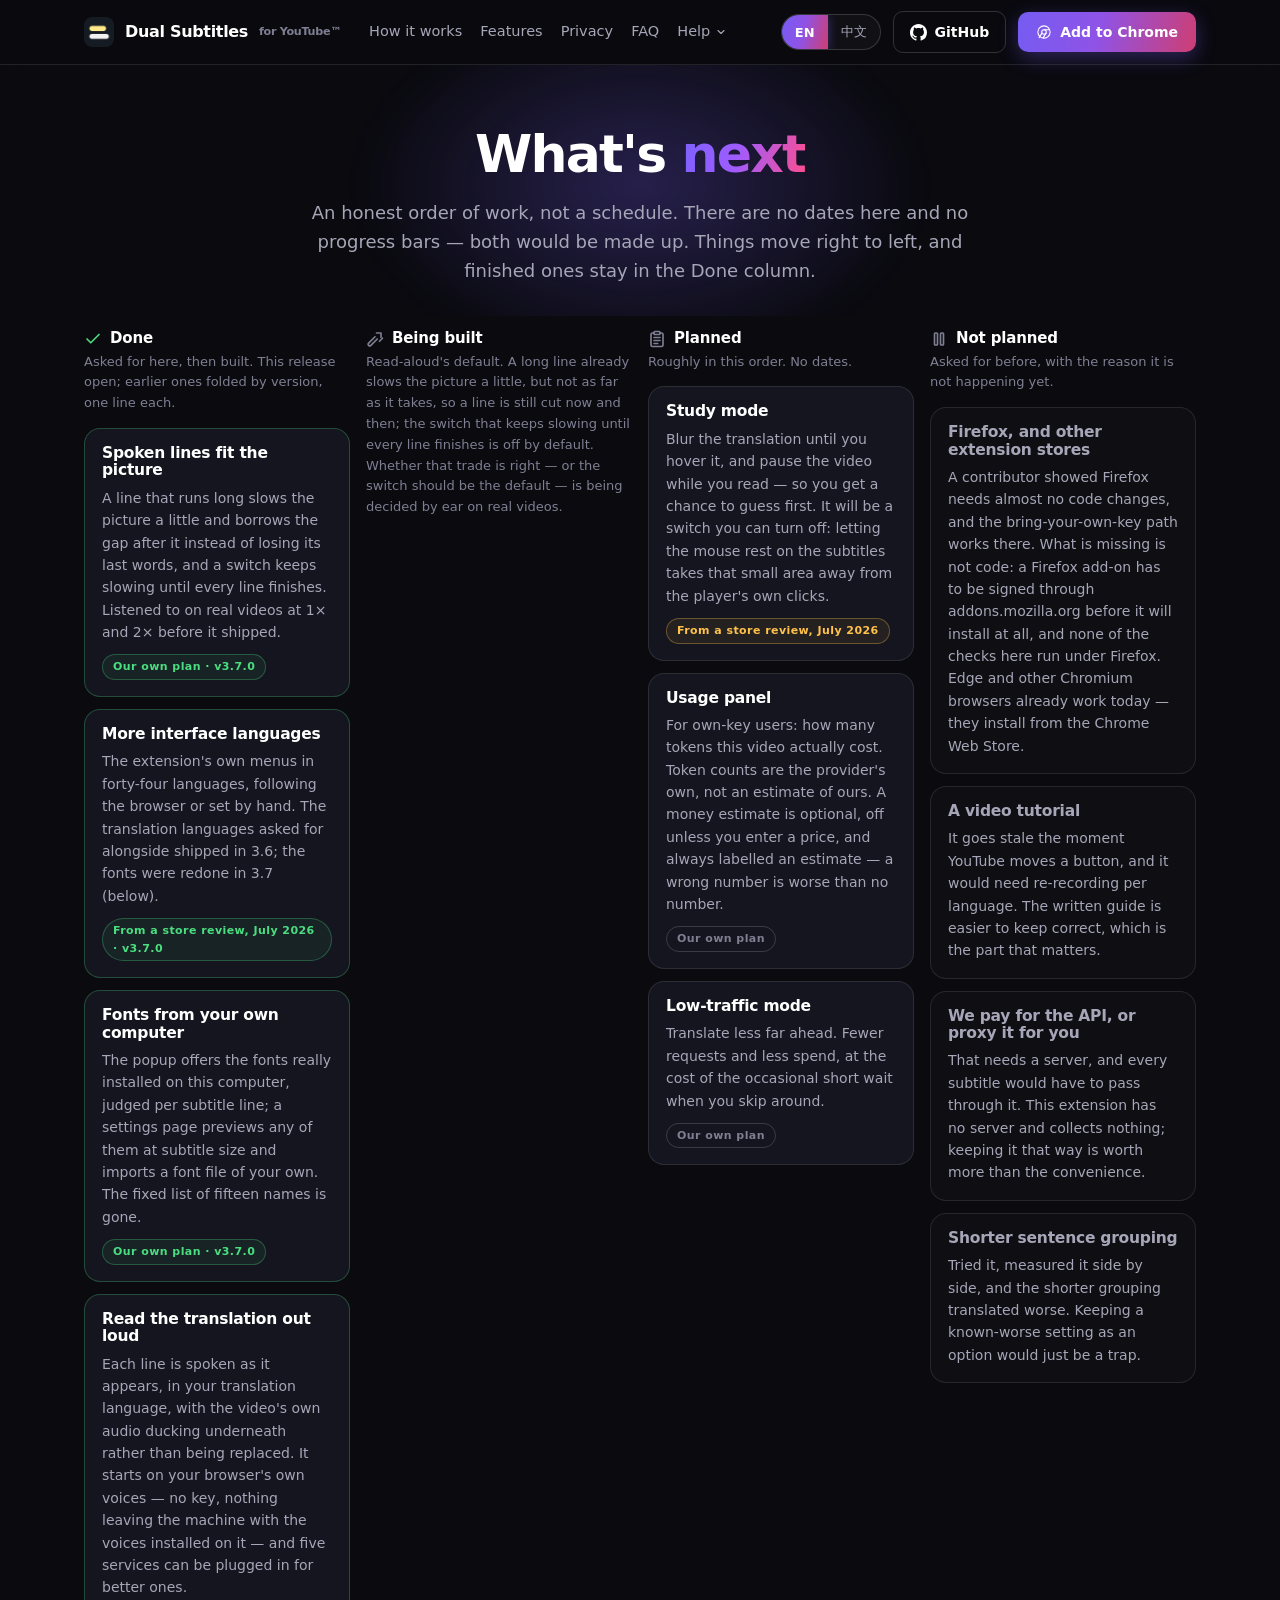
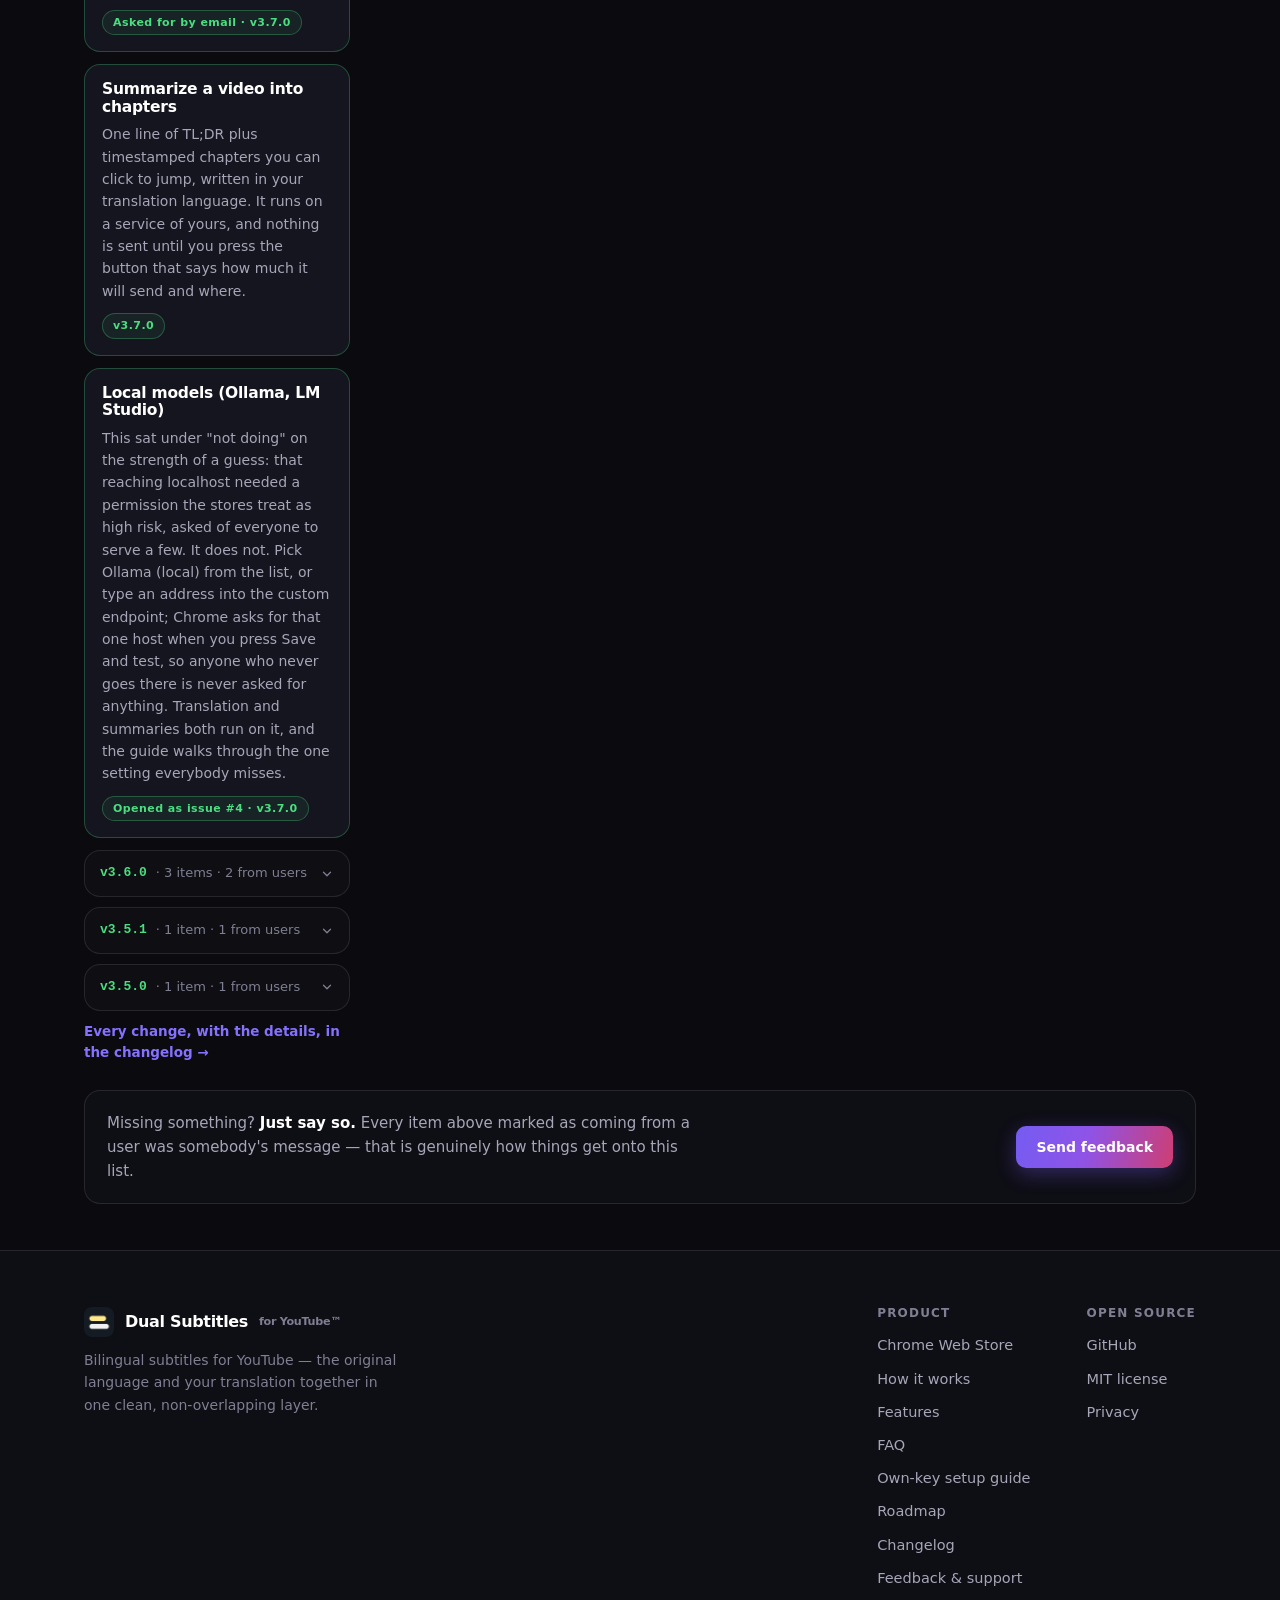
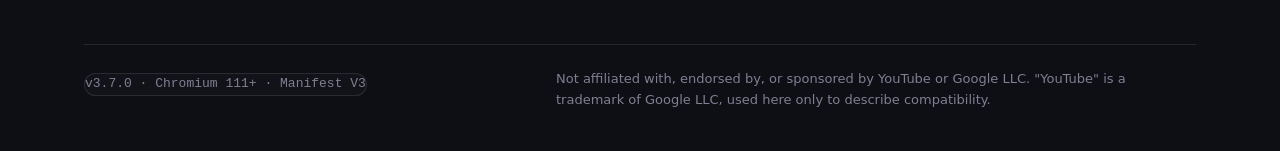
<file: roadmap.html>
<!doctype html>
<html lang="en" data-title-en="Roadmap — Dual Subtitles for YouTube™" data-title-zh="开发计划 — Dual Subtitles for YouTube™">
<head>
<meta charset="utf-8">
<meta name="viewport" content="width=device-width, initial-scale=1">
<link rel="icon" type="image/png" href="assets/icon.png">
<title>Roadmap — Dual Subtitles for YouTube™</title>
<link rel="canonical" href="https://gythiro.github.io/yt-dual-subs/roadmap.html">
<link rel="alternate" hreflang="en" href="https://gythiro.github.io/yt-dual-subs/roadmap.html?lang=en">
<link rel="alternate" hreflang="zh" href="https://gythiro.github.io/yt-dual-subs/roadmap.html?lang=zh">
<link rel="alternate" hreflang="x-default" href="https://gythiro.github.io/yt-dual-subs/roadmap.html">
<meta name="description" content="What is being built next for Dual Subtitles for YouTube™, what is planned, and what is deliberately not planned — with the reason for each." data-desc-en="What is being built next for Dual Subtitles for YouTube™, what is planned, and what is deliberately not planned — with the reason for each." data-desc-zh="Dual Subtitles for YouTube™ 接下来做什么、计划做什么、明确不做什么——每一条都写了理由。">
<!-- Link preview. Title and description are this page's own, so there is one
     place to change them. Card image is script-generated (site-shot.js og). -->
<meta property="og:type" content="website">
<meta property="og:site_name" content="Dual Subtitles for YouTube">
<meta property="og:title" content="Roadmap — Dual Subtitles for YouTube™">
<meta property="og:description" content="What is being built next for Dual Subtitles for YouTube™, what is planned, and what is deliberately not planned — with the reason for each.">
<meta property="og:url" content="https://gythiro.github.io/yt-dual-subs/roadmap.html">
<meta property="og:image" content="https://gythiro.github.io/yt-dual-subs/assets/og.png">
<meta property="og:image:width" content="1200">
<meta property="og:image:height" content="630">
<meta property="og:image:alt" content="A YouTube player showing one subtitle box with an English line above its Chinese translation.">
<meta name="twitter:card" content="summary_large_image">
<meta name="twitter:title" content="Roadmap — Dual Subtitles for YouTube™">
<meta name="twitter:description" content="What is being built next for Dual Subtitles for YouTube™, what is planned, and what is deliberately not planned — with the reason for each.">
<meta name="twitter:image" content="https://gythiro.github.io/yt-dual-subs/assets/og.png">
<style>
  :root{
    --bg:#0A0A0F;
    --bg-2:#0E0E15;
    --card:#15151F;
    --ink:#FFFFFF;
    --muted:#A6A6B8;
    --muted-2:#7F7F93;
    --line:rgba(255,255,255,0.10);
    --line-2:rgba(255,255,255,0.16);
    --accent:#8571FF;
    --accent-2:#FF4D8D;
    --translation:#FFC24B;
    --ok:#4ade80;
    --grad:linear-gradient(105deg,#7B61FF 0%,#9E5CFF 45%,#FF4D8D 100%);
    --grad-on:linear-gradient(105deg,#755CF2 0%,#8F53E7 45%,#CE3E72 100%);
    --radius:10px;
    --radius-lg:16px;
    --maxw:860px;
    font-synthesis-weight:none;
  }
  *{box-sizing:border-box}
  html{scroll-behavior:smooth;overflow-y:scroll} /* scrollbar always on: no nav shift between pages */
  body{margin:0;background:var(--bg);color:var(--ink);font-family:-apple-system,BlinkMacSystemFont,"Segoe UI",Roboto,system-ui,"Helvetica Neue",Arial,sans-serif;font-size:17px;line-height:1.6;-webkit-font-smoothing:antialiased}
  img{max-width:100%;height:auto;display:block}
  a{color:inherit;text-decoration:none}
  h1,h2,h3{margin:0;font-weight:700;letter-spacing:-0.02em;line-height:1.12}
  p{margin:0}
  ::selection{background:rgba(123,97,255,0.35)}
  .wrap{max-width:var(--maxw);margin:0 auto;padding:0 24px}
  .mono{font-family:ui-monospace,"SF Mono",Menlo,Consolas,monospace}

  /* The `html` prefix is load-bearing: a bare [data-zh] rule has the same
     specificity as a component class, so any component that sets its own
     `display` (.src here) would win on source order and put BOTH languages on
     the page at once. Prefixing lifts the language rules above component ones. */
  html [data-zh]{display:none}
  html[lang="zh"] [data-en]{display:none}
  html[lang="zh"] [data-zh]{display:inline}
  html[lang="zh"] p[data-zh],
  html[lang="zh"] h1[data-zh],
  html[lang="zh"] h2[data-zh],
  html[lang="zh"] h3[data-zh],
  html[lang="zh"] div[data-zh],
  html[lang="zh"] li[data-zh]{display:block}
  html[lang="zh"] .src[data-zh]{display:inline-block}

  /* The nav is sticky, so an anchor jump lands underneath it. Nothing

     was hiding today only because every section carries its own 78–103px

     of padding — which is luck, not a decision, and stops being true the

     moment a section is laid out more tightly. */

  html{scroll-padding-top:76px}

  .nav{position:sticky;top:0;z-index:50;backdrop-filter:saturate(140%) blur(12px);background:rgba(10,10,15,0.72);border-bottom:1px solid var(--line)}
  /* nav + footer span the same width as the homepage (1160px); only the
     reading column stays at --maxw so cards keep a comfortable measure */
  .nav .wrap,footer .wrap{max-width:1160px}
  .nav-in{display:flex;align-items:center;gap:20px;height:64px}
  .brand{display:flex;align-items:center;gap:11px;font-weight:700;letter-spacing:-0.02em;font-size:16px;white-space:nowrap;flex:none}
  .brand img{width:30px;height:30px;border-radius:8px}
  .brand .tm{font-size:0.7em;vertical-align:super;color:var(--muted-2);font-weight:600}
  .nav-links{display:flex;align-items:center;gap:18px;margin-left:8px;flex:none}
  /* anchors and the dropdown button must be laid out the SAME way, or the
     stretched anchor puts its text at the top of the box while the inline-flex
     button centres its own — 3px apart, which is visible in the bar. */
  .nav-links>a,.nav-links>.nav-drop{display:flex;align-items:center}
  .nav-links a{color:var(--muted);font-size:14.5px;font-weight:500;white-space:nowrap;padding:5px 0}
  .nav-links a:hover{color:var(--ink)}
  .nav-right{margin-left:auto;display:flex;align-items:center;gap:12px}
  .lang-toggle{display:inline-flex;align-items:center;border:1px solid var(--line-2);border-radius:999px;overflow:hidden;background:rgba(255,255,255,0.03);height:36px;flex:none}
  .lang-toggle button{appearance:none;border:0;background:transparent;color:var(--muted);font-size:13px;font-weight:700;padding:0 13px;height:100%;cursor:pointer;font-family:inherit;transition:color .15s,background .15s;white-space:nowrap}
  .lang-toggle button:hover{color:var(--ink)}
  .lang-toggle button.active{color:#fff;background:var(--grad-on);box-shadow:0 2px 10px rgba(123,97,255,0.4)}

  .hero{position:relative;text-align:center;padding:60px 0 30px;overflow:hidden}
  .bloom{position:absolute;inset:0;pointer-events:none;z-index:0}
  .bloom::before{content:"";position:absolute;top:-140px;left:50%;transform:translateX(-50%);width:820px;height:520px;max-width:130vw;background:radial-gradient(50% 50% at 50% 50%,rgba(123,97,255,0.26),rgba(123,97,255,0) 70%);filter:blur(10px)}
  .hero-in{position:relative;z-index:1}
  .hero h1{font-size:clamp(32px,5.5vw,52px);letter-spacing:-0.035em;margin:0 auto;max-width:18ch}
  .hero h1 .g{background:var(--grad);-webkit-background-clip:text;background-clip:text;color:transparent}
  .sub{max-width:60ch;margin:16px auto 0;color:var(--muted);font-size:clamp(16px,2vw,18px)}

  /* ---- board -------------------------------------------------------------
     Three columns, wider than the usual reading column because a roadmap is
     scanned, not read. Collapses to one column well before the cards get too
     narrow for Chinese text. */
  .board{padding:14px 0 46px}
  .board .wrap{max-width:1160px}
  .cols{display:grid;grid-template-columns:repeat(4,1fr);gap:16px;align-items:start}
  .col h2{font-size:15px;letter-spacing:-0.01em;display:flex;align-items:center;gap:8px;margin-bottom:4px}
  /* One stroke weight across all four column heads. The tick these replace was
     a full-colour emoji badge sitting next to monochrome glyphs. */
  .col h2 .colico{display:flex;align-items:center;color:var(--muted-2);flex:none}
  .col h2 .colico.done{color:var(--ok)}
  .col .count{font-size:12px;font-weight:600;color:var(--muted-2);font-family:ui-monospace,Menlo,Consolas,monospace}
  .col-note{color:var(--muted-2);font-size:13px;margin:0 0 14px}
  .item{border:1px solid var(--line);border-radius:var(--radius-lg);background:var(--card);padding:16px 17px;margin-bottom:12px}
  .item.now{border-color:transparent;background:linear-gradient(var(--card),var(--card)) padding-box,var(--grad) border-box;border:1.5px solid transparent}
  .item h3{font-size:15.5px;letter-spacing:-0.015em}
  .item p{color:var(--muted);font-size:14px;margin-top:7px}
  .item.done{border-color:rgba(74,222,128,0.28)}
  .item.done .src{color:var(--ok);border-color:rgba(74,222,128,0.3);background:rgba(74,222,128,0.07)}
  .item.off{background:rgba(255,255,255,0.02)}
  .item.off h3{color:var(--muted)}
  .src{display:inline-block;margin-top:11px;font-size:11px;font-weight:700;letter-spacing:0.04em;color:var(--muted-2);border:1px solid var(--line-2);border-radius:999px;padding:3px 10px}
  .src.user{color:var(--translation);border-color:rgba(255,194,75,0.32);background:rgba(255,194,75,0.07)}
  .why{display:block;margin-top:9px;color:var(--muted-2);font-size:13.5px}

  .askbar{border:1px solid var(--line);border-radius:var(--radius-lg);background:var(--bg-2);padding:20px 22px;margin-top:26px;display:flex;flex-wrap:wrap;gap:14px;align-items:center;justify-content:space-between}
  .askbar p{color:var(--muted);font-size:15px;max-width:62ch}
  .askbar b{color:var(--ink)}

  .btn{display:inline-flex;align-items:center;justify-content:center;gap:8px;height:42px;padding:0 20px;border-radius:var(--radius);background:var(--grad-on);color:#fff;font-size:14px;font-weight:700;border:0;cursor:pointer;box-shadow:0 6px 20px rgba(123,97,255,0.32);transition:transform .12s ease;white-space:nowrap}
  .btn:hover{transform:translateY(-1px)}
  .ghost{display:inline-flex;align-items:center;gap:8px;padding:0 16px;height:42px;border:1px solid var(--line-2);border-radius:var(--radius);color:var(--ink);font-size:14px;font-weight:600;transition:border-color .15s,background .15s;background:transparent;cursor:pointer;font-family:inherit;white-space:nowrap}
  .ghost:hover{border-color:rgba(255,255,255,0.34);background:rgba(255,255,255,0.04)}

  .btn.sm{height:40px;padding:0 18px;font-size:14px;white-space:nowrap}
  footer{border-top:1px solid var(--line);background:var(--bg-2);padding:56px 0 40px}
  .foot-top{display:flex;flex-wrap:wrap;gap:28px;justify-content:space-between;align-items:flex-start}
  .foot-brand{max-width:320px}
  .foot-brand .brand{margin-bottom:12px}
  .foot-brand p{color:var(--muted-2);font-size:14px}
  .foot-links{display:flex;gap:56px;flex-wrap:wrap}
  .foot-col h3{font-size:12px;letter-spacing:0.1em;text-transform:uppercase;color:var(--muted-2);font-weight:700;margin:0 0 14px}
  .foot-col a{display:block;color:var(--muted);font-size:14.5px;margin-bottom:10px;font-weight:500}
  .foot-col a:hover{color:var(--ink)}
  .foot-bottom{margin-top:44px;padding-top:24px;border-top:1px solid var(--line);display:flex;flex-wrap:wrap;gap:14px;justify-content:space-between;align-items:center}
  .foot-bottom .ver{font-size:13px;color:var(--muted-2);font-family:ui-monospace,Menlo,Consolas,monospace}
  .disclaimer{font-size:13px;color:var(--muted-2);max-width:640px;line-height:1.6}

  /* mobile menu (burger) — appears exactly when the inline links hide */
  .nav-burger{display:none;width:40px;height:40px;border:1px solid var(--line-2);border-radius:var(--radius);background:transparent;color:var(--ink);cursor:pointer;align-items:center;justify-content:center;flex:none;padding:0}
  .nav-burger:hover{background:rgba(255,255,255,0.04)}
  .nav-menu{display:none;position:absolute;top:64px;left:0;right:0;background:rgba(10,10,15,0.97);backdrop-filter:saturate(140%) blur(14px);border-bottom:1px solid var(--line);padding:6px 24px 12px}
  .nav-menu a{display:block;padding:13px 2px;color:var(--muted);font-size:15.5px;font-weight:600;border-bottom:1px solid var(--line)}
  .nav-menu a:last-child{border-bottom:0}
  .nav-menu a:hover{color:var(--ink)}
  .nav-menu.open{display:block}

  /* nav ladder — measured, not guessed: full EN nav ≈ 1085px content width */
  @media (max-width:1199px){
    .nav-right .ghost{display:none}    /* GitHub stays reachable in the footer */
  }
  @media (max-width:1039px){
    .nav-links{display:none}
    .nav-burger{display:inline-flex}
  }
  @media (max-width:1180px){
    .cols{grid-template-columns:repeat(2,1fr)}
  }
  @media (max-width:760px){
    .cols{grid-template-columns:1fr;gap:8px}
    .col{margin-bottom:18px}
    .foot-links{gap:32px}
  }
  @media (max-width:560px){
    .wrap{padding:0 18px}
    .askbar .btn,.askbar .ghost{width:100%}
    .nav-right .ghost{display:none}
    .nav-in{gap:10px}
    .brand .tm{display:none}
    .brand{font-size:15px}
    .lang-toggle button{padding:0 10px}
    /* burger + nav CTA don't both fit under ~560 (real iPhones report up to
       440px viewports, wider than the 430 emulator preset) */
    .nav .btn.sm{display:none}
  }

  /* help dropdown — holds every standalone page so the row stops growing */
  .nav-drop{position:relative}
  .nav-drop-btn{display:inline-flex;align-items:center;gap:5px;background:transparent;border:0;line-height:inherit;
    padding:5px 0;font-family:inherit;font-size:14.5px;font-weight:500;color:var(--muted);
    cursor:pointer;white-space:nowrap;transition:color .15s}
  .nav-drop-btn:hover,.nav-drop.open .nav-drop-btn{color:var(--ink)}
  .nav-drop-btn svg{transition:transform .18s}
  .nav-drop.open .nav-drop-btn svg{transform:rotate(180deg)}
  .nav-drop-menu{display:none;position:absolute;top:calc(100% + 14px);left:-14px;min-width:210px;
    background:rgba(14,14,21,0.98);backdrop-filter:saturate(140%) blur(14px);
    border:1px solid var(--line-2);border-radius:12px;padding:6px;
    box-shadow:0 18px 44px rgba(0,0,0,.5)}
  .nav-drop.open .nav-drop-menu{display:block}
  .nav-drop-menu a{display:block;padding:9px 12px;border-radius:8px;color:var(--muted);
    font-size:14.5px;font-weight:500;white-space:nowrap}
  .nav-drop-menu a:hover{color:var(--ink);background:rgba(255,255,255,.06)}

  a:focus-visible, button:focus-visible, summary:focus-visible { outline: 2px solid var(--accent, #8571FF); outline-offset: 3px; border-radius: 6px; }
  @media (prefers-reduced-motion: reduce) { html { scroll-behavior: auto; } *, *::before, *::after { animation-duration: 0.01ms !important; animation-iteration-count: 1 !important; transition-duration: 0.01ms !important; } }
  .lang-toggle button:focus-visible { outline-offset: -2px; }

  /* ---- Done column: this release as cards, earlier releases folded by
     version (one line each: title + source). The descriptions live in the
     changelog only, so the two never drift apart. ---- */
  .ver{border:1px solid var(--line);border-radius:var(--radius-lg);background:rgba(255,255,255,0.02);margin-bottom:10px}
  .ver>summary{list-style:none;cursor:pointer;padding:12px 15px;display:flex;align-items:center;gap:9px;font-size:14px;font-weight:600;color:var(--muted);flex-wrap:wrap}
  .ver>summary::-webkit-details-marker{display:none}
  .ver>summary:hover{color:var(--ink)}
  .ver .vn{font-family:ui-monospace,Menlo,Consolas,monospace;color:var(--ok);font-size:13px}
  .ver .vc{color:var(--muted-2);font-weight:500;font-size:13px}
  .ver>summary .chev{margin-left:auto;color:var(--muted-2);transition:transform .18s;flex:none}
  .ver[open]>summary .chev{transform:rotate(180deg)}
  .ver .vbody{padding:0 8px 8px}
  .row{display:flex;align-items:flex-start;gap:6px 10px;padding:9px 8px;border-top:1px solid var(--line);flex-wrap:wrap}
  .vbody .row:first-child{border-top:0}
  .row .t{font-size:14px;font-weight:600;flex:1 1 150px;line-height:1.35}
  .row .src{margin-top:1px;flex:none;font-size:10.5px;padding:2px 8px}
  .more{display:block;margin-top:4px;font-size:13.5px;color:var(--muted-2)}
  .more a{color:var(--accent);font-weight:600}
  .more a:hover{text-decoration:underline}
  /* One column on a phone: what is being built and planned first, the finished
     evidence third, the reasons-not-to last. The desktop order is unchanged. */
  @media (max-width:760px){
    .cols .col:first-child{order:3}
    .cols .col:last-child{order:4}
  }
</style>
</head>
<body>

<nav class="nav">
  <div class="wrap nav-in">
    <a class="brand" href="./"><img src="assets/icon.png" alt="Dual Subtitles for YouTube icon" width="30" height="30">Dual Subtitles<span class="tm">for YouTube™</span></a>
    <div class="nav-links">
      <a href="./#how"><span data-en>How it works</span><span data-zh>工作原理</span></a>
      <a href="./#features"><span data-en>Features</span><span data-zh>功能特性</span></a>
      <a href="./#privacy"><span data-en>Privacy</span><span data-zh>隐私</span></a>
      <a href="./#faq"><span data-en>FAQ</span><span data-zh>常见问题</span></a>
      <div class="nav-drop">
        <button type="button" class="nav-drop-btn" id="helpBtn" aria-expanded="false"
                aria-controls="helpMenu" onclick="toggleHelp()">
          <span data-en>Help</span><span data-zh>帮助</span>
          <svg width="12" height="12" viewBox="0 0 24 24" fill="none" aria-hidden="true"><path d="M6 9l6 6 6-6" stroke="currentColor" stroke-width="2.2" stroke-linecap="round" stroke-linejoin="round"/></svg>
        </button>
        <div class="nav-drop-menu" id="helpMenu">
          <a href="guide.html"><span data-en>Own-key setup guide</span><span data-zh>自带 Key 教程</span></a>
          <a href="roadmap.html"><span data-en>Roadmap</span><span data-zh>开发计划</span></a>
          <a href="updated.html"><span data-en>Changelog</span><span data-zh>更新日志</span></a>
          <a href="feedback.html"><span data-en>Feedback &amp; support</span><span data-zh>反馈与支持</span></a>
        </div>
      </div>
    </div>
    <div class="nav-right">
      <div class="lang-toggle" id="lang-toggle-group" role="group" aria-label="Language">
        <button type="button" id="lang-en" onclick="setLang('en', true)">EN</button>
        <button type="button" id="lang-zh" onclick="setLang('zh', true)">中文</button>
      </div>
      <a class="ghost" href="https://github.com/Gythiro/yt-dual-subs" target="_blank" rel="noopener">
        <svg width="17" height="17" viewBox="0 0 16 16" fill="currentColor" aria-hidden="true"><path d="M8 0C3.58 0 0 3.58 0 8c0 3.54 2.29 6.53 5.47 7.59.4.07.55-.17.55-.38 0-.19-.01-.82-.01-1.49-2.01.37-2.53-.49-2.69-.94-.09-.23-.48-.94-.82-1.13-.28-.15-.68-.52-.01-.53.63-.01 1.08.58 1.23.82.72 1.21 1.87.87 2.33.66.07-.52.28-.87.51-1.07-1.78-.2-3.64-.89-3.64-3.95 0-.87.31-1.59.82-2.15-.08-.2-.36-1.02.08-2.12 0 0 .67-.21 2.2.82.64-.18 1.32-.27 2-.27.68 0 1.36.09 2 .27 1.53-1.04 2.2-.82 2.2-.82.44 1.1.16 1.92.08 2.12.51.56.82 1.27.82 2.15 0 3.07-1.87 3.75-3.65 3.95.29.25.54.73.54 1.48 0 1.07-.01 1.93-.01 2.2 0 .21.15.46.55.38A8.01 8.01 0 0016 8c0-4.42-3.58-8-8-8z"/></svg>
        GitHub
      </a>
      <a class="btn sm" href="https://chromewebstore.google.com/detail/dual-subtitles-for-youtub/ndifcigakimmibkgeabchfaolhjpcmge" target="_blank" rel="noopener">
        <svg width="16" height="16" viewBox="0 0 24 24" fill="none" aria-hidden="true"><circle cx="12" cy="12" r="9.2" stroke="#fff" stroke-width="1.6"/><circle cx="12" cy="12" r="3.4" stroke="#fff" stroke-width="1.6"/><path d="M12 8.6h8.4M8.9 13.7 4.7 20.4M15.1 13.7 10.9 20.4" stroke="#fff" stroke-width="1.6" stroke-linecap="round"/></svg>
        <span data-en>Add to Chrome</span><span data-zh>添加到 Chrome</span>
      </a>
      <button type="button" class="nav-burger" id="navBurger" aria-label="Menu" aria-expanded="false" onclick="toggleMenu()">
        <svg width="20" height="20" viewBox="0 0 24 24" fill="none" aria-hidden="true"><path d="M4 7h16M4 12h16M4 17h16" stroke="currentColor" stroke-width="2" stroke-linecap="round"/></svg>
      </button>
    </div>
  </div>
  <div class="nav-menu" id="navMenu">
    <a href="./#how"><span data-en>How it works</span><span data-zh>工作原理</span></a>
    <a href="./#features"><span data-en>Features</span><span data-zh>功能特性</span></a>
    <a href="./#privacy"><span data-en>Privacy</span><span data-zh>隐私</span></a>
    <a href="./#faq"><span data-en>FAQ</span><span data-zh>常见问题</span></a>
    <a href="guide.html"><span data-en>Own-key setup guide</span><span data-zh>自带 Key 教程</span></a>
    <a href="roadmap.html"><span data-en>Roadmap</span><span data-zh>开发计划</span></a>
    <a href="updated.html"><span data-en>Changelog</span><span data-zh>更新日志</span></a>
    <a href="feedback.html"><span data-en>Feedback &amp; support</span><span data-zh>反馈与支持</span></a>
    <a href="https://github.com/Gythiro/yt-dual-subs" target="_blank" rel="noopener">GitHub</a>
  </div>
</nav>

<header class="hero">
  <div class="bloom" aria-hidden="true"></div>
  <div class="wrap hero-in">
    <h1 data-en>What's <span class="g">next</span></h1>
    <h1 data-zh>接下来<span class="g">做什么</span></h1>
    <p class="sub" data-en>An honest order of work, not a schedule. There are no dates here and no progress bars — both would be made up. Things move right to left, and finished ones stay in the Done column.</p>
    <p class="sub" data-zh>这是一个诚实的先后顺序，不是时间表。这里没有日期、也没有进度百分比——那两样都只能是编的。事情从右往左推进，做完的留在「已经做完」那一栏。</p>
  </div>
</header>

<main class="board">
  <div class="wrap">
    <div class="cols">

      <!-- ------------------------------- shipped ------------------------- -->
      <div class="col">
        <h2><span class="colico done"><svg width="18" height="18" viewBox="0 0 24 24" fill="none" stroke="currentColor" stroke-width="2.2" stroke-linecap="round" stroke-linejoin="round" aria-hidden="true"><path d="M20 6 9 17l-5-5"/></svg></span><span data-en>Done</span><span data-zh>已经做完</span></h2>
        <p class="col-note" data-en>Asked for here, then built. This release open; earlier ones folded by version, one line each.</p>
        <p class="col-note" data-zh>在这块板子上被提出、然后做掉的。这一版展开，更早的按版本收着、一行一条。</p>

        <div class="item done">
          <h3 data-en>Spoken lines fit the picture</h3>
          <h3 data-zh>念出来的话跟画面贴得更准</h3>
          <p data-en>A line that runs long slows the picture a little and borrows the gap after it instead of losing its last words, and a switch keeps slowing until every line finishes. Listened to on real videos at 1× and 2× before it shipped.</p>
          <p data-zh>句子长了会稍微放慢画面、借用后面的空隙，而不是丢掉最后几个字；还有一个开关能一直放慢到句句读完。发出之前在真视频上以 1 倍和 2 倍速听过。</p>
          <span class="src" data-en>Our own plan · v3.7.0</span>
          <span class="src" data-zh>开发者计划 · v3.7.0</span>
        </div>
        <div class="item done">
          <h3 data-en>More interface languages</h3>
          <h3 data-zh>更多界面语言</h3>
          <p data-en>The extension's own menus in forty-four languages, following the browser or set by hand. The translation languages asked for alongside shipped in 3.6; the fonts were redone in 3.7 (below).</p>
          <p data-zh>扩展自己的界面有了四十四种语言，跟随浏览器，也可以手动指定。同一条评论里提到的译文语言在 3.6 就做了；字体在 3.7 重做了一遍（见下一条）。</p>
          <span class="src user" data-en>From a store review, July 2026 · v3.7.0</span>
          <span class="src user" data-zh>来自商店评论，2026 年 7 月 · v3.7.0</span>
        </div>
        <div class="item done">
          <h3 data-en>Fonts from your own computer</h3>
          <h3 data-zh>用你自己电脑上的字体</h3>
          <p data-en>The popup offers the fonts really installed on this computer, judged per subtitle line; a settings page previews any of them at subtitle size and imports a font file of your own. The fixed list of fifteen names is gone.</p>
          <p data-zh>弹窗里列的是这台电脑上真装了的字体，按字幕行判断能不能显示；设置页可以按字幕大小预览任何一个，还能导入你自己的字体文件。写死的十五个名字没有了。</p>
          <span class="src" data-en>Our own plan · v3.7.0</span>
          <span class="src" data-zh>开发者计划 · v3.7.0</span>
        </div>

<div class="item done">
          <h3 data-en>Read the translation out loud</h3>
          <h3 data-zh>把译文念出来</h3>
          <p data-en>Each line is spoken as it appears, in your translation language, with the video's own audio ducking underneath rather than being replaced. It starts on your browser's own voices — no key, nothing leaving the machine with the voices installed on it — and five services can be plugged in for better ones.</p>
          <p data-zh>每句字幕出现时就用你的译文语言念出来，视频原声只是压低，不会被替换。默认用浏览器自带的音色——不用 Key，用本机装好的音色时什么都不离开这台机器；想要更好的声音，可以接五家服务。</p>
          <span class="src user" data-en>Asked for by email · v3.7.0</span>
          <span class="src user" data-zh>有人来信问过 · v3.7.0</span>
        </div>
        <div class="item done">
          <h3 data-en>Summarize a video into chapters</h3>
          <h3 data-zh>把视频总结成章节</h3>
          <p data-en>One line of TL;DR plus timestamped chapters you can click to jump, written in your translation language. It runs on a service of yours, and nothing is sent until you press the button that says how much it will send and where.</p>
          <p data-zh>一句摘要加上带时间戳的章节，点一下就跳过去，用你的译文语言写。它走你自己的服务；在你按下那颗写明「发多少、发给谁」的按钮之前，什么都不会发出去。</p>
          <span class="src" data-en>v3.7.0</span>
          <span class="src" data-zh>v3.7.0</span>
        </div>
        <div class="item done">
          <h3 data-en>Local models (Ollama, LM Studio)</h3>
          <h3 data-zh>本地模型（Ollama / LM Studio）</h3>
          <p data-en>This sat under "not doing" on the strength of a guess: that reaching localhost needed a permission the stores treat as high risk, asked of everyone to serve a few. It does not. Pick Ollama (local) from the list, or type an address into the custom endpoint; Chrome asks for that one host when you press Save and test, so anyone who never goes there is never asked for anything. Translation and summaries both run on it, and the guide walks through the one setting everybody misses.</p>
          <p data-zh>这条原本挂在「暂时不做」，理由是个猜测：以为访问 localhost 要一项被商店视为高风险的权限，而且要向所有人申请。其实不用——在清单里选「Ollama（本机）」，或在自定义接口填一个地址；按「保存并测通」时 Chrome 才为那一个域名申请；没去过那里的人，不会被问任何事。翻译和总结都能走它，教程里一步步写了，包括所有人都会漏掉的那个设置。</p>
          <span class="src user" data-en>Opened as issue #4 · v3.7.0</span>
          <span class="src user" data-zh>issue #4 提的 · v3.7.0</span>
        </div>
        <details class="ver">
          <summary><span class="vn">v3.6.0</span><span class="vc"><span data-en>· 3 items · 2 from users</span><span data-zh>· 3 项 · 2 条来自用户</span></span><svg class="chev" width="14" height="14" viewBox="0 0 24 24" fill="none" aria-hidden="true"><path d="M6 9l6 6 6-6" stroke="currentColor" stroke-width="2.2" stroke-linecap="round" stroke-linejoin="round"/></svg></summary>
          <div class="vbody">
          <div class="row"><span class="t"><span data-en>Use your own API key</span><span data-zh>自带 Key 翻译</span></span><span class="src user"><span data-en>Promised in a store review</span><span data-zh>商店评论里承诺过</span></span></div>
          <div class="row"><span class="t"><span data-en>Setup guide &amp; first-run page</span><span data-zh>教程页与新手入门</span></span><span class="src"><span data-en>Our own plan</span><span data-zh>开发者计划</span></span></div>
          <div class="row"><span class="t"><span data-en>Fifty translation languages, and a menu you choose</span><span data-zh>50 种译文语言，显示哪些由你决定</span></span><span class="src user"><span data-en>From a store review, July 2026</span><span data-zh>来自商店评论，2026 年 7 月</span></span></div>
          </div>
        </details>
        <details class="ver">
          <summary><span class="vn">v3.5.1</span><span class="vc"><span data-en>· 1 item · 1 from users</span><span data-zh>· 1 项 · 1 条来自用户</span></span><svg class="chev" width="14" height="14" viewBox="0 0 24 24" fill="none" aria-hidden="true"><path d="M6 9l6 6 6-6" stroke="currentColor" stroke-width="2.2" stroke-linecap="round" stroke-linejoin="round"/></svg></summary>
          <div class="vbody">
          <div class="row"><span class="t"><span data-en>Subtitles stop repeating themselves</span><span data-zh>同语言字幕不再重复翻译</span></span><span class="src user"><span data-en>Reported in use</span><span data-zh>使用中反馈</span></span></div>
          </div>
        </details>
        <details class="ver">
          <summary><span class="vn">v3.5.0</span><span class="vc"><span data-en>· 1 item · 1 from users</span><span data-zh>· 1 项 · 1 条来自用户</span></span><svg class="chev" width="14" height="14" viewBox="0 0 24 24" fill="none" aria-hidden="true"><path d="M6 9l6 6 6-6" stroke="currentColor" stroke-width="2.2" stroke-linecap="round" stroke-linejoin="round"/></svg></summary>
          <div class="vbody">
          <div class="row"><span class="t"><span data-en>Subtitles step over the progress bar</span><span data-zh>字幕自动避开进度条</span></span><span class="src user"><span data-en>Reported in use</span><span data-zh>使用中反馈</span></span></div>
          </div>
        </details>
        <span class="more"><a href="updated.html"><span data-en>Every change, with the details, in the changelog →</span><span data-zh>每一条改动和细节，都在更新日志 →</span></a></span>
      </div>

      <div class="col">
        <h2><span class="colico"><svg width="18" height="18" viewBox="0 0 24 24" fill="none" stroke="currentColor" stroke-width="2.2" stroke-linecap="round" stroke-linejoin="round" aria-hidden="true"><path d="m15 12-8.5 8.5a2.12 2.12 0 0 1-3-3L12 9"/><path d="M18 15l4-4"/><path d="M14 4h6v6"/></svg></span><span data-en>Being built</span><span data-zh>正在做</span></h2>
        <p class="col-note" data-en>Read-aloud's default. A long line already slows the picture a little, but not as far as it takes, so a line is still cut now and then; the switch that keeps slowing until every line finishes is off by default. Whether that trade is right — or the switch should be the default — is being decided by ear on real videos.</p>
        <p class="col-note" data-zh>朗读的默认值。句子长了现在已经会稍微放慢画面，但不放慢到读完为止，所以偶尔仍会切掉一句；「尽量每句读完」那个开关默认是关的。这个取舍对不对——还是该把开关设成默认——靠在真视频上用耳朵定。</p>

      </div>

      <!-- -------------------------------- planned ------------------------ -->
      <div class="col">
        <h2><span class="colico"><svg width="18" height="18" viewBox="0 0 24 24" fill="none" stroke="currentColor" stroke-width="2.2" stroke-linecap="round" stroke-linejoin="round" aria-hidden="true"><rect x="8" y="2" width="8" height="4" rx="1"/><path d="M16 4h2a2 2 0 0 1 2 2v14a2 2 0 0 1-2 2H6a2 2 0 0 1-2-2V6a2 2 0 0 1 2-2h2"/><path d="M8 10h8M8 14h8M8 18h5"/></svg></span><span data-en>Planned</span><span data-zh>计划做</span></h2>
        <p class="col-note" data-en>Roughly in this order. No dates.</p>
        <p class="col-note" data-zh>大致按这个顺序。不给日期。</p>


        <div class="item">
          <h3 data-en>Study mode</h3>
          <h3 data-zh>学习模式</h3>
          <p data-en>Blur the translation until you hover it, and pause the video while you read — so you get a chance to guess first. It will be a switch you can turn off: letting the mouse rest on the subtitles takes that small area away from the player's own clicks.</p>
          <p data-zh>译文先模糊，鼠标悬上去才显示，同时自动暂停视频让你读完——这样才有「先自己猜一下」的机会。它会做成一个可以关掉的开关：让鼠标能停在字幕上，就会占掉那一小块区域的播放器点击。</p>
          <span class="src user" data-en>From a store review, July 2026</span>
          <span class="src user" data-zh>来自商店评论，2026 年 7 月</span>
        </div>

        <div class="item">
          <h3 data-en>Usage panel</h3>
          <h3 data-zh>用量面板</h3>
          <p data-en>For own-key users: how many tokens this video actually cost. Token counts are the provider's own, not an estimate of ours. A money estimate is optional, off unless you enter a price, and always labelled an estimate — a wrong number is worse than no number.</p>
          <p data-zh>给用自带 Key 的人：这个视频到底花了多少 token。token 数是服务商自己返回的，不是我们估的。花费估算是可选的，不填单价就只显示 token 数，而且一律标注「估算」——显示一个错的金额比不显示更糟。</p>
          <span class="src" data-en>Our own plan</span>
          <span class="src" data-zh>开发者计划</span>
        </div>

        <div class="item">
          <h3 data-en>Low-traffic mode</h3>
          <h3 data-zh>省流模式</h3>
          <p data-en>Translate less far ahead. Fewer requests and less spend, at the cost of the occasional short wait when you skip around.</p>
          <p data-zh>少往前预读几句。请求更少、花费更低，代价是跳着看的时候偶尔要等一下。</p>
          <span class="src" data-en>Our own plan</span>
          <span class="src" data-zh>开发者计划</span>
        </div>
      </div>

      <!-- ----------------------------- not planned ----------------------- -->
      <div class="col">
        <h2><span class="colico"><svg width="18" height="18" viewBox="0 0 24 24" fill="none" stroke="currentColor" stroke-width="2.2" stroke-linecap="round" stroke-linejoin="round" aria-hidden="true"><rect x="6" y="4" width="4" height="16" rx="1"/><rect x="14" y="4" width="4" height="16" rx="1"/></svg></span><span data-en>Not planned</span><span data-zh>暂不计划</span></h2>
        <p class="col-note" data-en>Asked for before, with the reason it is not happening yet.</p>
        <p class="col-note" data-zh>有人问过，这里写清楚为什么现在不做。</p>

        <div class="item off">
          <h3 data-en>Firefox, and other extension stores</h3>
          <h3 data-zh>Firefox，以及别的扩展商店</h3>
          <p class="why" data-en>A contributor showed Firefox needs almost no code changes, and the bring-your-own-key path works there. What is missing is not code: a Firefox add-on has to be signed through addons.mozilla.org before it will install at all, and none of the checks here run under Firefox. Edge and other Chromium browsers already work today — they install from the Chrome Web Store.</p>
          <p class="why" data-zh>有贡献者证明了 Firefox 几乎不用改代码就能支持，自带 Key 在那边也实测通过。缺的不是代码：Firefox 扩展必须经 addons.mozilla.org 签名才装得上，而这里的检查没有一道跑在 Firefox 上。Edge 和其他 Chromium 浏览器现在就能用——从 Chrome 应用商店安装。</p>
        </div>

        <div class="item off">
          <h3 data-en>A video tutorial</h3>
          <h3 data-zh>视频教程</h3>
          <p class="why" data-en>It goes stale the moment YouTube moves a button, and it would need re-recording per language. The written guide is easier to keep correct, which is the part that matters.</p>
          <p class="why" data-zh>YouTube 挪一个按钮它就过期了，而且每种语言都要重录一遍。文字教程更容易保持正确——正确才是重点。</p>
        </div>

        <div class="item off">
          <h3 data-en>We pay for the API, or proxy it for you</h3>
          <h3 data-zh>我们代付 API / 内置中转</h3>
          <p class="why" data-en>That needs a server, and every subtitle would have to pass through it. This extension has no server and collects nothing; keeping it that way is worth more than the convenience.</p>
          <p class="why" data-zh>那需要一台服务器，而且你的每一条字幕都要经过我们的手。这个扩展没有服务器、不做任何统计；守住这一点比那点方便更值。</p>
        </div>

        <div class="item off">
          <h3 data-en>Shorter sentence grouping</h3>
          <h3 data-zh>更短的断句</h3>
          <p class="why" data-en>Tried it, measured it side by side, and the shorter grouping translated worse. Keeping a known-worse setting as an option would just be a trap.</p>
          <p class="why" data-zh>试过了，也做了 A/B 对比，更短的断句翻得更差。把一个已知更差的设置留成选项，只会变成一个坑。</p>
        </div>
      </div>

    </div>

    <div class="askbar">
      <p data-en>Missing something? <b>Just say so.</b> Every item above marked as coming from a user was somebody&#39;s message — that is genuinely how things get onto this list.</p>
      <p data-zh>有想要但没在上面的？<b>说一声就行。</b>上面标着来源的每一条，都是别人发过来的一句话——功能真的就是这么进这个列表的。</p>
      <a class="btn" href="feedback.html"><span data-en>Send feedback</span><span data-zh>去反馈</span></a>
    </div>
  </div>
</main>

<footer>
  <div class="wrap">
    <div class="foot-top">
      <div class="foot-brand">
        <a href="./" class="brand"><img src="assets/icon.png" alt="Dual Subtitles for YouTube icon" width="30" height="30">Dual Subtitles<span class="tm">for YouTube™</span></a>
        <p data-en>Bilingual subtitles for YouTube — the original language and your translation together in one clean, non-overlapping layer.</p>
        <p data-zh>YouTube 的双语字幕——原文和你的译文同处一层，不会叠在一起糊成一团。</p>
      </div>
      <div class="foot-links">
        <div class="foot-col">
          <h3><span data-en>Product</span><span data-zh>产品</span></h3>
          <a href="https://chromewebstore.google.com/detail/dual-subtitles-for-youtub/ndifcigakimmibkgeabchfaolhjpcmge" target="_blank" rel="noopener">Chrome Web Store</a>
          <a href="./#how"><span data-en>How it works</span><span data-zh>工作原理</span></a>
          <a href="./#features"><span data-en>Features</span><span data-zh>功能特性</span></a>
          <a href="./#faq"><span data-en>FAQ</span><span data-zh>常见问题</span></a>
          <a href="guide.html"><span data-en>Own-key setup guide</span><span data-zh>自带 Key 教程</span></a>
          <a href="roadmap.html"><span data-en>Roadmap</span><span data-zh>开发计划</span></a>
          <a href="updated.html"><span data-en>Changelog</span><span data-zh>更新日志</span></a>
          <a href="feedback.html"><span data-en>Feedback &amp; support</span><span data-zh>反馈与支持</span></a>
        </div>
        <div class="foot-col">
          <h3><span data-en>Open source</span><span data-zh>开放源代码</span></h3>
          <a href="https://github.com/Gythiro/yt-dual-subs" target="_blank" rel="noopener">GitHub</a>
          <a href="https://github.com/Gythiro/yt-dual-subs/blob/main/LICENSE" target="_blank" rel="noopener"><span data-en>MIT license</span><span data-zh>MIT 许可</span></a>
          <a href="./#privacy"><span data-en>Privacy</span><span data-zh>隐私</span></a>
        </div>
      </div>
    </div>
    <div class="foot-bottom">
      <span class="ver">v3.7.0 · Chromium 111+ · Manifest V3</span>
      <p class="disclaimer" data-en>Not affiliated with, endorsed by, or sponsored by YouTube or Google LLC. "YouTube" is a trademark of Google LLC, used here only to describe compatibility.</p>
      <p class="disclaimer" data-zh>本站与本扩展非 YouTube 或 Google LLC 官方出品，与其无任何关联，亦未获其背书或赞助。「YouTube」是 Google LLC 的商标，此处仅用于说明兼容性。</p>
    </div>
  </div>
</footer>

<script>
(function () {

  // aria-label cannot be switched by the CSS the rest of the page uses, so the
  // two chrome controls carry both strings and are set here.
  var ARIA = [
    ["lang-toggle-group", "Language", "语言"],
    ["navBurger", "Menu", "菜单"]
  ];
  var setAria = function (lang) {
    ARIA.forEach(function (row) {
      var el = document.getElementById(row[0]);
      if (el) el.setAttribute("aria-label", lang === "zh" ? row[2] : row[1]);
    });
  };
  var STORAGE_KEY = "dsfy-lang";
  var params = new URLSearchParams(location.search);

  window.setLang = function (lang, persist) {
    if (lang !== "zh") lang = "en";
    document.documentElement.setAttribute("lang", lang);
    // The tab title follows the page language too; it used to stay English in Chinese mode.
    var t = document.documentElement.getAttribute(lang === "zh" ? "data-title-zh" : "data-title-en");
    if (t) document.title = t;
    // The description and the image alts follow the page language too.
    var d = document.querySelector('meta[name="description"]');
    if (d) { var dv = d.getAttribute(lang === "zh" ? "data-desc-zh" : "data-desc-en"); if (dv) d.setAttribute("content", dv); }
    document.querySelectorAll("img[data-alt-zh]").forEach(function (img) {
      var av = img.getAttribute(lang === "zh" ? "data-alt-zh" : "data-alt-en"); if (av) img.setAttribute("alt", av);
    });
    var enBtn = document.getElementById("lang-en");
    var zhBtn = document.getElementById("lang-zh");
    if (enBtn) enBtn.classList.toggle("active", lang === "en");
    if (zhBtn) zhBtn.classList.toggle("active", lang === "zh");
    if (enBtn) enBtn.setAttribute("aria-pressed", lang === "en" ? "true" : "false");
    if (zhBtn) zhBtn.setAttribute("aria-pressed", lang === "zh" ? "true" : "false");
    setAria(lang);
    if (persist) { try { localStorage.setItem(STORAGE_KEY, lang); } catch (e) {} }
    try { var u = new URL(location.href); if (u.searchParams.get("lang") !== lang) { u.searchParams.set("lang", lang); history.replaceState(null, "", u.pathname + u.search + u.hash); } } catch (e) {}
  };

  window.toggleMenu = function () {
    var m = document.getElementById("navMenu");
    var b = document.getElementById("navBurger");
    if (!m) return;
    var open = !m.classList.contains("open");
    m.classList.toggle("open", open);
    if (b) b.setAttribute("aria-expanded", open ? "true" : "false");
  };
  var navMenuEl = document.getElementById("navMenu");
  if (navMenuEl) navMenuEl.addEventListener("click", function (e) {
    if (e.target && e.target.closest && e.target.closest("a")) window.toggleMenu();
  });
  document.addEventListener("click", function (e) {
    var mm = document.getElementById("navMenu");
    if (mm && mm.classList.contains("open") && e.target && e.target.closest && !e.target.closest("#navMenu, #navBurger")) window.toggleMenu();
  });

  var lang = params.get("lang");
  if (lang !== "zh" && lang !== "en") {
    try { lang = localStorage.getItem(STORAGE_KEY); } catch (e) {}
  }
  if (lang !== "zh" && lang !== "en") {
    lang = (navigator.language || "").toLowerCase().indexOf("zh") === 0 ? "zh" : "en";
  }
  window.setLang(lang);
})();
</script>

<!-- Cloudflare Web Analytics (cookieless, no personal data) --><script defer src='https://static.cloudflareinsights.com/beacon.min.js' data-cf-beacon='{"token": "9a291d0094db4643a7f4795a003e2419"}'></script><!-- End Cloudflare Web Analytics -->

<script>
// Dropdown kept out of the main IIFE on purpose: it is the only nav behaviour
// shared by all five pages, so it lives in one block that is easy to diff.
(function () {
  var drop = document.querySelector(".nav-drop");
  window.toggleHelp = function () {
    if (!drop) return;
    var open = !drop.classList.contains("open");
    drop.classList.toggle("open", open);
    var b = document.getElementById("helpBtn");
    if (b) b.setAttribute("aria-expanded", open ? "true" : "false");
  };
  document.addEventListener("click", function (e) {
    if (!drop || !drop.classList.contains("open")) return;
    if (!drop.contains(e.target)) window.toggleHelp();
  });
  document.addEventListener("keydown", function (e) {
    if (e.key === "Escape") {
      var mm = document.getElementById("navMenu");
      if (mm && mm.classList.contains("open")) { window.toggleMenu(); var bb = document.getElementById("navBurger"); if (bb) bb.focus(); return; }
    }
    if (e.key === "Escape" && drop && drop.classList.contains("open")) {
      window.toggleHelp();
      var b = document.getElementById("helpBtn");
      if (b) b.focus();
    }
  });
})();
</script>

</body>
</html>
</file>
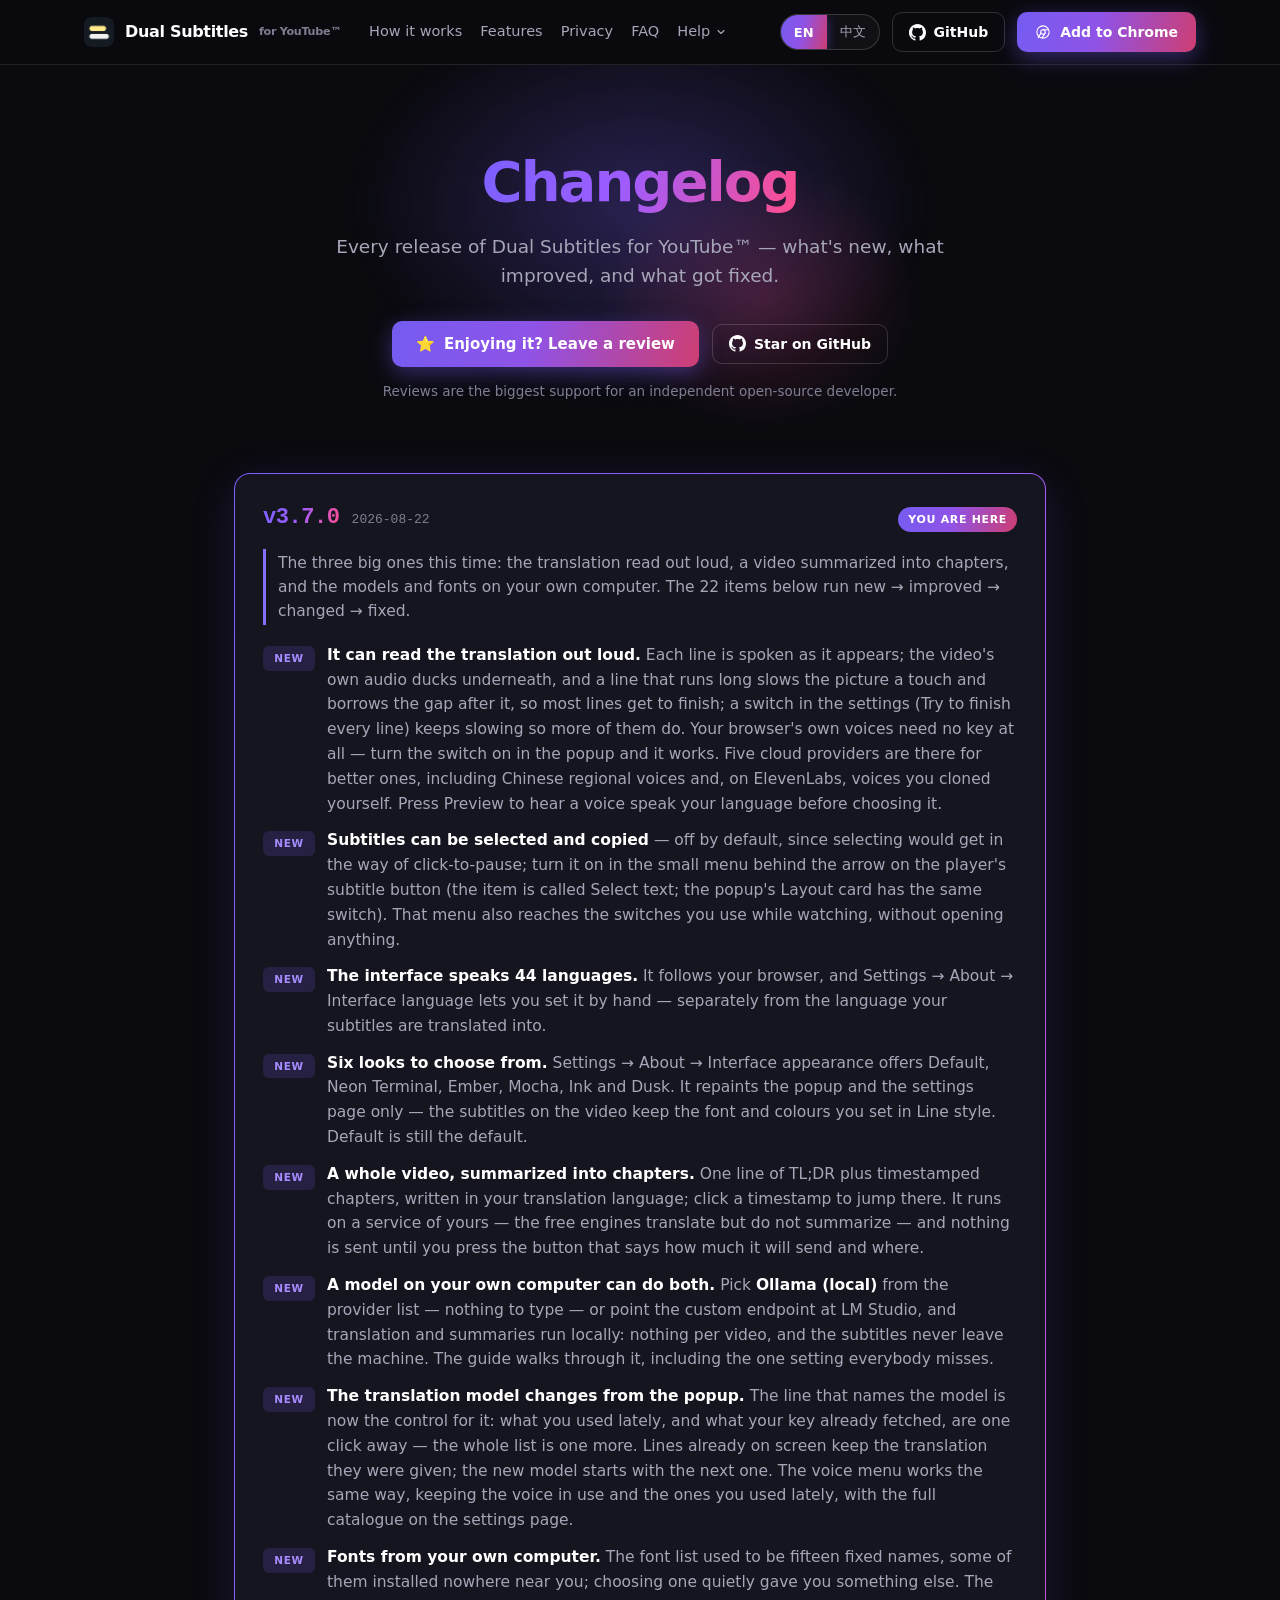
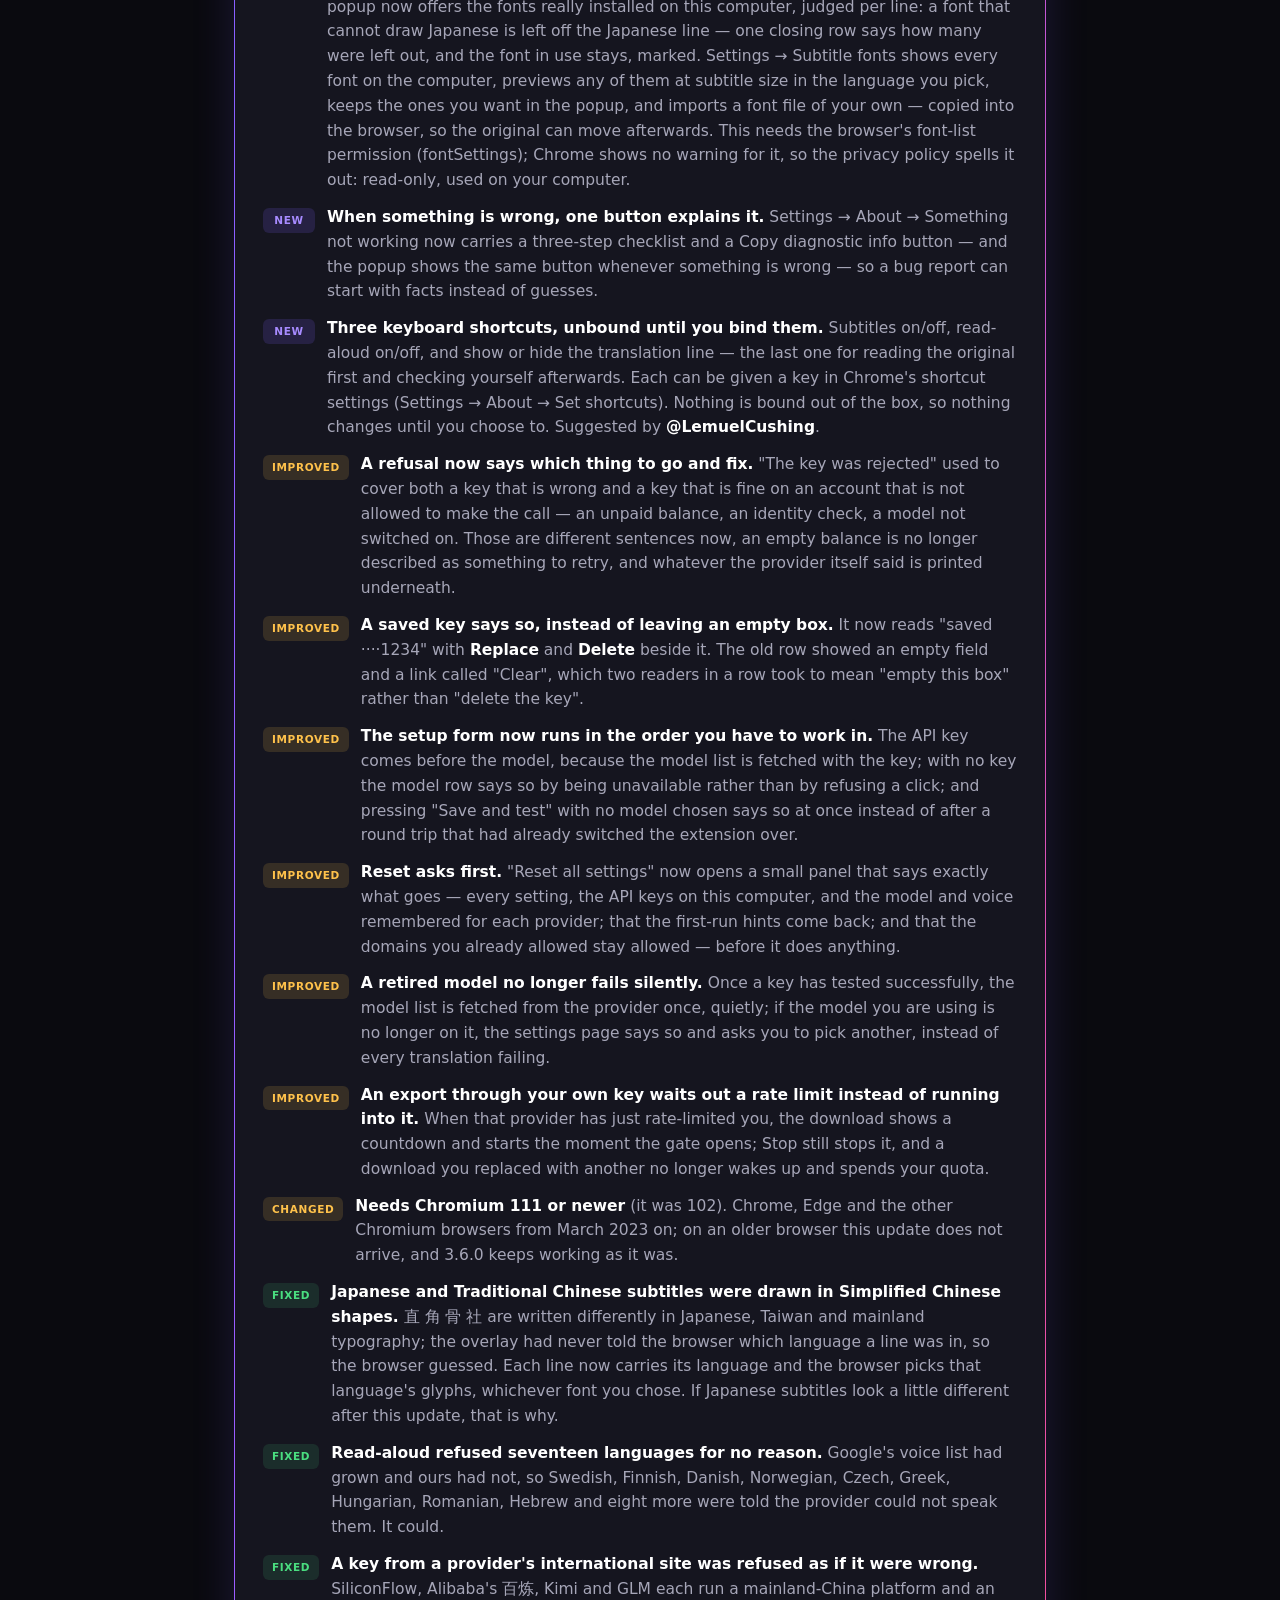
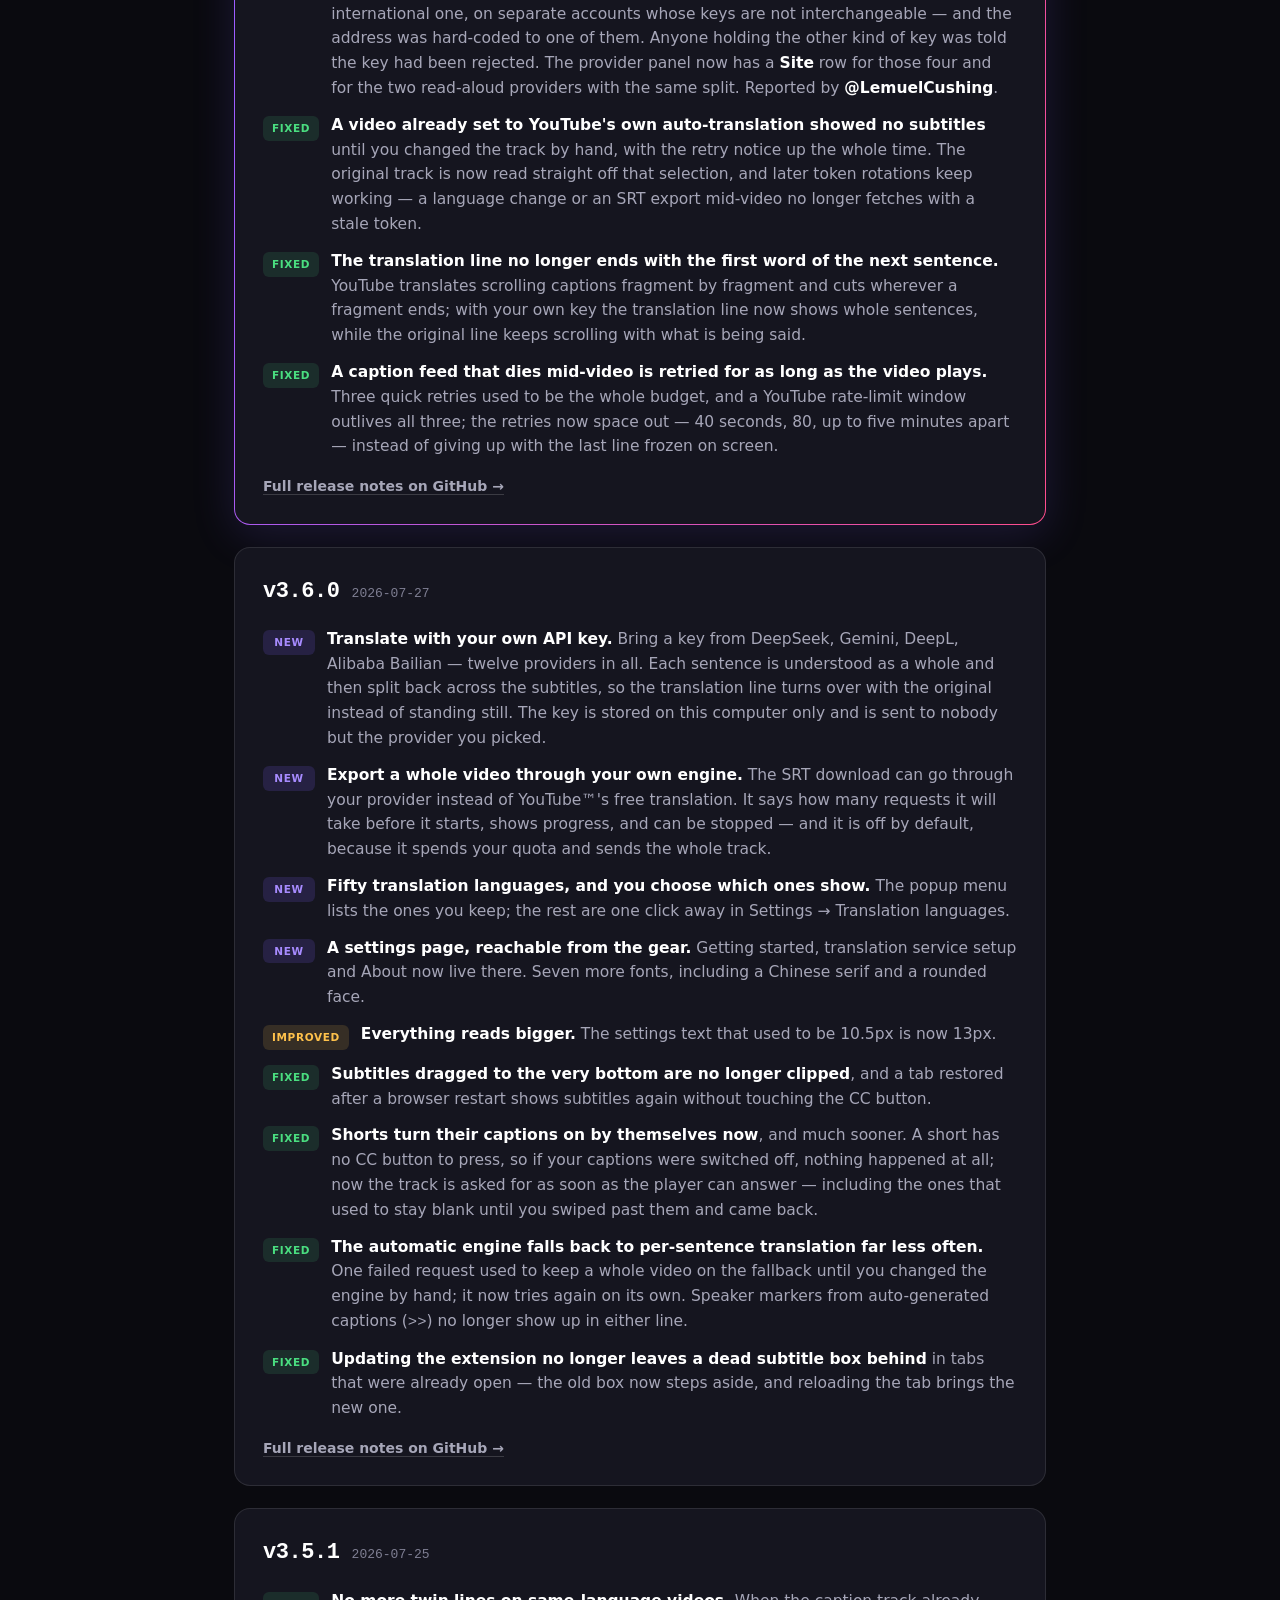
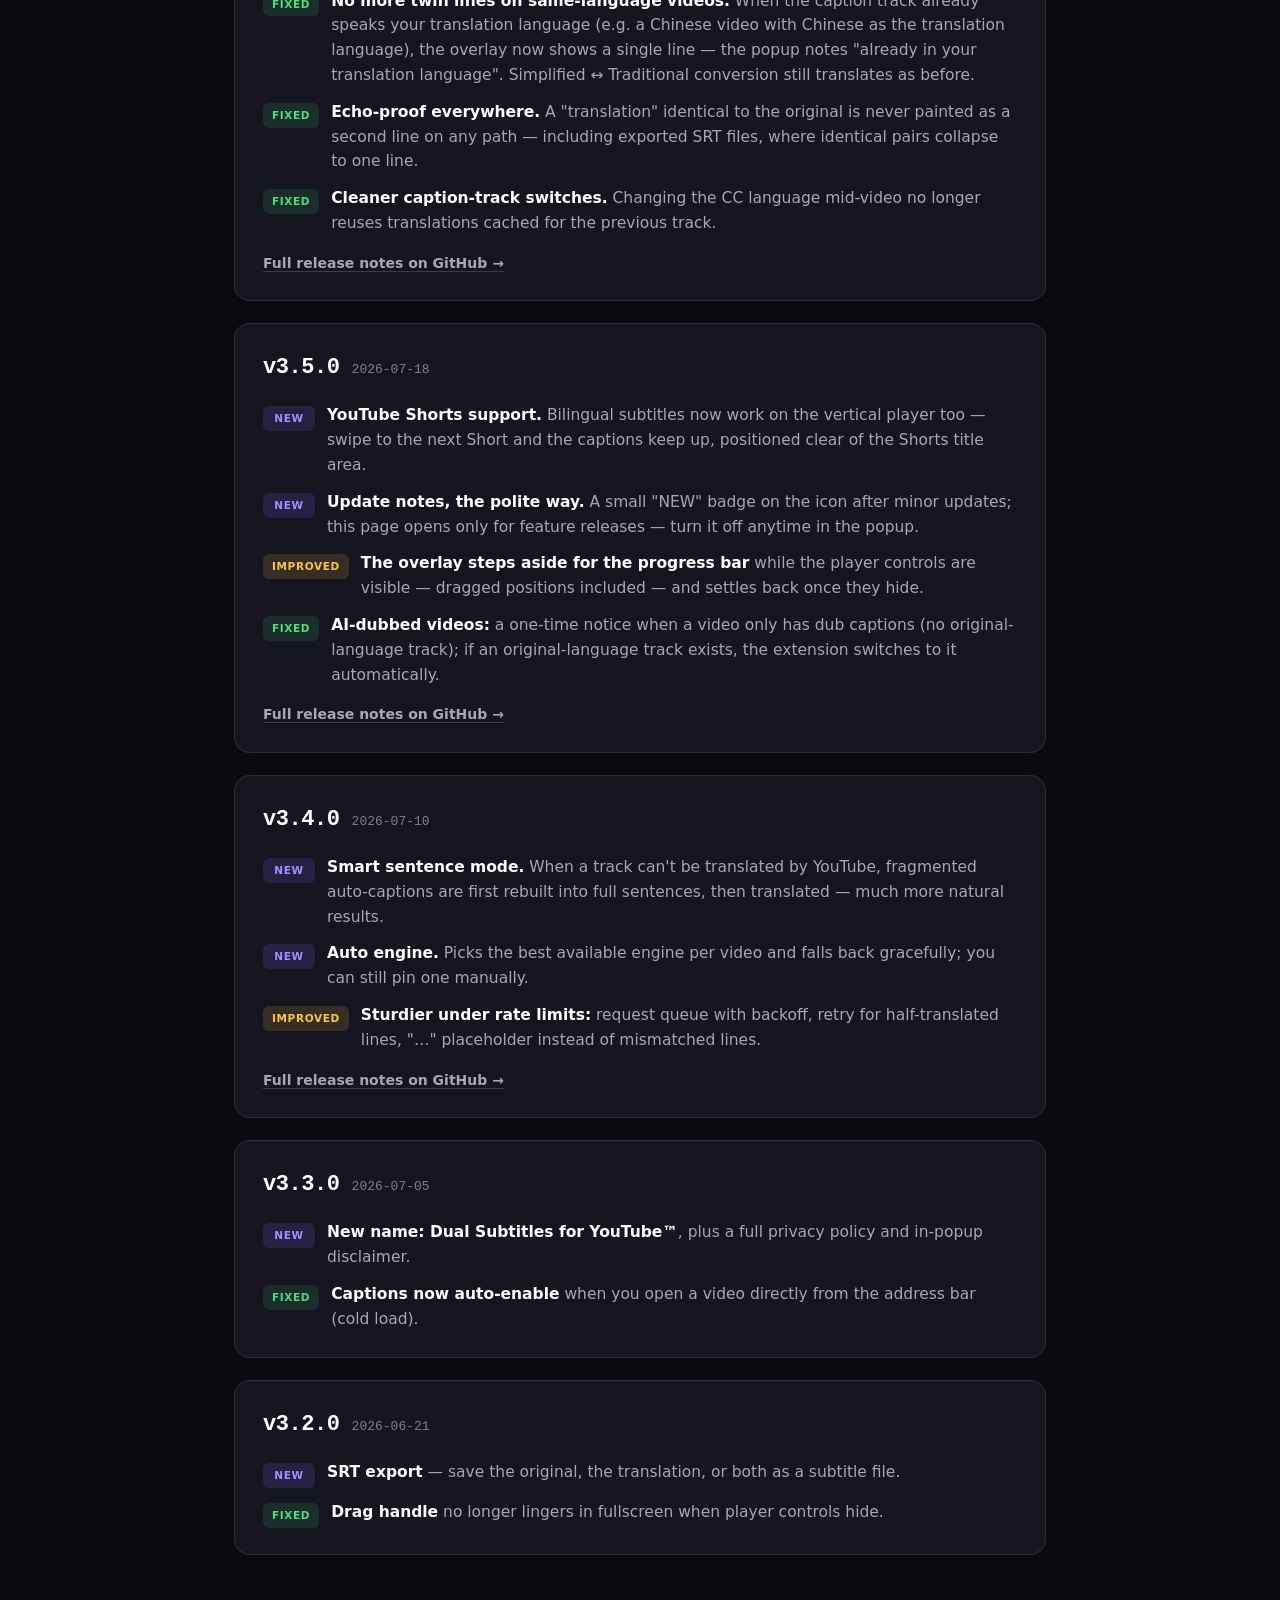
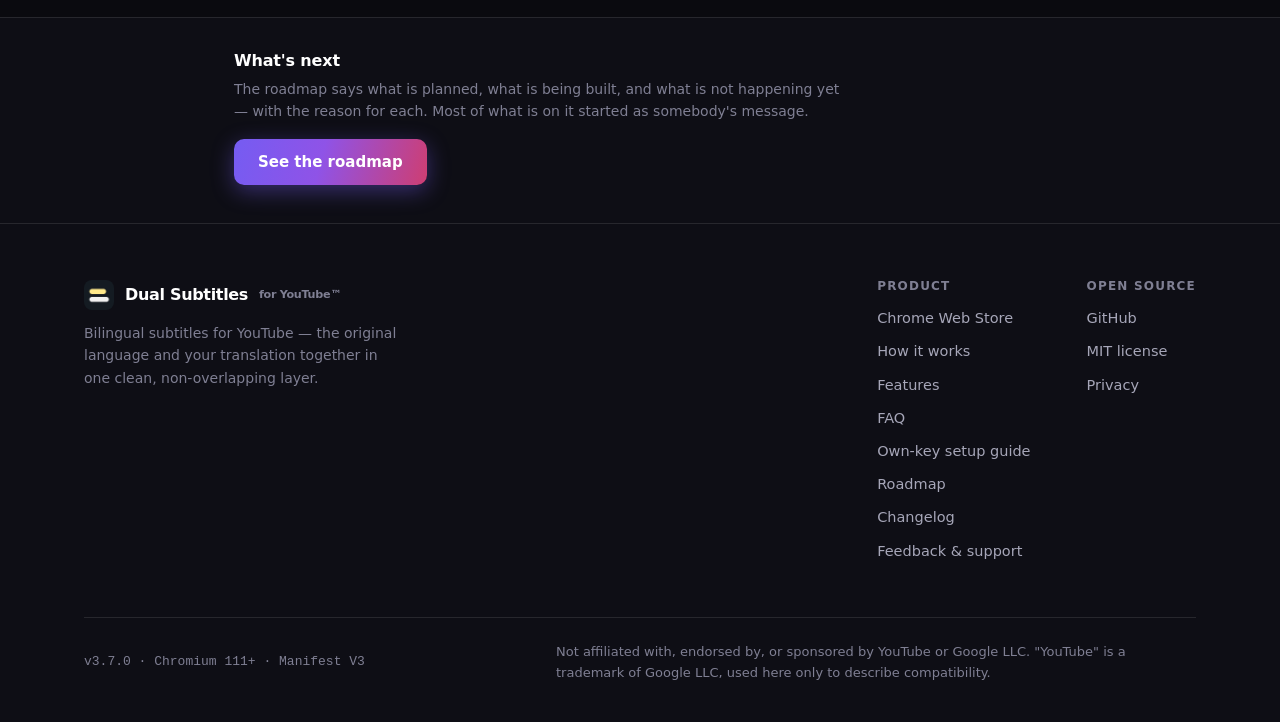
<file: updated.html>
<!doctype html>
<html lang="en" data-title-en="Changelog — Dual Subtitles for YouTube™" data-title-zh="更新日志 — Dual Subtitles for YouTube™">
<head>
<meta charset="utf-8">
<meta name="viewport" content="width=device-width, initial-scale=1">
<link rel="icon" type="image/png" href="assets/icon.png">
<title>Changelog — Dual Subtitles for YouTube™</title>
<link rel="canonical" href="https://gythiro.github.io/yt-dual-subs/updated.html">
<link rel="alternate" hreflang="en" href="https://gythiro.github.io/yt-dual-subs/updated.html?lang=en">
<link rel="alternate" hreflang="zh" href="https://gythiro.github.io/yt-dual-subs/updated.html?lang=zh">
<link rel="alternate" hreflang="x-default" href="https://gythiro.github.io/yt-dual-subs/updated.html">
<meta name="description" content="Release notes and version history for Dual Subtitles for YouTube™ — the free, open-source bilingual subtitle extension." data-desc-en="Release notes and version history for Dual Subtitles for YouTube™ — the free, open-source bilingual subtitle extension." data-desc-zh="Dual Subtitles for YouTube™ 的更新说明与版本历史——免费开源的双语字幕扩展。">
<!-- Link preview. Title and description are this page's own, so there is one
     place to change them. Card image is script-generated (site-shot.js og). -->
<meta property="og:type" content="website">
<meta property="og:site_name" content="Dual Subtitles for YouTube">
<meta property="og:title" content="Changelog — Dual Subtitles for YouTube™">
<meta property="og:description" content="Release notes and version history for Dual Subtitles for YouTube™ — the free, open-source bilingual subtitle extension.">
<meta property="og:url" content="https://gythiro.github.io/yt-dual-subs/updated.html">
<meta property="og:image" content="https://gythiro.github.io/yt-dual-subs/assets/og.png">
<meta property="og:image:width" content="1200">
<meta property="og:image:height" content="630">
<meta property="og:image:alt" content="A YouTube player showing one subtitle box with an English line above its Chinese translation.">
<meta name="twitter:card" content="summary_large_image">
<meta name="twitter:title" content="Changelog — Dual Subtitles for YouTube™">
<meta name="twitter:description" content="Release notes and version history for Dual Subtitles for YouTube™ — the free, open-source bilingual subtitle extension.">
<meta name="twitter:image" content="https://gythiro.github.io/yt-dual-subs/assets/og.png">
<style>
  :root{
    --bg:#0A0A0F;
    --bg-2:#0E0E15;
    --card:#15151F;
    --ink:#FFFFFF;
    --muted:#A6A6B8;
    --muted-2:#7F7F93;
    --line:rgba(255,255,255,0.10);
    --line-2:rgba(255,255,255,0.16);
    --accent:#8571FF;
    --accent-2:#FF4D8D;
    --translation:#FFC24B;
    --ok:#4ade80;
    --grad:linear-gradient(105deg,#7B61FF 0%,#9E5CFF 45%,#FF4D8D 100%);
    --grad-on:linear-gradient(105deg,#755CF2 0%,#8F53E7 45%,#CE3E72 100%);
    --radius:10px;
    --radius-lg:16px;
    --maxw:860px;
    font-synthesis-weight:none;
  }
  *{box-sizing:border-box}
  html{scroll-behavior:smooth;overflow-y:scroll} /* scrollbar always on: no nav shift between pages */
  body{margin:0;background:var(--bg);color:var(--ink);font-family:-apple-system,BlinkMacSystemFont,"Segoe UI",Roboto,system-ui,"Helvetica Neue",Arial,sans-serif;font-size:17px;line-height:1.6;-webkit-font-smoothing:antialiased}
  img{max-width:100%;height:auto;display:block}
  a{color:inherit;text-decoration:none}
  h1,h2,h3{margin:0;font-weight:700;letter-spacing:-0.02em;line-height:1.12}
  p{margin:0}
  ::selection{background:rgba(123,97,255,0.35)}
  .wrap{max-width:var(--maxw);margin:0 auto;padding:0 24px}
  .mono{font-family:ui-monospace,"SF Mono",Menlo,Consolas,monospace}

  /* i18n visibility (same mechanism as index) */
  [data-zh]{display:none}
  html[lang="zh"] [data-en]{display:none}
  html[lang="zh"] [data-zh]{display:inline}
  html[lang="zh"] p[data-zh],
  html[lang="zh"] h1[data-zh],
  html[lang="zh"] h2[data-zh],
  html[lang="zh"] h3[data-zh],
  html[lang="zh"] div[data-zh],
  html[lang="zh"] li[data-zh]{display:block}

  /* page modes: body.mode-update (opened by the extension after an update)
     vs body.mode-log (plain changelog reached from the site nav) */
  body.mode-log .upd-only{display:none !important}
  body.mode-update .log-only{display:none !important}

  /* nav */
  /* The nav is sticky, so an anchor jump lands underneath it. Nothing
     was hiding today only because every section carries its own 78–103px
     of padding — which is luck, not a decision, and stops being true the
     moment a section is laid out more tightly. */
  html{scroll-padding-top:76px}
  .nav{position:sticky;top:0;z-index:50;backdrop-filter:saturate(140%) blur(12px);background:rgba(10,10,15,0.72);border-bottom:1px solid var(--line)}
  /* nav + footer span the same width as the homepage (1160px); only the
     reading column stays at --maxw so entries keep a comfortable measure */
  .nav .wrap,footer .wrap{max-width:1160px}
  .nav-in{display:flex;align-items:center;gap:20px;height:64px}
  .brand{display:flex;align-items:center;gap:11px;font-weight:700;letter-spacing:-0.02em;font-size:16px;white-space:nowrap;flex:none}
  .brand img{width:30px;height:30px;border-radius:8px}
  .brand .tm{font-size:0.7em;vertical-align:super;color:var(--muted-2);font-weight:600}
  .nav-links{display:flex;align-items:center;gap:18px;margin-left:8px;flex:none}
  /* anchors and the dropdown button must be laid out the SAME way, or the
     stretched anchor puts its text at the top of the box while the inline-flex
     button centres its own — 3px apart, which is visible in the bar. */
  .nav-links>a,.nav-links>.nav-drop{display:flex;align-items:center}
  .nav-links a{color:var(--muted);font-size:14.5px;font-weight:500;white-space:nowrap;padding:5px 0}
  .nav-links a:hover{color:var(--ink)}
  .nav-right{margin-left:auto;display:flex;align-items:center;gap:12px}
  .lang-toggle{display:inline-flex;align-items:center;border:1px solid var(--line-2);border-radius:999px;overflow:hidden;background:rgba(255,255,255,0.03);height:36px;flex:none}
  .lang-toggle button{appearance:none;border:0;background:transparent;color:var(--muted);font-size:13px;font-weight:700;padding:0 13px;height:100%;cursor:pointer;font-family:inherit;transition:color .15s,background .15s;white-space:nowrap}
  .lang-toggle button:hover{color:var(--ink)}
  .lang-toggle button.active{color:#fff;background:var(--grad-on);box-shadow:0 2px 10px rgba(123,97,255,0.4)}
  .ghost{display:inline-flex;align-items:center;gap:8px;padding:0 16px;height:40px;border:1px solid var(--line-2);border-radius:var(--radius);color:var(--ink);font-size:14px;font-weight:600;transition:border-color .15s,background .15s;white-space:nowrap}
  .ghost:hover{border-color:rgba(255,255,255,0.34);background:rgba(255,255,255,0.04)}
  .btn.sm{height:40px;padding:0 18px;font-size:14px;white-space:nowrap}

  /* hero */
  .hero{position:relative;text-align:center;padding:64px 0 44px;overflow:hidden}
  .bloom{position:absolute;inset:0;pointer-events:none;z-index:0}
  .bloom::before{content:"";position:absolute;top:-140px;left:50%;transform:translateX(-50%);width:820px;height:560px;max-width:130vw;background:radial-gradient(50% 50% at 50% 50%,rgba(123,97,255,0.28),rgba(123,97,255,0) 70%);filter:blur(10px)}
  .bloom::after{content:"";position:absolute;top:40px;left:50%;transform:translateX(-24%);width:460px;height:380px;max-width:90vw;background:radial-gradient(50% 50% at 50% 50%,rgba(255,77,141,0.20),rgba(255,77,141,0) 70%)}
  .hero-in{position:relative;z-index:1}
  .pill{display:inline-flex;align-items:center;gap:10px;padding:7px 15px;border:1px solid var(--line-2);border-radius:999px;background:rgba(255,255,255,0.03);font-size:13px;font-weight:600;color:var(--muted)}
  .pill b{color:var(--ink);font-weight:700}
  .dot{width:7px;height:7px;border-radius:50%;background:var(--ok);box-shadow:0 0 0 3px rgba(74,222,128,0.18)}
  .hero h1{font-size:clamp(34px,6vw,56px);letter-spacing:-0.035em;margin:22px auto 0;max-width:18ch}
  .hero h1 .g{background:var(--grad);-webkit-background-clip:text;background-clip:text;color:transparent}
  .sub{max-width:56ch;margin:18px auto 0;color:var(--muted);font-size:clamp(16px,2vw,18.5px)}
  .cta{display:flex;flex-wrap:wrap;gap:13px;justify-content:center;align-items:center;margin-top:30px}
  .btn{display:inline-flex;align-items:center;justify-content:center;gap:9px;height:46px;padding:0 24px;border-radius:var(--radius);background:var(--grad-on);color:#fff;font-size:15px;font-weight:700;border:0;cursor:pointer;box-shadow:0 6px 22px rgba(123,97,255,0.38);transition:transform .12s ease,box-shadow .15s ease}
  .btn:hover{transform:translateY(-1px);box-shadow:0 10px 30px rgba(123,97,255,0.5)}
  .microcopy{margin-top:14px;font-size:13.5px;color:var(--muted-2)}

  /* changelog list */
  .log{padding:26px 0 40px}
  .entry{position:relative;border:1px solid var(--line);border-radius:var(--radius-lg);background:var(--card);padding:26px 28px;margin-bottom:22px}
  .entry.current{border-color:transparent;background:
    linear-gradient(var(--card),var(--card)) padding-box,
    var(--grad) border-box;border:1.5px solid transparent;box-shadow:0 10px 44px rgba(123,97,255,0.16)}
  .entry .head{display:flex;flex-wrap:wrap;align-items:baseline;gap:12px}
  .entry .v{font-size:22px;font-weight:700;letter-spacing:-0.02em}
  .entry.current .v{background:var(--grad);-webkit-background-clip:text;background-clip:text;color:transparent}
  .entry .date{font-size:13px;color:var(--muted-2);font-family:ui-monospace,Menlo,Consolas,monospace}
  .youare{font-size:11px;font-weight:700;letter-spacing:0.06em;text-transform:uppercase;color:#fff;background:var(--grad-on);padding:4px 10px;border-radius:999px;margin-left:auto;display:none}
  .entry.current .youare{display:inline-flex}
  .entry ul{list-style:none;padding:0;margin:18px 0 0;display:grid;gap:12px}
  .entry li{display:flex;gap:12px;align-items:flex-start;color:var(--muted);font-size:15.5px}
  .entry li b{color:var(--ink);font-weight:600}
  .tag{flex:none;font-size:10.5px;font-weight:700;letter-spacing:0.06em;text-transform:uppercase;padding:4px 9px;border-radius:6px;margin-top:3px;min-width:52px;text-align:center}
  .tag.new{background:rgba(123,97,255,0.16);color:#A78BFF}
  .tag.imp{background:rgba(255,194,75,0.14);color:var(--translation)}
  .tag.fix{background:rgba(74,222,128,0.12);color:var(--ok)}
  .entry .lead{margin-top:14px;color:var(--muted);font-size:15.5px;border-left:3px solid var(--accent);padding:2px 0 2px 12px;line-height:1.55}
  .entry .more{margin-top:16px;font-size:14px}
  .entry .more a{color:var(--muted);font-weight:600;border-bottom:1px solid var(--line-2)}
  .entry .more a:hover{color:var(--ink)}

  /* why band (update mode only) */
  .why{border-top:1px solid var(--line);background:var(--bg-2);padding:34px 0 38px}
  .why h2,.why h3{font-size:16px;letter-spacing:-0.01em}
  .why p{color:var(--muted-2);font-size:14px;margin-top:8px;max-width:70ch}
  .why .fact{display:flex;gap:9px;align-items:flex-start;margin-top:8px;color:var(--muted-2);font-size:14px}
  .why .fact svg{flex:none;margin-top:4px;color:var(--ok)}

  footer{border-top:1px solid var(--line);background:var(--bg-2);padding:56px 0 40px}
  .foot-top{display:flex;flex-wrap:wrap;gap:28px;justify-content:space-between;align-items:flex-start}
  .foot-brand{max-width:320px}
  .foot-brand .brand{margin-bottom:12px}
  .foot-brand p{color:var(--muted-2);font-size:14px}
  .foot-links{display:flex;gap:56px;flex-wrap:wrap}
  .foot-col h3{font-size:12px;letter-spacing:0.1em;text-transform:uppercase;color:var(--muted-2);font-weight:700;margin:0 0 14px}
  .foot-col a{display:block;color:var(--muted);font-size:14.5px;margin-bottom:10px;font-weight:500}
  .foot-col a:hover{color:var(--ink)}
  .foot-bottom{margin-top:44px;padding-top:24px;border-top:1px solid var(--line);display:flex;flex-wrap:wrap;gap:14px;justify-content:space-between;align-items:center}
  .foot-bottom .ver{font-size:13px;color:var(--muted-2);font-family:ui-monospace,Menlo,Consolas,monospace}
  .disclaimer{font-size:13px;color:var(--muted-2);max-width:640px;line-height:1.6}

  /* mobile menu (burger) — appears exactly when the inline links hide */
  .nav-burger{display:none;width:40px;height:40px;border:1px solid var(--line-2);border-radius:var(--radius);background:transparent;color:var(--ink);cursor:pointer;align-items:center;justify-content:center;flex:none;padding:0}
  .nav-burger:hover{background:rgba(255,255,255,0.04)}
  .nav-menu{display:none;position:absolute;top:64px;left:0;right:0;background:rgba(10,10,15,0.97);backdrop-filter:saturate(140%) blur(14px);border-bottom:1px solid var(--line);padding:6px 24px 12px}
  .nav-menu a{display:block;padding:13px 2px;color:var(--muted);font-size:15.5px;font-weight:600;border-bottom:1px solid var(--line)}
  .nav-menu a:last-child{border-bottom:0}
  .nav-menu a:hover{color:var(--ink)}
  .nav-menu.open{display:block}

  /* nav ladder — measured, not guessed: full EN nav ≈ 1085px content width */
  @media (max-width:1199px){
    .nav-right .ghost{display:none}    /* GitHub stays reachable in the footer */
  }
  @media (max-width:1039px){
    .nav-links{display:none}
    .nav-burger{display:inline-flex}
  }
  @media (max-width:900px){
    .foot-links{gap:32px}
  }
  @media (max-width:560px){
    .wrap{padding:0 18px}
    .hero{padding:46px 0 34px}
    .cta .btn,.cta .ghost{width:100%;max-width:340px;justify-content:center}
    .entry{padding:20px 18px}
    .youare{margin-left:0}
    .nav-right .ghost{display:none}
    .nav-in{gap:10px}
    .brand .tm{display:none}
    .brand{font-size:15px}
    .lang-toggle button{padding:0 10px}
    /* burger + nav CTA don't both fit under ~560 (real iPhones report up to
       440px viewports, wider than the 430 emulator preset) */
    .nav .btn.sm{display:none}
  }

  /* help dropdown — holds every standalone page so the row stops growing */
  .nav-drop{position:relative}
  .nav-drop-btn{display:inline-flex;align-items:center;gap:5px;background:transparent;border:0;line-height:inherit;
    padding:5px 0;font-family:inherit;font-size:14.5px;font-weight:500;color:var(--muted);
    cursor:pointer;white-space:nowrap;transition:color .15s}
  .nav-drop-btn:hover,.nav-drop.open .nav-drop-btn{color:var(--ink)}
  .nav-drop-btn svg{transition:transform .18s}
  .nav-drop.open .nav-drop-btn svg{transform:rotate(180deg)}
  .nav-drop-menu{display:none;position:absolute;top:calc(100% + 14px);left:-14px;min-width:210px;
    background:rgba(14,14,21,0.98);backdrop-filter:saturate(140%) blur(14px);
    border:1px solid var(--line-2);border-radius:12px;padding:6px;
    box-shadow:0 18px 44px rgba(0,0,0,.5)}
  .nav-drop.open .nav-drop-menu{display:block}
  .nav-drop-menu a{display:block;padding:9px 12px;border-radius:8px;color:var(--muted);
    font-size:14.5px;font-weight:500;white-space:nowrap}
  .nav-drop-menu a:hover{color:var(--ink);background:rgba(255,255,255,.06)}
  a:focus-visible, button:focus-visible, summary:focus-visible { outline: 2px solid var(--accent, #8571FF); outline-offset: 3px; border-radius: 6px; }
  @media (prefers-reduced-motion: reduce) { html { scroll-behavior: auto; } *, *::before, *::after { animation-duration: 0.01ms !important; animation-iteration-count: 1 !important; transition-duration: 0.01ms !important; } }
  .lang-toggle button:focus-visible { outline-offset: -2px; }
</style>
</head>
<body class="mode-log">

<nav class="nav">
  <div class="wrap nav-in">
    <a class="brand" href="./"><img src="assets/icon.png" alt="Dual Subtitles for YouTube icon" width="30" height="30">Dual Subtitles<span class="tm">for YouTube™</span></a>
    <div class="nav-links">
      <a href="./#how"><span data-en>How it works</span><span data-zh>工作原理</span></a>
      <a href="./#features"><span data-en>Features</span><span data-zh>功能特性</span></a>
      <a href="./#privacy"><span data-en>Privacy</span><span data-zh>隐私</span></a>
      <a href="./#faq"><span data-en>FAQ</span><span data-zh>常见问题</span></a>
      <div class="nav-drop">
        <button type="button" class="nav-drop-btn" id="helpBtn" aria-expanded="false"
                aria-controls="helpMenu" onclick="toggleHelp()">
          <span data-en>Help</span><span data-zh>帮助</span>
          <svg width="12" height="12" viewBox="0 0 24 24" fill="none" aria-hidden="true"><path d="M6 9l6 6 6-6" stroke="currentColor" stroke-width="2.2" stroke-linecap="round" stroke-linejoin="round"/></svg>
        </button>
        <div class="nav-drop-menu" id="helpMenu">
          <a href="guide.html"><span data-en>Own-key setup guide</span><span data-zh>自带 Key 教程</span></a>
          <a href="roadmap.html"><span data-en>Roadmap</span><span data-zh>开发计划</span></a>
          <a href="updated.html"><span data-en>Changelog</span><span data-zh>更新日志</span></a>
          <a href="feedback.html"><span data-en>Feedback &amp; support</span><span data-zh>反馈与支持</span></a>
        </div>
      </div>
    </div>
    <div class="nav-right">
      <div class="lang-toggle" id="lang-toggle-group" role="group" aria-label="Language">
        <button type="button" id="lang-en" onclick="setLang('en', true)">EN</button>
        <button type="button" id="lang-zh" onclick="setLang('zh', true)">中文</button>
      </div>
      <a class="ghost" href="https://github.com/Gythiro/yt-dual-subs" target="_blank" rel="noopener">
        <svg width="17" height="17" viewBox="0 0 16 16" fill="currentColor" aria-hidden="true"><path d="M8 0C3.58 0 0 3.58 0 8c0 3.54 2.29 6.53 5.47 7.59.4.07.55-.17.55-.38 0-.19-.01-.82-.01-1.49-2.01.37-2.53-.49-2.69-.94-.09-.23-.48-.94-.82-1.13-.28-.15-.68-.52-.01-.53.63-.01 1.08.58 1.23.82.72 1.21 1.87.87 2.33.66.07-.52.28-.87.51-1.07-1.78-.2-3.64-.89-3.64-3.95 0-.87.31-1.59.82-2.15-.08-.2-.36-1.02.08-2.12 0 0 .67-.21 2.2.82.64-.18 1.32-.27 2-.27.68 0 1.36.09 2 .27 1.53-1.04 2.2-.82 2.2-.82.44 1.1.16 1.92.08 2.12.51.56.82 1.27.82 2.15 0 3.07-1.87 3.75-3.65 3.95.29.25.54.73.54 1.48 0 1.07-.01 1.93-.01 2.2 0 .21.15.46.55.38A8.01 8.01 0 0016 8c0-4.42-3.58-8-8-8z"/></svg>
        GitHub
      </a>
      <a class="btn sm" href="https://chromewebstore.google.com/detail/dual-subtitles-for-youtub/ndifcigakimmibkgeabchfaolhjpcmge" target="_blank" rel="noopener">
        <svg width="16" height="16" viewBox="0 0 24 24" fill="none" aria-hidden="true"><circle cx="12" cy="12" r="9.2" stroke="#fff" stroke-width="1.6"/><circle cx="12" cy="12" r="3.4" stroke="#fff" stroke-width="1.6"/><path d="M12 8.6h8.4M8.9 13.7 4.7 20.4M15.1 13.7 10.9 20.4" stroke="#fff" stroke-width="1.6" stroke-linecap="round"/></svg>
        <span data-en>Add to Chrome</span><span data-zh>添加到 Chrome</span>
      </a>
      <button type="button" class="nav-burger" id="navBurger" aria-label="Menu" aria-expanded="false" onclick="toggleMenu()">
        <svg width="20" height="20" viewBox="0 0 24 24" fill="none" aria-hidden="true"><path d="M4 7h16M4 12h16M4 17h16" stroke="currentColor" stroke-width="2" stroke-linecap="round"/></svg>
      </button>
    </div>
  </div>
  <div class="nav-menu" id="navMenu">
    <a href="./#how"><span data-en>How it works</span><span data-zh>工作原理</span></a>
    <a href="./#features"><span data-en>Features</span><span data-zh>功能特性</span></a>
    <a href="./#privacy"><span data-en>Privacy</span><span data-zh>隐私</span></a>
    <a href="./#faq"><span data-en>FAQ</span><span data-zh>常见问题</span></a>
    <a href="guide.html"><span data-en>Own-key setup guide</span><span data-zh>自带 Key 教程</span></a>
    <a href="roadmap.html"><span data-en>Roadmap</span><span data-zh>开发计划</span></a>
    <a href="updated.html"><span data-en>Changelog</span><span data-zh>更新日志</span></a>
    <a href="feedback.html"><span data-en>Feedback &amp; support</span><span data-zh>反馈与支持</span></a>
    <a href="https://github.com/Gythiro/yt-dual-subs" target="_blank" rel="noopener">GitHub</a>
  </div>
</nav>

<header class="hero">
  <div class="bloom" aria-hidden="true"></div>
  <div class="wrap hero-in">
    <span class="pill upd-only"><span class="dot" aria-hidden="true"></span>
      <span data-en>Updated to <b id="pill-ver-en">v0.0.0</b> — you're all set</span>
      <span data-zh>已自动更新到 <b id="pill-ver-zh">v0.0.0</b>，无需任何操作</span>
    </span>
    <h1 class="upd-only" data-en>Here's what's <span class="g">new</span></h1>
    <h1 class="upd-only" data-zh>看看这次<span class="g">更新了什么</span></h1>
    <h1 class="log-only" data-en><span class="g">Changelog</span></h1>
    <h1 class="log-only" data-zh><span class="g">更新日志</span></h1>
    <p class="sub upd-only" data-en>Your extension updated itself in the background. Everything you had configured stays exactly the same.</p>
    <p class="sub upd-only" data-zh>扩展已在后台自动完成更新，所有设置保持原样。</p>
    <p class="sub log-only" data-en>Every release of Dual Subtitles for YouTube™ — what's new, what improved, and what got fixed.</p>
    <p class="sub log-only" data-zh>Dual Subtitles for YouTube™ 的每一次发布——新功能、改进与修复，全在这里。</p>
    <div class="cta">
      <a class="btn" href="https://chromewebstore.google.com/detail/dual-subtitles-for-youtub/ndifcigakimmibkgeabchfaolhjpcmge/reviews" target="_blank" rel="noopener">
        ⭐ <span data-en>Enjoying it? Leave a review</span><span data-zh>喜欢的话，给个五星好评</span>
      </a>
      <a class="ghost" href="https://github.com/Gythiro/yt-dual-subs" target="_blank" rel="noopener">
        <svg width="17" height="17" viewBox="0 0 16 16" fill="currentColor" aria-hidden="true"><path d="M8 0C3.58 0 0 3.58 0 8c0 3.54 2.29 6.53 5.47 7.59.4.07.55-.17.55-.38 0-.19-.01-.82-.01-1.49-2.01.37-2.53-.49-2.69-.94-.09-.23-.48-.94-.82-1.13-.28-.15-.68-.52-.01-.53.63-.01 1.08.58 1.23.82.72 1.21 1.87.87 2.33.66.07-.52.28-.87.51-1.07-1.78-.2-3.64-.89-3.64-3.95 0-.87.31-1.59.82-2.15-.08-.2-.36-1.02.08-2.12 0 0 .67-.21 2.2.82.64-.18 1.32-.27 2-.27.68 0 1.36.09 2 .27 1.53-1.04 2.2-.82 2.2-.82.44 1.1.16 1.92.08 2.12.51.56.82 1.27.82 2.15 0 3.07-1.87 3.75-3.65 3.95.29.25.54.73.54 1.48 0 1.07-.01 1.93-.01 2.2 0 .21.15.46.55.38A8.01 8.01 0 0016 8c0-4.42-3.58-8-8-8z"/></svg>
        <span data-en>Star on GitHub</span><span data-zh>GitHub 点个 Star</span>
      </a>
    </div>
    <p class="microcopy" data-en>Reviews are the biggest support for an independent open-source developer.</p>
    <p class="microcopy" data-zh>好评是对独立开源开发者最大的支持。</p>
  </div>
</header>

<main class="log">
  <div class="wrap">

    <!-- ════════ RELEASE TEMPLATE (copy above v3.4.0 when shipping) ════════
        <section class="entry" data-ver="3.5.0" id="v3-5-0">
      <div class="head">
        <span class="v mono">v3.5.0</span>
        <span class="date">YYYY-MM-DD</span>
              </div>
      <ul>
        <li><span class="tag new"><span data-en>NEW</span><span data-zh>新增</span></span>
          <p data-en><b>…</b> …</p>
          <p data-zh><b>…</b>…</p>
        </li>
      </ul>
      <p class="more"><a href="https://github.com/Gythiro/yt-dual-subs/releases/tag/v3.5.0" target="_blank" rel="noopener"><span data-en>Full release notes on GitHub →</span><span data-zh>GitHub 查看完整发布说明 →</span></a></p>
    </section>
    ═════════════════════════════════════════════════════════════════════ -->

    <section class="entry" data-ver="3.7.0" id="v3-7-0">
      <div class="head">
        <span class="v mono">v3.7.0</span>
        <span class="date">2026-08-22</span>
        <span class="youare"><span data-en>You are here</span><span data-zh>当前版本</span></span>
      </div>
      <!-- One line up top for the reader who only wants the headline; the
           items below run new → improved → changed → fixed. -->
      <p class="lead"><span data-en>The three big ones this time: the translation read out loud, a video summarized into chapters, and the models and fonts on your own computer. The 22 items below run new → improved → changed → fixed.</span><span data-zh>这一版的三件大事：把译文念出来、把视频总结成章节、用你自己电脑上的模型和字体。下面 22 条按新增 → 改进 → 变更 → 修复排。</span></p>

      <ul>
        <li><span class="tag new"><span data-en>NEW</span><span data-zh>新增</span></span>
          <p data-en><b>It can read the translation out loud.</b> Each line is spoken as it appears; the video's own audio ducks underneath, and a line that runs long slows the picture a touch and borrows the gap after it, so most lines get to finish; a switch in the settings (Try to finish every line) keeps slowing so more of them do. Your browser's own voices need no key at all — turn the switch on in the popup and it works. Five cloud providers are there for better ones, including Chinese regional voices and, on ElevenLabs, voices you cloned yourself. Press Preview to hear a voice speak your language before choosing it.</p>
          <p data-zh><b>可以把译文念出来了。</b>每句字幕出现时就朗读它的译文，视频原声自动压低；句子长到读不完时，视频会稍微放慢、借用后面的空隙，大多数句子能读完；要句句都读完，设置里有「尽量每句读完」的开关。用浏览器自带音色<b>不需要 Key</b>——在弹窗里打开开关就能用。想要更好的声音，还有五家云服务商，含中文方言音色，ElevenLabs 上还能用你自己克隆的声音。选之前点「试听」，会用你的译文语言念一句给你听。</p>
        </li>
        <li><span class="tag new"><span data-en>NEW</span><span data-zh>新增</span></span>
          <p data-en><b>Subtitles can be selected and copied</b> — off by default, since selecting would get in the way of click-to-pause; turn it on in the small menu behind the arrow on the player's subtitle button (the item is called Select text; the popup's Layout card has the same switch). That menu also reaches the switches you use while watching, without opening anything.</p>
          <p data-zh><b>字幕可以选中复制了</b>——默认关着，因为选中会挡住点画面暂停；在播放器字幕按钮上的小箭头菜单里打开（那一项叫「选中复制」，弹窗「布局」卡里也有同一个开关）。那个小菜单也放着看视频时要动的几个开关，不用打开任何页面就能够到。</p>
        </li>
        <li><span class="tag new"><span data-en>NEW</span><span data-zh>新增</span></span>
          <p data-en><b>The interface speaks 44 languages.</b> It follows your browser, and Settings → About → Interface language lets you set it by hand — separately from the language your subtitles are translated into.</p>
          <p data-zh><b>界面支持 44 种语言。</b>自动跟随浏览器，也可以在设置页 →「关于」→「界面语言」里手动指定——它和「字幕翻译成什么语言」是两件事。</p>
        </li>
        <li><span class="tag new"><span data-en>NEW</span><span data-zh>新增</span></span>
          <p data-en><b>Six looks to choose from.</b> Settings → About → Interface appearance offers Default, Neon Terminal, Ember, Mocha, Ink and Dusk. It repaints the popup and the settings page only — the subtitles on the video keep the font and colours you set in Line style. Default is still the default.</p>
          <p data-zh><b>六套外观可选。</b>设置页 →「关于」→「界面外观」里有默认、霓虹终端、余烬、摩卡、墨、暮色。只影响这个扩展自己的弹窗和设置页——视频上那两行字幕的字体和颜色，照旧在「行样式」里调。默认那一套仍然是默认。</p>
        </li>
        <li><span class="tag new"><span data-en>NEW</span><span data-zh>新增</span></span>
          <p data-en><b>A whole video, summarized into chapters.</b> One line of TL;DR plus timestamped chapters, written in your translation language; click a timestamp to jump there. It runs on a service of yours — the free engines translate but do not summarize — and nothing is sent until you press the button that says how much it will send and where.</p>
          <p data-zh><b>一支视频，总结成带时间戳的章节。</b>一句摘要加上分章，用你的译文语言写；点时间戳就跳过去。它走你自己的服务——免费引擎只翻译，不总结——而且在你按下那颗写明「发多少、发给谁」的按钮之前，什么都不会发出去。</p>
        </li>
        <li><span class="tag new"><span data-en>NEW</span><span data-zh>新增</span></span>
          <p data-en><b>A model on your own computer can do both.</b> Pick <b>Ollama (local)</b> from the provider list — nothing to type — or point the custom endpoint at LM Studio, and translation and summaries run locally: nothing per video, and the subtitles never leave the machine. The guide walks through it, including the one setting everybody misses.</p>
          <p data-zh><b>你自己电脑上的模型也能干这两件事。</b>在服务商列表里选「Ollama（本机）」——什么都不用填——或者把自定义接口指向 LM Studio，翻译和总结就都在本地跑：看多少视频都不花钱，字幕也不会离开这台机器。教程里一步步写了，包括所有人都会漏掉的那个设置。</p>
        </li>
        <li><span class="tag new"><span data-en>NEW</span><span data-zh>新增</span></span>
          <p data-en><b>The translation model changes from the popup.</b> The line that names the model is now the control for it: what you used lately, and what your key already fetched, are one click away — the whole list is one more. Lines already on screen keep the translation they were given; the new model starts with the next one. The voice menu works the same way, keeping the voice in use and the ones you used lately, with the full catalogue on the settings page.</p>
          <p data-zh><b>换翻译模型不用离开视频了。</b>点弹窗里写着模型名的那一行就能换：最近用过的、你的 Key 拉过的都在里面，想看全部再点一下就到设置页。已经出来的句子保持原来的译文，新模型从下一句开始。音色单也是同一个做法——留你在用的和最近用过的，完整清单在设置页。</p>
        </li>
        <li><span class="tag new"><span data-en>NEW</span><span data-zh>新增</span></span>
          <p data-en><b>Fonts from your own computer.</b> The font list used to be fifteen fixed names, some of them installed nowhere near you; choosing one quietly gave you something else. The popup now offers the fonts really installed on this computer, judged per line: a font that cannot draw Japanese is left off the Japanese line — one closing row says how many were left out, and the font in use stays, marked. Settings → Subtitle fonts shows every font on the computer, previews any of them at subtitle size in the language you pick, keeps the ones you want in the popup, and imports a font file of your own — copied into the browser, so the original can move afterwards. This needs the browser's font-list permission (fontSettings); Chrome shows no warning for it, so the privacy policy spells it out: read-only, used on your computer.</p>
          <p data-zh><b>字体来自你自己的电脑。</b>以前字体下拉是写死的十五个名字，有几个在你机器上根本没装，选了会悄悄换成别的。弹窗里现在列的是这台电脑上真装了的字体，而且按行判断：显示不了日文的字体，在日文那一行里不再列出——末尾一行写着另有几个显示不了，正在用的那个留着并标明。设置 →「字幕字体」列出电脑上的全部字体，可以按你选的语言、按字幕大小预览任何一个，把想在弹窗里看到的留下，还能导入你自己的字体文件——拷一份存进浏览器，之后原文件挪走也不影响。这需要浏览器的字体清单权限（fontSettings）；Chrome 不会为它弹提示，所以隐私政策里专门写了一段：只读，只在你电脑上用。</p>
        </li>
        <li><span class="tag new"><span data-en>NEW</span><span data-zh>新增</span></span>
          <p data-en><b>When something is wrong, one button explains it.</b> Settings → About → Something not working now carries a three-step checklist and a Copy diagnostic info button — and the popup shows the same button whenever something is wrong — so a bug report can start with facts instead of guesses.</p>
          <p data-zh><b>出问题时，有一颗按钮替你说清楚。</b>设置 →「关于」→「遇到问题」里加了三步自检和「复制诊断信息」，弹窗出问题时也会露出同一颗按钮；报问题时可以直接贴事实，不用来回猜。</p>
        </li>
        <li><span class="tag new"><span data-en>NEW</span><span data-zh>新增</span></span>
          <p data-en><b>Three keyboard shortcuts, unbound until you bind them.</b> Subtitles on/off, read-aloud on/off, and show or hide the translation line — the last one for reading the original first and checking yourself afterwards. Each can be given a key in Chrome's shortcut settings (Settings → About → Set shortcuts). Nothing is bound out of the box, so nothing changes until you choose to. Suggested by <b>@LemuelCushing</b>.</p>
          <p data-zh><b>三条键盘快捷键，不绑就不生效。</b>开关字幕、开关朗读，以及开关译文行——最后这条是给想先看原文、再对答案的人用的。每条都可以在 Chrome 的快捷键设置里绑一个键（设置 →「关于」→「设置快捷键」）。默认一个都没绑，所以不绑就什么都不变。由 <b>@LemuelCushing</b> 提议。</p>
        </li>
        <li><span class="tag imp"><span data-en>IMPROVED</span><span data-zh>改进</span></span>
          <p data-en><b>A refusal now says which thing to go and fix.</b> "The key was rejected" used to cover both a key that is wrong and a key that is fine on an account that is not allowed to make the call — an unpaid balance, an identity check, a model not switched on. Those are different sentences now, an empty balance is no longer described as something to retry, and whatever the provider itself said is printed underneath.</p>
          <p data-zh><b>被拒绝时，会说清该去修哪一头。</b>以前「Key 被拒绝」既指 Key 写错，也指 Key 没问题、只是这个账号不被允许这样调用——余额不足、实名没做、模型没开通。现在这两件事是两句话；余额用完不再被说成「稍后再试」；服务商自己说的那句原话也会显示在下面。</p>
        </li>
        <li><span class="tag imp"><span data-en>IMPROVED</span><span data-zh>改进</span></span>
          <p data-en><b>A saved key says so, instead of leaving an empty box.</b> It now reads "saved ····1234" with <b>Replace</b> and <b>Delete</b> beside it. The old row showed an empty field and a link called "Clear", which two readers in a row took to mean "empty this box" rather than "delete the key".</p>
          <p data-zh><b>存好的 Key 会明说，而不是留一个空框。</b>那一行现在写着「已保存 ····1234」，旁边是<b>「更换」</b>和<b>「删除」</b>。以前是一个空输入框加一个叫「清除」的链接，连着两位读者都把它理解成「清空这个框」而不是「删掉这把 Key」。</p>
        </li>
        <li><span class="tag imp"><span data-en>IMPROVED</span><span data-zh>改进</span></span>
          <p data-en><b>The setup form now runs in the order you have to work in.</b> The API key comes before the model, because the model list is fetched with the key; with no key the model row says so by being unavailable rather than by refusing a click; and pressing "Save and test" with no model chosen says so at once instead of after a round trip that had already switched the extension over.</p>
          <p data-zh><b>配置那一面改成了按实际操作顺序排。</b>API Key 排在模型之前——模型清单本来就是用 Key 拉的；没填 Key 时模型那一格直接不可用，而不是点了才拒绝；没选模型就按「保存并测通」，当场就说，而不是走完一轮网络请求、而那时扩展已经切过去了。</p>
        </li>
        <li><span class="tag imp"><span data-en>IMPROVED</span><span data-zh>改进</span></span>
          <p data-en><b>Reset asks first.</b> "Reset all settings" now opens a small panel that says exactly what goes — every setting, the API keys on this computer, and the model and voice remembered for each provider; that the first-run hints come back; and that the domains you already allowed stay allowed — before it does anything.</p>
          <p data-zh><b>重置前会先问一句。</b>「重置全部设置」现在会先弹一个小面板，说清会清掉什么——所有设置、这台电脑上的 API Key、各家记住的模型和音色；首次使用的提示会重新出现；已经授权过的域名保持授权——确认了才动手。</p>
        </li>
        <li><span class="tag imp"><span data-en>IMPROVED</span><span data-zh>改进</span></span>
          <p data-en><b>A retired model no longer fails silently.</b> Once a key has tested successfully, the model list is fetched from the provider once, quietly; if the model you are using is no longer on it, the settings page says so and asks you to pick another, instead of every translation failing.</p>
          <p data-zh><b>模型下架不再悄悄失败。</b>Key 测通之后，悄悄向服务商拉一次模型清单；你正在用的模型不在清单里了，设置页会说出来、请你另选一个，而不是每一句翻译都失败。</p>
        </li>
        <li><span class="tag imp"><span data-en>IMPROVED</span><span data-zh>改进</span></span>
          <p data-en><b>An export through your own key waits out a rate limit instead of running into it.</b> When that provider has just rate-limited you, the download shows a countdown and starts the moment the gate opens; Stop still stops it, and a download you replaced with another no longer wakes up and spends your quota.</p>
          <p data-zh><b>用自带 Key 导出时会等限流过去，不再一头撞上去。</b>那家服务商刚限流，下载就显示倒计时，门一开就开始；「停止」照样能停，被你换掉的那次下载也不会再醒过来花你的额度。</p>
        </li>
        <li><span class="tag imp"><span data-en>CHANGED</span><span data-zh>变更</span></span>
          <p data-en><b>Needs Chromium 111 or newer</b> (it was 102). Chrome, Edge and the other Chromium browsers from March 2023 on; on an older browser this update does not arrive, and 3.6.0 keeps working as it was.</p>
          <p data-zh><b>最低需要 Chromium 111</b>（原来是 102）。2023 年 3 月以后的 Chrome、Edge 和其他 Chromium 浏览器都够；更老的浏览器收不到这次更新，3.6.0 会照旧运行。</p>
        </li>
        <li><span class="tag fix"><span data-en>FIXED</span><span data-zh>修复</span></span>
          <p data-en><b>Japanese and Traditional Chinese subtitles were drawn in Simplified Chinese shapes.</b> 直 角 骨 社 are written differently in Japanese, Taiwan and mainland typography; the overlay had never told the browser which language a line was in, so the browser guessed. Each line now carries its language and the browser picks that language's glyphs, whichever font you chose. If Japanese subtitles look a little different after this update, that is why.</p>
          <p data-zh><b>日语和繁体字幕一直被用简体中文的字形画出来。</b>直、角、骨、社这些字在日本、台湾和大陆的写法本来就不一样；叠加层从来没告诉浏览器这一行是什么语言，浏览器只好猜。现在每一行都带着自己的语言，浏览器会按那种语言选字形，不管你选的是哪个字体。更新后日语字幕看着有点不一样，原因就在这里。</p>
        </li>
        <li><span class="tag fix"><span data-en>FIXED</span><span data-zh>修复</span></span>
          <p data-en><b>Read-aloud refused seventeen languages for no reason.</b> Google's voice list had grown and ours had not, so Swedish, Finnish, Danish, Norwegian, Czech, Greek, Hungarian, Romanian, Hebrew and eight more were told the provider could not speak them. It could.</p>
          <p data-zh><b>朗读无理由拒绝了十七种语言。</b>Google 的音色支持范围扩大了而我们的表没跟上，导致瑞典语、芬兰语、丹麦语、挪威语、捷克语、希腊语、匈牙利语、罗马尼亚语、希伯来语和另外八种语言被告知「这家不支持你的语言」。其实是支持的。</p>
        </li>
        <li><span class="tag fix"><span data-en>FIXED</span><span data-zh>修复</span></span>
          <p data-en><b>A key from a provider's international site was refused as if it were wrong.</b> SiliconFlow, Alibaba's 百炼, Kimi and GLM each run a mainland-China platform and an international one, on separate accounts whose keys are not interchangeable — and the address was hard-coded to one of them. Anyone holding the other kind of key was told the key had been rejected. The provider panel now has a <b>Site</b> row for those four and for the two read-aloud providers with the same split. Reported by <b>@LemuelCushing</b>.</p>
          <p data-zh><b>在服务商海外站申请的 Key 被当成错的拒掉了。</b>硅基流动、阿里云百炼、Kimi、智谱 GLM 都是国内站和海外站两套独立平台，账号与 Key 不通用，而我们把地址写死成了其中一个。持另一边 Key 的人会被告知「Key 被拒绝」。现在这四家、以及同样有两套平台的两家朗读服务商，面板上都多了一行<b>「站点」</b>。由 <b>@LemuelCushing</b> 报告。</p>
        </li>
        <li><span class="tag fix"><span data-en>FIXED</span><span data-zh>修复</span></span>
          <p data-en><b>A video already set to YouTube's own auto-translation showed no subtitles</b> until you changed the track by hand, with the retry notice up the whole time. The original track is now read straight off that selection, and later token rotations keep working — a language change or an SRT export mid-video no longer fetches with a stale token.</p>
          <p data-zh><b>已经选了 YouTube 自动翻译轨的视频不出字幕</b>，得手动换一次轨才恢复，重试提示也一直不消。现在直接从那条轨读原文轨，后面的令牌轮换也跟得上——视频中途换语言或导出 SRT 不再用过期令牌。</p>
        </li>
        <li><span class="tag fix"><span data-en>FIXED</span><span data-zh>修复</span></span>
          <p data-en><b>The translation line no longer ends with the first word of the next sentence.</b> YouTube translates scrolling captions fragment by fragment and cuts wherever a fragment ends; with your own key the translation line now shows whole sentences, while the original line keeps scrolling with what is being said.</p>
          <p data-zh><b>译文行不再拖着下一句的第一个字。</b>YouTube 对滚动字幕逐段翻译、段尾就切；用自带 Key 时，译文行现在整句显示，原文行照旧跟着说话逐段滚动。</p>
        </li>
        <li><span class="tag fix"><span data-en>FIXED</span><span data-zh>修复</span></span>
          <p data-en><b>A caption feed that dies mid-video is retried for as long as the video plays.</b> Three quick retries used to be the whole budget, and a YouTube rate-limit window outlives all three; the retries now space out — 40 seconds, 80, up to five minutes apart — instead of giving up with the last line frozen on screen.</p>
          <p data-zh><b>字幕流在视频中途断掉，现在会一直重试到视频结束。</b>以前只有三次快速重试，YouTube 的限流窗口比它们三个加起来都长；现在重试间隔逐步拉长——40 秒、80 秒，最长 5 分钟一次——不再放弃、不再把最后一行冻在屏幕上。</p>
        </li>
      </ul>
      <p class="more"><a href="https://github.com/Gythiro/yt-dual-subs/releases" target="_blank" rel="noopener"><span data-en>Full release notes on GitHub →</span><span data-zh>GitHub 查看完整发布说明 →</span></a></p>
    </section>

    <section class="entry" data-ver="3.6.0" id="v3-6-0">
      <div class="head">
        <span class="v mono">v3.6.0</span>
        <span class="date">2026-07-27</span>
        <span class="youare"><span data-en>You are here</span><span data-zh>当前版本</span></span>
      </div>
      <ul>
        <li><span class="tag new"><span data-en>NEW</span><span data-zh>新增</span></span>
          <p data-en><b>Translate with your own API key.</b> Bring a key from DeepSeek, Gemini, DeepL, Alibaba Bailian — twelve providers in all. Each sentence is understood as a whole and then split back across the subtitles, so the translation line turns over with the original instead of standing still. The key is stored on this computer only and is sent to nobody but the provider you picked.</p>
          <p data-zh><b>可以用你自己的 API Key 翻译了。</b>支持 DeepSeek、Gemini、DeepL、阿里百炼，共 12 家。译文会整句理解之后再按字幕切回来，不再一整句杵在那儿不动。Key 只存在这台电脑上，除了你选的那家服务商，不会发往任何地方。</p>
        </li>
        <li><span class="tag new"><span data-en>NEW</span><span data-zh>新增</span></span>
          <p data-en><b>Export a whole video through your own engine.</b> The SRT download can go through your provider instead of YouTube™'s free translation. It says how many requests it will take before it starts, shows progress, and can be stopped — and it is off by default, because it spends your quota and sends the whole track.</p>
          <p data-zh><b>导出整片字幕也能走自带引擎。</b>下载 SRT 时可以用你自己的服务商翻译，而不是 YouTube™ 的免费整轨翻译。开始前会先告诉你大约几次请求，中途有进度、可以停；默认关闭，因为它会消耗你的额度、而且整片字幕会离开浏览器。</p>
        </li>
        <li><span class="tag new"><span data-en>NEW</span><span data-zh>新增</span></span>
          <p data-en><b>Fifty translation languages, and you choose which ones show.</b> The popup menu lists the ones you keep; the rest are one click away in Settings → Translation languages.</p>
          <p data-zh><b>译文语言增加到 50 种，显示哪些由你决定。</b>弹窗下拉只列你留下的，其余的在「设置 → 译文语言列表」里随时加回来。</p>
        </li>
        <li><span class="tag new"><span data-en>NEW</span><span data-zh>新增</span></span>
          <p data-en><b>A settings page, reachable from the gear.</b> Getting started, translation service setup and About now live there. Seven more fonts, including a Chinese serif and a rounded face.</p>
          <p data-zh><b>齿轮里有了独立设置页。</b>新手入门、翻译服务配置和「关于」都在里面。字体新增 7 种，含中文宋体与圆体。</p>
        </li>
        <li><span class="tag imp"><span data-en>IMPROVED</span><span data-zh>改进</span></span>
          <p data-en><b>Everything reads bigger.</b> The settings text that used to be 10.5px is now 13px.</p>
          <p data-zh><b>整体字号调大。</b>设置页原来 10.5px 的正文现在是 13px。</p>
        </li>
        <li><span class="tag fix"><span data-en>FIXED</span><span data-zh>修复</span></span>
          <p data-en><b>Subtitles dragged to the very bottom are no longer clipped</b>, and a tab restored after a browser restart shows subtitles again without touching the CC button.</p>
          <p data-zh><b>字幕拖到最底部不再被裁掉半行</b>；关掉浏览器再打开、恢复出来的标签页也不用手动开关 CC 就能出字幕。</p>
        </li>
        <li><span class="tag fix"><span data-en>FIXED</span><span data-zh>修复</span></span>
          <p data-en><b>Shorts turn their captions on by themselves now</b>, and much sooner. A short has no CC button to press, so if your captions were switched off, nothing happened at all; now the track is asked for as soon as the player can answer — including the ones that used to stay blank until you swiped past them and came back.</p>
          <p data-zh><b>Shorts 现在会自己把字幕打开</b>，而且快得多。短视频里没有 CC 按钮可点，所以此前只要你的字幕开关是关的，就一直是空白；现在播放器一能应答就去要字幕轨——快速连划时那些「划过去再划回来才出字幕」的短视频也一并修好了。</p>
        </li>
        <li><span class="tag fix"><span data-en>FIXED</span><span data-zh>修复</span></span>
          <p data-en><b>The automatic engine falls back to per-sentence translation far less often.</b> One failed request used to keep a whole video on the fallback until you changed the engine by hand; it now tries again on its own. Speaker markers from auto-generated captions (<span class="mono">&gt;&gt;</span>) no longer show up in either line.</p>
          <p data-zh><b>「自动」引擎不再动不动就整场退回逐句翻译。</b>此前只要有一次请求失败，整支视频就会一直停在退路上，除非你手动切引擎；现在它会自己再试。自动字幕里的换人说话标记（<span class="mono">&gt;&gt;</span>）也不会再出现在字幕里了。</p>
        </li>
        <li><span class="tag fix"><span data-en>FIXED</span><span data-zh>修复</span></span>
          <p data-en><b>Updating the extension no longer leaves a dead subtitle box behind</b> in tabs that were already open — the old box now steps aside, and reloading the tab brings the new one.</p>
          <p data-zh><b>更新扩展后，已经开着的标签页不会再留下一个不再翻译的字幕框</b>——旧的会自己退场，刷新一下就是新的。</p>
        </li>
      </ul>
      <p class="more"><a href="https://github.com/Gythiro/yt-dual-subs/releases/tag/v3.6.0" target="_blank" rel="noopener"><span data-en>Full release notes on GitHub →</span><span data-zh>GitHub 查看完整发布说明 →</span></a></p>
    </section>

    <section class="entry" data-ver="3.5.1" id="v3-5-1">
      <div class="head">
        <span class="v mono">v3.5.1</span>
        <span class="date">2026-07-25</span>
        <span class="youare"><span data-en>You are here</span><span data-zh>当前版本</span></span>
      </div>
      <ul>
        <li><span class="tag fix"><span data-en>FIXED</span><span data-zh>修复</span></span>
          <p data-en><b>No more twin lines on same-language videos.</b> When the caption track already speaks your translation language (e.g. a Chinese video with Chinese as the translation language), the overlay now shows a single line — the popup notes "already in your translation language". Simplified ↔ Traditional conversion still translates as before.</p>
          <p data-zh><b>同语言视频不再显示两行一样的字幕。</b>字幕轨本来就是译文语言时（比如中文视频、译文语言也是中文），只显示一行，弹窗会注明「已是译文语言，无需翻译」。简体↔繁体转换照常。</p>
        </li>
        <li><span class="tag fix"><span data-en>FIXED</span><span data-zh>修复</span></span>
          <p data-en><b>Echo-proof everywhere.</b> A "translation" identical to the original is never painted as a second line on any path — including exported SRT files, where identical pairs collapse to one line.</p>
          <p data-zh><b>全链路防回声。</b>与原文完全相同的「译文」在任何路径下都不再重复显示，导出的 SRT 里相同的两行也会合并为一行。</p>
        </li>
        <li><span class="tag fix"><span data-en>FIXED</span><span data-zh>修复</span></span>
          <p data-en><b>Cleaner caption-track switches.</b> Changing the CC language mid-video no longer reuses translations cached for the previous track.</p>
          <p data-zh><b>切换字幕轨更干净。</b>视频中途更换 CC 语言后，不再误用上一条字幕轨的翻译缓存。</p>
        </li>
      </ul>
      <p class="more"><a href="https://github.com/Gythiro/yt-dual-subs/releases/tag/v3.5.1" target="_blank" rel="noopener"><span data-en>Full release notes on GitHub →</span><span data-zh>GitHub 查看完整发布说明 →</span></a></p>
    </section>

    <section class="entry" data-ver="3.5.0" id="v3-5-0">
      <div class="head">
        <span class="v mono">v3.5.0</span>
        <span class="date">2026-07-18</span>
        <span class="youare"><span data-en>You are here</span><span data-zh>当前版本</span></span>
      </div>
      <ul>
        <li><span class="tag new"><span data-en>NEW</span><span data-zh>新增</span></span>
          <p data-en><b>YouTube Shorts support.</b> Bilingual subtitles now work on the vertical player too — swipe to the next Short and the captions keep up, positioned clear of the Shorts title area.</p>
          <p data-zh><b>支持 YouTube Shorts。</b>竖屏短视频也有双语字幕了——快速滑动切换下一条，字幕即时跟上，位置自动避开 Shorts 标题区。</p>
        </li>
        <li><span class="tag new"><span data-en>NEW</span><span data-zh>新增</span></span>
          <p data-en><b>Update notes, the polite way.</b> A small "NEW" badge on the icon after minor updates; this page opens only for feature releases — turn it off anytime in the popup.</p>
          <p data-zh><b>更新提醒（不打扰版）。</b>小更新只在图标上挂个 NEW 角标；只有功能版本才会打开这个页面，且可随时在弹窗里关掉。</p>
        </li>
        <li><span class="tag imp"><span data-en>IMPROVED</span><span data-zh>改进</span></span>
          <p data-en><b>The overlay steps aside for the progress bar</b> while the player controls are visible — dragged positions included — and settles back once they hide.</p>
          <p data-zh><b>字幕自动避让进度条：</b>播放器控件出现时整体上移（拖动过的自定义位置同样生效），控件隐藏后平滑落回。</p>
        </li>
        <li><span class="tag fix"><span data-en>FIXED</span><span data-zh>修复</span></span>
          <p data-en><b>AI-dubbed videos:</b> a one-time notice when a video only has dub captions (no original-language track); if an original-language track exists, the extension switches to it automatically.</p>
          <p data-zh><b>AI 配音视频：</b>只有配音字幕（无原声轨）的视频会提示一次；存在原声字幕轨时自动切换过去。</p>
        </li>
      </ul>
      <p class="more"><a href="https://github.com/Gythiro/yt-dual-subs/releases/tag/v3.5.0" target="_blank" rel="noopener"><span data-en>Full release notes on GitHub →</span><span data-zh>GitHub 查看完整发布说明 →</span></a></p>
    </section>

    <section class="entry" data-ver="3.4.0" id="v3-4-0">
      <div class="head">
        <span class="v mono">v3.4.0</span>
        <span class="date">2026-07-10</span>
        <span class="youare"><span data-en>You are here</span><span data-zh>当前版本</span></span>
      </div>
      <ul>
        <li><span class="tag new"><span data-en>NEW</span><span data-zh>新增</span></span>
          <p data-en><b>Smart sentence mode.</b> When a track can't be translated by YouTube, fragmented auto-captions are first rebuilt into full sentences, then translated — much more natural results.</p>
          <p data-zh><b>智能整句翻译。</b>当整轨翻译不可用时，先把碎片化的自动字幕重组成完整句子再翻译，译文自然得多。</p>
        </li>
        <li><span class="tag new"><span data-en>NEW</span><span data-zh>新增</span></span>
          <p data-en><b>Auto engine.</b> Picks the best available engine per video and falls back gracefully; you can still pin one manually.</p>
          <p data-zh><b>自动引擎。</b>按视频自动选择最佳翻译方式并平滑降级，也可以手动固定某一种。</p>
        </li>
        <li><span class="tag imp"><span data-en>IMPROVED</span><span data-zh>改进</span></span>
          <p data-en><b>Sturdier under rate limits:</b> request queue with backoff, retry for half-translated lines, "…" placeholder instead of mismatched lines.</p>
          <p data-zh><b>限流下更稳：</b>请求队列+退避重试、半翻句自动补翻、用「…」占位替代错位配对。</p>
        </li>
      </ul>
      <p class="more"><a href="https://github.com/Gythiro/yt-dual-subs/releases/tag/v3.4.0" target="_blank" rel="noopener"><span data-en>Full release notes on GitHub →</span><span data-zh>GitHub 查看完整发布说明 →</span></a></p>
    </section>

    <section class="entry" data-ver="3.3.0" id="v3-3-0">
      <div class="head">
        <span class="v mono">v3.3.0</span>
        <span class="date">2026-07-05</span>
        <span class="youare"><span data-en>You are here</span><span data-zh>当前版本</span></span>
      </div>
      <ul>
        <li><span class="tag new"><span data-en>NEW</span><span data-zh>新增</span></span>
          <p data-en><b>New name: Dual Subtitles for YouTube™</b>, plus a full privacy policy and in-popup disclaimer.</p>
          <p data-zh><b>更名为 Dual Subtitles for YouTube™</b>，并新增完整隐私政策与弹窗免责声明。</p>
        </li>
        <li><span class="tag fix"><span data-en>FIXED</span><span data-zh>修复</span></span>
          <p data-en><b>Captions now auto-enable</b> when you open a video directly from the address bar (cold load).</p>
          <p data-zh><b>冷加载也会自动开字幕：</b>从地址栏直接打开视频时，CC 同样会自动开启。</p>
        </li>
      </ul>
    </section>

    <section class="entry" data-ver="3.2.0" id="v3-2-0">
      <div class="head">
        <span class="v mono">v3.2.0</span>
        <span class="date">2026-06-21</span>
        <span class="youare"><span data-en>You are here</span><span data-zh>当前版本</span></span>
      </div>
      <ul>
        <li><span class="tag new"><span data-en>NEW</span><span data-zh>新增</span></span>
          <p data-en><b>SRT export</b> — save the original, the translation, or both as a subtitle file.</p>
          <p data-zh><b>SRT 字幕导出</b>——原文、译文或双语，一键存成字幕文件。</p>
        </li>
        <li><span class="tag fix"><span data-en>FIXED</span><span data-zh>修复</span></span>
          <p data-en><b>Drag handle</b> no longer lingers in fullscreen when player controls hide.</p>
          <p data-zh><b>全屏拖动手柄</b>在播放器控件隐藏后不再残留。</p>
        </li>
      </ul>
    </section>

  </div>
</main>

<div class="why">
  <div class="wrap">
    <h2 data-en>What's next</h2>
    <h2 data-zh>接下来打算做什么</h2>
    <p data-en>The roadmap says what is planned, what is being built, and what is not happening yet — with the reason for each. Most of what is on it started as somebody's message.</p>
    <p data-zh>开发计划页写着计划做什么、正在做什么、暂时不做什么——每一条都写了原因。上面大多数条目，最初都是别人发来的一句话。</p>
    <p style="margin-top:16px"><a class="btn" href="roadmap.html"><span data-en>See the roadmap</span><span data-zh>看开发计划</span></a></p>
  </div>
</div>

<div class="why upd-only">
  <div class="wrap">
    <h2 data-en>Why am I seeing this page?</h2>
    <h2 data-zh>为什么会打开这个页面？</h2>
    <p data-en>Chrome updated the extension automatically, and this release adds new features worth a quick look. We only open this page for feature releases — never for small fixes.</p>
    <p data-zh>Chrome 自动更新了扩展，而这次版本带来了值得一看的新功能。只有功能版本才会打开本页，小修小补绝不打扰。</p>
    <div class="fact"><svg width="15" height="15" viewBox="0 0 24 24" fill="none"><path d="M20 6 9 17l-5-5" stroke="currentColor" stroke-width="2.4" stroke-linecap="round" stroke-linejoin="round"/></svg><span data-en>Don't want this? Turn off "Open release notes after updates" in the extension popup.</span><span data-zh>不想看到？在扩展弹窗里关闭「更新后打开新功能介绍页」即可。</span></div>
    <div class="fact"><svg width="15" height="15" viewBox="0 0 24 24" fill="none"><path d="M20 6 9 17l-5-5" stroke="currentColor" stroke-width="2.4" stroke-linecap="round" stroke-linejoin="round"/></svg><span data-en>The extension itself collects nothing and phones home to no one — this page is just a webpage on our site.</span><span data-zh>扩展本体不收集任何数据、不回传任何信息——本页只是官网上的一个普通网页。</span></div>
  </div>
</div>

<footer>
  <div class="wrap">
    <div class="foot-top">
      <div class="foot-brand">
        <a href="./" class="brand"><img src="assets/icon.png" alt="Dual Subtitles for YouTube icon" width="30" height="30">Dual Subtitles<span class="tm">for YouTube™</span></a>
        <p data-en>Bilingual subtitles for YouTube — the original language and your translation together in one clean, non-overlapping layer.</p>
        <p data-zh>YouTube 的双语字幕——原文和你的译文同处一层，不会叠在一起糊成一团。</p>
      </div>
      <div class="foot-links">
        <div class="foot-col">
          <h3><span data-en>Product</span><span data-zh>产品</span></h3>
          <a href="https://chromewebstore.google.com/detail/dual-subtitles-for-youtub/ndifcigakimmibkgeabchfaolhjpcmge" target="_blank" rel="noopener">Chrome Web Store</a>
          <a href="./#how"><span data-en>How it works</span><span data-zh>工作原理</span></a>
          <a href="./#features"><span data-en>Features</span><span data-zh>功能特性</span></a>
          <a href="./#faq"><span data-en>FAQ</span><span data-zh>常见问题</span></a>
          <a href="guide.html"><span data-en>Own-key setup guide</span><span data-zh>自带 Key 教程</span></a>
          <a href="roadmap.html"><span data-en>Roadmap</span><span data-zh>开发计划</span></a>
          <a href="updated.html"><span data-en>Changelog</span><span data-zh>更新日志</span></a>
          <a href="feedback.html"><span data-en>Feedback &amp; support</span><span data-zh>反馈与支持</span></a>
        </div>
        <div class="foot-col">
          <h3><span data-en>Open source</span><span data-zh>开放源代码</span></h3>
          <a href="https://github.com/Gythiro/yt-dual-subs" target="_blank" rel="noopener">GitHub</a>
          <a href="https://github.com/Gythiro/yt-dual-subs/blob/main/LICENSE" target="_blank" rel="noopener"><span data-en>MIT license</span><span data-zh>MIT 许可</span></a>
          <a href="./#privacy"><span data-en>Privacy</span><span data-zh>隐私</span></a>
        </div>
      </div>
    </div>
    <div class="foot-bottom">
      <span class="ver">v3.7.0 · Chromium 111+ · Manifest V3</span>
      <p class="disclaimer" data-en>Not affiliated with, endorsed by, or sponsored by YouTube or Google LLC. "YouTube" is a trademark of Google LLC, used here only to describe compatibility.</p>
      <p class="disclaimer" data-zh>本站与本扩展非 YouTube 或 Google LLC 官方出品，与其无任何关联，亦未获其背书或赞助。「YouTube」是 Google LLC 的商标，此处仅用于说明兼容性。</p>
    </div>
  </div>
</footer>

<script>
(function () {

  // aria-label cannot be switched by the CSS the rest of the page uses, so the
  // two chrome controls carry both strings and are set here.
  var ARIA = [
    ["lang-toggle-group", "Language", "语言"],
    ["navBurger", "Menu", "菜单"]
  ];
  var setAria = function (lang) {
    ARIA.forEach(function (row) {
      var el = document.getElementById(row[0]);
      if (el) el.setAttribute("aria-label", lang === "zh" ? row[2] : row[1]);
    });
  };
  var STORAGE_KEY = "dsfy-lang";
  var params = new URLSearchParams(location.search);

  window.setLang = function (lang, persist) {
    if (lang !== "zh") lang = "en";
    document.documentElement.setAttribute("lang", lang);
    // The tab title follows the page language too; it used to stay English in Chinese mode.
    var t = document.documentElement.getAttribute(lang === "zh" ? "data-title-zh" : "data-title-en");
    if (t) document.title = t;
    // The description and the image alts follow the page language too.
    var d = document.querySelector('meta[name="description"]');
    if (d) { var dv = d.getAttribute(lang === "zh" ? "data-desc-zh" : "data-desc-en"); if (dv) d.setAttribute("content", dv); }
    document.querySelectorAll("img[data-alt-zh]").forEach(function (img) {
      var av = img.getAttribute(lang === "zh" ? "data-alt-zh" : "data-alt-en"); if (av) img.setAttribute("alt", av);
    });
    var enBtn = document.getElementById("lang-en");
    var zhBtn = document.getElementById("lang-zh");
    if (enBtn) enBtn.classList.toggle("active", lang === "en");
    if (zhBtn) zhBtn.classList.toggle("active", lang === "zh");
    if (enBtn) enBtn.setAttribute("aria-pressed", lang === "en" ? "true" : "false");
    if (zhBtn) zhBtn.setAttribute("aria-pressed", lang === "zh" ? "true" : "false");
    setAria(lang);
    if (persist) { try { localStorage.setItem(STORAGE_KEY, lang); } catch (e) {} }
    try { var u = new URL(location.href); if (u.searchParams.get("lang") !== lang) { u.searchParams.set("lang", lang); history.replaceState(null, "", u.pathname + u.search + u.hash); } } catch (e) {}
  };

  window.toggleMenu = function () {
    var m = document.getElementById("navMenu");
    var b = document.getElementById("navBurger");
    if (!m) return;
    var open = !m.classList.contains("open");
    m.classList.toggle("open", open);
    if (b) b.setAttribute("aria-expanded", open ? "true" : "false");
  };
  var navMenuEl = document.getElementById("navMenu");
  if (navMenuEl) navMenuEl.addEventListener("click", function (e) {
    if (e.target && e.target.closest && e.target.closest("a")) window.toggleMenu();
  });
  document.addEventListener("click", function (e) {
    var mm = document.getElementById("navMenu");
    if (mm && mm.classList.contains("open") && e.target && e.target.closest && !e.target.closest("#navMenu, #navBurger")) window.toggleMenu();
  });

  // lang: URL param > saved > browser
  var lang = params.get("lang");
  if (lang !== "zh" && lang !== "en") {
    try { lang = localStorage.getItem(STORAGE_KEY); } catch (e) {}
  }
  if (lang !== "zh" && lang !== "en") {
    lang = (navigator.language || "").toLowerCase().indexOf("zh") === 0 ? "zh" : "en";
  }
  window.setLang(lang);

  // mode: ?ver= matching a release entry -> "update" form; anything else -> plain changelog
  var ver = (params.get("ver") || "").replace(/[^0-9.]/g, "");
  var entry = ver && document.querySelector('.entry[data-ver="' + ver + '"]');
  var newest = document.querySelector('.entry');
  if (!entry && newest) newest.classList.add("current");   // no ?ver=: the newest entry is the current one, quietly
  if (entry) {
    document.body.className = "mode-update";
    entry.classList.add("current");
    var pe = document.getElementById("pill-ver-en"), pz = document.getElementById("pill-ver-zh");
    if (pe) pe.textContent = "v" + ver;
    if (pz) pz.textContent = "v" + ver;
    var list = entry.parentElement;
    if (list.firstElementChild !== entry) list.insertBefore(entry, list.firstElementChild);
  }
})();
</script>

<!-- Cloudflare Web Analytics (cookieless, no personal data) --><script defer src='https://static.cloudflareinsights.com/beacon.min.js' data-cf-beacon='{"token": "9a291d0094db4643a7f4795a003e2419"}'></script><!-- End Cloudflare Web Analytics -->


<script>
// Dropdown kept out of the main IIFE on purpose: it is the only nav behaviour
// shared by all five pages, so it lives in one block that is easy to diff.
(function () {
  var drop = document.querySelector(".nav-drop");
  window.toggleHelp = function () {
    if (!drop) return;
    var open = !drop.classList.contains("open");
    drop.classList.toggle("open", open);
    var b = document.getElementById("helpBtn");
    if (b) b.setAttribute("aria-expanded", open ? "true" : "false");
  };
  document.addEventListener("click", function (e) {
    if (!drop || !drop.classList.contains("open")) return;
    if (!drop.contains(e.target)) window.toggleHelp();
  });
  document.addEventListener("keydown", function (e) {
    if (e.key === "Escape") {
      var mm = document.getElementById("navMenu");
      if (mm && mm.classList.contains("open")) { window.toggleMenu(); var bb = document.getElementById("navBurger"); if (bb) bb.focus(); return; }
    }
    if (e.key === "Escape" && drop && drop.classList.contains("open")) {
      window.toggleHelp();
      var b = document.getElementById("helpBtn");
      if (b) b.focus();
    }
  });
})();
</script>

</body>
</html>
</file>
<file: options.css>
/* options.css — settings page. Same dark palette as popup.css; the tokens are
   duplicated on purpose (popup.css pins body width to 360px, so it cannot be
   linked here). Keep the two token blocks in step. */
:root {
  /* Option C "surface" (2026-08-21, the picked palette): the neutral greys move to a
     slightly cool tint — tinted, never pure (craft-floor). */
  --bg: #0e0f11;
  --surface: #17181b;
  --surface-2: #1f2124;
  --line: #27292c;
  --txt: #f1f1f1;
  --muted: #b6b9be;
  --accent: #3ea6ff;
  /* 三个「小地方」的颜色。它们本来是写死的，于是换皮肤时整页都变了、
     滚动条和这两处小标签还留在默认的冷灰上。值和从前逐字一致 ——
     默认皮肤不该因为这次收拢而动一个像素。 */
  --muted-2: #8c9095;          /* 比 --muted 再暗一档：小体量的全大写标签 */
  --scroll: #3a3d41;           /* 滚动条滑块 */
  --line-hi: #4a4e53;          /* 被指着的时候亮一档：滑块、控件边框 */
  /* 字幕预览那块「屏幕」。它比页面更深，像一块关着的屏 —— 这两个值以前是
     写死的，于是换了暖色皮肤，整页暖了、这块还是冷灰。 */
  --screen-lo: #0a0b0d;        /* 屏幕的底 */
  --screen-hi: #26282c;        /* 顶上那点光 */
  --accent-dim: rgba(62, 166, 255, 0.16);
  --radius: 10px;
  font-size: 14px;
  /* Native widgets (checkbox, select popup, scrollbar) render dark instead of
     stamping a white box onto the page. */
  color-scheme: dark;
}

* { box-sizing: border-box; }

body {
  margin: 0;
  background: var(--bg);
  color: var(--txt);
  line-break: strict;          /* CJK kinsoku: no line-initial ー / small kana */
  font-family: system-ui, -apple-system, "Segoe UI", Roboto, "PingFang SC",
               "Microsoft YaHei", sans-serif;
  line-height: 1.5;
}

button, input, select { font-family: inherit; }
button:focus-visible, select:focus-visible, input:focus-visible, a:focus-visible {
  outline: 2px solid var(--accent);
  outline-offset: 2px;
}

/* Option C: the browser-default surfaces come from OUR palette, not the UA's
   (selection, scrollbar, control accents, link underlines). */
::selection { background: var(--accent-dim); color: var(--txt); }
body::-webkit-scrollbar, .olang-list::-webkit-scrollbar { width: 10px; }
body::-webkit-scrollbar-thumb, .olang-list::-webkit-scrollbar-thumb { background: var(--scroll); border-radius: 8px; }
body::-webkit-scrollbar-thumb:hover, .olang-list::-webkit-scrollbar-thumb:hover { background: var(--line-hi); }
body::-webkit-scrollbar-track, .olang-list::-webkit-scrollbar-track { background: transparent; }
input[type="range"], input[type="checkbox"] { accent-color: var(--accent); }
a { text-underline-offset: 3px; }

/* ------------------------------- header --------------------------------- */
.ohd {
  display: flex; gap: 14px; align-items: flex-start;
  max-width: 960px; margin: 0 auto; padding: 28px 24px 18px;
}
.ohd-mark { flex: none; line-height: 0; }
.ohd h1 { margin: 0; font-size: 19px; font-weight: 600; letter-spacing: .2px; }
.ohd-sub { margin: 4px 0 0; color: var(--muted); font-size: 13px; max-width: 62ch; text-wrap: balance; }

/* -------------------------------- layout -------------------------------- */
.owrap {
  max-width: 960px; margin: 0 auto; padding: 0 24px 8px;
  display: grid; grid-template-columns: 260px 1fr; gap: 20px; align-items: start;
}
@media (max-width: 760px) {
  .owrap { grid-template-columns: 1fr; }
}

.olabel {
  margin: 0 0 8px;
  font-size: 11px; font-weight: 600; color: var(--muted-2);
  text-transform: uppercase; letter-spacing: 1.7px;
}
/* a group label mid-section: more air above than below (设计规范 §2) */
.olabel-gap { margin-top: 14px; }
/* CJK has no capitals — uppercase only mangles embedded Latin ("Key"→"KEY")
   and 1.7px tracking scatters ideographs. applyI18n stamps <html lang>. */
[lang^="zh"] .olabel, [lang^="ja"] .olabel, [lang^="ko"] .olabel {
  text-transform: none; letter-spacing: .8px;
}
/* Thai belongs in that carve-out too, and needs it more: tracking pulls its
   vowel signs and tone marks away from the consonants they sit on, so a label
   like แสดงในป๊อปอัป comes apart rather than reading as spaced small caps.
   Uppercase would also only ever reach the Latin words inside it. */
[lang^="th"] .olabel {
  text-transform: none; letter-spacing: 0;
}

/* ------------------------------ section nav ------------------------------ */
.oside { display: flex; flex-direction: column; gap: 18px; }
.onav {
  display: flex; flex-direction: column; gap: 2px; padding: 5px;
  background: var(--surface); border: 1px solid var(--line); border-radius: var(--radius);
}
.onav-item {
  padding: 9px 11px; border: 0; border-radius: 7px;
  background: transparent; color: var(--muted); text-align: left;
  font-size: 13.5px; cursor: pointer;
  transition: background .12s, color .12s;
}
.onav-item:hover { background: var(--surface-2); color: var(--txt); }
.onav-item.on { background: var(--accent-dim); color: var(--accent); font-weight: 600; }
.plist-wrap[hidden] { display: none; }

/* -------------------------------- start --------------------------------- */
/* One line per step, one drawing per step, sides alternating. The earlier
   version was three paragraphs stacked in a single card — no amount of border
   work fixes a wall of prose, so the structure changed rather than the skin. */
/* .odetail is defined further down the file, so a bare .ostart would lose on
   source order and leave a card drawn around the cards — write both classes. */
.odetail.ostart {
  background: transparent; border: 0; padding: 0; gap: 0;
}
/* The translation-language confirm block: the one decision this page asks of
   a fresh install, carded so it reads as one thing (it used to be a bare row
   and a hint floating over the steps — the ugliest corner of the page). */
.otgt {
  background: var(--surface); border: 1px solid var(--line);
  border-radius: var(--radius); padding: 15px 18px 13px; margin-bottom: 24px;
}
.otgt .orow label { flex: none; white-space: nowrap; font-weight: 600; }
.otgt select { flex: 1; min-width: 0; }
.otgt .ohint { margin: 9px 1px 0; font-size: 12px; line-height: 1.55; }
.osteps { list-style: none; margin: 0; padding: 0; }
.ostep {
  display: grid; grid-template-columns: 1fr 260px; gap: 26px; align-items: center;
  padding: 22px 24px; margin-bottom: 16px;
  background: var(--surface); border: 1px solid var(--line); border-radius: var(--radius);
}
.ostep:nth-child(even) { grid-template-columns: 260px 1fr; }
/* The comparison needs more room than a drawing: two text cards side by side. */
.ostep:has(.ocmp-pair) { grid-template-columns: 1fr 310px; }
.ostep:nth-child(even) .ostep-txt { order: 2; }
.ostep:nth-child(even) .ostep-art { order: 1; }
.ostep-n {
  display: inline-flex; align-items: center; justify-content: center;
  width: 29px; height: 29px; border-radius: 50%;
  background: var(--accent-dim); color: var(--accent);
  font-size: 14.5px; font-weight: 700; margin-bottom: 11px;
}
.ostep h2 { margin: 0 0 7px; font-size: 18px; font-weight: 600; letter-spacing: -.01em; text-wrap: balance; }
/* Scoped to the text column: a bare `.ostep p` used to reach into the
   comparison cards and flatten their colored lines (cascade audit, R2). */
.ostep-txt p { margin: 0; color: var(--muted); font-size: 14.5px; }
.odemo { border-radius: 9px; overflow: hidden; position: relative; container-type: inline-size; }
/* Sized here, not on the element: height="auto" is not a valid SVG attribute
   and Chrome logs it as a page error. */
.odemo svg { display: block; width: 100%; height: auto; }

/* The subtitle captions inside the step drawings, as HTML overlays positioned
   over the svg's caption boxes (spec §6-3: no typeset text inside SVG). The
   font tracks the drawing's width via container units; a line that still does
   not fit ellipsizes — which is what a real subtitle box would do. */
.odemo-cap {
  position: absolute; display: flex; flex-direction: column;
  justify-content: center; gap: 1cqw; padding: 0 3cqw; overflow: hidden;
}
.odemo-cap p {
  margin: 0; white-space: nowrap; overflow: hidden; text-overflow: ellipsis;
  line-height: 1.35;
}
.odemo-cap .cap-orig { color: #fff; font-size: clamp(8px, 3.6cqw, 11.5px); }
.odemo-cap .cap-trans { color: #ffe98a; font-size: clamp(9px, 4cqw, 12.5px); }
.cap-s1  { left: 20.67%; top: 45.29%; width: 58.67%; height: 25.88%; }
.cap-s2a { left: 20.67%; top: 17.37%; width: 58.67%; height: 23.16%; opacity: .3; }
.cap-s2b { left: 20.67%; top: 59.47%; width: 58.67%; height: 23.16%; }

/* The free-vs-own-key comparison, as HTML so every line can wrap in every
   locale (spec §6-3). The two cards stretch to one height and their note
   lines sit on one baseline; the chopped side spaces its orig/trans PAIRS
   apart (that is the "chopped" feel), the whole side keeps its sentence
   together. */
.ocmp-pair { display: grid; grid-template-columns: 1fr 1fr; gap: 14px; }
.ocmp { display: flex; flex-direction: column; min-width: 0; }
.ocmp-h {
  margin: 0 0 7px 2px; font-size: 10.5px; letter-spacing: .4px;
  text-transform: uppercase; color: var(--muted);
  min-height: 2.8em; display: flex; align-items: flex-end;   /* two-line worst case: cards stay level */
}
.ocmp-h.on { color: var(--accent); font-weight: 600; }
[lang^="zh"] .ocmp-h, [lang^="ja"] .ocmp-h, [lang^="ko"] .ocmp-h,
[lang^="th"] .ocmp-h {
  text-transform: none;
}
[lang^="th"] .ocmp-h { letter-spacing: 0; }
.ocmp-card {
  background: #000; border: 1px solid var(--line); border-radius: 8px;
  padding: 12px 12px 10px; flex: 1;
  display: flex; flex-direction: column; gap: 3px;
}
.ocmp-card.on { border-color: var(--accent); }
.ocmp-card p { overflow-wrap: break-word; min-width: 0; }
.ocmp-orig { margin: 0; color: #fff; font-size: 11px; }
.ocmp-trans { margin: 0; color: #ffe98a; font-size: 12px; }
.ocmp-card:not(.on) .ocmp-trans { margin-bottom: 7px; }   /* pair gaps = chopped */
.ocmp-note { margin: auto 0 0; padding-top: 8px; color: var(--muted-2); font-size: 10.5px; text-wrap: balance; }
.ocmp-note.on { color: var(--muted); }
.ostart-cta { margin-top: 15px; }
.ostart-foot {
  margin: 6px 0 0; padding-top: 17px; border-top: 1px solid var(--line);
  color: var(--muted); font-size: 13.5px;
}
.ostart-foot b { color: var(--txt); font-weight: 600; }

/* One column well before the drawings get too narrow to read. */
@media (max-width: 860px) {
  .ostep, .ostep:nth-child(even), .ostep:has(.ocmp-pair) { grid-template-columns: 1fr; gap: 18px; }
  .ostep:nth-child(even) .ostep-txt { order: 1; }
  .ostep:nth-child(even) .ostep-art { order: 2; }
}

/* ------------------------------ languages -------------------------------- */
.olangs { display: grid; grid-template-columns: 1fr 1fr; gap: 26px; align-items: start; }
.olang-col .olabel { margin-bottom: 4px; }
.olang-col .ohint { margin: 0 0 12px; max-width: 42ch; }
/* a rare, destructive-ish action must not stretch into a full-width primary */
/* …and it resets BOTH lists, so it sits under both, not under the left one */
#langReset { align-self: center; }
.olang-list {
  list-style: none; margin: 0; padding: 5px;
  background: var(--surface-2); border: 1px solid var(--line); border-radius: var(--radius);
  max-height: 420px; overflow-y: auto;
}
.olang {
  display: flex; align-items: center; gap: 10px;
  padding: 7px 9px; border-radius: 7px;
}
.olang:hover { background: rgba(255, 255, 255, .04); }
.olang-name { flex: 1; min-width: 0; font-size: 13.5px; }
.olang-en { color: var(--muted); font-size: 12px; }
/* The button is the only control in the row, so it says what it does to a
   screen reader through aria-label, not through a bare glyph. */
.olang-btn {
  flex: none; width: 26px; height: 26px; padding: 0;
  display: inline-flex; align-items: center; justify-content: center;
  background: transparent; color: var(--muted);
  border: 1px solid var(--line); border-radius: 7px; cursor: pointer;
  font-size: 15px; line-height: 1;
  transition: color .12s, border-color .12s, background .12s;
}
.olang-btn:hover { color: var(--txt); border-color: var(--muted); background: var(--surface); }
.olang-btn.add:hover { color: var(--accent); border-color: var(--accent); }
.olang-btn:disabled { opacity: .35; cursor: default; }
.olang-empty { padding: 10px; color: var(--muted); font-size: 13px; }
@media (max-width: 760px) {
  .olangs { grid-template-columns: 1fr; }
  .olang-list { max-height: 300px; }
}

/* -------------------------------- fonts --------------------------------- */
/* The fitting mirror: the popup's preview at player scale — same ground, the
   two lines at real subtitle sizes — so a font is judged where it will be
   used. A strip, not a dashboard. */
.ofont-frame {
  height: 100px; margin: 0 0 10px;
  border-radius: var(--radius);
  background: radial-gradient(130% 150% at 50% 0%, var(--screen-hi) 0%, var(--screen-lo) 72%);
  border: 1px solid var(--line);
  overflow: hidden;
  display: flex; flex-direction: column; justify-content: flex-end; align-items: center;
  gap: 4px; padding: 0 12px 10px;
}
.ytds-prev-line {
  max-width: 96%; min-width: 0;
  padding: 1px 8px; border-radius: 3px;
  background: rgba(8, 8, 8, .6);
  font-weight: 600; line-height: 1.25;
  text-shadow: 0 1px 2px rgba(0, 0, 0, .9);
  white-space: nowrap; overflow: hidden; text-overflow: ellipsis;
}
.ytds-prev-orig  { color: #ffffff; font-size: 22px; }
.ytds-prev-trans { color: #ffe98a; font-size: 24px; }
/* The mirror's one control: which language it (and the switch) is about.
   Labelled, content-wide, never the full row — a full-width select reads as
   a page-level setting. */
.ofont-look { display: flex; align-items: center; gap: 10px; flex-wrap: wrap; margin: 0 0 18px; }
.ofont-look .ohint { margin: 0; white-space: nowrap; }
.ofont-look select { flex: 1 1 200px; max-width: 50%; min-width: 0; padding: 6px 28px 6px 9px; }
.ofont-look .ochk { white-space: nowrap; }
/* Which font the mirror is trying: one muted line under it, only while a
   font is being tried (the wash on the row alone is too faint to be the
   only sign, and the row may be scrolled away). */
.ofont-trying { margin: -10px 0 12px; min-height: 0; }
.ofont-trying:empty { display: none; }
/* Keyboard-only: a link before each long list that jumps past it, visible
   only while focused (WCAG bypass blocks; the lists have hundreds of stops). */
.oskip { position: absolute; width: 1px; height: 1px; overflow: hidden; clip: rect(0 0 0 0); white-space: nowrap; }
/* Inside the fonts pane the column is a grid, and an inline-block child is
   blockified and stretched to the column's full height — a 284×204 empty blue
   box over the list. Pin it to its own row at its own size. */
.oskip:focus { position: static; width: max-content; height: auto; clip: auto; display: inline-block; margin: 0 0 8px; color: var(--accent); grid-column: 1 / -1; justify-self: start; align-self: start; }
/* Each column's heading row: the heading and its one tool (the import link
   on the left, the search box on the right), one height on both sides so
   the two lists start on the same line. */
.ofont-hd { display: flex; align-items: center; gap: 12px; flex-wrap: wrap; margin: 0 0 10px; min-height: 37px; }
/* The two heading rows share one track (subgrid), so when a long heading
   wraps on one side only, the two lists still start on the same line. */
#secFonts .olangs { grid-template-rows: auto auto; }
#secFonts .olang-col { display: grid; grid-template-rows: subgrid; grid-row: span 2; align-content: start; }
/* `flex: none` sized this heading by its own text and let it hang out of the
   column when the text was long — Spanish "Mostradas en la ventana emergente"
   is eight pixels past the edge, which the uppercase letter-spacing above
   makes worse in every language. The row already wraps; the heading now gives
   ground inside it instead of growing past it, and the two columns still line
   up because they share a row track. */
.ofont-hd .olabel { margin: 0; flex: 0 1 auto; min-width: 0; }
.ofont-hd input[type="search"] {
  /* Wide enough for its placeholder ("Search font names"); narrower, the
     placeholder was cut mid-word. The row wraps, so on a narrow column the
     box drops under the heading instead of squeezing. */
  flex: 1; min-width: 200px; box-sizing: border-box;
  font: inherit; color: var(--txt);
  background: var(--surface-2); border: 1px solid var(--line); border-radius: 8px;
  padding: 7px 10px;
}
.ofont-hd input[type="search"]:hover { border-color: var(--line-hi); }
/* The accent border is the resting cue; the ring is the keyboard's. This rule
   used to carry `outline: none`, and being three classes deep it beat the
   page-wide `input:focus-visible` — so Tab landed in this box with nothing but
   a border tint to say so. Measured: outline-style computed to `none` while
   :focus-visible matched. Same fault the sliders had, in another file. */
.ofont-hd input[type="search"]:focus { border-color: var(--accent); }
/* 皮肤单选。和这张卡上另外两行（下拉、按钮）混用控件类型没问题——
   它们回答的是三个不同的问题。色块是三竖条，不是一个圆点：一套皮肤是
   「底 + 强调 + 第二色」，一个圆点说不出这件事。 */
/* 两列，不是一列。一列在两套的时候是对的；到六套就是 430px，把「设置」这张
   卡整个占掉了，而它还要装界面语言和快捷键。两列 125px，名字照旧每套都在
   （德语的 Dämmerung 也放得下 —— 量过，两种语言都是 125px）。
   控件种类没变：还是 radiogroup + 三色块 + 名字，换的只是排布。
   到十套左右这个网格仍然够用；真到那时再改成「一行当前 + 点开面板」。 */
.oskins {
  display: grid; grid-template-columns: 1fr 1fr; gap: 4px 10px;
  flex: 1; min-width: 0;
}
/* The group's name lines up with its FIRST row. .orow centres its children,
   which is right for a row with one control in it and wrong for a stack of
   two: centred, the name sits beside the second row and reads as though it
   belonged to it. The 8px matches .oskin's own top padding, so the two pieces
   of text start on the same line. */
.orow:has(> .oskins) { align-items: flex-start; }
.orow:has(> .oskins) > :first-child { padding-top: 8px; }
.oskin {
  display: flex; align-items: center; gap: 10px;
  padding: 8px 10px; border-radius: 8px; cursor: pointer;
  border: 1px solid transparent; min-height: 34px;
}
.oskin:hover { background: var(--surface-2); }
.oskin input { margin: 0; flex: none; }
.oskin.on { border-color: var(--accent); background: rgba(62, 166, 255, 0.10); }
.oskin-sw { display: flex; flex: none; border-radius: 4px; overflow: hidden;
  border: 1px solid var(--line); }
.oskin-sw i { display: block; width: 12px; height: 18px; }
.oskin-name { color: var(--txt); font-size: 14px; }

.olabel-n { margin-left: .3em; color: var(--muted); font-weight: 500; letter-spacing: 0; text-transform: none; }
/* A long name in a wide face must not push the column: the grid stays 1fr
   1fr and the name wraps to two lines at most. */
.olang-col { min-width: 0; }
/* Three hundred rows, each set in its own face: laying them all out means
   touching three hundred font families before the first paint (seconds on
   a Windows machine). Rows scrolled out of view are not laid out until they
   come into view. */
.olang-list > li { content-visibility: auto; contain-intrinsic-size: auto 40px; }
.olang-btn.drop:hover { color: #ff8a8a; border-color: #ff8a8a; }
.olang-btn.drop svg { display: block; }
/* A font's row shows its name in that font: the list previews itself. The
   name is a button (preview on click / Enter), unstyled so the row reads as
   the language rows above do. */
.ofont-try {
  flex: 1; min-width: 0; text-align: left;
  background: none; border: 0; padding: 0; margin: 0;
  color: var(--txt); font-size: 15px; line-height: 1.3; cursor: pointer;
  display: -webkit-box; -webkit-line-clamp: 2; -webkit-box-orient: vertical;
  overflow: hidden; text-overflow: ellipsis; white-space: normal;
}
.ofont-try:focus-visible { outline: 2px solid var(--accent); outline-offset: 2px; border-radius: 4px; }
/* "· cannot draw" beside a name, in the popup's words; empty most of the time. */
.ofont-note { color: var(--muted); font-size: 13px; white-space: nowrap; flex: 0 1 auto; max-width: 50%; overflow: hidden; text-overflow: ellipsis; }
.ofont-note:empty { display: none; }
/* The name is what the row is about: it keeps at least 40% of the row, and
   a long note (Russian) is the one that gets cut. */
.olang.ofont .ofont-try { min-width: 40%; }
/* The row whose font the mirror is showing: a wash, nothing more — no
   coloured edge (spec §2), no colour or weight on the name (it is a sample). */
.olang.trying { background: var(--accent-dim); }
/* A rare, destructive-ish action must not stretch into a full-width primary
   (same rule as #langReset). */
#fontReset { align-self: flex-start; }

/* -------------------------------- about --------------------------------- */
.oabout-ver { margin: 0; color: var(--muted); font-size: 12.5px; }
.oabout-ver b { color: var(--txt); font-weight: 600; }
/* Body size for the two paragraphs that ARE body (the blurb, the privacy
   statement). The hints under the two controls keep .ohint's size: this rule
   used to catch them too, which is how a footnote came to weigh as much as
   the privacy statement (D153). */
#secAbout p:not(.ohint) { max-width: 62ch; font-size: 13.5px; }
.oabout-privacy { color: var(--muted); }
/* the hint sits right under its control, not a full card-gap away */
#secAbout .orow + .ohint { margin-top: -8px; }

/* ---------------------------- provider list ----------------------------- */
.plist {
  list-style: none; margin: 0; padding: 5px;
  background: var(--surface); border: 1px solid var(--line); border-radius: var(--radius);
}
.pitem {
  display: flex; align-items: center; gap: 10px; flex-wrap: wrap;
  width: 100%; padding: 8px 9px; border: 0; border-radius: 7px;
  background: transparent; color: var(--txt); text-align: left;
  font-size: 13px; cursor: pointer;
}
.pitem:hover { background: var(--surface-2); }
.pitem.on { background: var(--accent-dim); color: var(--accent); font-weight: 600; }
/* Two lines rather than an ellipsis. "Alibaba Cloud Model Studio (Q…" and
   "Eigene Brow…" told a reader nothing they could act on, and the badge beside
   them made it worse by taking the width first. A provider's name is the one
   thing this list exists to say. */
/* The name takes whatever line one has left BESIDE the icon and wraps inside
   itself; only the "in use" chip drops to a second line when it no longer
   fits. `flex-basis: max-content` was tried first and pushed the icon onto a
   line of its own above the name in every long locale — the icon belongs with
   the name it labels. No line clamp: the factory default, "Your browser's own
   voices (free)", is exactly the name that lost its bracket to one. */
.pitem-name { flex: 1 1 0; min-width: 10em; overflow-wrap: anywhere; white-space: normal;
  line-height: 1.25; }
.pitem-ok { flex: none; display: inline-flex; color: #5fd38a; }
.pitem-ok svg { width: 13px; height: 13px; display: block; }
.pitem.on .pitem-ok { color: inherit; }
/* Which provider the extension actually translates with. The highlight means
   "this is the panel you are looking at" and nothing more, so being in use
   needs to say so in words. */
.pitem-inuse {
  flex: none;
  font-size: 10.5px;
  font-weight: 600;
  padding: 2px 7px;
  border-radius: 999px;
  background: rgba(95, 211, 138, 0.16);
  color: #5fd38a;
  white-space: nowrap;
  margin-left: auto;          /* on a wrapped line, still at the right edge */
}
/* On the selected row the chip cannot inherit the accent: accent-on-a-white-
   wash composites to 2.99:1 (layout-audit caught what six screenshot rounds
   did not). Full-strength text on the same wash reads at 8:1. */
.pitem.on .pitem-inuse { background: rgba(255, 255, 255, 0.18); color: var(--txt); }

/* provider icon box: real mark or tinted monogram */
.pico {
  flex: none; width: 22px; height: 22px; border-radius: 6px;
  display: inline-grid; place-items: center; overflow: hidden;
}
.pico-mark { color: #fff; }
/* inset so the glyph is not edge-to-edge in the tile */
.pico svg { width: 62%; height: 62%; display: block; }
.pico-mono {
  color: #fff; font-size: 10px; font-weight: 700; letter-spacing: .3px;
  text-shadow: 0 1px 1px rgba(0, 0, 0, .35);
}
.pico-cjk { font-size: 12px; letter-spacing: 0; }

/* -------------------------------- detail -------------------------------- */
.odetail {
  background: var(--surface); border: 1px solid var(--line); border-radius: var(--radius);
  padding: 18px; display: flex; flex-direction: column; gap: 16px;
}
/* An author `display` beats the UA's `[hidden] { display: none }`, so anything
   toggled by the hidden attribute has to say so itself — the section switch
   showed all three panels stacked without this. */
.odetail[hidden] { display: none; }
.odetail-head { display: flex; align-items: center; gap: 10px; }
.odetail-head h2 { margin: 0; font-size: 16px; font-weight: 600; }
.okind {
  font-size: 10px; font-weight: 700; letter-spacing: .6px; text-transform: uppercase;
  padding: 2px 6px; border-radius: 5px; background: var(--accent-dim); color: var(--accent);
}
.okind[hidden] { display: none; }

.olinks { margin: -6px 0 0; display: flex; flex-wrap: wrap; gap: 14px; font-size: 12.5px; }
.olinks a { color: var(--accent); text-decoration: none; }
.olinks a:hover { text-decoration: underline; }
.olinks a[hidden] { display: none; }
.olinks a::after { content: " ↗"; opacity: .6; }
/* The About view holds two cards; the view itself is just the column. */
.oplain { display: flex; flex-direction: column; gap: 16px; }
.oplain[hidden] { display: none; }
/* The "something is wrong" card: a real button, not a link in disguise. */
.otrouble-list {
  margin: 0; padding-left: 1.35em;
  display: flex; flex-direction: column; gap: 7px;
  font-size: 13px; line-height: 1.55; color: var(--txt);
}
.otrouble-list li::marker { color: var(--muted); }
.otrouble .orow { gap: 14px; }
.otrouble .obtn { flex: none; }
.olink-out { color: var(--accent); text-decoration: none; font-size: 12.5px; }
.olink-out:hover { text-decoration: underline; }
.olink-out::after { content: " ↗"; opacity: .6; }
#aboutDiag.ok { color: #5fd38a; border-color: #5fd38a; }

/* "no key yet" line — the one thing a first-time visitor must notice */
.oneed {
  margin: -6px 0 0; padding: 8px 11px; font-size: 12.5px;
  color: #ffd88a; background: rgba(255, 216, 138, .08);
  border: 1px solid rgba(255, 216, 138, .28); border-radius: 8px;
}
.oneed[hidden] { display: none; }

.ofield { display: flex; flex-direction: column; gap: 7px; }
.ofield[hidden] { display: none; }
/* The row above a field. It used to BE the <label>, with the show-tick and the
   clear button sitting inside it — so the field's accessible name came out as
   "API Key Show Clear", and a <label> containing another <label> is not valid
   markup either. The row is a plain container now and the name is the label;
   everything about the geometry is unchanged, which is why both selectors are
   spelled here rather than one being replaced. */
.ofield > label, .ofield > .ofield-head {
  display: flex; align-items: center; gap: 10px;
  font-size: 11px; color: var(--muted); letter-spacing: .3px;
}
.ospacer { flex: 1; }

input[type="text"], input[type="url"], input[type="password"], select {
  width: 100%; padding: 9px 11px; font-size: 13px;
  background: var(--surface-2); color: var(--txt);
  border: 1px solid var(--line); border-radius: 8px;
}
/* The same two lines the popup has (popup.css): a field that answers the
   pointer, and a focused one that says so in the accent rather than only
   through the focus ring. */
input[type="text"]:hover, input[type="url"]:hover,
input[type="password"]:hover, select:hover { border-color: var(--line-hi); }
input[type="text"]:focus, input[type="url"]:focus,
input[type="password"]:focus, select:focus { border-color: var(--accent); }
input::placeholder { color: #8c9095; }   /* token-table grey, 5.0:1 on surface-2 (spec §2) */
input[hidden] { display: none; }

.orow { display: flex; gap: 9px; align-items: center; }
.orow select { flex: 1; }
/* model row: select above, button below — side by side, the German label
   ("Modelle mit meinem Schlüssel auflisten") blows the row apart. */
#modelRow .orow { flex-direction: column; align-items: stretch; }
#modelRow .obtn { align-self: flex-start; }

/* The region label sits beside a flex:1 input; without this it wraps to two
   lines the moment the input claims its space. And the author display:flex on
   .orow overrides the [hidden] UA rule (documented trap, design spec §states),
   so hiding for non-Azure providers must be said explicitly. */
#ttsRegionRow > label { flex: none; white-space: nowrap; }
#ttsRegionRow input { flex: 1; min-width: 0; }
.orow[hidden] { display: none; }
/* The fetch row carries two explanatory labels, not two verbs: D89 chose those
   words on purpose ("what does this button even do?"). Side by side they fit
   English and nothing else — German runs "Vollständige Liste dieser Sprache mit
   deinem Schlüssel abrufen" against "Zurück zu den üblichen Stimmen". Same
   answer the model row already reached: stack them. */
#ttsFetchRow { flex-direction: column; align-items: stretch; }
#ttsFetchRow .obtn, #ttsFetchRow .olink { align-self: flex-start; }

/* Slider rows stack: label + readout above, full-width track below — the
   readouts form a column whatever length the locale's label is. */
.orow:has(> input[type="range"]) { flex-direction: column; align-items: stretch; gap: 7px; }
.orow:has(> input[type="range"]) > label {
  display: flex; justify-content: space-between; align-items: baseline; gap: 8px;
}

/* ranges (read-aloud loudness) — same look as the popup's sliders */
.orow input[type="range"] {
  flex: 1; height: 4px; appearance: none; -webkit-appearance: none;
  background: var(--line); border-radius: 999px; cursor: pointer;
}
.orow input[type="range"]:focus-visible { outline: 2px solid var(--accent); outline-offset: 5px; }
.orow input[type="range"]::-webkit-slider-thumb {
  -webkit-appearance: none; appearance: none;
  width: 15px; height: 15px; border-radius: 50%;
  background: var(--accent); border: 2px solid var(--bg); cursor: pointer;
}
.orow input[type="range"]::-moz-range-thumb {
  width: 13px; height: 13px; border-radius: 50%;
  background: var(--accent); border: 2px solid var(--bg); cursor: pointer;
}
/* The value readout: fixed-width tabular digits, so dragging the thumb does
   not re-flow the label and shorten the track under the pointer. */
.orow label b {
  font-weight: 600; color: var(--accent);
  font-variant-numeric: tabular-nums;
  display: inline-block; min-width: 4ch; text-align: right;
}

.obtn {
  padding: 9px 14px; font-size: 13px; font-weight: 600;
  border: 0; border-radius: 8px; cursor: pointer;
  transition: filter .12s, opacity .12s;
}
.obtn.primary { background: var(--accent); color: #06121f; align-self: flex-start; padding: 10px 18px; }
.obtn.ghost {
  flex: none; background: var(--surface-2); color: var(--txt);
  border: 1px solid var(--line); font-weight: 500;
}
/* :not(:disabled) — a button that is busy testing a key brightened under the
   pointer and read as still pressable. */
.obtn:hover:not(:disabled) { filter: brightness(1.1); }
.obtn:disabled { opacity: .6; cursor: default; filter: none; }

/* read-aloud playback half: same column rhythm as the section, and a locked
   face while the stored provider has no key — the inputs carry the real
   `disabled`, the class only dims what they cannot do. */
.otts-use { display: flex; flex-direction: column; gap: 16px; }
.otts-use.locked { opacity: .55; }
.otts-use.locked .ochk, .otts-use.locked input { cursor: default; }

.ochk { display: inline-flex; align-items: center; gap: 5px; color: var(--muted); cursor: pointer; }
/* An author display: wins over the hidden attribute — this repo has shipped
   that mistake three times (设计规范 §2). The "show key" label is hidden while
   there is no draft, and without this line it simply would not be. */
.ochk[hidden] { display: none; }
/* The playback half is one group — a switch and the two levels it governs (the
   popup keeps them together too). The four-line explanation between the switch
   and the sliders was sitting on the same 16px the group uses between its own
   members, so the group read as two. Pull the prose up against the control it
   explains: 组内紧,组间松 (设计规范 §2). */
.otts-use > .ohint { margin-top: -7px; }
/* The read-aloud master switch is a primary action, not an aside like "show
   the key" — full text colour, same as the popup's switch row. */
.ochk-primary { color: var(--txt); }
/* Drawn by hand rather than left to the platform: an unchecked native checkbox
   stamps a white square onto the dark card even with color-scheme: dark.
   16px to match the popup's .chk — 14px read as an afterthought (review R6). */
.ochk input {
  appearance: none; -webkit-appearance: none; margin: 0;
  width: 16px; height: 16px; cursor: pointer;
  /* A label long enough to wrap (ru's completeness row was the first) squeezes
     the box below the 16px it declares — flex shaves the one pixel the click
     target audit then flags. The box is not the flexible part of this row. */
  flex: none;
  /* Border one step brighter than --line: on the card the unchecked box was
     near-invisible (audit P2), and a control you cannot find is not a control. */
  background: var(--surface-2); border: 1px solid #4a4e53; border-radius: 4px;
  display: inline-grid; place-items: center;
}
.ochk:hover input:not(:checked) { border-color: var(--muted); }
.ochk input:checked { background: var(--accent); border-color: var(--accent); }
.ochk input:checked::after {
  content: "✓"; font-size: 11px; font-weight: 700; line-height: 1; color: #06121f;
}
.olink {
  background: none; border: 0; padding: 0; cursor: pointer;
  color: var(--accent); font-size: 11px;
}
.olink:hover { text-decoration: underline; }
.olink[hidden] { display: none; }

.ohint { margin: 0; font-size: 11.5px; color: var(--muted); }
.ohint[hidden] { display: none; }
/* Two of these lines are not hints: #modelMsg and #ttsVoiceMsg carry the answer
   to a button press, failure included. They were styled as hints, so a refused
   fetch came out the same muted grey as the sentence explaining the field —
   contrast fine, meaning lost. Same three colours .omsg already uses. */
.ohint.ok { color: #5fd38a; }
.ohint.err { color: #ff8a8a; }
.ohint.warn { color: #ffd88a; }
.omsg { margin: -6px 0 0; font-size: 12.5px; color: var(--muted); }
.omsg[hidden] { display: none; }
.omsg.ok { color: #5fd38a; }
.omsg.err { color: #ff8a8a; }
.omsg.warn { color: #ffd88a; }
/* A stored key, said in words rather than through an empty box's placeholder.
   The placeholder was the only signal that a key existed, and a placeholder is
   not in the accessibility tree at all: a screen reader heard the same thing
   whether a key was saved or not. */
.okeyheld { display: flex; align-items: center; gap: 12px; padding: 9px 12px;
  background: var(--surface-2); border: 1px solid var(--line); border-radius: 8px; }
.okeyheld[hidden] { display: none; }
.okeyheld-t { flex: 1; font-size: 12.5px; color: var(--ink); }
.olink.danger { color: #ff8a8a; }
/* The provider's own words, under ours. Muted on purpose: our sentence is the
   instruction, this is the evidence behind it. Same colour as .ohint, which is
   already measured by layout-audit. */
.omsg-raw { display: block; margin-top: 5px; font-size: 11.5px; color: var(--muted);
            overflow-wrap: anywhere; }

.onote {
  margin: 0; padding: 10px 12px; font-size: 12.5px; color: var(--muted);
  background: var(--surface-2); border: 1px solid var(--line); border-radius: 8px;
}

/* -------------------------------- footer -------------------------------- */
.oft {
  max-width: 960px; margin: 0 auto; padding: 20px 24px 36px;
  display: flex; flex-direction: column; gap: 7px;
  font-size: 12px; color: var(--muted);
}
.oft p { margin: 0; max-width: 78ch; }
/* The privacy and trademark paragraphs only where they are true of the pane:
   keys are entered on setup (read-aloud repeats it inside its own card), and
   provider marks appear on setup and read-aloud. showSection stamps data-sec. */
.oft .oft-priv, .oft .oft-tm { display: none; }
.oft[data-sec="setup"] .oft-priv { display: block; }
.oft[data-sec="setup"] .oft-tm,
.oft[data-sec="readaloud"] .oft-tm { display: block; }
/* About answers "how do I reach you" inside its trouble card. */
.oft[data-sec="about"] .oft-fb { display: none; }
.odim { color: var(--muted-2); font-size: 11.5px; text-wrap: pretty; }
.oft a { color: var(--accent); }
</file>
<file: skins.css>
/* skins.css — optional looks for the extension's own two pages.
 *
 * Loaded by popup.html and options.html AFTER their own stylesheet, and inert
 * until skins.js puts `data-skin="<id>"` on <html>. The shipped default wears
 * no attribute at all, so nothing in here can affect it.
 *
 * ADDING A SKIN: one block below, one line in skins.js's SKINS list, and a
 * name key in _locales. Nothing else. Two rules for the block:
 *
 *   · Every selector starts `html[data-skin="<id>"]`. That is what keeps a
 *     skin from leaking into the default, and it also wins the specificity
 *     fight against popup.css / options.css without a single !important.
 *   · Colours come from the block's own token overrides, not from literals
 *     sprinkled through the rules — a skin that redefines --bg/--accent and
 *     nothing else is a skin someone can read.
 *
 * WHAT A SKIN MAY NOT DO: change any geometry that the layout gate measures
 * (widths, the 360px popup, click-target sizes). A skin is paint. If a look
 * needs different spacing to work, that is a product change and belongs in
 * popup.css where every locale gets measured.
 */

/* ===========================================================================
 * 下面四套只改颜色 —— 没有一条规则动字体、间距或圆角。
 *
 * 一套皮肤的最小形态就是这样一块 token：改 token，基表里每一条 var()
 * 自己跟着走。谁要再加一套，照抄这个形状就够。
 *
 * 霓虹那套多出来的只有两样：等宽读数（拖滑块时数字不抖，是理由不是花样），
 * 和品红那支「正在发生」（它和余烬、暮色共用同一组规则）。
 * 装饰性的那些——标题前的小方块、页眉下那条跟着总开关变色的线——已经拿掉了：
 * 六套里只有一套有装饰，会让另外五套读起来像没做完，而不是像更素。
 *
 * 强调色只当「可以操作 / 选中」用。出错仍是 #ff8a8a、警告仍是 #ffc24b、
 * 成功与「使用中」仍是 #5fd38a —— 这三支不跟皮肤走，它们说的是状态不是风格。
 * 每套的强调色都量过：离这三支最近的一支也有 ΔE 25 以上，不会看混。
 * 正文、次要文字、强调色压在三种底上，全部 ≥ 4.5:1。
 * =========================================================================== */

/* ember — "Ember" / 余烬
 * 暖夜灯。给觉得默认偏冷、霓虹太亮，夜里盯着字幕的人。
 * 琥珀特意往红拨过一点（#e8a05a → #ec9e5d）：原来那支离警告黄只有 ΔE 23.5，
 * 「这行可以点」和「这行要注意」会看混。拨完 25.8，肉眼看不出差别。 */
html[data-skin="ember"] {
  --bg: #140e0a;
  --surface: #1c1510;
  --surface-2: #261c16;
  --line: #3a2c22;
  --txt: #f3ece4;
  --muted: #b9a89a;
  --muted-2: #8e8073;
  --scroll: #4a382c;
  --line-hi: #5e4838;
  --screen-lo: #0a0705;
  --screen-hi: #2a1f16;
  --accent: #ec9e5d;
  --accent-dim: rgba(236, 158, 93, .14);
  --hot: #e06b4f;
  --hot-dim: rgba(224, 107, 79, .14);
}

/* mocha — "Mocha" / 摩卡
 * 咖啡色的房间，抹茶色的灯。六套里最不黑的一套：底子亮一档，
 * 白天开着也不像在看夜景。 */
html[data-skin="mocha"] {
  /* 比别的五套亮一档是它的身份（白天开着也不像在看夜景），但也因此每一处
     对比都最紧：第一版导航选中行的强调色只有 4.37、小标签只有 3.88。
     压暗这三层，比改强调色好 —— 抹茶绿再往亮里推就会挨着「使用中」那支绿。 */
  --bg: #1a1815;
  --surface: #262220;
  --surface-2: #322c28;
  --line: #453e38;
  --txt: #eaddcf;
  --muted: #a5998e;
  --muted-2: #978c82;
  --scroll: #574d45;
  --line-hi: #6b5f55;
  --screen-lo: #0f0d0b;
  --screen-hi: #332c26;
  --accent: #8ba876;
  --accent-dim: rgba(139, 168, 118, .16);
}

/* ink — "Ink" / 墨
 * 纯黑，给 OLED 屏。身份是「有多黑」，不是一支新色相 ——
 * 所以强调色是压低了饱和度的钢青，不是默认那支亮蓝：
 * 亮蓝会让它读成「默认换了个更黑的底」。这一套不设第二信号色，安静是它的卖点。 */
html[data-skin="ink"] {
  --bg: #000000;
  --surface: #0c0c0e;
  --surface-2: #16161a;
  --line: #2a2a32;
  --txt: #ececf1;
  --muted: #9a9aa8;
  --muted-2: #79798f;
  --scroll: #26262e;
  --line-hi: #3a3a45;
  --screen-lo: #000000;
  --screen-hi: #16161a;
  --accent: #8ba3c7;
  --accent-dim: rgba(139, 163, 199, .16);
}

/* dusk — "Dusk" / 暮色
 * 紫黑底、丁香强调。官网那支品牌紫一直不许进扩展 UI（两套 token 不许互串）——
 * 一个**可选**皮肤正是它该待的地方：谁想要谁开，不影响默认。 */
html[data-skin="dusk"] {
  --bg: #121018;
  --surface: #1a1722;
  --surface-2: #231f2c;
  --line: #332e42;
  --txt: #ece8f4;
  --muted: #a89bb8;
  --muted-2: #897ca4;
  --scroll: #3b3550;
  --line-hi: #4e4668;
  --screen-lo: #08070c;
  --screen-hi: #251f33;
  --accent: #b794f6;
  --accent-dim: rgba(183, 148, 246, .16);
  --hot: #e089c0;
  --hot-dim: rgba(224, 137, 192, .14);
}

/* ===========================================================================
 * neon — "Neon Terminal" / 霓虹终端
 *
 * Near-black instrument panel. Two accents with one job each:
 *   cyan   #38e8ff — you can operate this (focusable, selected, pressable)
 *   magenta #ff4d8d — this is happening right now (the master switch is on,
 *                     this provider is the one in use, this line is reporting)
 * Section titles are NOT cyan: they are not operable, and colouring them was
 * what made "cyan means you can touch it" untrue in the first draft.
 * Readouts are monospace and tabular so a dragged slider stops jittering.
 * =========================================================================== */

html[data-skin="neon"] {
  --bg: #07080c;
  --surface: #0d0f16;
  --surface-2: #141826;
  --line: #1e2333;
  --txt: #e8ecf1;
  --muted: #8f97ad;
  --accent: #38e8ff;
  --accent-dim: rgba(56, 232, 255, .12);
  --hot: #ff4d8d;
  --hot-dim: rgba(255, 77, 141, .14);
  --muted-2: #737c94;
  --scroll: #232a3d;
  --line-hi: #33405c;
  --screen-lo: #04050a;
  --screen-hi: #141826;
  --mono: ui-monospace, SFMono-Regular, "SF Mono", Menlo, Consolas, monospace;
}

html[data-skin="neon"] body {
  background:
    linear-gradient(180deg, rgba(255, 77, 141, .045), transparent 200px),
    var(--bg);
}

/* Only the inner highlight. The card's fill and its hairline are deliberately
   NOT restated here: the base sheets already say background: var(--surface)
   and border: 1px solid var(--line), var() resolves against whatever this skin
   set those tokens to, and both follow on their own. Restating them is also
   where the trap is — the first draft wrote `border: 1px` in this block and
   framed the getting-started pane, which the base sheet deliberately gives
   border: 0, pushing that entire pane down a pixel. A skin overrides tokens;
   it does not re-copy the rules that read them. */
html[data-skin="neon"] .card,
html[data-skin="neon"] .odetail,
html[data-skin="neon"] .oplain > .odetail {
  box-shadow: inset 0 1px 0 rgba(255, 255, 255, .03);
}

/* Section titles: silkscreen, not a control. Tracking and a dimmer grey are
   the whole of it — no monospace, because that font stack has no CJK and a
   Chinese heading would drop to whatever the system picks and stop matching
   the body text.
   There was a ▍ in front of these, and a hairline under the header that
   followed the master switch. Both are gone: of six skins only this one had
   ornament, which made the other five read as unfinished rather than as
   plainer. A skin is a palette; the one thing this skin still keeps for
   itself is the monospace readouts, and that is because tabular figures stop
   a dragged number jittering — a reason, not a flourish. */
html[data-skin="neon"] .card-title,
html[data-skin="neon"] .olabel {
  color: var(--muted); opacity: .8; letter-spacing: 1.6px;
}
/* Readouts — and only readouts. The version number is a signature, not a
   number you are adjusting, so it stays in the body face. */
html[data-skin="neon"] label b {
  font-family: var(--mono); color: var(--accent); font-variant-numeric: tabular-nums;
}

/* ---- cyan: you can operate this ---- */
html[data-skin="neon"] button:focus-visible,
html[data-skin="neon"] select:focus-visible,
html[data-skin="neon"] input:focus-visible,
html[data-skin="neon"] a:focus-visible {
  outline: 1px solid var(--accent);
  outline-offset: 3px;
  box-shadow: 0 0 18px -4px var(--accent);
}
html[data-skin="neon"] .seg button.on,
html[data-skin="neon"] .pitem.on {
  background: var(--accent-dim);
  border-color: var(--accent);
  color: var(--txt);
  box-shadow: inset 0 0 22px -10px var(--accent);
}
/* A tab is a place, not the deed — so it gets a wash and a hairline, and the
   solid fill is left for the one button that actually does something. */
html[data-skin="neon"] .tab.on {
  background: var(--accent-dim); color: var(--txt);
  box-shadow: inset 0 0 0 1px var(--accent);
}
/* 空心描边的主按钮。分成两组不是啰嗦：
   .confirm-go 和 .sum-btn 底子上就有 1px 边框（一个 transparent、一个
   accent），换颜色就行；.export-btn 和 .obtn.primary 底子上是 border: 0 的
   实心按钮，给它们加真边框会让每颗各胖 2px —— 描边改用 inset 阴影画，
   同一条线，不占位置。 */
html[data-skin="neon"] .export-btn,
html[data-skin="neon"] .obtn.primary,
html[data-skin="neon"] .confirm-go,
html[data-skin="neon"] .sum-btn {
  background: transparent; color: var(--accent);
  font-family: var(--mono); letter-spacing: .6px;
  box-shadow: inset 0 0 24px -14px var(--accent);
}
html[data-skin="neon"] .confirm-go,
html[data-skin="neon"] .sum-btn { border-color: var(--accent); }
html[data-skin="neon"] .export-btn,
html[data-skin="neon"] .obtn.primary {
  box-shadow: inset 0 0 0 1px var(--accent), inset 0 0 24px -14px var(--accent);
}
html[data-skin="neon"] .export-btn:hover,
html[data-skin="neon"] .obtn.primary:hover,
html[data-skin="neon"] .confirm-go:hover,
html[data-skin="neon"] .sum-btn:hover {
  background: var(--accent-dim); box-shadow: 0 0 22px -6px var(--accent);
}

/* ---- the second signal: this is happening right now ----
 * Three skins carry a --hot (neon's magenta, ember's copper, dusk's dusty
 * rose), so these rules list all three. They used to say "neon" only, which
 * left the other two declaring a colour that no rule ever read: it appeared
 * nowhere on screen, while the swatch beside their name showed it as one of
 * the three blocks. A swatch that paints a colour the skin never uses is the
 * picker lying about what you are choosing.
 * A skin with only one accent simply has no --hot, and none of this applies. */
/* The master switch on = these subtitles are on the video this second. */
html[data-skin="neon"] .switch input:checked + .switch-track,
html[data-skin="ember"] .switch input:checked + .switch-track,
html[data-skin="dusk"] .switch input:checked + .switch-track {
  background: var(--hot);
  box-shadow: 0 0 16px -2px var(--hot);
}
/* …and the thumb goes dark against it. Lit track plus lit thumb is one solid
   pill with no thumb in it, which is what the first draft shipped. */
html[data-skin="neon"] .switch input:checked + .switch-track .switch-thumb,
html[data-skin="ember"] .switch input:checked + .switch-track .switch-thumb,
html[data-skin="dusk"] .switch input:checked + .switch-track .switch-thumb {
  background: var(--bg);            /* 各自的页底色，不是写死的那一支近黑 */
}
html[data-skin="neon"] .pitem-inuse,
html[data-skin="ember"] .pitem-inuse,
html[data-skin="dusk"] .pitem-inuse {
  background: var(--hot-dim); color: var(--hot);
}
/* On the SELECTED row the base sheet washes this badge white with a more
   specific rule; matched here or the badge loses its colour exactly where the
   reader is looking. Measured on the rendered pixels: 7.7:1. */
html[data-skin="neon"] .pitem.on .pitem-inuse,
html[data-skin="ember"] .pitem.on .pitem-inuse,
html[data-skin="dusk"] .pitem.on .pitem-inuse {
  /* 选中那一行，基表用更具体的规则把徽章洗成白的；这里对上同样的具体度，
     否则徽章正好在读者看着的地方丢掉颜色。用 --hot-dim 和 --hot 自己的两支，
     不再写死品红 —— 写死就等于「只有霓虹对」。 */
  background: var(--hot-dim); color: var(--hot);
}
html[data-skin="neon"] .engine-msg:not([hidden]),
html[data-skin="ember"] .engine-msg:not([hidden]),
html[data-skin="dusk"] .engine-msg:not([hidden]),
html[data-skin="neon"] .tts-status,
html[data-skin="ember"] .tts-status,
html[data-skin="dusk"] .tts-status {
  box-shadow: inset 1px 0 0 var(--hot);   /* inset 才不占位置（皮肤只准上漆） */
  padding-left: 8px;
}
/* "In use" and "broken" must never share a colour. Warning and error keep the
   palette's own amber and red. */
html[data-skin="neon"] .engine-msg.warn,
html[data-skin="neon"] .omsg.warn { color: #ffc24b; }
html[data-skin="neon"] .engine-msg.err,
html[data-skin="neon"] .omsg.err { color: #ff8a8a; }

/* The preview is a simulation of the overlay, not something running, so it
   stays neutral — and it is the largest block on the panel, which is the other
   reason not to light it up. */
/* 扫描线是霓虹自己的形态（CRT 的意思），留着；底色交给 --screen-*，
   否则又变成「只有这一套改得到」。 */
html[data-skin="neon"] .preview-frame {
  background:
    repeating-linear-gradient(0deg, rgba(255, 255, 255, .03) 0 1px, transparent 1px 4px),
    radial-gradient(130% 150% at 50% 0%, var(--screen-hi) 0%, var(--screen-lo) 72%);
}
</file>
<file: popup.css>
/* popup.css — modern dark theme tuned to YouTube */
:root {
  --bg: #0e0f11;
  --surface: #17181b;
  --surface-2: #1f2124;
  --line: #27292c;
  --txt: #f1f1f1;
  --muted: #b6b9be;
  --accent: #3ea6ff;
  /* 三个「小地方」的颜色。它们本来是写死的，于是换皮肤时整页都变了、
     滚动条和这两处小标签还留在默认的冷灰上。值和从前逐字一致 ——
     默认皮肤不该因为这次收拢而动一个像素。 */
  --muted-2: #8c9095;          /* 比 --muted 再暗一档：小体量的全大写标签 */
  --scroll: #3a3d41;           /* 滚动条滑块 */
  --line-hi: #4a4e53;          /* 被指着的时候亮一档：滑块、控件边框 */
  /* 字幕预览那块「屏幕」。它比页面更深，像一块关着的屏 —— 这两个值以前是
     写死的，于是换了暖色皮肤，整页暖了、这块还是冷灰。 */
  --screen-lo: #0a0b0d;        /* 屏幕的底 */
  --screen-hi: #26282c;        /* 顶上那点光 */
  --accent-dim: rgba(62, 166, 255, 0.16);
  --radius: 10px;
  font-size: 15px;
}

* { box-sizing: border-box; }

body {
  width: 360px;
  max-height: 600px;
  overflow-y: auto;
  margin: 0;
  background: var(--bg);
  color: var(--txt);
  line-break: strict;          /* CJK kinsoku: no line-initial ー / small kana */
  font-family: system-ui, -apple-system, "Segoe UI", Roboto, "PingFang SC",
               "Microsoft YaHei", sans-serif;
  line-height: 1.4;
}

button { font-family: inherit; }

/* scrollbar */
body::-webkit-scrollbar { width: 8px; }
body::-webkit-scrollbar-thumb { background: var(--scroll); border-radius: 8px; }
body::-webkit-scrollbar-thumb:hover { background: var(--line-hi); }
body::-webkit-scrollbar-track { background: transparent; }

/* Option C: browser-default surfaces come from OUR palette. */
::selection { background: var(--accent-dim); color: var(--txt); }
input[type="range"], input[type="checkbox"] { accent-color: var(--accent); }
a { text-underline-offset: 3px; }

/* focus visibility for keyboard users */
button:focus-visible,
select:focus-visible,
input:focus-visible,
/* Links too. options.css has had all four since it was written; leaving
   this one out meant the footer icons fell back to the browser's own ring
   and the two pages answered the keyboard differently. */
a:focus-visible,
.switch:focus-within .switch-track {
  outline: 2px solid var(--accent);
  outline-offset: 2px;
}

/* ============================ HEADER ============================ */
.hd {
  display: flex;
  align-items: center;
  gap: 11px;
  padding: 13px 15px;
  border-bottom: 1px solid var(--line);
  position: sticky;
  top: 0;
  background: var(--bg);
  z-index: 5;
}
.hd-mark {
  flex: none;
  width: 32px; height: 32px;
  line-height: 0;            /* kill inline-svg baseline gap so it can't shift */
}
.hd-mark svg { display: block; width: 32px; height: 32px; }
.hd-text { flex: 1; min-width: 0; }
.hd h1 { margin: 0; font-size: 15px; font-weight: 600; letter-spacing: .2px; }
/* One line, always. `text-wrap: balance` evened the two lines by LENGTH and
   knew nothing about meaning, which is how the separator ended up hanging off
   the end of line one. The line is now two short segments — the trademark and
   the one thing the title does not already say — so the dot sits between them
   where a dot belongs, and no locale needs a second line. */
.hd-sub { margin: 2px 0 0; font-size: 12.5px; color: var(--muted);
  line-height: 1.2; white-space: nowrap; overflow: hidden; text-overflow: ellipsis; }

/* switch */
/* Sits left of the master switch: always present, whatever the engine is. */
.hd-gear {
  flex: none; width: 34px; height: 34px; margin-right: 2px;
  display: inline-flex; align-items: center; justify-content: center;
  background: transparent; color: var(--muted);
  border: 1px solid var(--line); border-radius: 9px; cursor: pointer;
  transition: color .12s, border-color .12s, background .12s;
}
.hd-gear:hover { color: var(--txt); border-color: var(--muted); background: var(--surface-2); }
.hd-gear svg { width: 17px; height: 17px; display: block; }

.switch { cursor: pointer; flex: none; display: inline-flex; }
.switch input { position: absolute; opacity: 0; width: 0; height: 0; }
.switch-track {
  display: inline-block; width: 40px; height: 23px;
  background: var(--line); border-radius: 999px; position: relative;
  transition: background .15s ease;
}
.switch-thumb {
  position: absolute; top: 3px; left: 3px;
  width: 17px; height: 17px; border-radius: 50%;
  background: var(--muted); transition: transform .15s ease, background .15s ease;
}
.switch input:checked + .switch-track { background: var(--accent-dim); }
.switch input:checked + .switch-track .switch-thumb {
  transform: translateX(17px); background: var(--accent);
}

/* ============ WHAT'S NEW ROW (once after an update) ============ */
.whatsnew {
  display: flex; align-items: center; gap: 8px;
  margin: 9px 15px 0; padding: 8px 11px;
  background: var(--accent-dim);
  border: 1px solid rgba(62, 166, 255, 0.35);
  border-radius: 8px;
  color: var(--accent); font-size: 13px; font-weight: 600;
  text-decoration: none;
}
.whatsnew:hover { filter: brightness(1.12); }
.whatsnew[hidden] { display: none; }

/* ========================= LIVE PREVIEW ========================= */
.preview { padding: 13px 15px 5px; }
.preview-frame {
  position: relative;
  height: 92px;
  border-radius: var(--radius);
  background: radial-gradient(130% 150% at 50% 0%, var(--screen-hi) 0%, var(--screen-lo) 72%);
  border: 1px solid var(--line);
  overflow: hidden;
  display: flex;
  flex-direction: column;
  justify-content: flex-end;
  align-items: center;
}
.preview-tag {
  position: absolute; top: 7px; left: 9px;
  font-size: 12px; color: var(--muted);
  letter-spacing: 1px; text-transform: uppercase;
  background: rgba(0, 0, 0, 0.35); padding: 1px 6px; border-radius: 5px;
}
.ytds-prev {
  display: flex; flex-direction: column-reverse;
  align-items: center; gap: 3px;
  padding: 0 8px 9px; width: 100%;
}
.ytds-prev-line {
  max-width: 92%;
  padding: 1px 7px; border-radius: 3px;
  background: rgba(8, 8, 8, .6);
  font-weight: 600; line-height: 1.2;
  text-shadow: 0 1px 2px rgba(0, 0, 0, .9);
  white-space: nowrap; overflow: hidden; text-overflow: ellipsis;
}
.ytds-prev-orig  { color: #ffffff; font-size: 12px; }
.ytds-prev-trans { color: #ffe98a; font-size: 13px; }

/* ============================ CARDS ============================ */
.ctrl { padding: 9px 15px 4px; display: flex; flex-direction: column; gap: 11px; }
.card {
  background: var(--surface);
  border: 1px solid var(--line);
  border-radius: var(--radius);
  padding: 12px 13px;
  display: flex; flex-direction: column; gap: 12px;
}
.card-title {
  margin: 0;
  font-size: 11px; font-weight: 600; color: var(--muted-2);
  text-transform: uppercase; letter-spacing: 1.7px;
}
/* CJK has no capitals — uppercase only mangles embedded Latin, and 1.7px
   tracking scatters ideographs (same rule as options.css). */
[lang^="zh"] .card-title, [lang^="ja"] .card-title, [lang^="ko"] .card-title {
  text-transform: none; letter-spacing: .8px;
}
/* Thai belongs there too, and needs it more: tracking pulls its vowel signs and
   tone marks off the consonants they sit on, so a heading comes apart instead
   of reading as spaced small caps (options.css carries the same pair). */
[lang^="th"] .card-title {
  text-transform: none; letter-spacing: 0;
}

.row { display: flex; flex-direction: column; gap: 7px; }
/* display:flex above outranks the UA sheet's [hidden]{display:none}, so rows we
   toggle with the hidden attribute need it spelled out. */
.row[hidden] { display: none; }
.row > label, .stack > label {
  font-size: 13px; color: var(--muted);
  letter-spacing: .3px;
  display: flex; align-items: center; justify-content: space-between;
}
.row > label b, .stack > label b {
  color: var(--accent); font-weight: 600;
  font-variant-numeric: tabular-nums; font-size: 14px;
}
.with-info { gap: 6px; }

/* select */
select {
  width: 100%;
  background: var(--surface-2); color: var(--txt);
  border: 1px solid var(--line); border-radius: 8px;
  padding: 9px 10px; font-size: 14px; outline: none;
  cursor: pointer;
}
select:hover { border-color: var(--line-hi); }
select:focus { border-color: var(--accent); }

/* segmented control */
.seg {
  display: flex; background: var(--surface-2);
  border: 0; border-radius: 9px; overflow: hidden; padding: 3px; gap: 2px;
}
.seg button {
  flex: 1; padding: 9px 4px; font-size: 13.5px;
  background: transparent; color: var(--muted);
  border: 0; border-radius: 6px; cursor: pointer; line-height: 1.25;
  display: inline-flex; align-items: center; justify-content: center; gap: 4px;
  transition: background .12s, color .12s;
}
.seg button small {
  font-size: 9px; font-weight: 700; padding: 1px 4px; border-radius: 4px;
  background: var(--accent-dim); color: var(--accent);
}
.seg button:hover { color: var(--txt); }
.seg button.on { background: var(--accent-dim); color: var(--accent); font-weight: 600; }
.seg button.on small { background: var(--accent); color: #06121f; }

/* info button + tip */
.info {
  width: 16px; height: 16px; padding: 0; border: 0; border-radius: 50%;
  background: transparent; color: var(--muted); cursor: pointer;
  display: inline-grid; place-items: center;
}
.info:hover { color: var(--accent); }
.info svg { width: 15px; height: 15px; }
.tip {
  margin: 0; font-size: 13px; color: var(--muted);
  background: var(--surface-2); border: 1px solid var(--line);
  border-radius: 8px; padding: 8px 10px; line-height: 1.5;
}
.tip b { color: var(--txt); }

/* engine hint + status line (translation card; hidden by default) */
.engine-hint { margin: 0; font-size: 13px; color: var(--muted); }
.engine-msg { margin: 0; font-size: 13px; line-height: 1.45; color: var(--muted); }
/* The support hand-rail: copies the state a bug report needs. A quiet text
   button — it must read as an aside, never compete with the controls. */
.diag-btn {
  margin: 2px 0 0;
  padding: 0;
  border: 0;
  background: none;
  font: inherit;
  font-size: 12px;
  color: var(--muted);
  cursor: pointer;
  text-decoration: underline;
  text-underline-offset: 3px;
  align-self: flex-start;
}
.diag-btn:hover { color: var(--txt); }
/* This button sets its own colour, which overrides the browser's disabled
   grey — so without a rule here it looks exactly the same while it is
   collecting, and the press that does nothing reads as a dead control.
   Matches .obtn:disabled on the settings page. */
.diag-btn:disabled { opacity: .6; cursor: default; text-decoration: none; }
.diag-btn:disabled:hover { color: var(--muted); }
.diag-btn.ok { color: #5fd38a; text-decoration: none; }
.engine-msg.warn { color: #ffd88a; }
.engine-msg.ok { color: #5fd38a; }
.engine-msg.err { color: #ff8a8a; }

/* ====================== READ-ALOUD CARD ====================== */
/* one line, label left / action right (the unconfigured state) */
.row-split { flex-direction: row; align-items: center; justify-content: space-between; gap: 8px; }
/* The read-aloud row wears the translation row's clothes: mark, provider,
   voice, on one line. `.row` stacks by default (label above control), so the
   direction has to be said out loud here. */
.tts-pick { flex-direction: row; align-items: center; gap: 9px; }
.tts-pick .byo-model { flex: 1 1 auto; min-width: 0; }
.tts-pick .byo-pick { flex: 0 1 auto; max-width: 50%; }
.tts-pick .byo-sum-text { flex: 0 1 auto; min-width: 0; max-width: 52%; }
.tts-off { font-size: 13px; color: var(--muted); min-width: 0; }
/* The status line is a real button into the options page's read-aloud pane —
   same quiet voice as .engine-msg, plus a chevron so the click is believable. */
.tts-status {
  margin: 0; padding: 0; border: 0; background: none;
  font: inherit; font-size: 13px; line-height: 1.45; color: var(--muted);
  text-align: left; cursor: pointer;
  display: flex; align-items: center; gap: 5px;
  transition: color .12s;
}
.tts-status::after {
  content: "›";
  color: var(--muted); font-size: 15px; line-height: 1; flex: none;
  transition: color .12s, transform .12s;
}
.tts-status:hover { color: var(--txt); }
.tts-status:hover::after { color: var(--accent); transform: translateX(2px); }
.tts-status[hidden] { display: none; }
/* Nothing is coming out and we know why: the line says the reason, and the
   chevron still leads to the pane where it gets fixed. */
.tts-status.err { color: #ff8a8a; }
.tts-status.err::after { color: #ff8a8a; }

/* ====================== FOLDING CARD (line style) ====================== */
/* The head is the card title made clickable; the negative margin lets the hit
   area fill the card's padding so the whole top edge is the handle. */
.fold-head {
  display: flex; align-items: center; justify-content: space-between;
  margin: -12px -13px; padding: 12px 13px;
  background: none; border: 0; cursor: pointer;
}
.card-fold.open .fold-head { margin-bottom: 0; padding-bottom: 0; }
.fold-head .card-title { pointer-events: none; }
/* Sits with the chevron, not under the title: a second line would push the
   export card 17px further down, which is the thing the fold is here to fix. */
.fold-hint {
  margin-left: auto; margin-right: 8px;
  font-size: 12px; color: var(--muted); white-space: nowrap;
  overflow: hidden; text-overflow: ellipsis; min-width: 0;
}
.card-fold.open .fold-hint { visibility: hidden; }   /* the controls now say it */
/* the hit area reaches the card edge, so the ring must sit inward to stay on it */
.fold-head:focus-visible { outline-offset: -3px; border-radius: var(--radius); }
.fold-chev {
  width: 15px; height: 15px; color: var(--muted); flex: none;
  transition: transform .15s ease, color .12s;
}
.fold-head:hover .fold-chev { color: var(--txt); }
.card-fold.open .fold-chev { transform: rotate(90deg); }
#lineBody { display: flex; flex-direction: column; gap: 12px; }
#lineBody[hidden] { display: none; }

/* BYO-key row — one line of status; the setup itself is on the options page */
.byo {
  padding: 9px 11px; border: 1px solid var(--line); border-radius: 9px;
  background: var(--surface-2);
}
.byo[hidden] { display: none; }
.byo-sum { display: flex; align-items: center; gap: 9px; }
.byo-sum-text {
  flex: 1; min-width: 0; font-size: 13.5px;
  overflow: hidden; text-overflow: ellipsis; white-space: nowrap;
}
.byo-sum .link { flex: none; }
/* Switching between providers that are already set up is a popup-sized job;
   only ADDING one needs the settings page. Native select on purpose: it has to
   sit in 360px next to an icon and a link, and it carries no icons of its own
   (the tile to its left already shows which one is chosen). */
.byo-pick {
  flex: 1; min-width: 0;
  appearance: none;
  font: inherit; font-size: 13px;
  color: var(--ink, #fff);
  background: rgba(255, 255, 255, .06);
  border: 1px solid rgba(255, 255, 255, .16);
  border-radius: 8px;
  padding: 4px 26px 4px 9px;
  cursor: pointer;
  background-image: linear-gradient(45deg, transparent 50%, currentColor 50%),
                    linear-gradient(135deg, currentColor 50%, transparent 50%);
  background-position: right 12px center, right 7px center;
  background-size: 5px 5px, 5px 5px;
  background-repeat: no-repeat;
}
.byo-pick:hover { border-color: rgba(255, 255, 255, .3); }
.byo-pick option { background: #1b1b22; color: #fff; }
/* The model opens a menu from the row it is already on. Deliberately NOT the
   twin of .byo-pick beside it — quiet text and a chevron rather than a filled
   field — because "which provider" and "which model" are two questions, and a
   pair of matching dropdowns invites the wrong one to be answered. */
.byo-model {
  flex: 1 1 auto; min-width: 0; margin: 0; padding: 3px 2px;
  border: 0; background: none; color: var(--muted);
  font: inherit; font-size: 13px; line-height: 1.45; text-align: left;
  cursor: pointer; display: flex; align-items: center; gap: 5px;
  transition: color .12s;
}
.byo-model[hidden] { display: none; }
.byo-model b {
  font-weight: 600; color: var(--txt); min-width: 0;
  overflow: hidden; text-overflow: ellipsis; white-space: nowrap;
}
.byo-model::after {
  content: "›";
  color: var(--muted); font-size: 15px; line-height: 1; flex: none;
  transition: color .12s, transform .12s;
}
.byo-model:hover { color: var(--txt); }
.byo-model:hover::after { color: var(--accent); }
.byo-model[aria-expanded="true"]::after { transform: rotate(90deg); color: var(--accent); }
/* With the model on the row, the provider's own name stops being the part that
   grows: the model id is what the reader compares against a bill or a doc. */
/* …and it may not take more than half the line. Left to shrink freely it took
   all of it in German ("Benutzerdefiniert (OpenAI-kompatibel)"), leaving the
   model — the thing this row exists to show — zero width: a name and a chevron
   with nothing in between. The cap is on the NAME rather than a floor under the
   model, because a floor would squeeze the provider PICKER when both are on the
   line, and clip a name the picker has no ellipsis for. */
.byo-sum.has-model .byo-sum-text { flex: 0 1 auto; min-width: 0; max-width: 52%; }
/* The picker sizes to what it is showing, but never past half the line: a
   native select has no ellipsis (it just clips), so it should ask for what it
   needs — and the model, which is the part that changes and the reason this row
   has a control at all, keeps the rest. In the long-name locales the picker
   ends up clipped by a letter or two; the icon beside it still says which
   provider it is, and the model stays readable. */
.byo-sum.has-model .byo-pick { flex: 0 1 auto; max-width: 50%; }

/* The menu: what is in use, what was used recently, what this key already
   fetched — and, last, the way to the full list on the settings page. An
   inline panel rather than a floating layer (设计规范 §2). */
.pmenu {
  margin: 8px 0 0; padding: 4px;
  border: 1px solid var(--line); border-radius: 8px;
  background: var(--surface);
  max-height: 178px; overflow-y: auto;
}
/* The menu scrolls inside its own box, so it grows its own scrollbar — and an
   unstyled one is the browser's wide light default, a slab brighter than
   anything else on the card (reported with a screenshot, 2026-09-01). Same
   palette as the body's bar (设计规范 §一). */
.pmenu::-webkit-scrollbar { width: 8px; }
.pmenu::-webkit-scrollbar-thumb { background: var(--scroll); border-radius: 8px; }
.pmenu::-webkit-scrollbar-thumb:hover { background: var(--line-hi); }
.pmenu::-webkit-scrollbar-track { background: transparent; }
.pmenu[hidden] { display: none; }
.pmenu-item {
  display: flex; align-items: center; gap: 7px; width: 100%;
  margin: 0; padding: 6px 8px;
  border: 0; border-radius: 6px; background: none;
  color: var(--txt); font: inherit; font-size: 13px; text-align: left;
  cursor: pointer;
}
.pmenu-item:hover { background: var(--surface-2); }
.pmenu-item span {
  flex: 1; min-width: 0;
  overflow: hidden; text-overflow: ellipsis; white-space: nowrap;
}
/* The dot marks the one in use, and keeps its column on every row so the names
   stay in one line down the menu. */
.pmenu-item::before {
  content: ""; flex: none; width: 6px; height: 6px; border-radius: 50%;
  background: transparent;
}
.pmenu-item.on::before { background: var(--accent); }
.pmenu-item.on span { color: var(--accent); font-weight: 600; }
.pmenu-item.pmenu-more span { color: var(--muted); }
.pmenu-sep { height: 1px; margin: 4px 6px; background: var(--line); }
/* Says what changed, then goes. A confirmation box would be a second click for
   something the line itself already reports. */
.byo-msg { margin: 7px 0 0; font-size: 12.5px; color: var(--muted); }
.byo-msg[hidden] { display: none; }
/* provider tile, same shape as the options list */
.pico {
  flex: none; width: 20px; height: 20px; border-radius: 6px;
  display: inline-grid; place-items: center; overflow: hidden;
}
.pico-mono {
  color: #fff; font-size: 9px; font-weight: 700; letter-spacing: .3px;
  text-shadow: 0 1px 1px rgba(0, 0, 0, .35);
}
.pico-cjk { font-size: 11px; letter-spacing: 0; }
.pico-mark { color: #fff; }
.pico svg { width: 62%; height: 62%; display: block; }

/* position footer */
.pos-foot {
  display: flex; gap: 8px; margin-top: 2px;
  /* Top, not centre. The hint on the left wraps to two lines in any language
     with longer words than Chinese — German and Russian both do — and centring
     then parks "reset position" halfway down the left column's second line,
     reading as a stray link rather than as this row's other half. (Bottom
     alignment was tried for the keyboard — "try it" then "reset" would walk
     left to right — but a split row whose halves start on different lines
     fails the layout floor in 18 locales; the Tab order only differs from the
     eye when the hint wraps, and both stops are one Tab apart.) */
  align-items: flex-start; justify-content: space-between;
}
/* …and the button keeps its own words together: wrapping "Sбросить положение"
   in the middle would put a second ragged column beside a ragged first one. */
.pos-foot > .link { flex: 0 0 auto; white-space: nowrap; }
.pos-hint { font-size: 13px; color: var(--muted); flex: 1; }
/* the only clickable part of the hint — accent-coloured like every other
   control, so it is visibly the thing you press */
.pos-try { font-size: 13px; line-height: 1.4; }
.link {
  background: none; border: 0; color: var(--accent);
  font-size: 13px; cursor: pointer; padding: 0; flex: none;
}
.link:hover { text-decoration: underline; }

/* "Summarize this video" — a secondary action under the provider row, not a
   primary: the card's job is still choosing who translates. Accent on a dim
   accent wash reads as "you may press this" without competing with the engine
   select above it. */
.sum-btn {
  display: block; width: 100%; margin: 11px 0 0; padding: 9px 10px;
  font: inherit; font-size: 13px; font-weight: 600;
  color: var(--accent); background: var(--accent-dim);
  border: 1px solid var(--accent); border-radius: 8px; cursor: pointer;
}
.sum-btn:hover { background: rgba(62, 166, 255, 0.24); }
.sum-btn[hidden] { display: none; }

/* ranges */
input[type="range"] {
  width: 100%; height: 4px; appearance: none; -webkit-appearance: none;
  background: var(--line); border-radius: 999px; cursor: pointer;
}
/* The generic input ring hugs a 4px track; give the slider a little air. The
   `outline: none` that used to sit above won the specificity fight against
   the focus-visible rule, so Tab landed on six sliders with no sign of it. */
input[type="range"]:focus-visible { outline: 2px solid var(--accent); outline-offset: 5px; }
input[type="range"]::-webkit-slider-thumb {
  -webkit-appearance: none; appearance: none;
  width: 15px; height: 15px; border-radius: 50%;
  background: var(--accent); border: 2px solid var(--bg); cursor: pointer;
}
input[type="range"]::-moz-range-thumb {
  width: 13px; height: 13px; border-radius: 50%;
  background: var(--accent); border: 2px solid var(--bg); cursor: pointer;
}

/* color swatches */
.grid3 { display: grid; grid-template-columns: 1fr 1fr 1fr; gap: 10px; }
.stack { display: flex; flex-direction: column; gap: 6px; }
input[type="color"] {
  width: 100%; height: 30px; padding: 0;
  border: 1px solid var(--line); border-radius: 7px; background: var(--surface-2);
  cursor: pointer;
}
input[type="color"]::-webkit-color-swatch-wrapper { padding: 3px; }
input[type="color"]::-webkit-color-swatch { border: 0; border-radius: 4px; }

/* checkbox row */
.check-row { flex-direction: row; }
.chk {
  display: flex; align-items: center; gap: 8px;
  font-size: 14px; color: var(--txt); cursor: pointer;
}
/* Drawn, not native: an unchecked native box is a white stamp on the dark
   card even with accent-color (same trap the options page hit). */
.chk input {
  appearance: none; -webkit-appearance: none; margin: 0;
  width: 16px; height: 16px; cursor: pointer;
  background: var(--surface-2); border: 1px solid var(--line-hi); border-radius: 4px;
  display: inline-grid; place-items: center; flex: none;
}
.chk:hover input:not(:checked) { border-color: var(--muted); }
.chk input:checked { background: var(--accent); border-color: var(--accent); }
.chk input:checked::after {
  content: "✓"; font-size: 11px; font-weight: 700; line-height: 1; color: #06121f;
}

/* tabs */
.tabs {
  display: flex; gap: 4px; padding: 3px;
  background: var(--surface-2); border: 0;
  border-radius: 9px;
}
.tab {
  flex: 1; padding: 8px 4px; font-size: 13.5px;
  background: transparent; color: var(--muted);
  border: 0; border-radius: 6px; cursor: pointer;
  transition: background .12s, color .12s;
}
.tab:hover { color: var(--txt); }
.tab.on { background: var(--accent); color: #06121f; font-weight: 600; }

/* per-line editor panel: preserve the card's inter-row spacing now that the
   controls are wrapped in a single role=tabpanel child of the card */
#lineEditor { display: flex; flex-direction: column; gap: 12px; }

/* ============================ EXPORT ============================ */
.export-btn {
  width: 100%; padding: 11px; font-size: 14px; font-weight: 600;
  background: var(--accent); color: #06121f;
  border: 0; border-radius: 8px; cursor: pointer;
  transition: filter .12s, opacity .12s;
}
.export-btn:hover { filter: brightness(1.08); }
.export-btn:active { filter: brightness(.95); }
.export-btn:disabled { opacity: .6; cursor: default; }
/* 看不见，但在无障碍树里。不能用 display:none / visibility:hidden /
   hidden —— 那三样都会把元素从树上摘掉，读屏就再也收不到它的变化。 */
.sr-only {
  position: absolute; width: 1px; height: 1px;
  margin: -1px; padding: 0; border: 0;
  clip-path: inset(50%); overflow: hidden; white-space: nowrap;
}

.export-msg {
  margin: 0; font-size: 13px; line-height: 1.45;
  color: var(--muted);
}
.export-msg.ok { color: #5fd38a; }
.export-msg.err { color: #ff8a8a; }
.export-chk { font-size: 13.5px; }
.export-chk[hidden] { display: none; }
.engine-hint.warn { color: #ffd88a; }

/* the "this will spend your quota" step: a panel, not a native confirm() */
.confirm {
  display: flex; flex-direction: column; gap: 9px;
  padding: 10px 11px;
  background: var(--surface-2); border: 1px solid #4a4335;
  border-radius: 9px;
}
.confirm[hidden] { display: none; }
.confirm-txt { margin: 0; font-size: 13.5px; line-height: 1.5; color: var(--txt); }
.confirm-row { display: flex; gap: 8px; }
.confirm-go, .confirm-no {
  flex: 1; padding: 9px; font-size: 13px; font-weight: 600;
  border-radius: 7px; cursor: pointer; border: 1px solid transparent;
  transition: filter .12s, color .12s, border-color .12s;
}
.confirm-go { background: var(--accent); color: #06121f; }
.confirm-go:hover { filter: brightness(1.08); }
.confirm-no { background: transparent; color: var(--muted); border-color: var(--line); }
.confirm-no:hover { color: var(--txt); border-color: var(--muted); }
.export-stop {
  width: 100%; padding: 9px; font-size: 13px;
  background: transparent; color: var(--muted);
  border: 1px solid var(--line); border-radius: 8px; cursor: pointer;
  transition: color .12s, border-color .12s;
}
.export-stop:hover { color: var(--txt); border-color: var(--muted); }
.export-stop:disabled { opacity: .6; cursor: default; }
.export-stop[hidden] { display: none; }

/* footer link row — kept clear of the destructive reset button below it.
   Four equal columns, icon over label; all one colour (see popup.html). */
/* The four labels share one 360px row and the longest of them decides how much
   room each gets. Japanese "フィードバック" is 78px at this size and the cell
   left it 75px, so it grew past its own hit area. The three pixels come back
   from the padding beside the text — none of it was doing anything, the label
   is centred either way — rather than from the type, which every other locale
   is sized around. */
.ft-links { display: flex; align-items: stretch; gap: 1px; }
.ficon {
  flex: 1; min-width: 0; text-decoration: none;
  display: flex; flex-direction: column; align-items: center; gap: 4px;
  padding: 7px 0 6px; border-radius: 8px;
  color: var(--muted); border: 1px solid transparent;
  transition: color .12s, background .12s, border-color .12s;
}
.ficon:hover { color: var(--txt); background: var(--surface-2); border-color: var(--line); }
.ficon svg { width: 16px; height: 16px; display: block; }
.ficon span { font-size: 12px; line-height: 1; white-space: nowrap; }
/* Full-bleed like the two borders around it: the footer's own border-top sits
   outside its 15px padding, so this one cancels that padding to match. */
.ft-sep { height: 1px; background: var(--line); margin: 4px -15px 6px; }

/* ============================ FOOTER ============================ */
.ft {
  padding: 11px 15px 15px; border-top: 1px solid var(--line);
  margin-top: 7px;
  display: flex; flex-direction: column; gap: 9px;
}
.ft-row { display: flex; align-items: center; gap: 11px; }
.ft-chk { font-size: 13px; color: var(--muted); }
.disclaimer {
  margin: 0; font-size: 12px; color: var(--muted);
  text-align: center; opacity: .85;
}
.reset {
  flex: 1; padding: 10px; font-size: 13px;
  background: var(--surface); color: var(--muted);
  border: 1px solid var(--line); border-radius: 8px; cursor: pointer;
  transition: color .12s, border-color .12s;
}
.reset:hover { color: var(--txt); border-color: var(--muted); }
.ver { margin: 0; font-size: 12.5px; color: var(--muted); flex: none; }
</file>
